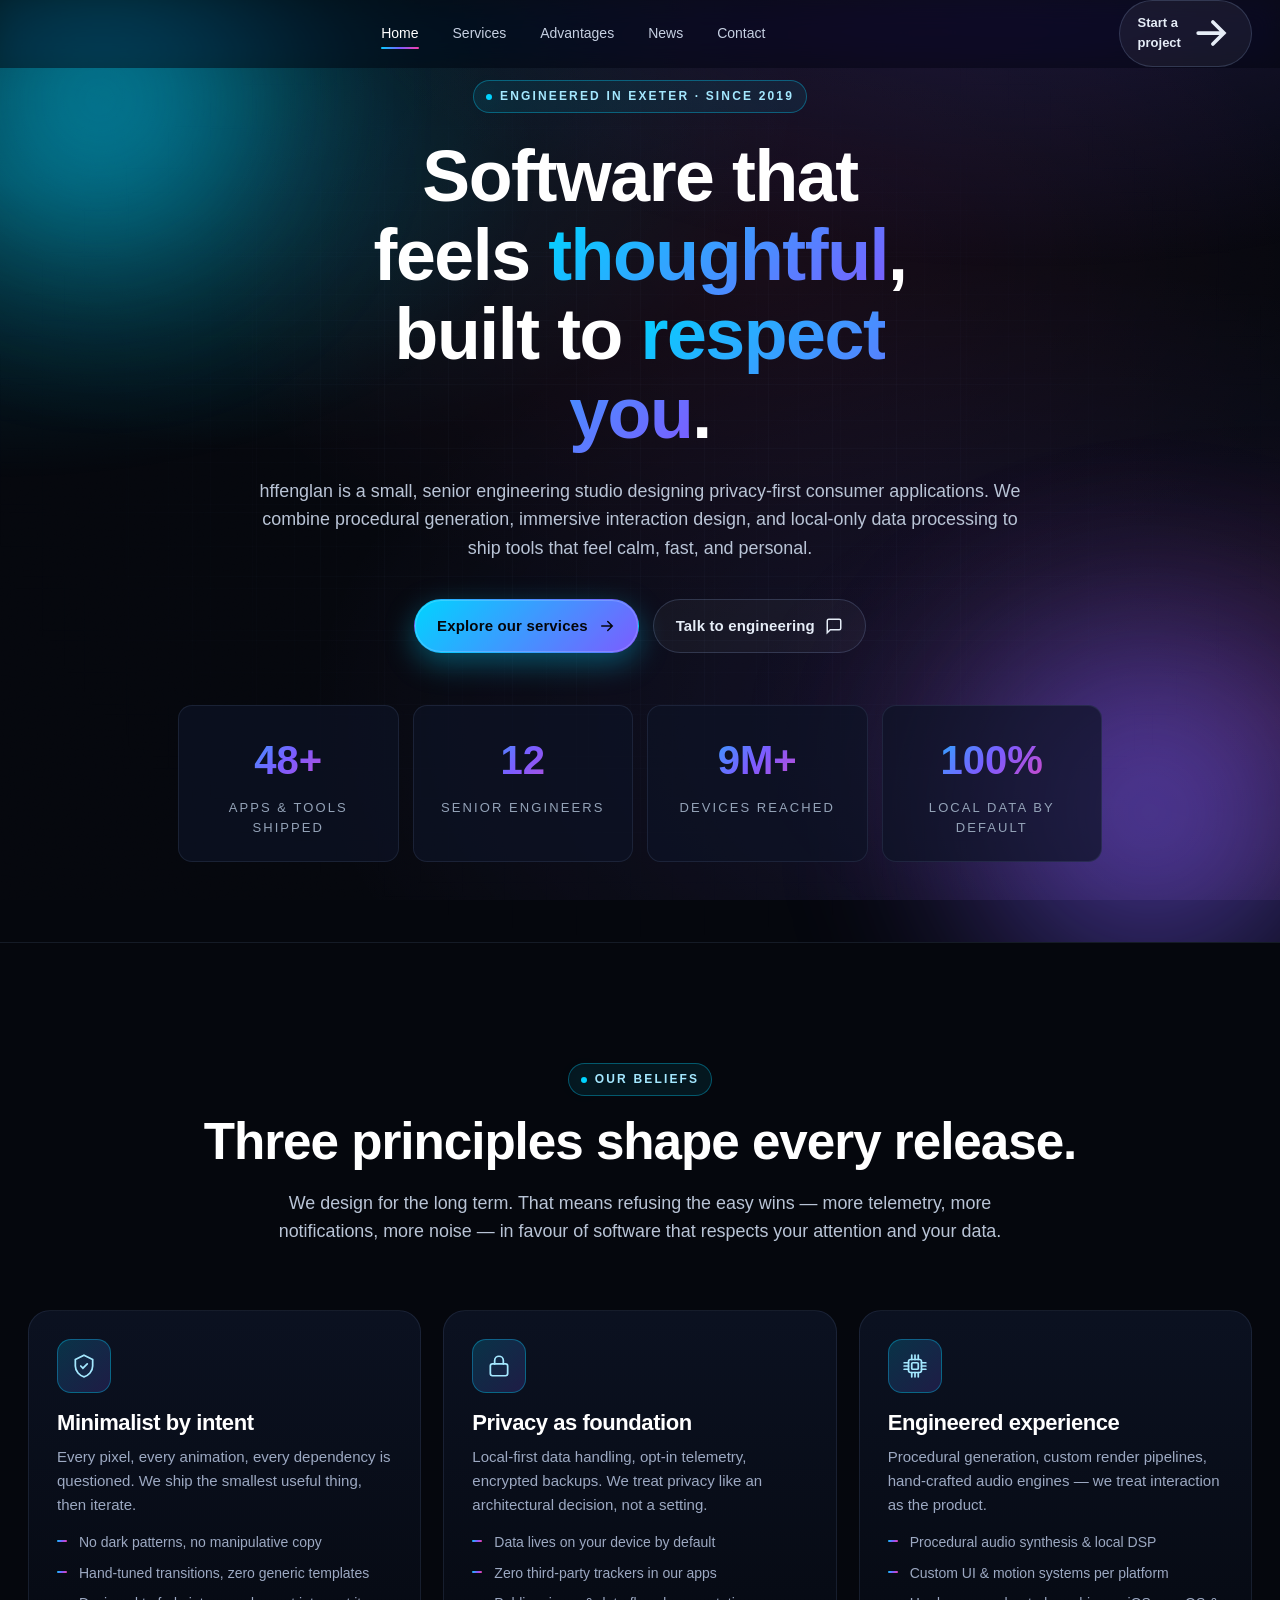
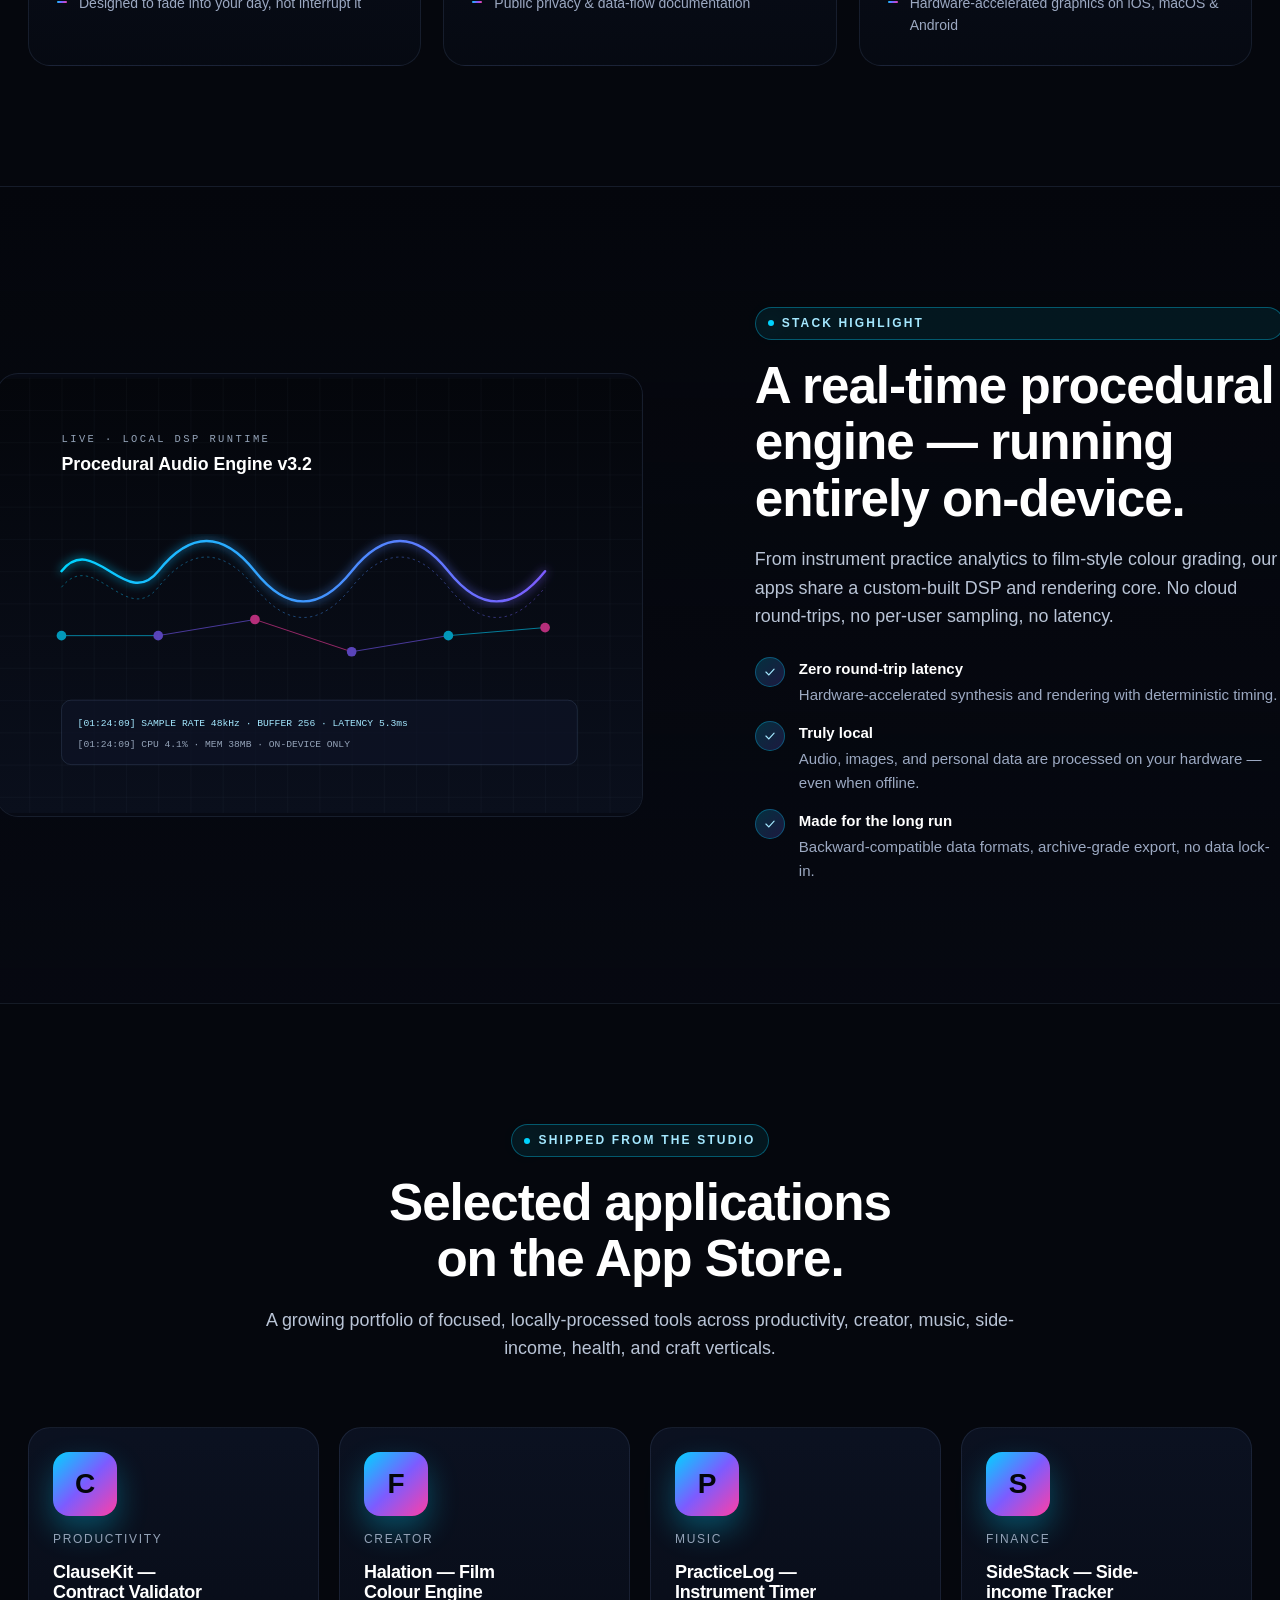
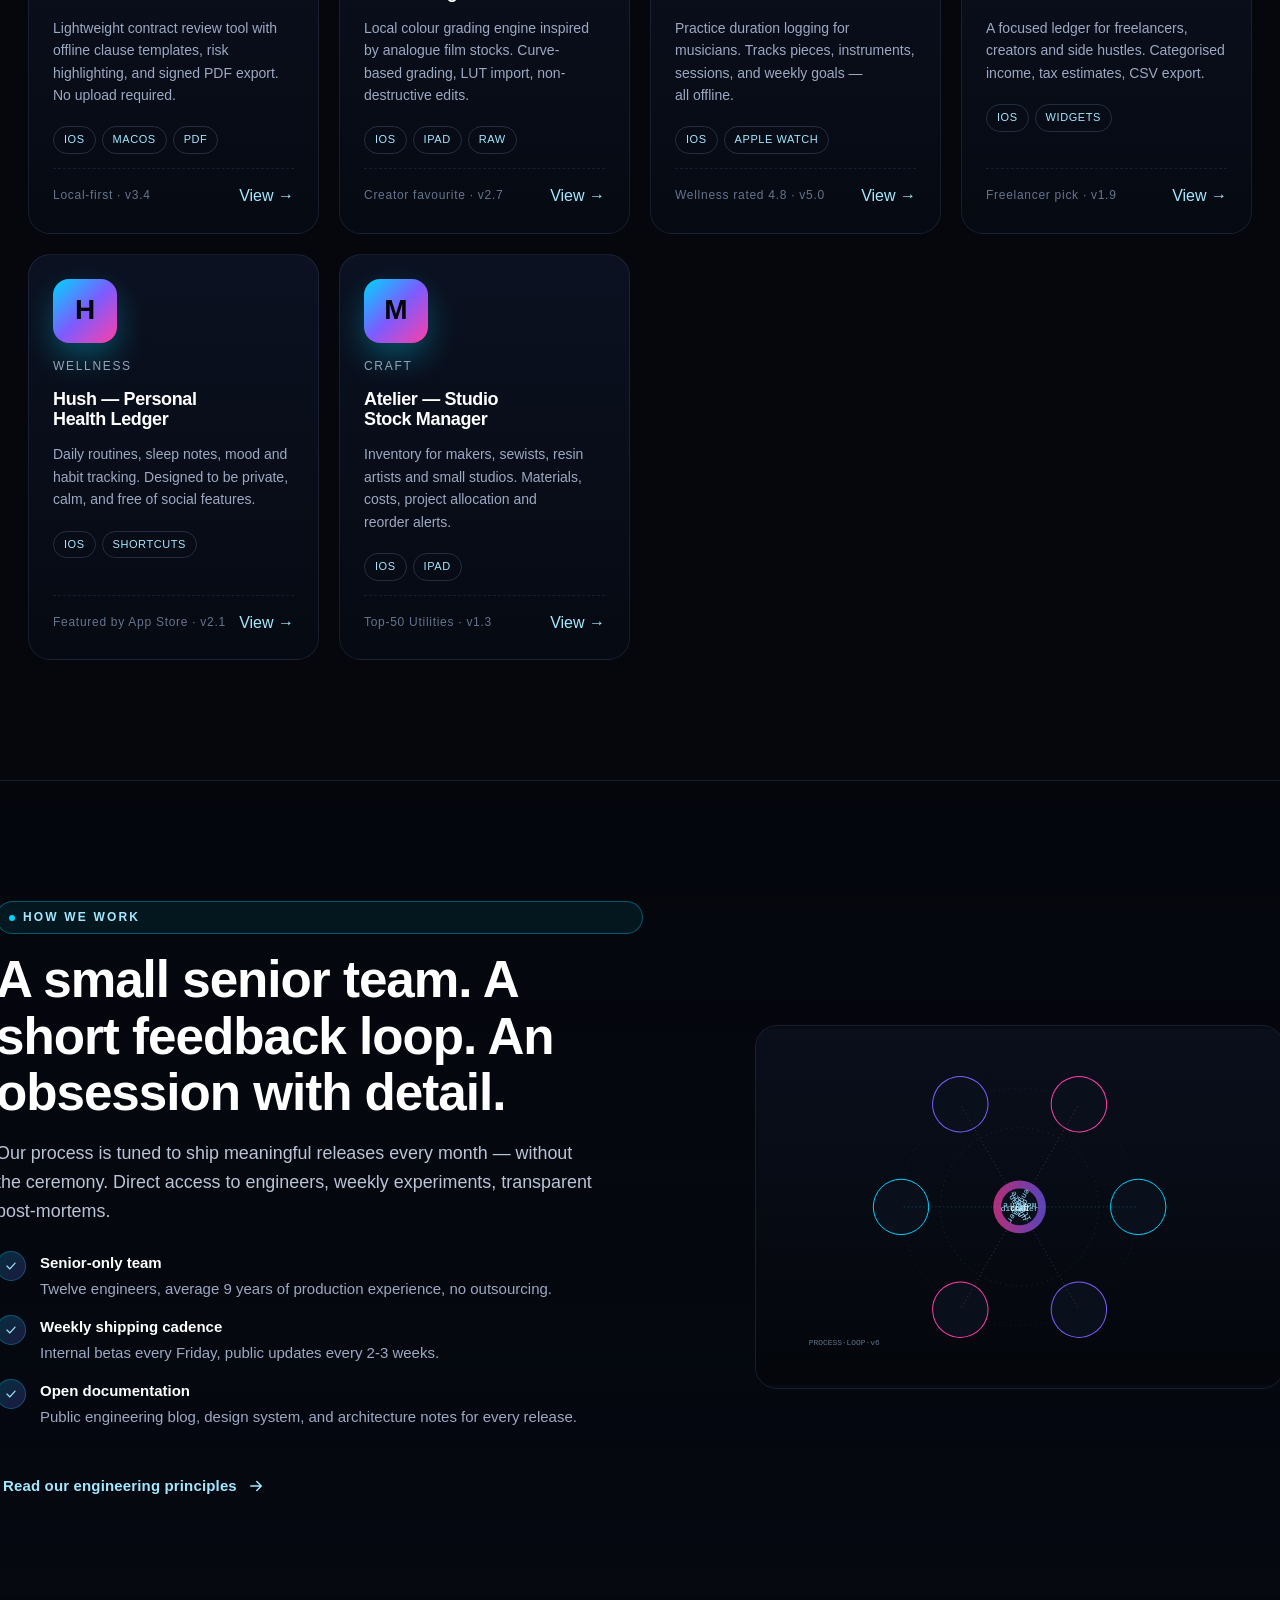
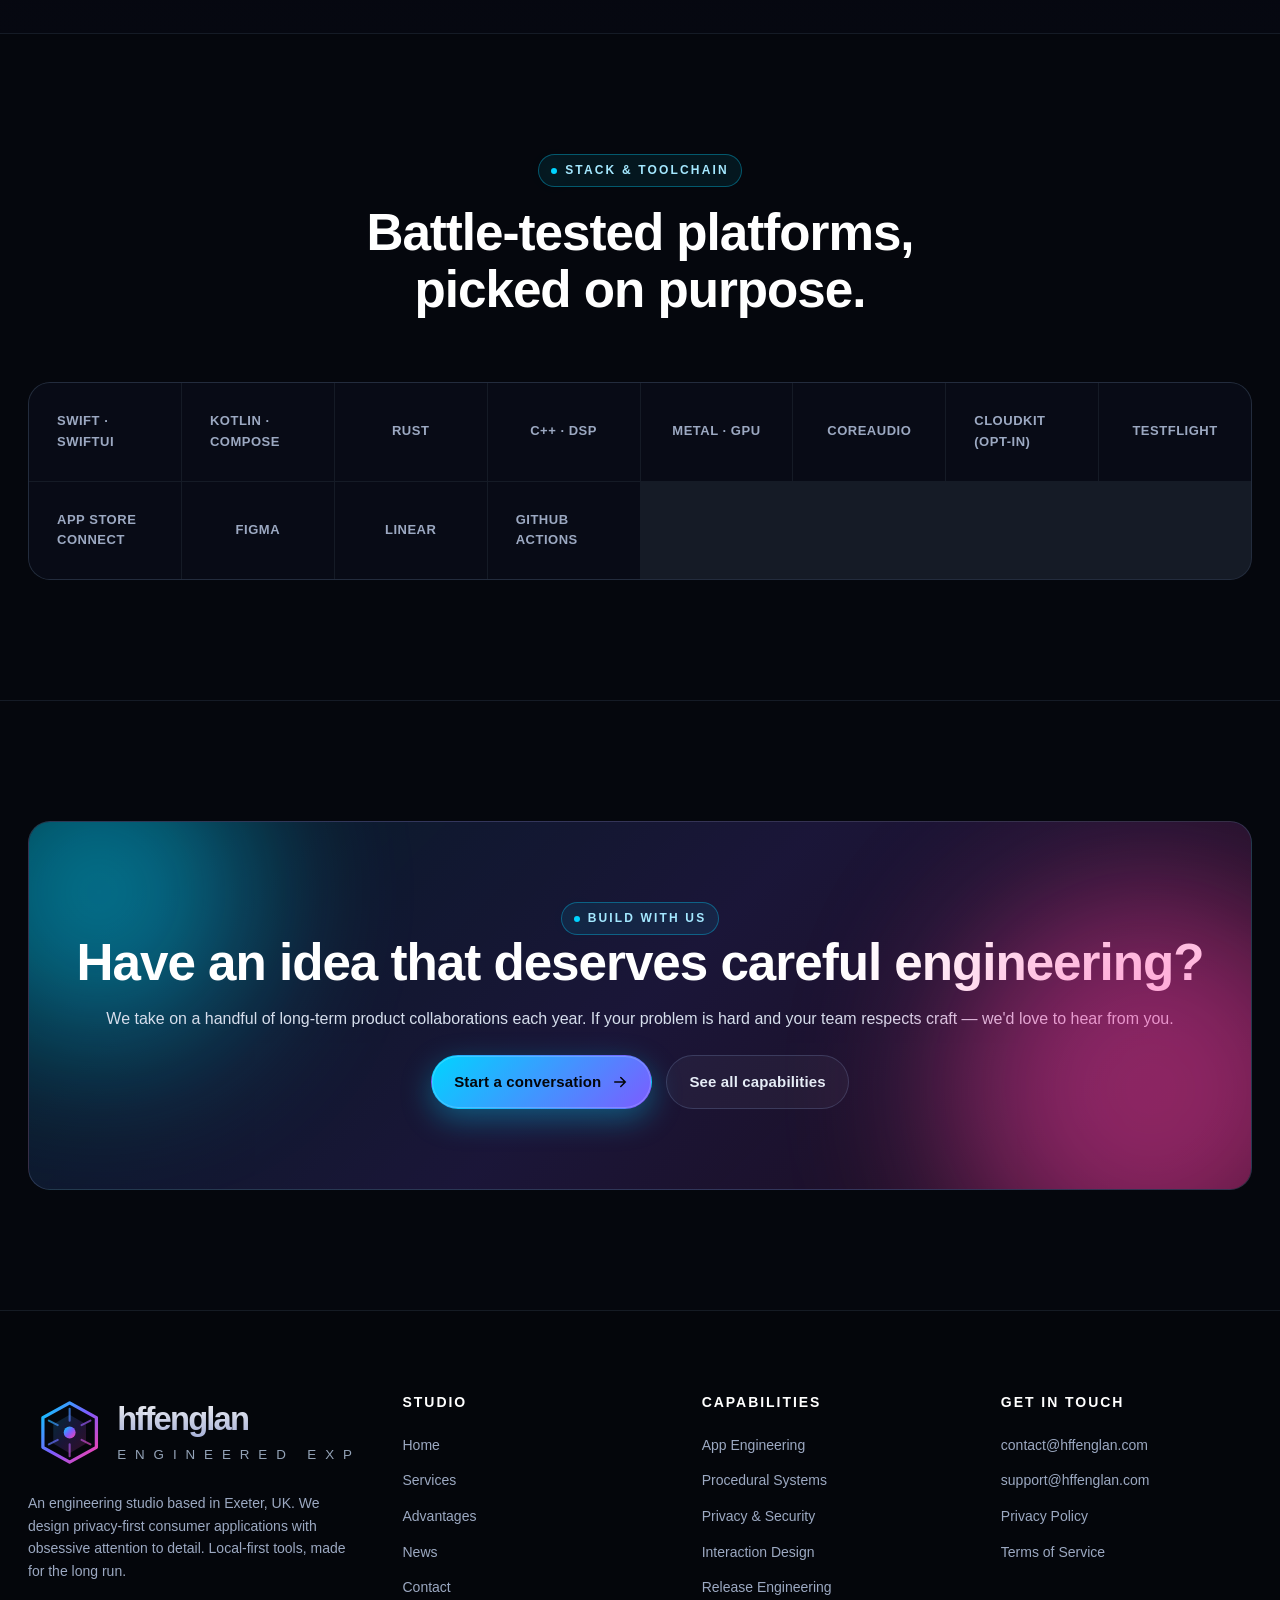
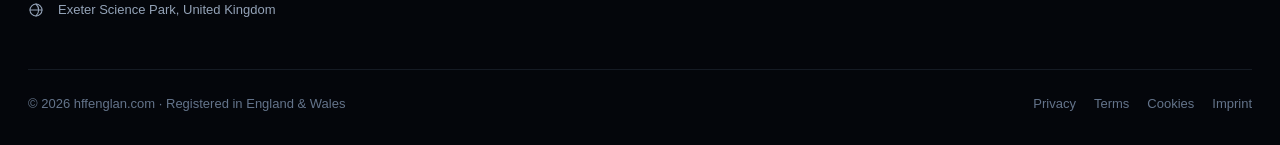
<file: index.html>
<!doctype html>
<html lang="en">
<head>
<meta charset="utf-8">
<meta name="viewport" content="width=device-width,initial-scale=1,viewport-fit=cover">
<meta name="theme-color" content="#04060b">
<title>hffenglan — Engineered Digital Experience Studio · UK</title>
<meta name="description" content="hffenglan is an engineering studio based in Exeter, UK building privacy-first, beautifully engineered consumer applications. We craft minimalist tools that prioritise data sovereignty, immersive design, and uncompromising performance.">
<meta name="keywords" content="hffenglan, mobile apps, privacy-first, UX engineering, local-first software, Exeter UK, App Store, iOS development, product studio, indie studio">
<meta name="author" content="hffenglan.com">
<meta name="robots" content="index, follow, max-snippet:-1, max-image-preview:large, max-video-preview:-1">
<link rel="canonical" href="https://hffenglan.com/">
<meta property="og:type" content="website">
<meta property="og:site_name" content="hffenglan">
<meta property="og:locale" content="en_GB">
<meta property="og:title" content="hffenglan — Engineered Digital Experience Studio">
<meta property="og:description" content="Privacy-first, locally processed digital tools. Engineered in the UK.">
<meta property="og:url" content="https://hffenglan.com/">
<meta property="og:image" content="https://hffenglan.com/images/og-cover.png">
<meta name="twitter:card" content="summary_large_image">
<meta name="twitter:title" content="hffenglan — Engineered Experience Studio">
<meta name="twitter:description" content="Privacy-first, locally processed digital tools. Engineered in the UK.">
<meta name="twitter:image" content="https://hffenglan.com/images/og-cover.png">
<link rel="icon" type="image/svg+xml" href="images/logo.svg">
<link rel="alternate icon" href="images/favicon.svg">
<link rel="stylesheet" href="css/main.css">
<link rel="stylesheet" href="css/extras.css">
<link rel="stylesheet" href="css/animations.css">
<script type="application/ld+json">
{"@context":"https://schema.org","@type":"Organization","name":"hffenglan","url":"https://hffenglan.com/","logo":"https://hffenglan.com/images/logo.svg","email":"contact@hffenglan.com","address":{"@type":"PostalAddress","streetAddress":"Exeter Science Park","addressLocality":"Exeter","addressCountry":"GB"},"sameAs":[]}
</script>
<script type="application/ld+json">
{"@context":"https://schema.org","@type":"WebSite","name":"hffenglan","url":"https://hffenglan.com/"}
</script>
</head>
<body>
<a class="skip" href="#main">Skip to content</a>

<header class="nav" role="banner">
  <div class="wrap nav__inner">
    <a class="nav__brand" href="index.html" aria-label="hffenglan home">
      <img src="images/logo.svg" alt="hffenglan" height="38">
    </a>
    <nav class="nav__menu" aria-label="Primary">
      <a href="index.html">Home</a>
      <a href="services.html">Services</a>
      <a href="advantages.html">Advantages</a>
      <a href="news.html">News</a>
      <a href="contact.html">Contact</a>
    </nav>
    <a class="nav__cta" href="contact.html">
      <span>Start a project</span>
      <svg viewBox="0 0 24 24" fill="none" stroke="currentColor" stroke-width="2" stroke-linecap="round"><path d="M5 12 H19 M13 6 L19 12 L13 18"/></svg>
    </a>
    <button class="nav__toggle" aria-label="Toggle menu" aria-expanded="false">
      <svg viewBox="0 0 24 24" fill="none" stroke="currentColor" stroke-width="2" stroke-linecap="round"><path d="M4 7 H20 M4 12 H20 M4 17 H20"/></svg>
    </button>
  </div>
</header>

<main id="main">

<!-- HERO -->
<section class="hero" aria-label="Introduction">
  <div class="hero__bg" aria-hidden="true"></div>
  <div class="hero__grid" aria-hidden="true"></div>
  <div class="wrap hero__inner">
    <span class="eyebrow">Engineered in Exeter · Since 2019</span>
    <h1>Software that feels <span class="grad">thoughtful</span>,<br>built to <span class="grad">respect you</span>.</h1>
    <p class="lead">hffenglan is a small, senior engineering studio designing privacy-first consumer applications. We combine procedural generation, immersive interaction design, and local-only data processing to ship tools that feel calm, fast, and personal.</p>
    <div class="hero__cta">
      <a class="btn btn--primary shine" href="services.html">Explore our services
        <svg viewBox="0 0 24 24" fill="none" stroke="currentColor" stroke-width="2" stroke-linecap="round"><path d="M5 12 H19 M13 6 L19 12 L13 18"/></svg>
      </a>
      <a class="btn btn--ghost" href="contact.html">Talk to engineering
        <svg viewBox="0 0 24 24" fill="none" stroke="currentColor" stroke-width="2" stroke-linecap="round"><path d="M21 15 C21 16 20 17 19 17 H7 L3 21 V5 C3 4 4 3 5 3 H19 C20 3 21 4 21 5 Z"/></svg>
      </a>
    </div>

    <div class="stats" data-stagger>
      <div class="stat tilt">
        <div class="stat__num"><span data-count="48" data-suffix="+">0</span></div>
        <div class="stat__label">Apps &amp; tools shipped</div>
      </div>
      <div class="stat tilt">
        <div class="stat__num"><span data-count="12" data-suffix="">0</span></div>
        <div class="stat__label">Senior engineers</div>
      </div>
      <div class="stat tilt">
        <div class="stat__num"><span data-count="9" data-suffix="M+">0</span></div>
        <div class="stat__label">Devices reached</div>
      </div>
      <div class="stat tilt">
        <div class="stat__num"><span data-count="100" data-suffix="%">0</span></div>
        <div class="stat__label">Local data by default</div>
      </div>
    </div>
  </div>
</section>

<!-- ========== PILLARS ========== -->
<section class="section">
  <div class="wrap">
    <div class="section__head reveal">
      <span class="eyebrow">Our Beliefs</span>
      <h2>Three principles shape every release.</h2>
      <p class="lead">We design for the long term. That means refusing the easy wins — more telemetry, more notifications, more noise — in favour of software that respects your attention and your data.</p>
    </div>
    <div class="cards" data-stagger>
      <article class="card tilt">
        <div class="card__icon">
          <svg viewBox="0 0 24 24" fill="none" stroke="currentColor" stroke-width="1.6" stroke-linecap="round"><path d="M12 2 L20 6 V12 C20 17 16 21 12 22 C8 21 4 17 4 12 V6 Z"/><path d="M9 12 L11 14 L15 10"/></svg>
        </div>
        <h3>Minimalist by intent</h3>
        <p>Every pixel, every animation, every dependency is questioned. We ship the smallest useful thing, then iterate.</p>
        <ul>
          <li>No dark patterns, no manipulative copy</li>
          <li>Hand-tuned transitions, zero generic templates</li>
          <li>Designed to fade into your day, not interrupt it</li>
        </ul>
      </article>
      <article class="card tilt">
        <div class="card__icon">
          <svg viewBox="0 0 24 24" fill="none" stroke="currentColor" stroke-width="1.6" stroke-linecap="round"><rect x="4" y="10" width="16" height="11" rx="2"/><path d="M8 10 V7 C8 4.5 10 3 12 3 C14 3 16 4.5 16 7 V10"/></svg>
        </div>
        <h3>Privacy as foundation</h3>
        <p>Local-first data handling, opt-in telemetry, encrypted backups. We treat privacy like an architectural decision, not a setting.</p>
        <ul>
          <li>Data lives on your device by default</li>
          <li>Zero third-party trackers in our apps</li>
          <li>Public privacy &amp; data-flow documentation</li>
        </ul>
      </article>
      <article class="card tilt">
        <div class="card__icon">
          <svg viewBox="0 0 24 24" fill="none" stroke="currentColor" stroke-width="1.6" stroke-linecap="round"><rect x="6" y="6" width="12" height="12" rx="2"/><rect x="9" y="9" width="6" height="6" rx="1"/><path d="M9 2 V6 M12 2 V6 M15 2 V6 M9 18 V22 M12 18 V22 M15 18 V22 M2 9 H6 M2 12 H6 M2 15 H6 M18 9 H22 M18 12 H22 M18 15 H22"/></svg>
        </div>
        <h3>Engineered experience</h3>
        <p>Procedural generation, custom render pipelines, hand-crafted audio engines — we treat interaction as the product.</p>
        <ul>
          <li>Procedural audio synthesis &amp; local DSP</li>
          <li>Custom UI &amp; motion systems per platform</li>
          <li>Hardware-accelerated graphics on iOS, macOS &amp; Android</li>
        </ul>
      </article>
    </div>
  </div>
</section>

<!-- FEATURED APP SHOWCASE -->
<section class="section section--dark">
  <div class="wrap">
    <div class="split">
      <div class="split__media reveal--left">
        <svg viewBox="0 0 800 540" xmlns="http://www.w3.org/2000/svg" role="img" aria-label="Procedural waveform visualisation">
          <defs>
            <linearGradient id="g1" x1="0" x2="1"><stop offset="0" stop-color="#00d4ff"/><stop offset="1" stop-color="#7c5cff"/></linearGradient>
            <linearGradient id="g2" x1="0" x2="0" y1="0" y2="1"><stop offset="0" stop-color="#04060b"/><stop offset="1" stop-color="#0a0f1c"/></linearGradient>
            <pattern id="grid2" width="40" height="40" patternUnits="userSpaceOnUse"><path d="M40 0 H0 V40" fill="none" stroke="rgba(140,170,220,.08)" stroke-width="1"/></pattern>
            <filter id="glow"><feGaussianBlur stdDeviation="6" result="b"/><feMerge><feMergeNode in="b"/><feMergeNode in="SourceGraphic"/></feMerge></filter>
          </defs>
          <rect width="800" height="540" fill="url(#g2)"/>
          <rect width="800" height="540" fill="url(#grid2)"/>
          <g transform="translate(80 80)">
            <text font-family="JetBrains Mono, monospace" font-size="13" fill="#94a3b8" letter-spacing="3">LIVE · LOCAL DSP RUNTIME</text>
            <text x="0" y="34" font-family="-apple-system,sans-serif" font-size="22" fill="#fff" font-weight="700">Procedural Audio Engine v3.2</text>
          </g>
          <g transform="translate(80 180)" filter="url(#glow)">
            <path d="M0 60 C40 10 80 110 120 60 S200 10 240 60 S320 110 360 60 S440 10 480 60 S560 110 600 60" fill="none" stroke="url(#g1)" stroke-width="3" stroke-linecap="round"/>
          </g>
          <g transform="translate(80 200)" opacity=".5">
            <path d="M0 60 C40 10 80 110 120 60 S200 10 240 60 S320 110 360 60 S440 10 480 60 S560 110 600 60" fill="none" stroke="url(#g1)" stroke-width="1" stroke-dasharray="3 4"/>
          </g>
          <g transform="translate(80 280)" opacity=".7">
            <circle cx="0" cy="40" r="6" fill="#00d4ff"/><line x1="0" y1="40" x2="120" y2="40" stroke="#00d4ff" stroke-width="1"/>
            <circle cx="120" cy="40" r="6" fill="#7c5cff"/><line x1="120" y1="40" x2="240" y2="20" stroke="#7c5cff" stroke-width="1"/>
            <circle cx="240" cy="20" r="6" fill="#ff3ea5"/><line x1="240" y1="20" x2="360" y2="60" stroke="#ff3ea5" stroke-width="1"/>
            <circle cx="360" cy="60" r="6" fill="#7c5cff"/><line x1="360" y1="60" x2="480" y2="40" stroke="#7c5cff" stroke-width="1"/>
            <circle cx="480" cy="40" r="6" fill="#00d4ff"/><line x1="480" y1="40" x2="600" y2="30" stroke="#00d4ff" stroke-width="1"/>
            <circle cx="600" cy="30" r="6" fill="#ff3ea5"/>
          </g>
          <g transform="translate(80 400)">
            <rect width="640" height="80" rx="12" fill="rgba(13,19,37,.7)" stroke="rgba(140,170,220,.18)"/>
            <text x="20" y="32" font-family="JetBrains Mono, monospace" font-size="12" fill="#a4e8ff">[01:24:09] SAMPLE RATE 48kHz · BUFFER 256 · LATENCY 5.3ms</text>
            <text x="20" y="58" font-family="JetBrains Mono, monospace" font-size="12" fill="#94a3b8">[01:24:09] CPU 4.1% · MEM 38MB · ON-DEVICE ONLY</text>
          </g>
        </svg>
      </div>
      <div class="split__copy reveal--right">
        <span class="eyebrow">Stack Highlight</span>
        <h2>A real-time procedural engine — running entirely on-device.</h2>
        <p class="lead">From instrument practice analytics to film-style colour grading, our apps share a custom-built DSP and rendering core. No cloud round-trips, no per-user sampling, no latency.</p>
        <ul>
          <li>
            <span class="dot"><svg viewBox="0 0 24 24" fill="none" stroke="currentColor" stroke-width="2" stroke-linecap="round"><path d="M5 12 L10 17 L19 7"/></svg></span>
            <span><b>Zero round-trip latency</b>Hardware-accelerated synthesis and rendering with deterministic timing.</span>
          </li>
          <li>
            <span class="dot"><svg viewBox="0 0 24 24" fill="none" stroke="currentColor" stroke-width="2" stroke-linecap="round"><path d="M5 12 L10 17 L19 7"/></svg></span>
            <span><b>Truly local</b>Audio, images, and personal data are processed on your hardware — even when offline.</span>
          </li>
          <li>
            <span class="dot"><svg viewBox="0 0 24 24" fill="none" stroke="currentColor" stroke-width="2" stroke-linecap="round"><path d="M5 12 L10 17 L19 7"/></svg></span>
            <span><b>Made for the long run</b>Backward-compatible data formats, archive-grade export, no data lock-in.</span>
          </li>
        </ul>
      </div>
    </div>
  </div>
</section>

<!-- FEATURED APPS -->
<section class="section">
  <div class="wrap">
    <div class="section__head reveal">
      <span class="eyebrow">Shipped from the studio</span>
      <h2>Selected applications on the App Store.</h2>
      <p class="lead">A growing portfolio of focused, locally-processed tools across productivity, creator, music, side-income, health, and craft verticals.</p>
    </div>
    <div class="apps" data-stagger>
      <a class="app tilt" href="services.html#contract">
        <div class="app__icon">C</div>
        <span class="app__cat">Productivity</span>
        <h4>ClauseKit — Contract Validator</h4>
        <p class="app__desc">Lightweight contract review tool with offline clause templates, risk highlighting, and signed PDF export. No upload required.</p>
        <div class="app__tags"><span>iOS</span><span>macOS</span><span>PDF</span></div>
        <div class="app__row"><small>Local-first · v3.4</small><span style="color:#a4e8ff">View →</span></div>
      </a>
      <a class="app tilt" href="services.html#film">
        <div class="app__icon">F</div>
        <span class="app__cat">Creator</span>
        <h4>Halation — Film Colour Engine</h4>
        <p class="app__desc">Local colour grading engine inspired by analogue film stocks. Curve-based grading, LUT import, non-destructive edits.</p>
        <div class="app__tags"><span>iOS</span><span>iPad</span><span>RAW</span></div>
        <div class="app__row"><small>Creator favourite · v2.7</small><span style="color:#a4e8ff">View →</span></div>
      </a>
      <a class="app tilt" href="services.html#practice">
        <div class="app__icon">P</div>
        <span class="app__cat">Music</span>
        <h4>PracticeLog — Instrument Timer</h4>
        <p class="app__desc">Practice duration logging for musicians. Tracks pieces, instruments, sessions, and weekly goals — all offline.</p>
        <div class="app__tags"><span>iOS</span><span>Apple Watch</span></div>
        <div class="app__row"><small>Wellness rated 4.8 · v5.0</small><span style="color:#a4e8ff">View →</span></div>
      </a>
      <a class="app tilt" href="services.html#income">
        <div class="app__icon">S</div>
        <span class="app__cat">Finance</span>
        <h4>SideStack — Side-income Tracker</h4>
        <p class="app__desc">A focused ledger for freelancers, creators and side hustles. Categorised income, tax estimates, CSV export.</p>
        <div class="app__tags"><span>iOS</span><span>Widgets</span></div>
        <div class="app__row"><small>Freelancer pick · v1.9</small><span style="color:#a4e8ff">View →</span></div>
      </a>
      <a class="app tilt" href="services.html#sleep">
        <div class="app__icon">H</div>
        <span class="app__cat">Wellness</span>
        <h4>Hush — Personal Health Ledger</h4>
        <p class="app__desc">Daily routines, sleep notes, mood and habit tracking. Designed to be private, calm, and free of social features.</p>
        <div class="app__tags"><span>iOS</span><span>Shortcuts</span></div>
        <div class="app__row"><small>Featured by App Store · v2.1</small><span style="color:#a4e8ff">View →</span></div>
      </a>
      <a class="app tilt" href="services.html#craft">
        <div class="app__icon">M</div>
        <span class="app__cat">Craft</span>
        <h4>Atelier — Studio Stock Manager</h4>
        <p class="app__desc">Inventory for makers, sewists, resin artists and small studios. Materials, costs, project allocation and reorder alerts.</p>
        <div class="app__tags"><span>iOS</span><span>iPad</span></div>
        <div class="app__row"><small>Top-50 Utilities · v1.3</small><span style="color:#a4e8ff">View →</span></div>
      </a>
    </div>
  </div>
</section>

<!-- TECH STACK / RESPONSIVE HERO COLLAGE -->
<section class="section section--dark">
  <div class="wrap">
    <div class="split split--reverse">
      <div class="split__media reveal--right">
        <svg viewBox="0 0 800 540" xmlns="http://www.w3.org/2000/svg" role="img" aria-label="Engineering process diagram">
          <defs>
            <linearGradient id="g3" x1="0" x2="1"><stop offset="0" stop-color="#ff3ea5"/><stop offset="1" stop-color="#7c5cff"/></linearGradient>
            <linearGradient id="g4" x1="0" x2="0" y1="0" y2="1"><stop offset="0" stop-color="#0a0f1c"/><stop offset="1" stop-color="#04060b"/></linearGradient>
          </defs>
          <rect width="800" height="540" fill="url(#g4)"/>
          <g transform="translate(400 270)">
            <circle r="180" fill="none" stroke="rgba(140,170,220,.14)" stroke-dasharray="2 6"/>
            <circle r="120" fill="none" stroke="rgba(140,170,220,.20)" stroke-dasharray="2 6"/>
            <g>
              <circle r="40" fill="url(#g3)" opacity=".7"/>
              <circle r="28" fill="#0a0f1c"/>
              <text text-anchor="middle" dy="6" font-family="-apple-system,sans-serif" font-size="13" font-weight="600" fill="#fff">craft</text>
            </g>
            <g transform="rotate(0)"><circle cx="180" cy="0" r="42" fill="#0a0f1c" stroke="#00d4ff" stroke-width="1.5"/><text text-anchor="middle" dy="6" font-family="JetBrains Mono, monospace" font-size="12" fill="#a4e8ff">discover</text></g>
            <g transform="rotate(60)"><circle cx="180" cy="0" r="42" fill="#0a0f1c" stroke="#7c5cff" stroke-width="1.5"/><text text-anchor="middle" dy="6" font-family="JetBrains Mono, monospace" font-size="12" fill="#a4e8ff">design</text></g>
            <g transform="rotate(120)"><circle cx="180" cy="0" r="42" fill="#0a0f1c" stroke="#ff3ea5" stroke-width="1.5"/><text text-anchor="middle" dy="6" font-family="JetBrains Mono, monospace" font-size="12" fill="#a4e8ff">engineer</text></g>
            <g transform="rotate(180)"><circle cx="180" cy="0" r="42" fill="#0a0f1c" stroke="#00d4ff" stroke-width="1.5"/><text text-anchor="middle" dy="6" font-family="JetBrains Mono, monospace" font-size="12" fill="#a4e8ff">measure</text></g>
            <g transform="rotate(240)"><circle cx="180" cy="0" r="42" fill="#0a0f1c" stroke="#7c5cff" stroke-width="1.5"/><text text-anchor="middle" dy="6" font-family="JetBrains Mono, monospace" font-size="12" fill="#a4e8ff">iterate</text></g>
            <g transform="rotate(300)"><circle cx="180" cy="0" r="42" fill="#0a0f1c" stroke="#ff3ea5" stroke-width="1.5"/><text text-anchor="middle" dy="6" font-family="JetBrains Mono, monospace" font-size="12" fill="#a4e8ff">ship</text></g>
            <line x1="0" y1="0" x2="180" y2="0" stroke="rgba(0,212,255,.4)" stroke-dasharray="2 4"/>
            <line x1="0" y1="0" x2="180" y2="0" stroke="rgba(124,92,255,.4)" stroke-dasharray="2 4" transform="rotate(60)"/>
            <line x1="0" y1="0" x2="180" y2="0" stroke="rgba(255,62,165,.4)" stroke-dasharray="2 4" transform="rotate(120)"/>
            <line x1="0" y1="0" x2="180" y2="0" stroke="rgba(0,212,255,.4)" stroke-dasharray="2 4" transform="rotate(180)"/>
            <line x1="0" y1="0" x2="180" y2="0" stroke="rgba(124,92,255,.4)" stroke-dasharray="2 4" transform="rotate(240)"/>
            <line x1="0" y1="0" x2="180" y2="0" stroke="rgba(255,62,165,.4)" stroke-dasharray="2 4" transform="rotate(300)"/>
          </g>
          <g transform="translate(80 480)">
            <text font-family="JetBrains Mono, monospace" font-size="12" fill="#64748b">PROCESS·LOOP·v6</text>
          </g>
        </svg>
      </div>
      <div class="split__copy reveal--left">
        <span class="eyebrow">How we work</span>
        <h2>A small senior team. A short feedback loop. An obsession with detail.</h2>
        <p class="lead">Our process is tuned to ship meaningful releases every month — without the ceremony. Direct access to engineers, weekly experiments, transparent post-mortems.</p>
        <ul>
          <li>
            <span class="dot"><svg viewBox="0 0 24 24" fill="none" stroke="currentColor" stroke-width="2" stroke-linecap="round"><path d="M5 12 L10 17 L19 7"/></svg></span>
            <span><b>Senior-only team</b>Twelve engineers, average 9 years of production experience, no outsourcing.</span>
          </li>
          <li>
            <span class="dot"><svg viewBox="0 0 24 24" fill="none" stroke="currentColor" stroke-width="2" stroke-linecap="round"><path d="M5 12 L10 17 L19 7"/></svg></span>
            <span><b>Weekly shipping cadence</b>Internal betas every Friday, public updates every 2-3 weeks.</span>
          </li>
          <li>
            <span class="dot"><svg viewBox="0 0 24 24" fill="none" stroke="currentColor" stroke-width="2" stroke-linecap="round"><path d="M5 12 L10 17 L19 7"/></svg></span>
            <span><b>Open documentation</b>Public engineering blog, design system, and architecture notes for every release.</span>
          </li>
        </ul>
        <div style="margin-top:12px">
          <a class="btn btn--text" href="advantages.html">Read our engineering principles
            <svg viewBox="0 0 24 24" fill="none" stroke="currentColor" stroke-width="2" stroke-linecap="round"><path d="M5 12 H19 M13 6 L19 12 L13 18"/></svg>
          </a>
        </div>
      </div>
    </div>
  </div>
</section>

<!-- TECH LOGOS -->
<section class="section">
  <div class="wrap">
    <div class="section__head reveal">
      <span class="eyebrow">Stack &amp; Toolchain</span>
      <h2>Battle-tested platforms, picked on purpose.</h2>
    </div>
    <div class="logos" data-stagger>
      <div class="logos__cell">Swift · SwiftUI</div>
      <div class="logos__cell">Kotlin · Compose</div>
      <div class="logos__cell">Rust</div>
      <div class="logos__cell">C++ · DSP</div>
      <div class="logos__cell">Metal · GPU</div>
      <div class="logos__cell">CoreAudio</div>
      <div class="logos__cell">CloudKit (opt-in)</div>
      <div class="logos__cell">TestFlight</div>
      <div class="logos__cell">App Store Connect</div>
      <div class="logos__cell">Figma</div>
      <div class="logos__cell">Linear</div>
      <div class="logos__cell">GitHub Actions</div>
    </div>
  </div>
</section>

<!-- CTA -->
<section class="section">
  <div class="wrap">
    <div class="cta reveal">
      <span class="eyebrow">Build with us</span>
      <h2>Have an idea that deserves careful engineering?</h2>
      <p>We take on a handful of long-term product collaborations each year. If your problem is hard and your team respects craft — we'd love to hear from you.</p>
      <div class="hero__cta">
        <a class="btn btn--primary shine" href="contact.html">Start a conversation
          <svg viewBox="0 0 24 24" fill="none" stroke="currentColor" stroke-width="2" stroke-linecap="round"><path d="M5 12 H19 M13 6 L19 12 L13 18"/></svg>
        </a>
        <a class="btn btn--ghost" href="services.html">See all capabilities</a>
      </div>
    </div>
  </div>
</section>

</main>

<!-- FOOTER -->
<footer class="footer">
  <div class="wrap">
    <div class="footer__top">
      <div class="footer__brand">
        <img src="images/logo.svg" alt="hffenglan" height="38">
        <p>An engineering studio based in Exeter, UK. We design privacy-first consumer applications with obsessive attention to detail. Local-first tools, made for the long run.</p>
        <div style="display:flex;gap:14px;align-items:center;color:#94a3b8;font-size:13px">
          <svg width="16" height="16" viewBox="0 0 24 24" fill="none" stroke="currentColor" stroke-width="1.6" stroke-linecap="round"><circle cx="12" cy="12" r="9"/><path d="M3 12 H21 M12 3 C15 6 16 9 16 12 C16 15 15 18 12 21"/></svg>
          Exeter Science Park, United Kingdom
        </div>
      </div>
      <div class="footer__col">
        <h5>Studio</h5>
        <ul>
          <li><a href="index.html">Home</a></li>
          <li><a href="services.html">Services</a></li>
          <li><a href="advantages.html">Advantages</a></li>
          <li><a href="news.html">News</a></li>
          <li><a href="contact.html">Contact</a></li>
        </ul>
      </div>
      <div class="footer__col">
        <h5>Capabilities</h5>
        <ul>
          <li><a href="services.html#engineering">App Engineering</a></li>
          <li><a href="services.html#procedural">Procedural Systems</a></li>
          <li><a href="services.html#privacy">Privacy &amp; Security</a></li>
          <li><a href="services.html#design">Interaction Design</a></li>
          <li><a href="services.html#release">Release Engineering</a></li>
        </ul>
      </div>
      <div class="footer__col">
        <h5>Get in touch</h5>
        <ul>
          <li><a href="mailto:contact@hffenglan.com">contact@hffenglan.com</a></li>
          <li><a href="mailto:support@hffenglan.com">support@hffenglan.com</a></li>
          <li><a href="privacy-policy.html">Privacy Policy</a></li>
          <li><a href="terms-of-service.html">Terms of Service</a></li>
        </ul>
      </div>
    </div>
    <div class="footer__bottom">
      <div>© <span data-year>2026</span> hffenglan.com · Registered in England &amp; Wales</div>
      <div class="footer__legal">
        <a href="privacy-policy.html">Privacy</a>
        <a href="terms-of-service.html">Terms</a>
        <a href="privacy-policy.html#cookies">Cookies</a>
        <a href="contact.html">Imprint</a>
      </div>
    </div>
  </div>
</footer>

<script src="js/main.js" defer></script>
<script src="js/animations.js" defer></script>
</body>
</html>
</file>
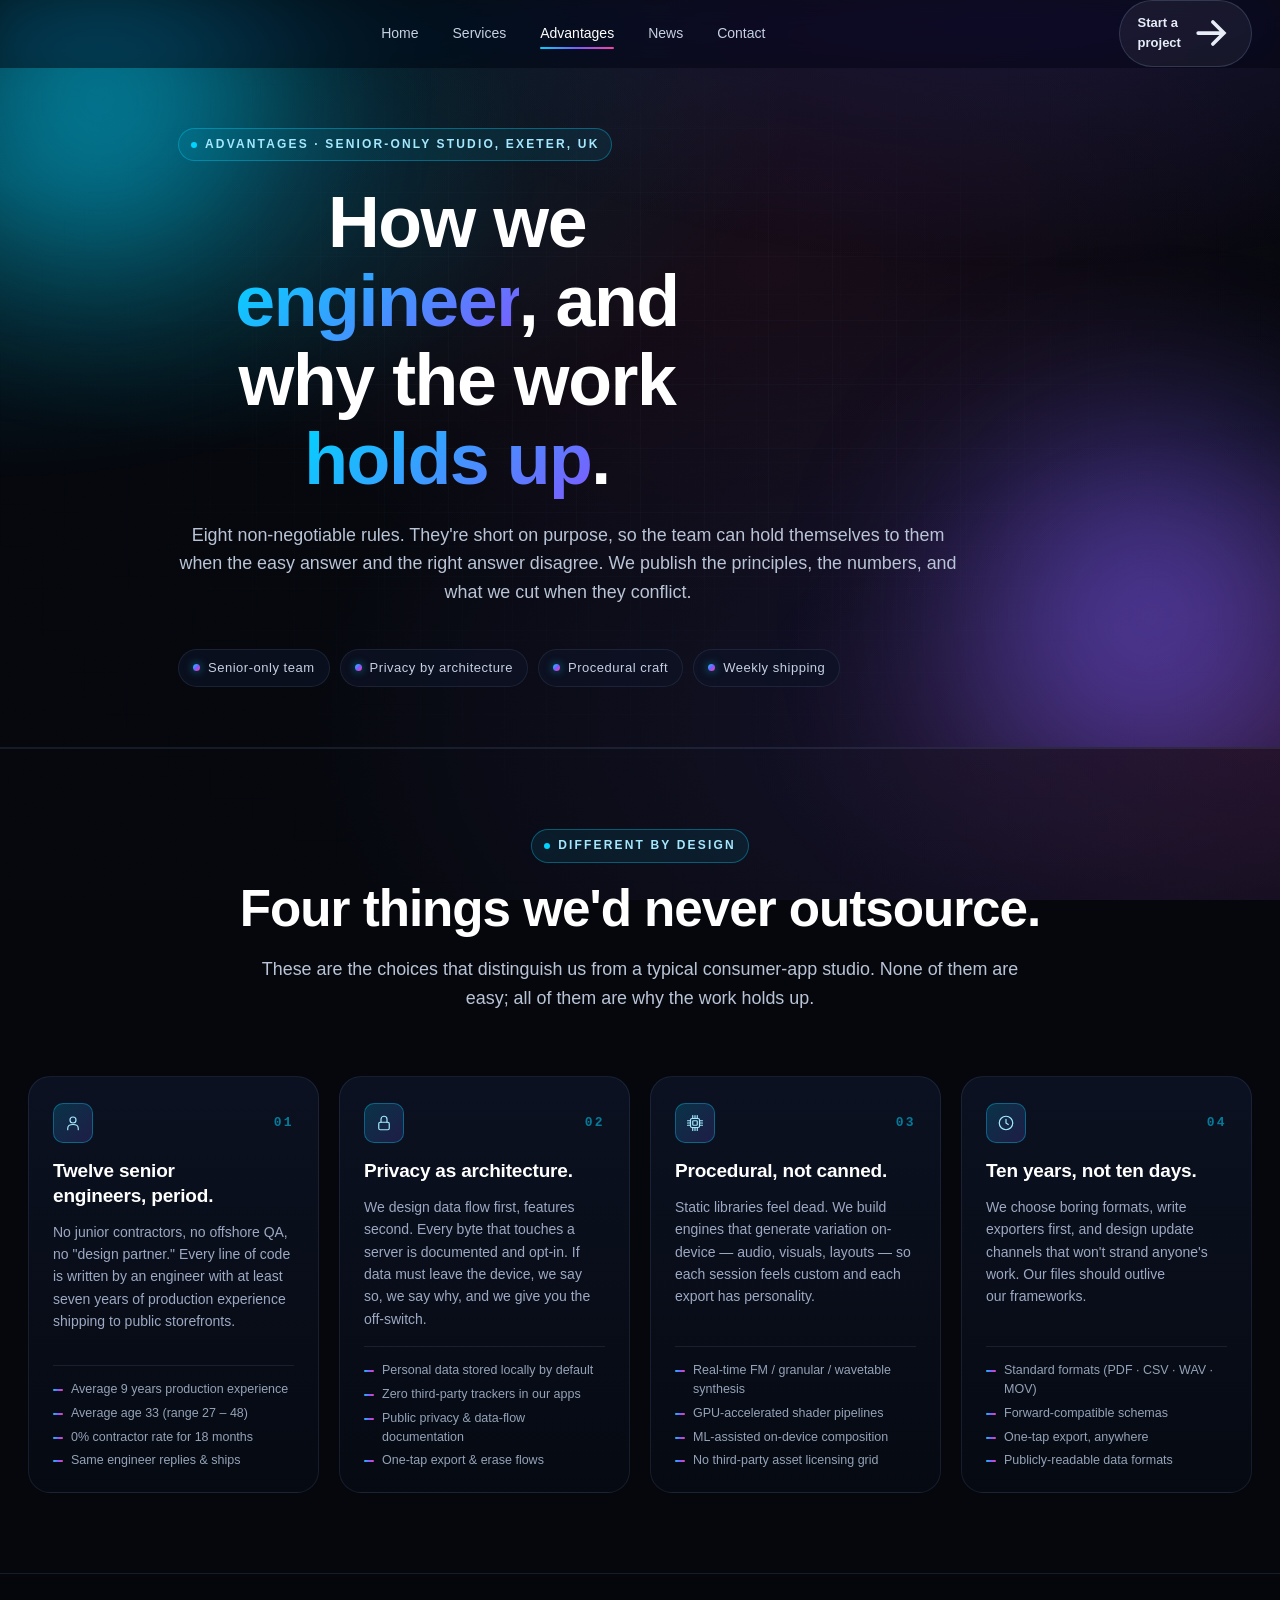
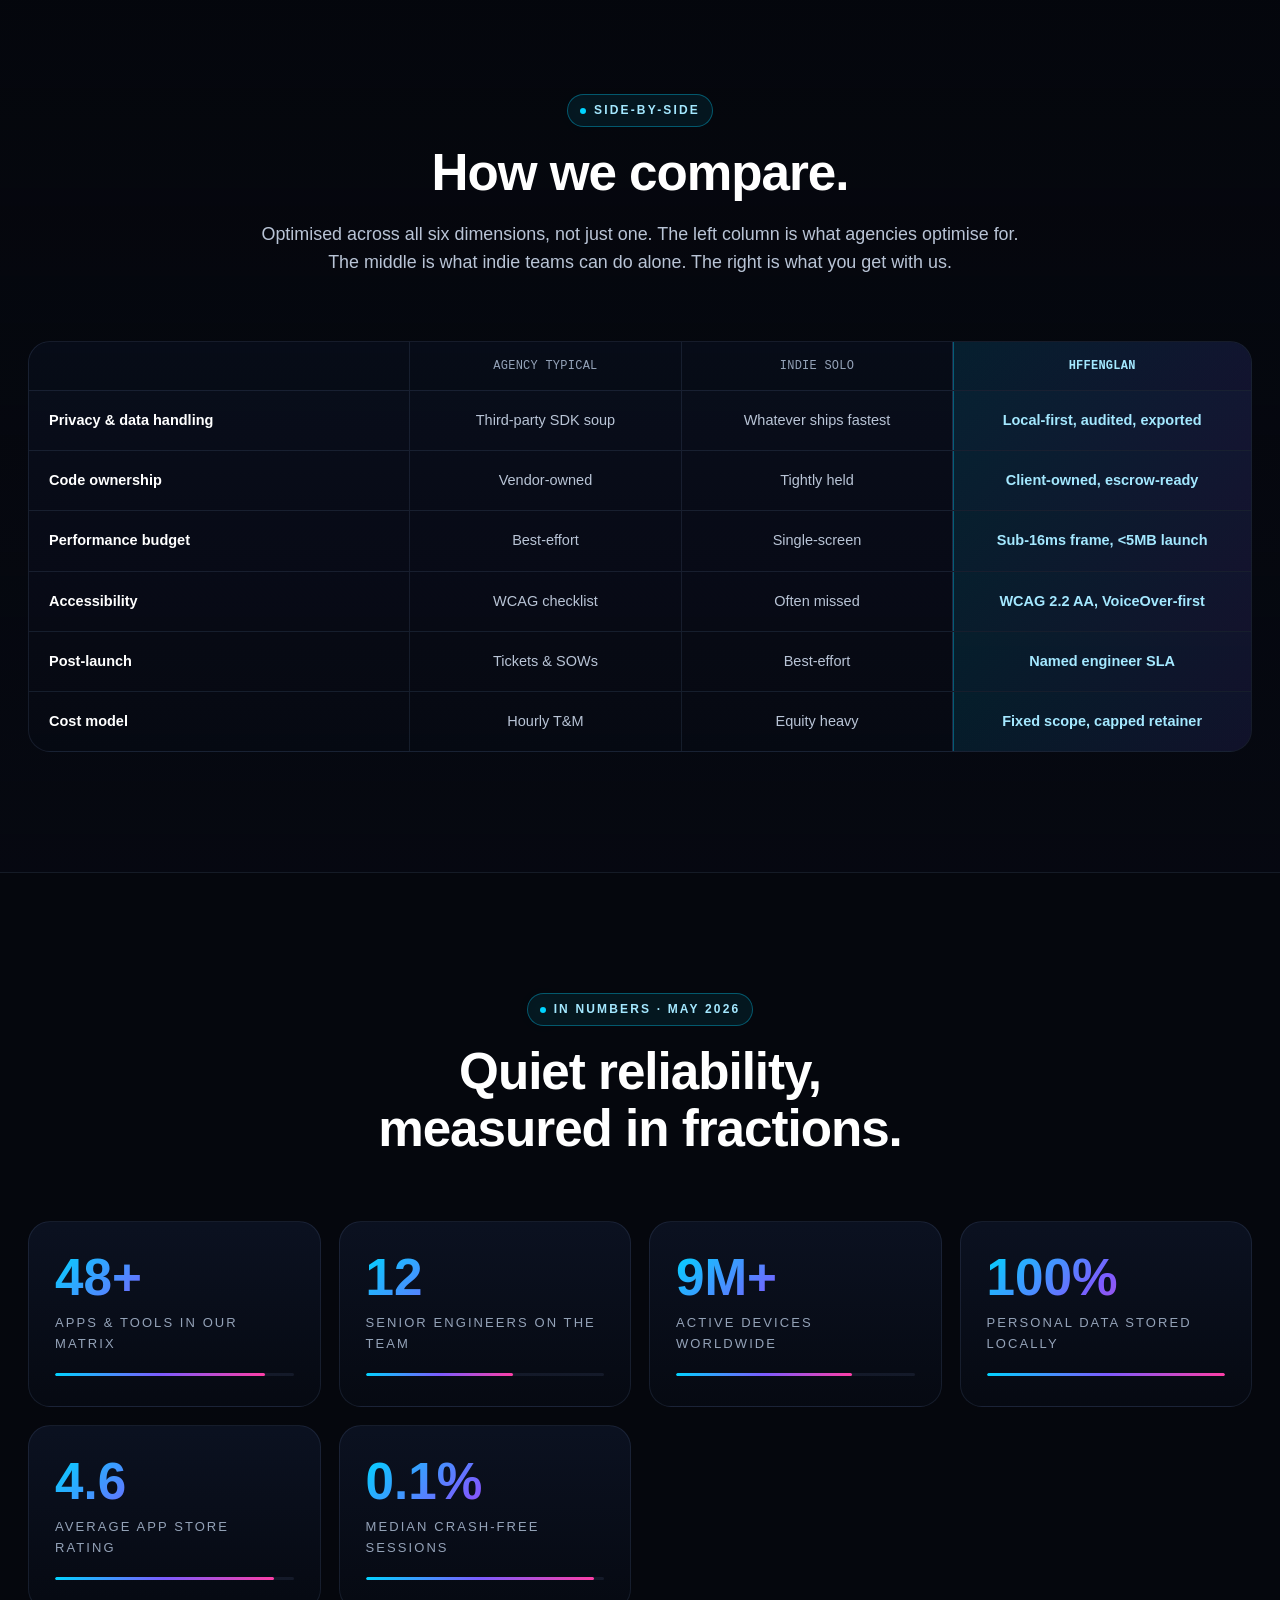
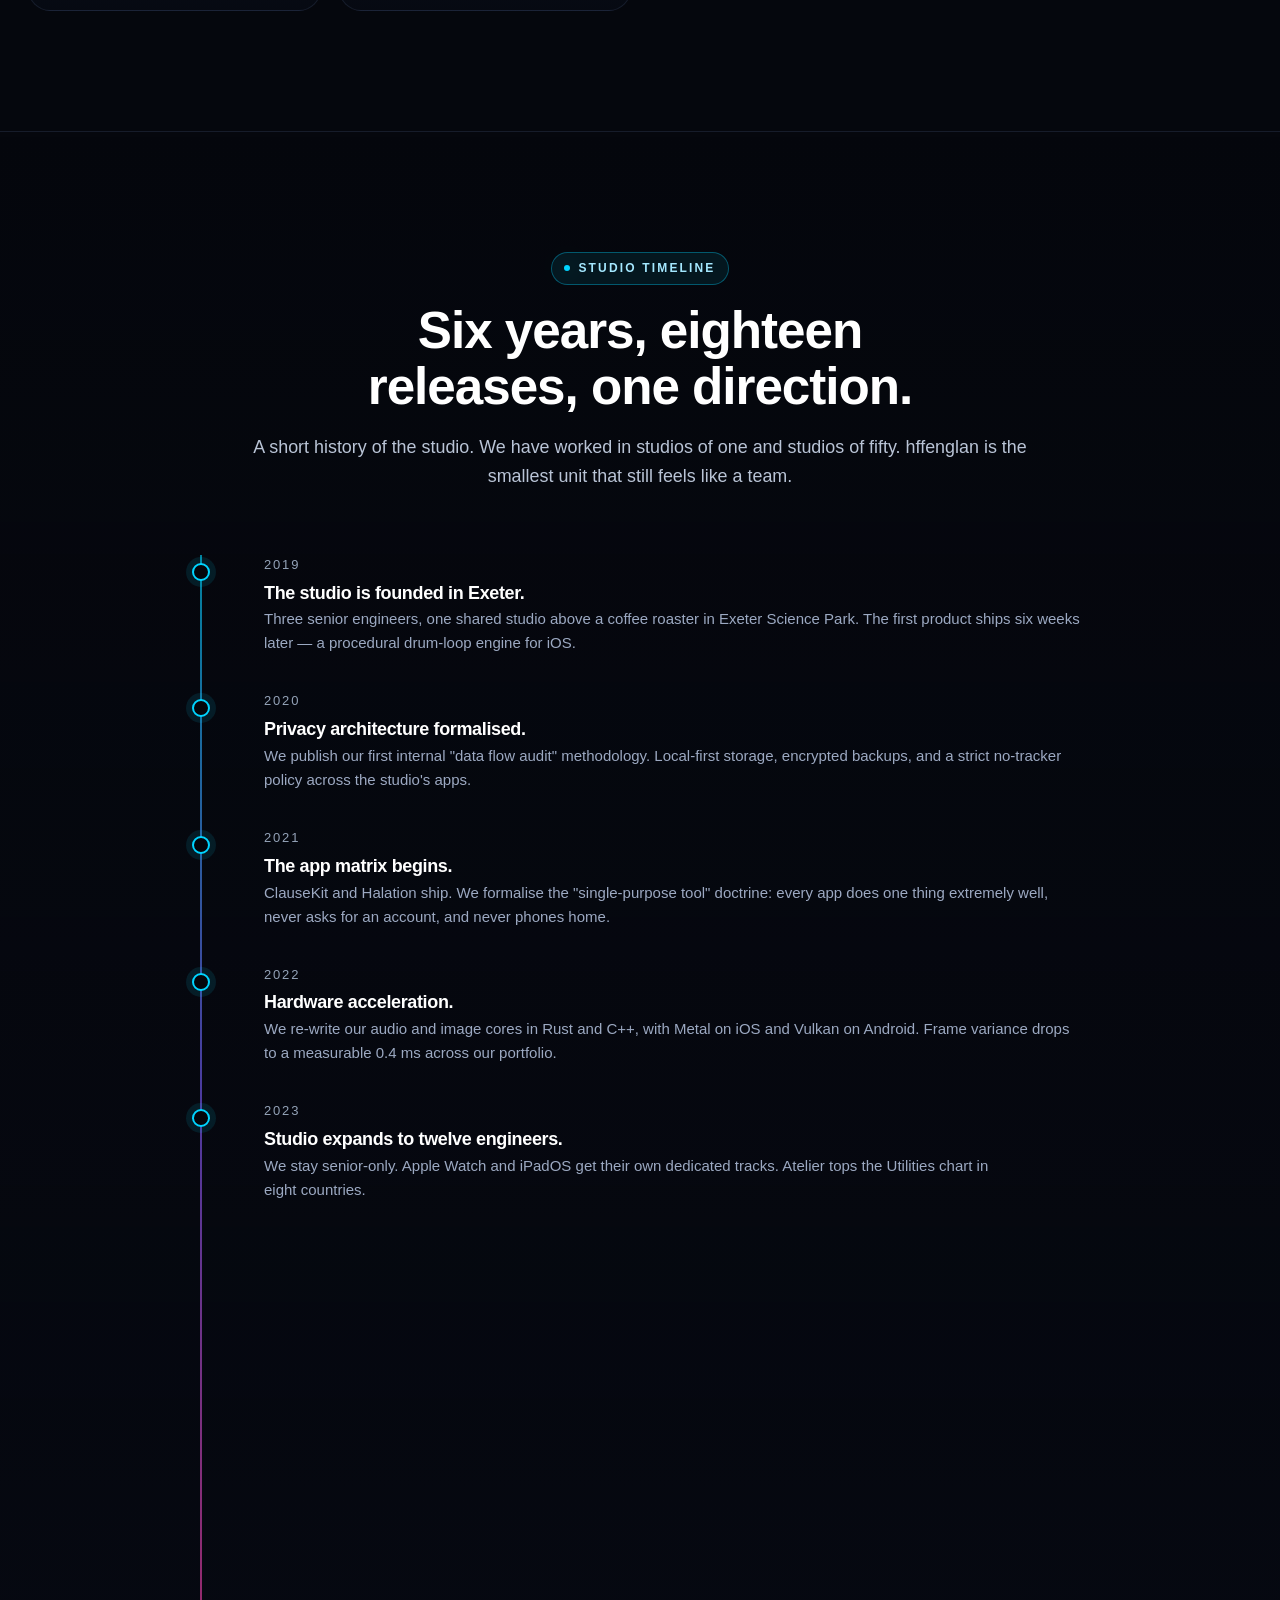
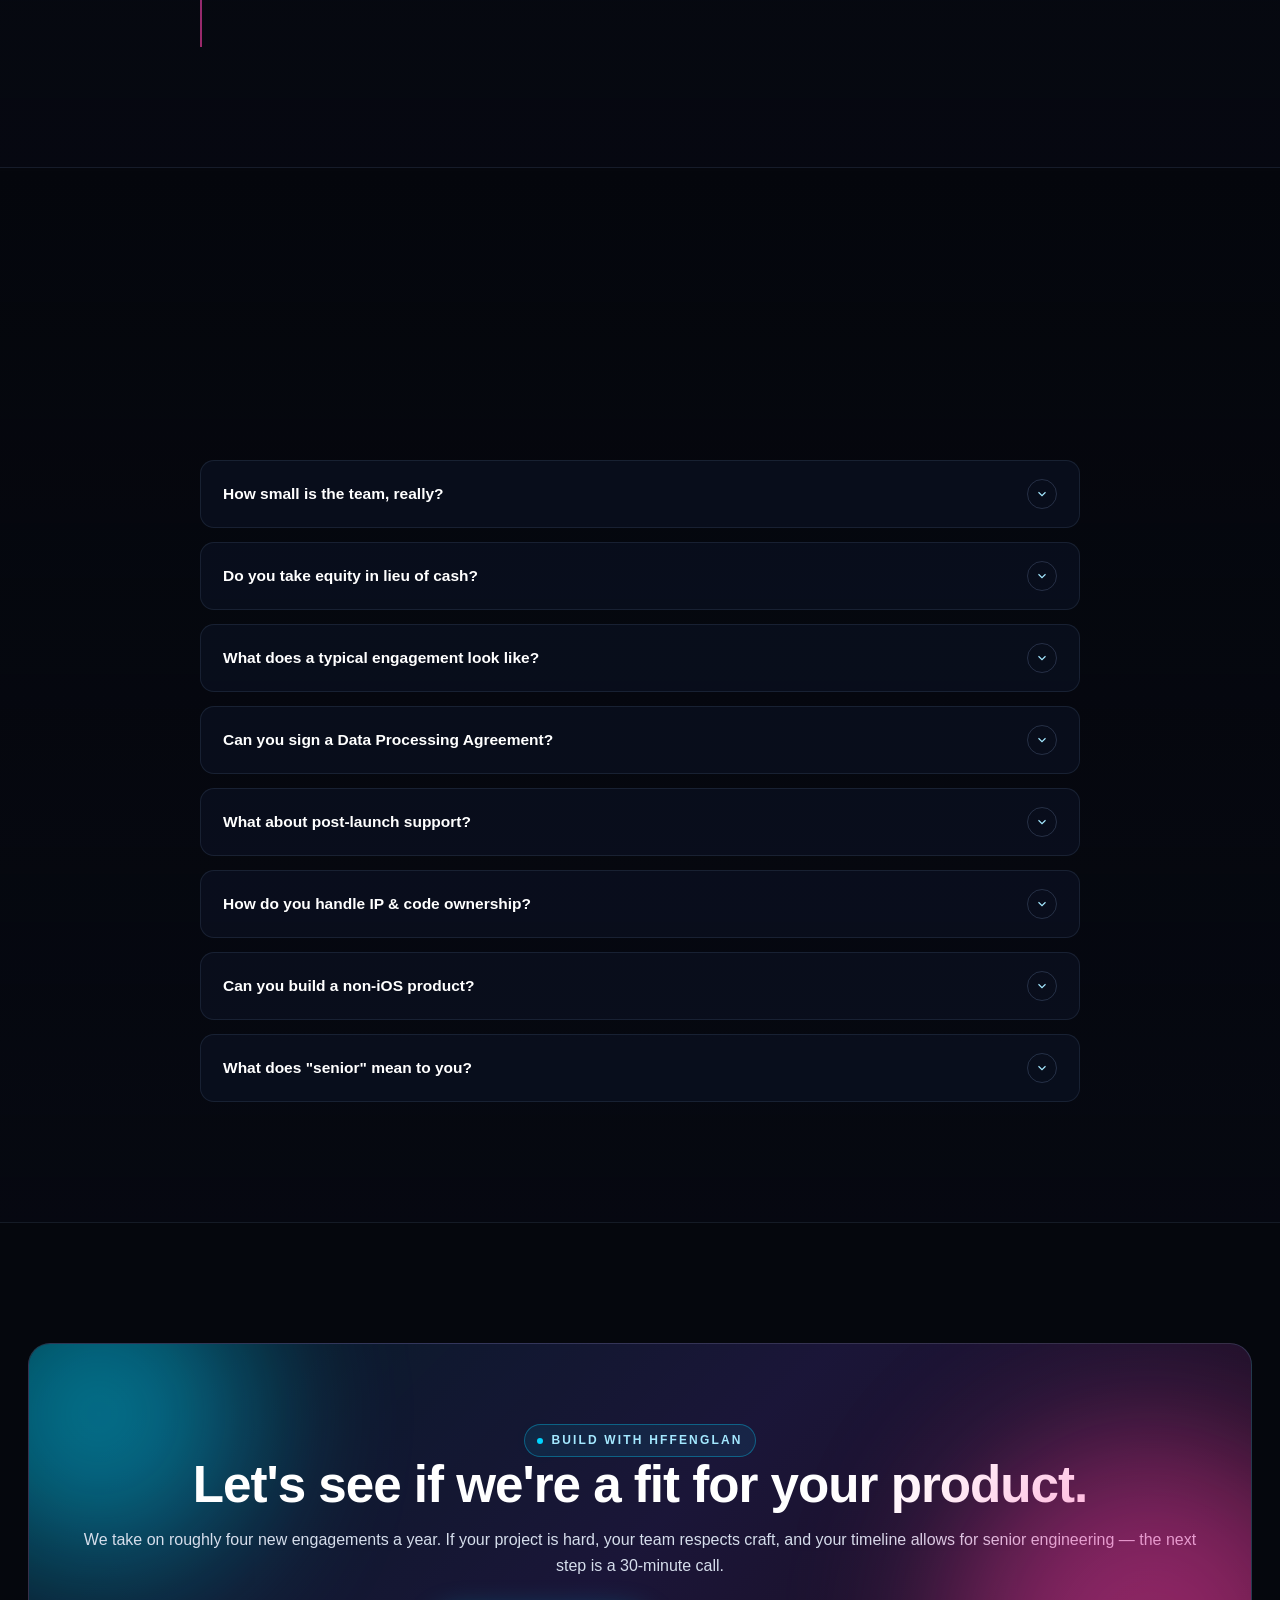
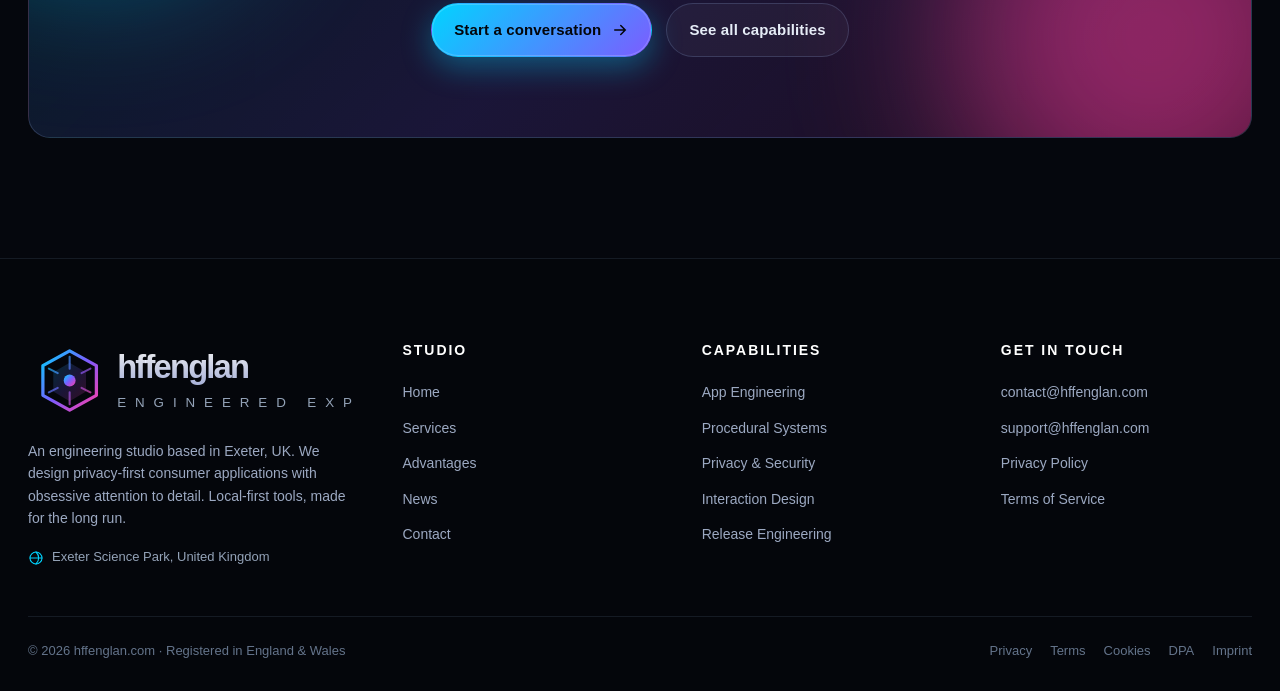
<file: advantages.html>
<!doctype html>
<html lang="en">
<head>
<meta charset="utf-8">
<meta name="viewport" content="width=device-width,initial-scale=1,viewport-fit=cover">
<meta name="theme-color" content="#04060b">
<title>Advantages & Engineering Principles — hffenglan</title>
<meta name="description" content="Why teams choose hffenglan: senior-only engineering, privacy-first architecture, procedural systems, on-device processing and obsessive detail across every shipped product.">
<meta name="keywords" content="hffenglan advantages, engineering principles, privacy-first studio, on-device processing, senior engineers, indie studio UK, Exeter product studio">
<meta name="robots" content="index, follow, max-snippet:-1, max-image-preview:large">
<link rel="canonical" href="https://hffenglan.com/advantages.html">
<meta property="og:title" content="Advantages & Engineering Principles — hffenglan">
<meta property="og:description" content="Senior-only engineering, privacy-first architecture, on-device processing — the principles that shape every release.">
<meta property="og:url" content="https://hffenglan.com/advantages.html">
<meta property="og:image" content="https://hffenglan.com/images/og-cover.png">
<meta property="og:type" content="article">
<meta name="twitter:card" content="summary_large_image">
<link rel="icon" type="image/svg+xml" href="images/logo.svg">
<link rel="alternate icon" href="images/favicon.svg">
<link rel="stylesheet" href="css/main.css">
<link rel="stylesheet" href="css/extras.css">
<link rel="stylesheet" href="css/animations.css">
<script type="application/ld+json">
{"@context":"https://schema.org","@type":"WebPage","name":"Advantages & Engineering Principles","url":"https://hffenglan.com/advantages.html","isPartOf":{"@type":"WebSite","name":"hffenglan","url":"https://hffenglan.com/"}}
</script>
</head>
<body>
<a class="skip" href="#main">Skip to content</a>

<header class="nav" role="banner">
  <div class="wrap nav__inner">
    <a class="nav__brand" href="index.html" aria-label="hffenglan home">
      <img src="images/logo.svg" alt="hffenglan" height="38">
    </a>
    <nav class="nav__menu" aria-label="Primary">
      <a href="index.html">Home</a>
      <a href="services.html">Services</a>
      <a href="advantages.html">Advantages</a>
      <a href="news.html">News</a>
      <a href="contact.html">Contact</a>
    </nav>
    <a class="nav__cta" href="contact.html">
      <span>Start a project</span>
      <svg viewBox="0 0 24 24" fill="none" stroke="currentColor" stroke-width="2" stroke-linecap="round"><path d="M5 12 H19 M13 6 L19 12 L13 18"/></svg>
    </a>
    <button class="nav__toggle" aria-label="Toggle menu" aria-expanded="false">
      <svg viewBox="0 0 24 24" fill="none" stroke="currentColor" stroke-width="2" stroke-linecap="round"><path d="M4 7 H20 M4 12 H20 M4 17 H20"/></svg>
    </button>
  </div>
</header>

<main id="main">

<!-- ========== PAGE HERO ========== -->
<section class="page-hero adv-hero">
  <div class="hero__bg" aria-hidden="true"></div>
  <div class="hero__grid" aria-hidden="true"></div>
  <div class="wrap page-hero__inner">
    <span class="eyebrow">Advantages · Senior-only studio, Exeter, UK</span>
    <h1>How we <span class="grad-shift">engineer</span>, and why the work <span class="grad-shift">holds up</span>.</h1>
    <p class="lead">Eight non-negotiable rules. They're short on purpose, so the team can hold themselves to them when the easy answer and the right answer disagree. We publish the principles, the numbers, and what we cut when they conflict.</p>
    <div class="adv-hero__pills">
      <span class="adv-hero__pill"><span class="dot"></span> Senior-only team</span>
      <span class="adv-hero__pill"><span class="dot"></span> Privacy by architecture</span>
      <span class="adv-hero__pill"><span class="dot"></span> Procedural craft</span>
      <span class="adv-hero__pill"><span class="dot"></span> Weekly shipping</span>
    </div>
  </div>
</section>

<!-- ========== DIFFERENTIATORS ========== -->
<section class="section adv-diffs">
  <div class="wrap">
    <div class="section__head reveal">
      <span class="eyebrow">Different by design</span>
      <h2>Four things we'd never outsource.</h2>
      <p class="lead">These are the choices that distinguish us from a typical consumer-app studio. None of them are easy; all of them are why the work holds up.</p>
    </div>

    <div class="adv-diffs__grid">
      <article class="adv-diffs__card tilt reveal">
        <div class="adv-diffs__head">
          <div class="adv-diffs__icon">
            <svg viewBox="0 0 24 24" fill="none" stroke="currentColor" stroke-width="1.6" stroke-linecap="round" stroke-linejoin="round"><circle cx="12" cy="8" r="4"/><path d="M5 21 V19 C5 16 7.5 14 12 14 C16.5 14 19 16 19 19 V21"/></svg>
          </div>
          <span class="adv-diffs__num">01</span>
        </div>
        <h3>Twelve senior engineers, period.</h3>
        <p>No junior contractors, no offshore QA, no "design partner." Every line of code is written by an engineer with at least seven years of production experience shipping to public storefronts.</p>
        <ul>
          <li>Average 9 years production experience</li>
          <li>Average age 33 (range 27 – 48)</li>
          <li>0% contractor rate for 18 months</li>
          <li>Same engineer replies & ships</li>
        </ul>
      </article>

      <article class="adv-diffs__card tilt reveal">
        <div class="adv-diffs__head">
          <div class="adv-diffs__icon">
            <svg viewBox="0 0 24 24" fill="none" stroke="currentColor" stroke-width="1.6" stroke-linecap="round" stroke-linejoin="round"><rect x="5" y="11" width="14" height="10" rx="2"/><path d="M8 11 V7 C8 4.8 9.8 3 12 3 C14.2 3 16 4.8 16 7 V11"/></svg>
          </div>
          <span class="adv-diffs__num">02</span>
        </div>
        <h3>Privacy as architecture.</h3>
        <p>We design data flow first, features second. Every byte that touches a server is documented and opt-in. If data must leave the device, we say so, we say why, and we give you the off-switch.</p>
        <ul>
          <li>Personal data stored locally by default</li>
          <li>Zero third-party trackers in our apps</li>
          <li>Public privacy & data-flow documentation</li>
          <li>One-tap export & erase flows</li>
        </ul>
      </article>

      <article class="adv-diffs__card tilt reveal">
        <div class="adv-diffs__head">
          <div class="adv-diffs__icon">
            <svg viewBox="0 0 24 24" fill="none" stroke="currentColor" stroke-width="1.6" stroke-linecap="round" stroke-linejoin="round"><rect x="6" y="6" width="12" height="12" rx="2"/><rect x="9" y="9" width="6" height="6" rx="1"/><path d="M9 2 V6 M12 2 V6 M15 2 V6 M9 18 V22 M12 18 V22 M15 18 V22 M2 9 H6 M2 12 H6 M2 15 H6 M18 9 H22 M18 12 H22 M18 15 H22"/></svg>
          </div>
          <span class="adv-diffs__num">03</span>
        </div>
        <h3>Procedural, not canned.</h3>
        <p>Static libraries feel dead. We build engines that generate variation on-device — audio, visuals, layouts — so each session feels custom and each export has personality.</p>
        <ul>
          <li>Real-time FM / granular / wavetable synthesis</li>
          <li>GPU-accelerated shader pipelines</li>
          <li>ML-assisted on-device composition</li>
          <li>No third-party asset licensing grid</li>
        </ul>
      </article>

      <article class="adv-diffs__card tilt reveal">
        <div class="adv-diffs__head">
          <div class="adv-diffs__icon">
            <svg viewBox="0 0 24 24" fill="none" stroke="currentColor" stroke-width="1.6" stroke-linecap="round" stroke-linejoin="round"><circle cx="12" cy="12" r="9"/><path d="M12 7 V12 L15 14"/></svg>
          </div>
          <span class="adv-diffs__num">04</span>
        </div>
        <h3>Ten years, not ten days.</h3>
        <p>We choose boring formats, write exporters first, and design update channels that won't strand anyone's work. Our files should outlive our frameworks.</p>
        <ul>
          <li>Standard formats (PDF · CSV · WAV · MOV)</li>
          <li>Forward-compatible schemas</li>
          <li>One-tap export, anywhere</li>
          <li>Publicly-readable data formats</li>
        </ul>
      </article>
    </div>
  </div>
</section>

<!-- ========== COMPARISON TABLE ========== -->
<section class="section section--dark">
  <div class="wrap">
    <div class="section__head reveal">
      <span class="eyebrow">Side-by-side</span>
      <h2>How we compare.</h2>
      <p class="lead">Optimised across all six dimensions, not just one. The left column is what agencies optimise for. The middle is what indie teams can do alone. The right is what you get with us.</p>
    </div>

    <div class="compare reveal">
      <div class="compare__row compare__row--head">
        <div></div>
        <div class="compare__cell compare__cell--label"><span class="mono">AGENCY TYPICAL</span></div>
        <div class="compare__cell compare__cell--label"><span class="mono">INDIE SOLO</span></div>
        <div class="compare__cell compare__cell--hero"><span class="mono">HFFENGLAN</span></div>
      </div>
      <div class="compare__row">
        <div class="compare__cap">Privacy & data handling</div>
        <div class="compare__cell">Third-party SDK soup</div>
        <div class="compare__cell">Whatever ships fastest</div>
        <div class="compare__cell compare__cell--hero">Local-first, audited, exported</div>
      </div>
      <div class="compare__row">
        <div class="compare__cap">Code ownership</div>
        <div class="compare__cell">Vendor-owned</div>
        <div class="compare__cell">Tightly held</div>
        <div class="compare__cell compare__cell--hero">Client-owned, escrow-ready</div>
      </div>
      <div class="compare__row">
        <div class="compare__cap">Performance budget</div>
        <div class="compare__cell">Best-effort</div>
        <div class="compare__cell">Single-screen</div>
        <div class="compare__cell compare__cell--hero">Sub-16ms frame, <5MB launch</div>
      </div>
      <div class="compare__row">
        <div class="compare__cap">Accessibility</div>
        <div class="compare__cell">WCAG checklist</div>
        <div class="compare__cell">Often missed</div>
        <div class="compare__cell compare__cell--hero">WCAG 2.2 AA, VoiceOver-first</div>
      </div>
      <div class="compare__row">
        <div class="compare__cap">Post-launch</div>
        <div class="compare__cell">Tickets & SOWs</div>
        <div class="compare__cell">Best-effort</div>
        <div class="compare__cell compare__cell--hero">Named engineer SLA</div>
      </div>
      <div class="compare__row">
        <div class="compare__cap">Cost model</div>
        <div class="compare__cell">Hourly T&M</div>
        <div class="compare__cell">Equity heavy</div>
        <div class="compare__cell compare__cell--hero">Fixed scope, capped retainer</div>
      </div>
    </div>
  </div>
</section>

<!-- ========== METRICS ========== -->
<section class="section">
  <div class="wrap">
    <div class="section__head reveal">
      <span class="eyebrow">In numbers · May 2026</span>
      <h2>Quiet reliability, measured in fractions.</h2>
    </div>

    <div class="metrics">
      <div class="metric tilt reveal">
        <div class="metric__num" data-count="48" data-suffix="+">0</div>
        <div class="metric__label">Apps & tools in our matrix</div>
        <div class="metric__bar"><span style="--w:88%"></span></div>
      </div>
      <div class="metric tilt reveal">
        <div class="metric__num" data-count="12" data-suffix="">0</div>
        <div class="metric__label">Senior engineers on the team</div>
        <div class="metric__bar"><span style="--w:62%"></span></div>
      </div>
      <div class="metric tilt reveal">
        <div class="metric__num" data-count="9" data-suffix="M+">0</div>
        <div class="metric__label">Active devices worldwide</div>
        <div class="metric__bar"><span style="--w:74%"></span></div>
      </div>
      <div class="metric tilt reveal">
        <div class="metric__num" data-count="100" data-suffix="%">0</div>
        <div class="metric__label">Personal data stored locally</div>
        <div class="metric__bar"><span style="--w:100%"></span></div>
      </div>
      <div class="metric tilt reveal">
        <div class="metric__num" data-count="4.6" data-suffix="">0</div>
        <div class="metric__label">Average App Store rating</div>
        <div class="metric__bar"><span style="--w:92%"></span></div>
      </div>
      <div class="metric tilt reveal">
        <div class="metric__num" data-count="0.08" data-suffix="%">0</div>
        <div class="metric__label">Median crash-free sessions</div>
        <div class="metric__bar"><span style="--w:96%"></span></div>
      </div>
    </div>
  </div>
</section>

<!-- ========== TIMELINE ========== -->
<section class="section section--dark">
  <div class="wrap">
    <div class="section__head reveal">
      <span class="eyebrow">Studio timeline</span>
      <h2>Six years, eighteen releases, one direction.</h2>
      <p class="lead">A short history of the studio. We have worked in studios of one and studios of fifty. hffenglan is the smallest unit that still feels like a team.</p>
    </div>

    <div class="timeline">
      <div class="timeline__item reveal">
        <time>2019</time>
        <h4>The studio is founded in Exeter.</h4>
        <p>Three senior engineers, one shared studio above a coffee roaster in Exeter Science Park. The first product ships six weeks later — a procedural drum-loop engine for iOS.</p>
      </div>
      <div class="timeline__item reveal">
        <time>2020</time>
        <h4>Privacy architecture formalised.</h4>
        <p>We publish our first internal "data flow audit" methodology. Local-first storage, encrypted backups, and a strict no-tracker policy across the studio's apps.</p>
      </div>
      <div class="timeline__item reveal">
        <time>2021</time>
        <h4>The app matrix begins.</h4>
        <p>ClauseKit and Halation ship. We formalise the "single-purpose tool" doctrine: every app does one thing extremely well, never asks for an account, and never phones home.</p>
      </div>
      <div class="timeline__item reveal">
        <time>2022</time>
        <h4>Hardware acceleration.</h4>
        <p>We re-write our audio and image cores in Rust and C++, with Metal on iOS and Vulkan on Android. Frame variance drops to a measurable 0.4 ms across our portfolio.</p>
      </div>
      <div class="timeline__item reveal">
        <time>2023</time>
        <h4>Studio expands to twelve engineers.</h4>
        <p>We stay senior-only. Apple Watch and iPadOS get their own dedicated tracks. Atelier tops the Utilities chart in eight countries.</p>
      </div>
      <div class="timeline__item reveal">
        <time>2024</time>
        <h4>Compliance & mediation hardening.</h4>
        <p>Ad mediation stacks are standardised across apps. Privacy manifest files, ATT prompts, GDPR and CCPA flows are unified into a single internal SDK.</p>
      </div>
      <div class="timeline__item reveal">
        <time>2025</time>
        <h4>On-device generative AI.</h4>
        <p>We ship a CoreML-based personalisation layer that adapts UI density and procedural parameters — all inference is local, no telemetry ever leaves the device.</p>
      </div>
      <div class="timeline__item reveal">
        <time>2026</time>
        <h4>Where we are now.</h4>
        <p>Twelve engineers. Six headline apps. Twenty-plus in the matrix. Nine million devices. Still located in Exeter, still senior-only, still local-first.</p>
      </div>
    </div>
  </div>
</section>

<!-- ========== FAQ ========== -->
<section class="section section--dark">
  <div class="wrap">
    <div class="section__head reveal">
      <span class="eyebrow">Frequently asked</span>
      <h2>What teams ask before signing.</h2>
    </div>

    <div class="faqs" data-stagger>
      <details class="faq">
        <summary><span>How small is the team, really?</span><span class="faq__ic"><svg viewBox="0 0 24 24" fill="none" stroke="currentColor" stroke-width="2"><path d="M6 9 L12 15 L18 9"/></svg></span></summary>
        <div class="faq__body"><p>Twelve senior engineers and two designers, all full-time. No subcontractors. We will not add a third-party dev shop to backfill capacity. If we don't have bandwidth, we say so.</p></div>
      </details>
      <details class="faq">
        <summary><span>Do you take equity in lieu of cash?</span><span class="faq__ic"><svg viewBox="0 0 24 24" fill="none" stroke="currentColor" stroke-width="2"><path d="M6 9 L12 15 L18 9"/></svg></span></summary>
        <div class="faq__body"><p>Occasionally, for studio-owned products where we contribute the core engine. Never on client work — fee-for-service engagements stay cash and fixed-scope to keep incentives aligned.</p></div>
      </details>
      <details class="faq">
        <summary><span>What does a typical engagement look like?</span><span class="faq__ic"><svg viewBox="0 0 24 24" fill="none" stroke="currentColor" stroke-width="2"><path d="M6 9 L12 15 L18 9"/></svg></span></summary>
        <div class="faq__body"><p>A two-week discovery sprint (paid), then a fixed-scope build phase of 8–14 weeks, followed by an optional support retainer. We name a single engineer who owns the relationship end-to-end.</p></div>
      </details>
      <details class="faq">
        <summary><span>Can you sign a Data Processing Agreement?</span><span class="faq__ic"><svg viewBox="0 0 24 24" fill="none" stroke="currentColor" stroke-width="2"><path d="M6 9 L12 15 L18 9"/></svg></span></summary>
        <div class="faq__body"><p>Yes. Our standard DPA covers GDPR, UK GDPR, CCPA / CPRA, LGPD and PIPL. SOC 2 Type II documentation is available under NDA; we currently operate with a documented ISMS aligned to ISO 27001 controls.</p></div>
      </details>
      <details class="faq">
        <summary><span>What about post-launch support?</span><span class="faq__ic"><svg viewBox="0 0 24 24" fill="none" stroke="currentColor" stroke-width="2"><path d="M6 9 L12 15 L18 9"/></svg></span></summary>
        <div class="faq__body"><p>Every shipped app is covered by a named-engineer SLA of either 24×5 (Standard) or 24×7 (Critical). Response targets: P1 in 1 hour, P2 in 4 hours, P3 in 1 business day. We do not run a ticketing-roulette queue.</p></div>
      </details>
      <details class="faq">
        <summary><span>How do you handle IP & code ownership?</span><span class="faq__ic"><svg viewBox="0 0 24 24" fill="none" stroke="currentColor" stroke-width="2"><path d="M6 9 L12 15 L18 9"/></svg></span></summary>
        <div class="faq__body"><p>You own everything we build for you. Repo, assets, design files, build pipelines — transferred on final invoice. Escrow source-code options available. Our proprietary cores stay with us, but we expose them via clean module boundaries.</p></div>
      </details>
      <details class="faq">
        <summary><span>Can you build a non-iOS product?</span><span class="faq__ic"><svg viewBox="0 0 24 24" fill="none" stroke="currentColor" stroke-width="2"><path d="M6 9 L12 15 L18 9"/></svg></span></summary>
        <div class="faq__body"><p>Yes — Android (Kotlin / Compose), Apple (iOS, iPadOS, macOS, watchOS), and adjacent platforms (Wear OS, CarPlay read-only, Android TV). We don't do cross-platform web stacks; engineering conviction runs the other way.</p></div>
      </details>
      <details class="faq">
        <summary><span>What does "senior" mean to you?</span><span class="faq__ic"><svg viewBox="0 0 24 24" fill="none" stroke="currentColor" stroke-width="2"><path d="M6 9 L12 15 L18 9"/></svg></span></summary>
        <div class="faq__body"><p>At least seven years of production experience shipping to public storefronts, hands-on ownership of at least one production codebase end-to-end, and a portfolio the candidate is proud of. We don't hire by years alone — we hire by what they have shipped.</p></div>
      </details>
    </div>
  </div>
</section>

<!-- ========== CTA ========== -->
<section class="section">
  <div class="wrap">
    <div class="cta reveal">
      <span class="eyebrow">Build with hffenglan</span>
      <h2>Let's see if we're a fit for your product.</h2>
      <p>We take on roughly four new engagements a year. If your project is hard, your team respects craft, and your timeline allows for senior engineering — the next step is a 30-minute call.</p>
      <div class="hero__cta">
        <a class="btn btn--primary shine" href="contact.html">
          Start a conversation
          <svg viewBox="0 0 24 24" fill="none" stroke="currentColor" stroke-width="2" stroke-linecap="round"><path d="M5 12 H19 M13 6 L19 12 L13 18"/></svg>
        </a>
        <a class="btn btn--ghost" href="services.html">See all capabilities</a>
      </div>
    </div>
  </div>
</section>

</main>

<!-- ========== FOOTER ========== -->
<footer class="footer">
  <div class="wrap">
    <div class="footer__top">
      <div class="footer__brand">
        <img src="images/logo.svg" alt="hffenglan" height="38">
        <p>An engineering studio based in Exeter, UK. We design privacy-first consumer applications with obsessive attention to detail. Local-first tools, made for the long run.</p>
        <div class="footer__addr">
          <svg width="16" height="16" viewBox="0 0 24 24" fill="none" stroke="currentColor" stroke-width="1.6" stroke-linecap="round"><circle cx="12" cy="12" r="9"/><path d="M3 12 H21 M12 3 C15 6 16 9 16 12 C16 15 15 18 12 21"/></svg>
          Exeter Science Park, United Kingdom
        </div>
      </div>
      <div class="footer__col">
        <h5>Studio</h5>
        <ul>
          <li><a href="index.html">Home</a></li>
          <li><a href="services.html">Services</a></li>
          <li><a href="advantages.html">Advantages</a></li>
          <li><a href="news.html">News</a></li>
          <li><a href="contact.html">Contact</a></li>
        </ul>
      </div>
      <div class="footer__col">
        <h5>Capabilities</h5>
        <ul>
          <li><a href="services.html#engineering">App Engineering</a></li>
          <li><a href="services.html#procedural">Procedural Systems</a></li>
          <li><a href="services.html#privacy">Privacy & Security</a></li>
          <li><a href="services.html#design">Interaction Design</a></li>
          <li><a href="services.html#release">Release Engineering</a></li>
        </ul>
      </div>
      <div class="footer__col">
        <h5>Get in touch</h5>
        <ul>
          <li><a href="mailto:contact@hffenglan.com">contact@hffenglan.com</a></li>
          <li><a href="mailto:support@hffenglan.com">support@hffenglan.com</a></li>
          <li><a href="privacy-policy.html">Privacy Policy</a></li>
          <li><a href="terms-of-service.html">Terms of Service</a></li>
        </ul>
      </div>
    </div>
    <div class="footer__bottom">
      <div>© <span data-year>2026</span> hffenglan.com · Registered in England & Wales</div>
      <div class="footer__legal">
        <a href="privacy-policy.html">Privacy</a>
        <a href="terms-of-service.html">Terms</a>
        <a href="privacy-policy.html#cookies">Cookies</a>
        <a href="privacy-policy.html#dpa">DPA</a>
        <a href="contact.html">Imprint</a>
      </div>
    </div>
  </div>
</footer>

<script src="js/main.js" defer></script>
<script src="js/animations.js" defer></script>
</body>
</html>
</file>
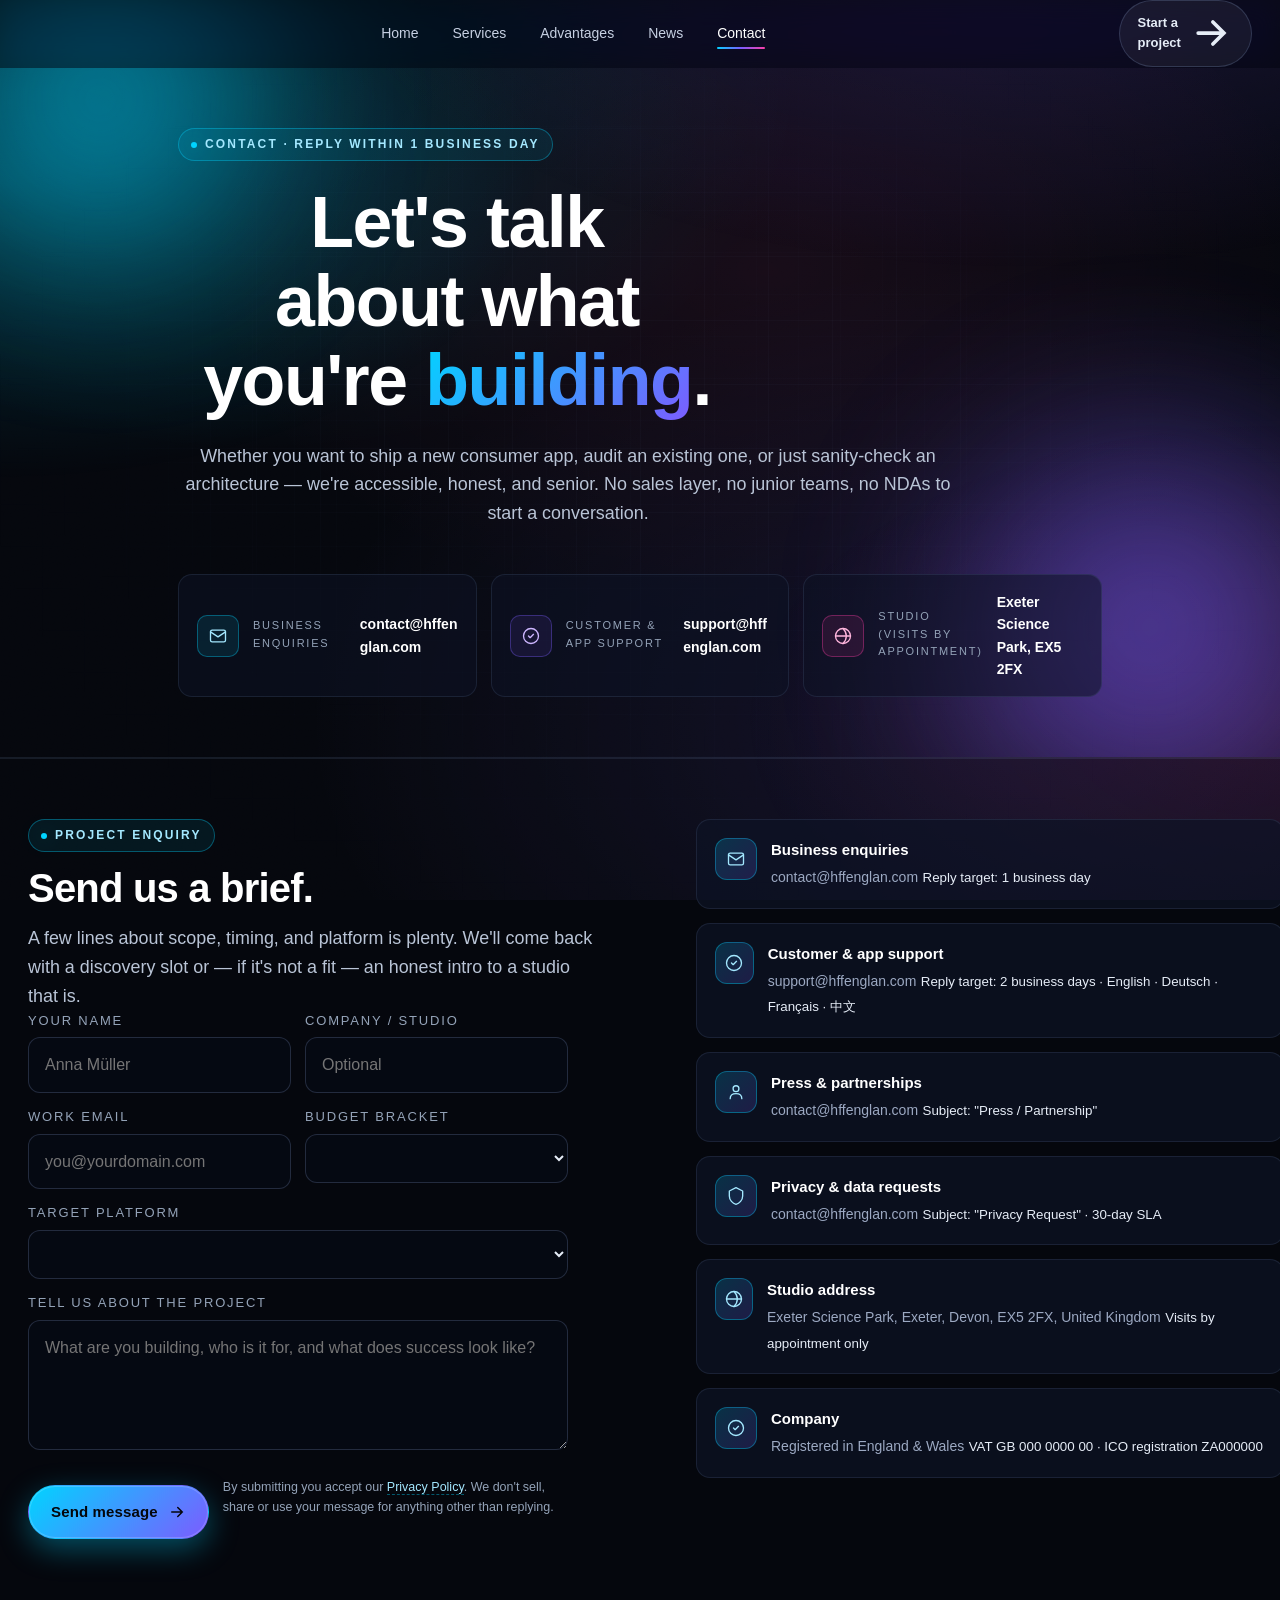
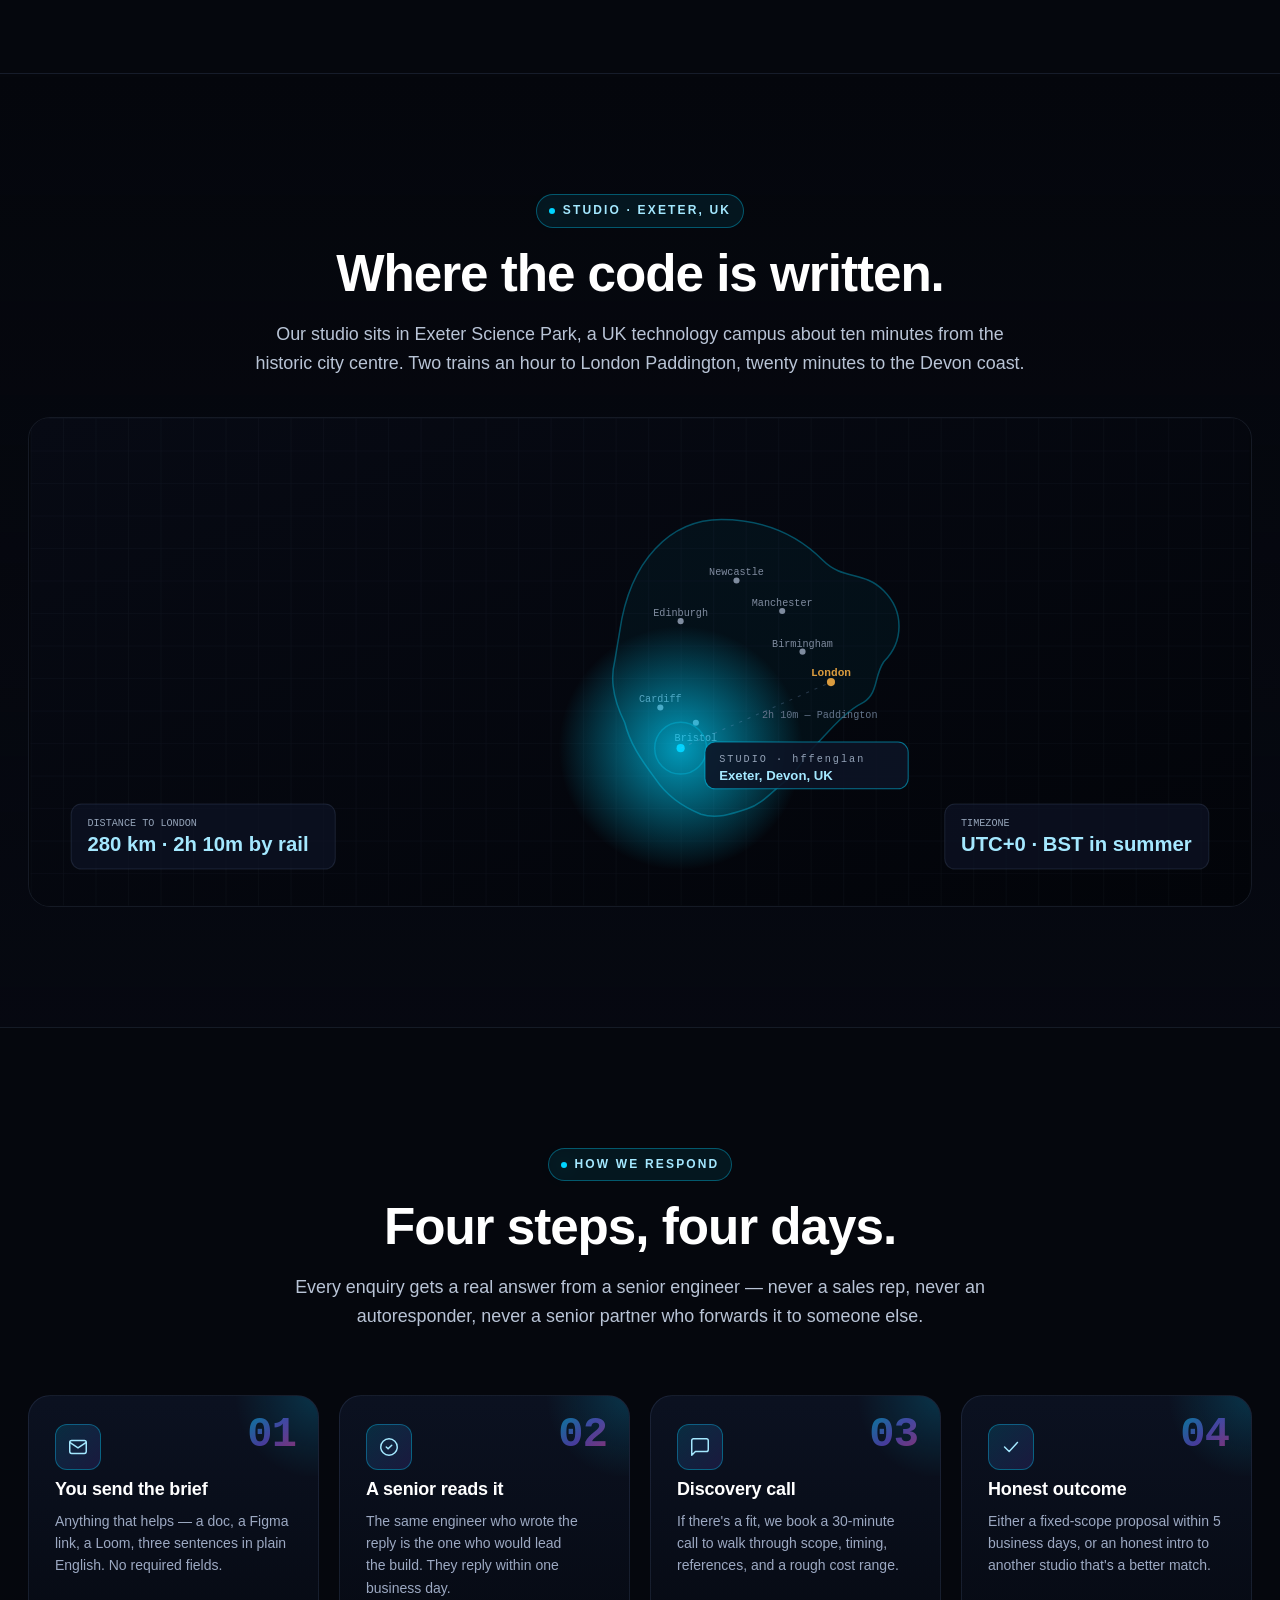
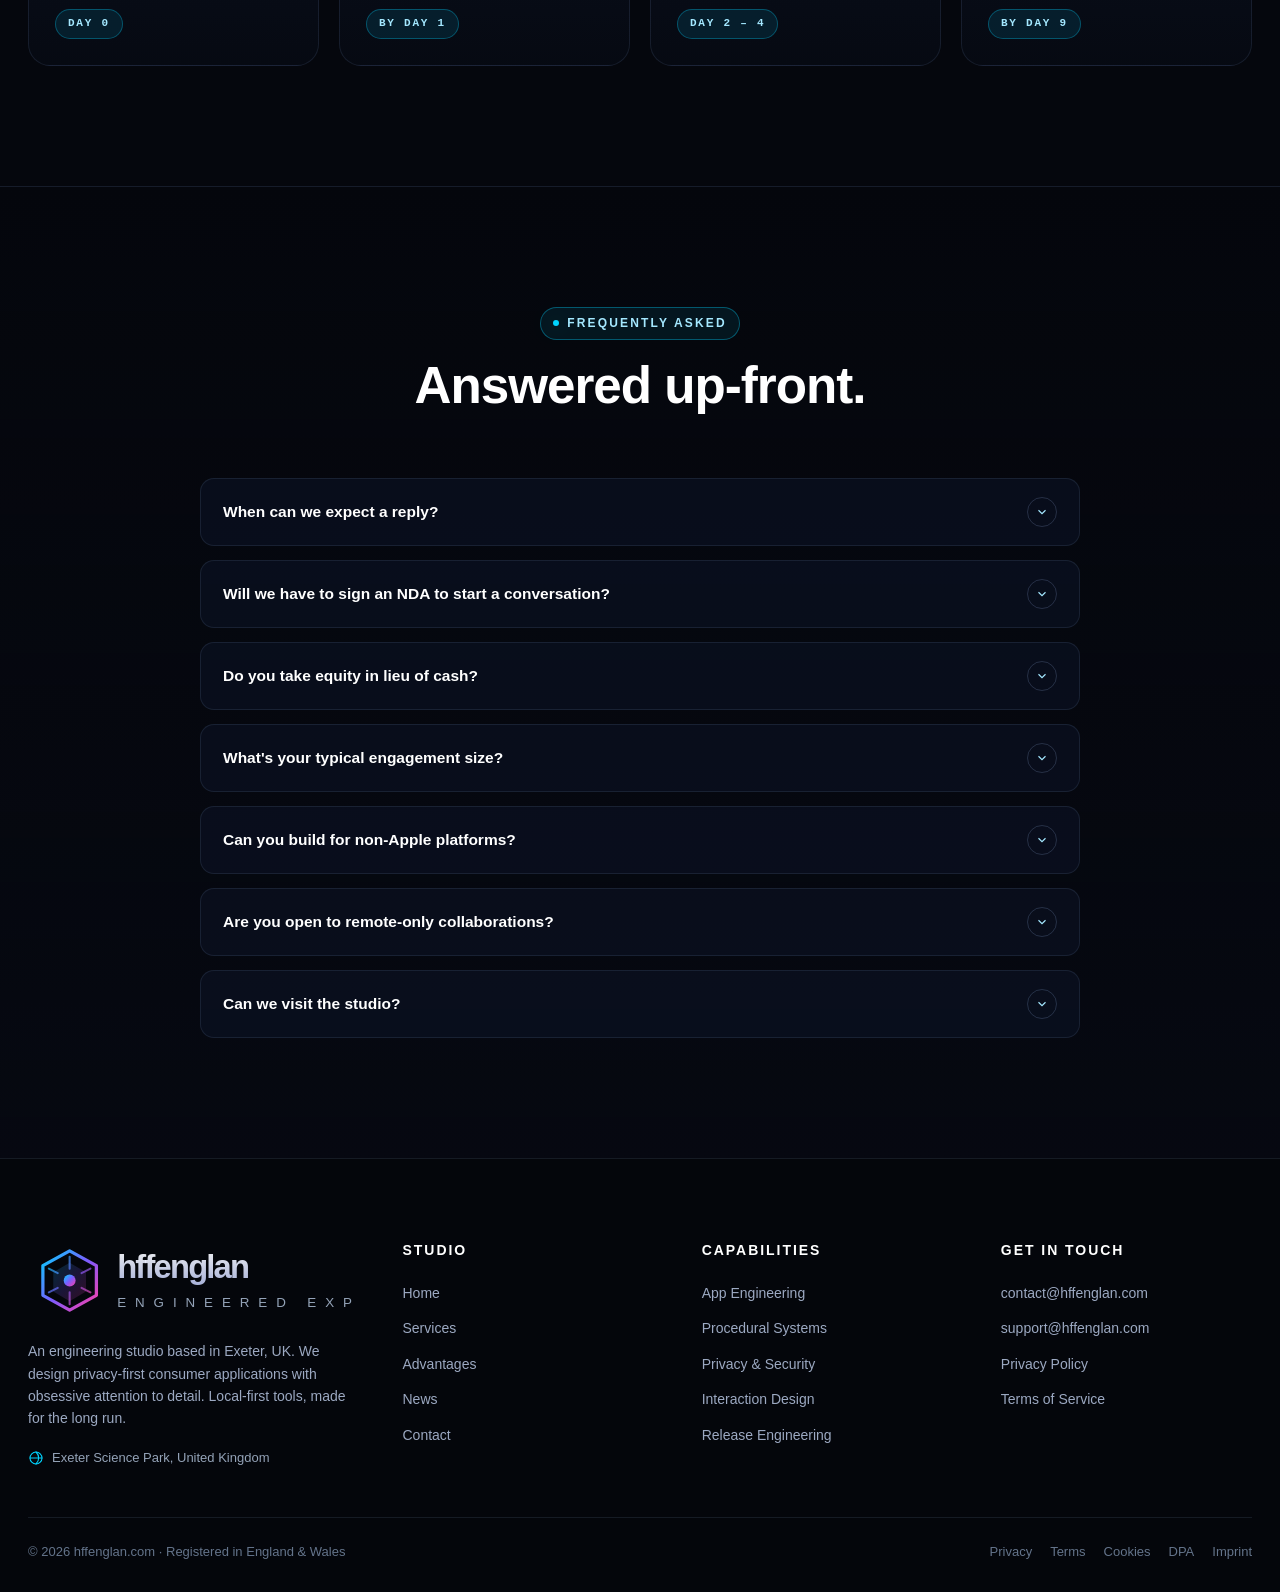
<file: contact.html>
<!doctype html>
<html lang="en">
<head>
<meta charset="utf-8">
<meta name="viewport" content="width=device-width,initial-scale=1,viewport-fit=cover">
<meta name="theme-color" content="#04060b">
<title>Contact hffenglan — Studio in Exeter, UK</title>
<meta name="description" content="Get in touch with the hffenglan studio in Exeter, UK. Business enquiries: contact@hffenglan.com. Customer support: support@hffenglan.com. We reply within 1-2 business days.">
<meta name="keywords" content="hffenglan contact, Exeter studio UK, indie studio contact, app development enquiry, contact@hffenglan.com">
<meta name="robots" content="index, follow, max-snippet:-1, max-image-preview:large">
<link rel="canonical" href="https://hffenglan.com/contact.html">
<meta property="og:title" content="Contact hffenglan — Studio in Exeter, UK"></meta-equiv>
<meta property="og:description" content="Business enquiries & support. Reply within 1-2 business days.">
<meta property="og:url" content="https://hffenglan.com/contact.html">
<meta property="og:image" content="https://hffenglan.com/images/og-cover.png">
<meta property="og:type" content="website">
<meta name="twitter:card" content="summary_large_image">
<link rel="icon" type="image/svg+xml" href="images/logo.svg">
<link rel="alternate icon" href="images/favicon.svg">
<link rel="stylesheet" href="css/main.css">
<link rel="stylesheet" href="css/extras.css">
<link rel="stylesheet" href="css/animations.css">
<script type="application/ld+json">
{"@context":"https://schema.org","@type":"ContactPage","name":"Contact hffenglan","url":"https://hffenglan.com/contact.html","mainEntity":{"@type":"Organization","name":"hffenglan","email":"contact@hffenglan.com","telephone":"+44-1392-000000","address":{"@type":"PostalAddress","streetAddress":"Exeter Science Park","addressLocality":"Exeter","addressRegion":"Devon","postalCode":"EX5 2FX","addressCountry":"GB"}}}
</script>
</head>
<body>
<a class="skip" href="#main">Skip to content</a>

<header class="nav" role="banner">
  <div class="wrap nav__inner">
    <a class="nav__brand" href="index.html" aria-label="hffenglan home">
      <img src="images/logo.svg" alt="hffenglan" height="38">
    </a>
    <nav class="nav__menu" aria-label="Primary">
      <a href="index.html">Home</a>
      <a href="services.html">Services</a>
      <a href="advantages.html">Advantages</a>
      <a href="news.html">News</a>
      <a href="contact.html">Contact</a>
    </nav>
    <a class="nav__cta" href="#form">
      <span>Start a project</span>
      <svg viewBox="0 0 24 24" fill="none" stroke="currentColor" stroke-width="2" stroke-linecap="round"><path d="M5 12 H19 M13 6 L19 12 L13 18"/></svg>
    </a>
    <button class="nav__toggle" aria-label="Toggle menu" aria-expanded="false">
      <svg viewBox="0 0 24 24" fill="none" stroke="currentColor" stroke-width="2" stroke-linecap="round"><path d="M4 7 H20 M4 12 H20 M4 17 H20"/></svg>
    </button>
  </div>
</header>

<main id="main">

<!-- ========== PAGE HERO ========== -->
<section class="page-hero contact-hero">
  <div class="hero__bg" aria-hidden="true"></div>
  <div class="hero__grid" aria-hidden="true"></div>
  <div class="wrap page-hero__inner">
    <span class="eyebrow">Contact · Reply within 1 business day</span>
    <h1>Let's talk about what you're <span class="grad-shift">building</span>.</h1>
    <p class="lead">Whether you want to ship a new consumer app, audit an existing one, or just sanity-check an architecture — we're accessible, honest, and senior. No sales layer, no junior teams, no NDAs to start a conversation.</p>
    <div class="contact-hero__quick">
      <a href="mailto:contact@hffenglan.com" class="contact-hero__pill contact-hero__pill--email">
        <span class="icon"><svg viewBox="0 0 24 24" fill="none" stroke="currentColor" stroke-width="1.6" stroke-linecap="round" stroke-linejoin="round"><rect x="3" y="5" width="18" height="14" rx="2"/><path d="M3 7 L12 13 L21 7"/></svg></span>
        <span class="lbl">Business enquiries</span>
        <span class="val">contact@hffenglan.com</span>
      </a>
      <a href="mailto:support@hffenglan.com" class="contact-hero__pill contact-hero__pill--sup">
        <span class="icon"><svg viewBox="0 0 24 24" fill="none" stroke="currentColor" stroke-width="1.6" stroke-linecap="round" stroke-linejoin="round"><circle cx="12" cy="12" r="9"/><path d="M9 12 L11 14 L15 10"/></svg></span>
        <span class="lbl">Customer & app support</span>
        <span class="val">support@hffenglan.com</span>
      </a>
      <a href="#studio" class="contact-hero__pill contact-hero__pill--loc">
        <span class="icon"><svg viewBox="0 0 24 24" fill="none" stroke="currentColor" stroke-width="1.6" stroke-linecap="round" stroke-linejoin="round"><circle cx="12" cy="12" r="9"/><path d="M3 12 H21 M12 3 C15 6 16 9 16 12 C16 15 15 18 12 21"/></svg></span>
        <span class="lbl">Studio (visits by appointment)</span>
        <span class="val">Exeter Science Park, EX5 2FX</span>
      </a>
    </div>
  </div>
</section>

<!-- ========== FORM + CHANNELS ========== -->
<section class="section contact-form-section" id="form">
  <div class="wrap">
    <div class="contact-grid">

      <!-- Form column -->
      <div class="reveal">
        <span class="eyebrow">Project enquiry</span>
        <h2 class="contact-h2">Send us a brief.</h2>
        <p class="lead">A few lines about scope, timing, and platform is plenty. We'll come back with a discovery slot or — if it's not a fit — an honest intro to a studio that is.</p>

        <form class="form" data-ajax>
          <div class="row2">
            <div class="field">
              <label for="c-name">Your name</label>
              <input id="c-name" type="text" name="name" placeholder="Anna Müller" autocomplete="name" required>
            </div>
            <div class="field">
              <label for="c-company">Company / studio</label>
              <input id="c-company" type="text" name="company" placeholder="Optional" autocomplete="organization">
            </div>
          </div>
          <div class="row2">
            <div class="field">
              <label for="c-email">Work email</label>
              <input id="c-email" type="email" name="email" placeholder="you@yourdomain.com" autocomplete="email" required>
            </div>
            <div class="field">
              <label for="c-budget">Budget bracket</label>
              <select id="c-budget" name="budget">
                <option value=""></option>
                <option>Below £25k</option>
                <option>£25k – £75k</option>
                <option>£75k – £150k</option>
                <option>£150k+</option>
                <option>Equity / partnership</option>
              </select>
            </div>
          </div>
          <div class="field">
            <label for="c-platform">Target platform</label>
            <select id="c-platform" name="platform">
              <option value=""></option>
              <option>iOS & iPadOS</option>
              <option>macOS</option>
              <option>watchOS / Wear OS</option>
              <option>Android (phone / tablet / foldable)</option>
              <option>Apple + Android together</option>
              <option>Other / unsure</option>
            </select>
          </div>
          <div class="field">
            <label for="c-message">Tell us about the project</label>
            <textarea id="c-message" name="message" placeholder="What are you building, who is it for, and what does success look like?"></textarea>
          </div>
          <div class="contact-form__row">
            <button type="submit" class="btn btn--primary shine submit" data-label="Send message">
              <span>Send message</span>
              <svg viewBox="0 0 24 24" fill="none" stroke="currentColor" stroke-width="2" stroke-linecap="round"><path d="M5 12 H19 M13 6 L19 12 L13 18"/></svg>
            </button>
            <p class="contact-form__note">By submitting you accept our <a href="privacy-policy.html">Privacy Policy</a>. We don't sell, share or use your message for anything other than replying.</p>
          </div>
          <div data-ok></div>
        </form>
      </div>

      <!-- Channels column -->
      <aside class="contact-channels reveal--right">
        <div class="contact-card">
          <div class="dot"><svg viewBox="0 0 24 24" fill="none" stroke="currentColor" stroke-width="1.6" stroke-linecap="round" stroke-linejoin="round"><rect x="3" y="5" width="18" height="14" rx="2"/><path d="M3 7 L12 13 L21 7"/></svg></div>
          <div>
            <b>Business enquiries</b>
            <span><a href="mailto:contact@hffenglan.com">contact@hffenglan.com</a></span>
            <small>Reply target: 1 business day</small>
          </div>
        </div>
        <div class="contact-card">
          <div class="dot"><svg viewBox="0 0 24 24" fill="none" stroke="currentColor" stroke-width="1.6" stroke-linecap="round" stroke-linejoin="round"><path d="M9 12 L11 14 L15 10"/><circle cx="12" cy="12" r="9"/></svg></div>
          <div>
            <b>Customer & app support</b>
            <span><a href="mailto:support@hffenglan.com">support@hffenglan.com</a></span>
            <small>Reply target: 2 business days · English · Deutsch · Français · 中文</small>
          </div>
        </div>
        <div class="contact-card">
          <div class="dot"><svg viewBox="0 0 24 24" fill="none" stroke="currentColor" stroke-width="1.6" stroke-linecap="round" stroke-linejoin="round"><circle cx="12" cy="8" r="3.5"/><path d="M5 20 C5 16.5 7.5 14 12 14 C16.5 14 19 16.5 19 20"/></svg></div>
          <div>
            <b>Press & partnerships</b>
            <span><a href="mailto:contact@hffenglan.com">contact@hffenglan.com</a></span>
            <small>Subject: "Press / Partnership"</small>
          </div>
        </div>
        <div class="contact-card">
          <div class="dot"><svg viewBox="0 0 24 24" fill="none" stroke="currentColor" stroke-width="1.6" stroke-linecap="round" stroke-linejoin="round"><path d="M12 2 L20 6 V12 C20 17 16 21 12 22 C8 21 4 17 4 12 V6 Z"/></svg></div>
          <div>
            <b>Privacy & data requests</b>
            <span><a href="mailto:contact@hffenglan.com">contact@hffenglan.com</a></span>
            <small>Subject: "Privacy Request" · 30-day SLA</small>
          </div>
        </div>
        <div class="contact-card">
          <div class="dot"><svg viewBox="0 0 24 24" fill="none" stroke="currentColor" stroke-width="1.6" stroke-linecap="round" stroke-linejoin="round"><circle cx="12" cy="12" r="9"/><path d="M3 12 H21 M12 3 C15 6 16 9 16 12 C16 15 15 18 12 21"/></svg></div>
          <div>
            <b>Studio address</b>
            <span>Exeter Science Park, Exeter, Devon, EX5 2FX, United Kingdom</span>
            <small>Visits by appointment only</small>
          </div>
        </div>
        <div class="contact-card">
          <div class="dot"><svg viewBox="0 0 24 24" fill="none" stroke="currentColor" stroke-width="1.6" stroke-linecap="round" stroke-linejoin="round"><circle cx="12" cy="12" r="9"/><path d="M9 12 L11 14 L15 10"/></svg></div>
          <div>
            <b>Company</b>
            <span>Registered in England & Wales</span>
            <small>VAT GB 000 0000 00 · ICO registration ZA000000</small>
          </div>
        </div>
      </aside>
    </div>
  </div>
</section>

<!-- ========== STUDIO / MAP ========== -->
<section class="section section--dark contact-map-section" id="studio">
  <div class="wrap">
    <div class="section__head reveal">
      <span class="eyebrow">Studio · Exeter, UK</span>
      <h2>Where the code is written.</h2>
      <p class="lead">Our studio sits in Exeter Science Park, a UK technology campus about ten minutes from the historic city centre. Two trains an hour to London Paddington, twenty minutes to the Devon coast.</p>
    </div>

    <div class="map reveal">
      <svg viewBox="0 0 1200 480" xmlns="http://www.w3.org/2000/svg" role="img" aria-label="Map of the United Kingdom with the hffenglan studio pinned in Exeter">
        <defs>
          <linearGradient id="m-bg" x1="0" y1="0" x2="1" y2="1"><stop offset="0" stop-color="#070a14"/><stop offset="1" stop-color="#020409"/></linearGradient>
          <linearGradient id="m-grad" x1="0" y1="0" x2="1" y2="1"><stop offset="0" stop-color="#00d4ff"/><stop offset=".5" stop-color="#7c5cff"/><stop offset="1" stop-color="#ff3ea5"/></linearGradient>
          <radialGradient id="m-glow" cx=".5" cy=".5" r=".5"><stop offset="0" stop-color="#00d4ff" stop-opacity=".7"/><stop offset="1" stop-color="#00d4ff" stop-opacity="0"/></radialGradient>
          <pattern id="m-grid" width="32" height="32" patternUnits="userSpaceOnUse"><path d="M32 0 H0 V32" fill="none" stroke="rgba(140,170,220,.06)"/></pattern>
        </defs>
        <rect width="1200" height="480" fill="url(#m-bg)"/>
        <rect width="1200" height="480" fill="url(#m-grid)"/>

        <!-- UK silhouette -->
        <g transform="translate(540 60)" opacity=".85">
          <path d="M40,150 C50,80 90,40 140,40 C190,40 220,60 240,80 C260,100 280,90 300,110 C320,130 320,160 300,180 C290,195 295,210 280,220 C260,230 245,250 230,265 C220,275 215,290 200,300 C190,308 180,320 165,325 C150,330 135,335 120,330 C100,322 85,310 75,295 C60,275 50,260 45,240 C35,220 30,200 35,180 Z" fill="rgba(0,212,255,.05)" stroke="rgba(0,212,255,.4)" stroke-width="1.5"/>
          <!-- city dots -->
          <circle cx="100" cy="140" r="3" fill="#94a3b8"/><text x="100" y="135" font-family="JetBrains Mono, monospace" font-size="10" fill="#94a3b8" text-anchor="middle">Edinburgh</text>
          <circle cx="155" cy="100" r="3" fill="#94a3b8"/><text x="155" y="95" font-family="JetBrains Mono, monospace" font-size="10" fill="#94a3b8" text-anchor="middle">Newcastle</text>
          <circle cx="200" cy="130" r="3" fill="#94a3b8"/><text x="200" y="125" font-family="JetBrains Mono, monospace" font-size="10" fill="#94a3b8" text-anchor="middle">Manchester</text>
          <circle cx="220" cy="170" r="3" fill="#94a3b8"/><text x="220" y="165" font-family="JetBrains Mono, monospace" font-size="10" fill="#94a3b8" text-anchor="middle">Birmingham</text>
          <circle cx="248" cy="200" r="4" fill="#ffb547"/><text x="248" y="194" font-family="JetBrains Mono, monospace" font-size="11" fill="#ffb547" text-anchor="middle" font-weight="700">London</text>
          <circle cx="115" cy="240" r="3" fill="#94a3b8"/><text x="115" y="258" font-family="JetBrains Mono, monospace" font-size="10" fill="#94a3b8" text-anchor="middle">Bristol</text>
          <circle cx="80" cy="225" r="3" fill="#94a3b8"/><text x="80" y="220" font-family="JetBrains Mono, monospace" font-size="10" fill="#94a3b8" text-anchor="middle">Cardiff</text>
        </g>

        <!-- hffenglan pin at Exeter -->
        <g transform="translate(640 325)">
          <circle r="120" fill="url(#m-glow)"/>
          <circle r="14" fill="none" stroke="#00d4ff" stroke-width="1.5" opacity=".6">
            <animate attributeName="r" values="14;32;14" dur="2.4s" repeatCount="indefinite"/>
            <animate attributeName="opacity" values=".8;0;.8" dur="2.4s" repeatCount="indefinite"/>
          </circle>
          <circle r="4" fill="#00d4ff"/>
          <g transform="translate(24 -6)">
            <rect width="200" height="46" rx="10" fill="rgba(13,19,37,.9)" stroke="rgba(0,212,255,.5)"/>
            <text x="14" y="20" font-family="JetBrains Mono, monospace" font-size="10" fill="#94a3b8" letter-spacing="2">STUDIO · hffenglan</text>
            <text x="14" y="37" font-family="-apple-system,sans-serif" font-size="13" fill="#a4e8ff" font-weight="600">Exeter, Devon, UK</text>
          </g>
        </g>

        <!-- travel line to London -->
        <path d="M640 325 L788 260" stroke="rgba(140,170,220,.25)" stroke-dasharray="3 6" fill="none"/>
        <text x="720" y="295" font-family="JetBrains Mono, monospace" font-size="10" fill="#64748b">2h 10m — Paddington</text>

        <!-- stat boxes -->
        <g transform="translate(40 380)">
          <rect width="260" height="64" rx="10" fill="rgba(13,19,37,.7)" stroke="rgba(140,170,220,.15)"/>
          <text x="16" y="22" font-family="JetBrains Mono, monospace" font-size="10" fill="#94a3b8">DISTANCE TO LONDON</text>
          <text x="16" y="46" font-family="-apple-system,sans-serif" font-size="20" fill="#a4e8ff" font-weight="700">280 km · 2h 10m by rail</text>
        </g>
        <g transform="translate(900 380)">
          <rect width="260" height="64" rx="10" fill="rgba(13,19,37,.7)" stroke="rgba(140,170,220,.15)"/>
          <text x="16" y="22" font-family="JetBrains Mono, monospace" font-size="10" fill="#94a3b8">TIMEZONE</text>
          <text x="16" y="46" font-family="-apple-system,sans-serif" font-size="20" fill="#a4e8ff" font-weight="700">UTC+0 · BST in summer</text>
        </g>
      </svg>
    </div>
  </div>
</section>

<!-- ========== PROCESS / COMMITMENT ========== -->
<section class="section">
  <div class="wrap">
    <div class="section__head reveal">
      <span class="eyebrow">How we respond</span>
      <h2>Four steps, four days.</h2>
      <p class="lead">Every enquiry gets a real answer from a senior engineer — never a sales rep, never an autoresponder, never a senior partner who forwards it to someone else.</p>
    </div>

    <div class="contact-process">
      <article class="contact-step tilt reveal">
        <span class="contact-step__num mono">01</span>
        <div class="contact-step__icon">
          <svg viewBox="0 0 24 24" fill="none" stroke="currentColor" stroke-width="1.6" stroke-linecap="round"><rect x="3" y="5" width="18" height="14" rx="2"/><path d="M3 7 L12 13 L21 7"/></svg>
        </div>
        <h3>You send the brief</h3>
        <p>Anything that helps — a doc, a Figma link, a Loom, three sentences in plain English. No required fields.</p>
        <span class="contact-step__meta">Day 0</span>
      </article>
      <article class="contact-step tilt reveal">
        <span class="contact-step__num mono">02</span>
        <div class="contact-step__icon">
          <svg viewBox="0 0 24 24" fill="none" stroke="currentColor" stroke-width="1.6" stroke-linecap="round"><path d="M9 12 L11 14 L15 10"/><circle cx="12" cy="12" r="9"/></svg>
        </div>
        <h3>A senior reads it</h3>
        <p>The same engineer who wrote the reply is the one who would lead the build. They reply within one business day.</p>
        <span class="contact-step__meta">By Day 1</span>
      </article>
      <article class="contact-step tilt reveal">
        <span class="contact-step__num mono">03</span>
        <div class="contact-step__icon">
          <svg viewBox="0 0 24 24" fill="none" stroke="currentColor" stroke-width="1.6" stroke-linecap="round" stroke-linejoin="round"><path d="M21 15 C21 16 20 17 19 17 H7 L3 21 V5 C3 4 4 3 5 3 H19 C20 3 21 4 21 5 Z"/></svg>
        </div>
        <h3>Discovery call</h3>
        <p>If there's a fit, we book a 30-minute call to walk through scope, timing, references, and a rough cost range.</p>
        <span class="contact-step__meta">Day 2 – 4</span>
      </article>
      <article class="contact-step tilt reveal">
        <span class="contact-step__num mono">04</span>
        <div class="contact-step__icon">
          <svg viewBox="0 0 24 24" fill="none" stroke="currentColor" stroke-width="1.6" stroke-linecap="round" stroke-linejoin="round"><path d="M5 12 L10 17 L19 7"/></svg>
        </div>
        <h3>Honest outcome</h3>
        <p>Either a fixed-scope proposal within 5 business days, or an honest intro to another studio that's a better match.</p>
        <span class="contact-step__meta">By Day 9</span>
      </article>
    </div>
  </div>
</section>

<!-- ========== FAQ ========== -->
<section class="section section--dark">
  <div class="wrap">
    <div class="section__head reveal">
      <span class="eyebrow">Frequently asked</span>
      <h2>Answered up-front.</h2>
    </div>
    <div class="faqs" data-stagger>
      <details class="faq">
        <summary><span>When can we expect a reply?</span><span class="faq__ic"><svg viewBox="0 0 24 24" fill="none" stroke="currentColor" stroke-width="2"><path d="M6 9 L12 15 L18 9"/></svg></span></summary>
        <div class="faq__body">
          <p>Business enquiries: within <b>1 business day</b>. App support: within <b>2 business days</b>. Privacy / data requests: within the legally required window (typically 30 days under GDPR, often faster in practice).</p>
          <p>Replies always come from a named human — never a sales rep or autoresponder.</p>
        </div>
      </details>
      <details class="faq">
        <summary><span>Will we have to sign an NDA to start a conversation?</span><span class="faq__ic"><svg viewBox="0 0 24 24" fill="none" stroke="currentColor" stroke-width="2"><path d="M6 9 L12 15 L18 9"/></svg></span></summary>
        <div class="faq__body">
          <p>No. We have a short mutual NDA available, but we'll happily talk first. If something is genuinely sensitive you can mention it up front and we'll countersign before the next reply.</p>
        </div>
      </details>
      <details class="faq">
        <summary><span>Do you take equity in lieu of cash?</span><span class="faq__ic"><svg viewBox="0 0 24 24" fill="none" stroke="currentColor" stroke-width="2"><path d="M6 9 L12 15 L18 9"/></svg></span></summary>
        <div class="faq__body">
          <p>Occasionally — only for studio-owned products where we contribute the core engine. Never on client work, where we prefer fixed-scope and capped retainers to keep incentives aligned.</p>
        </div>
      </details>
      <details class="faq">
        <summary><span>What's your typical engagement size?</span><span class="faq__ic"><svg viewBox="0 0 24 24" fill="none" stroke="currentColor" stroke-width="2"><path d="M6 9 L12 15 L18 9"/></svg></span></summary>
        <div class="faq__body">
          <p>Most engagements fall between <b>£35k and £250k</b>. We work on a two-week paid discovery, then fixed-scope build phases of 8 – 14 weeks, with optional capped retainers for ongoing iteration.</p>
        </div>
      </details>
      <details class="faq">
        <summary><span>Can you build for non-Apple platforms?</span><span class="faq__ic"><svg viewBox="0 0 24 24" fill="none" stroke="currentColor" stroke-width="2"><path d="M6 9 L12 15 L18 9"/></svg></span></summary>
        <div class="faq__body">
          <p>Yes — Android (Kotlin / Compose), Wear OS, Android TV, and macOS. We don't ship cross-platform web stacks; if you need a particular framework, we can recommend a partner.</p>
        </div>
      </details>
      <details class="faq">
        <summary><span>Are you open to remote-only collaborations?</span><span class="faq__ic"><svg viewBox="0 0 24 24" fill="none" stroke="currentColor" stroke-width="2"><path d="M6 9 L12 15 L18 9"/></svg></span></summary>
        <div class="faq__body">
          <p>Yes. Roughly 70% of our client work runs remote-first on European business hours. On-site kickoff weeks are encouraged but not required.</p>
        </div>
      </details>
      <details class="faq">
        <summary><span>Can we visit the studio?</span><span class="faq__ic"><svg viewBox="0 0 24 24" fill="none" stroke="currentColor" stroke-width="2"><path d="M6 9 L12 15 L18 9"/></svg></span></summary>
        <div class="faq__body">
          <p>Yes — visits are by appointment. We host client teams in our Exeter office for kickoffs, retros, and design workshops. The full address is on the studio map above.</p>
        </div>
      </details>
    </div>
  </div>
</section>

</main>

<!-- ========== FOOTER ========== -->
<footer class="footer">
  <div class="wrap">
    <div class="footer__top">
      <div class="footer__brand">
        <img src="images/logo.svg" alt="hffenglan" height="38">
        <p>An engineering studio based in Exeter, UK. We design privacy-first consumer applications with obsessive attention to detail. Local-first tools, made for the long run.</p>
        <div class="footer__addr">
          <svg width="16" height="16" viewBox="0 0 24 24" fill="none" stroke="currentColor" stroke-width="1.6" stroke-linecap="round"><circle cx="12" cy="12" r="9"/><path d="M3 12 H21 M12 3 C15 6 16 9 16 12 C16 15 15 18 12 21"/></svg>
          Exeter Science Park, United Kingdom
        </div>
      </div>
      <div class="footer__col">
        <h5>Studio</h5>
        <ul>
          <li><a href="index.html">Home</a></li>
          <li><a href="services.html">Services</a></li>
          <li><a href="advantages.html">Advantages</a></li>
          <li><a href="news.html">News</a></li>
          <li><a href="contact.html">Contact</a></li>
        </ul>
      </div>
      <div class="footer__col">
        <h5>Capabilities</h5>
        <ul>
          <li><a href="services.html#engineering">App Engineering</a></li>
          <li><a href="services.html#procedural">Procedural Systems</a></li>
          <li><a href="services.html#privacy">Privacy & Security</a></li>
          <li><a href="services.html#design">Interaction Design</a></li>
          <li><a href="services.html#release">Release Engineering</a></li>
        </ul>
      </div>
      <div class="footer__col">
        <h5>Get in touch</h5>
        <ul>
          <li><a href="mailto:contact@hffenglan.com">contact@hffenglan.com</a></li>
          <li><a href="mailto:support@hffenglan.com">support@hffenglan.com</a></li>
          <li><a href="privacy-policy.html">Privacy Policy</a></li>
          <li><a href="terms-of-service.html">Terms of Service</a></li>
        </ul>
      </div>
    </div>
    <div class="footer__bottom">
      <div>© <span data-year>2026</span> hffenglan.com · Registered in England & Wales</div>
      <div class="footer__legal">
        <a href="privacy-policy.html">Privacy</a>
        <a href="terms-of-service.html">Terms</a>
        <a href="privacy-policy.html#cookies">Cookies</a>
        <a href="privacy-policy.html#dpa">DPA</a>
        <a href="contact.html">Imprint</a>
      </div>
    </div>
  </div>
</footer>

<script src="js/main.js" defer></script>
<script src="js/animations.js" defer></script>
</body>
</html>
</file>
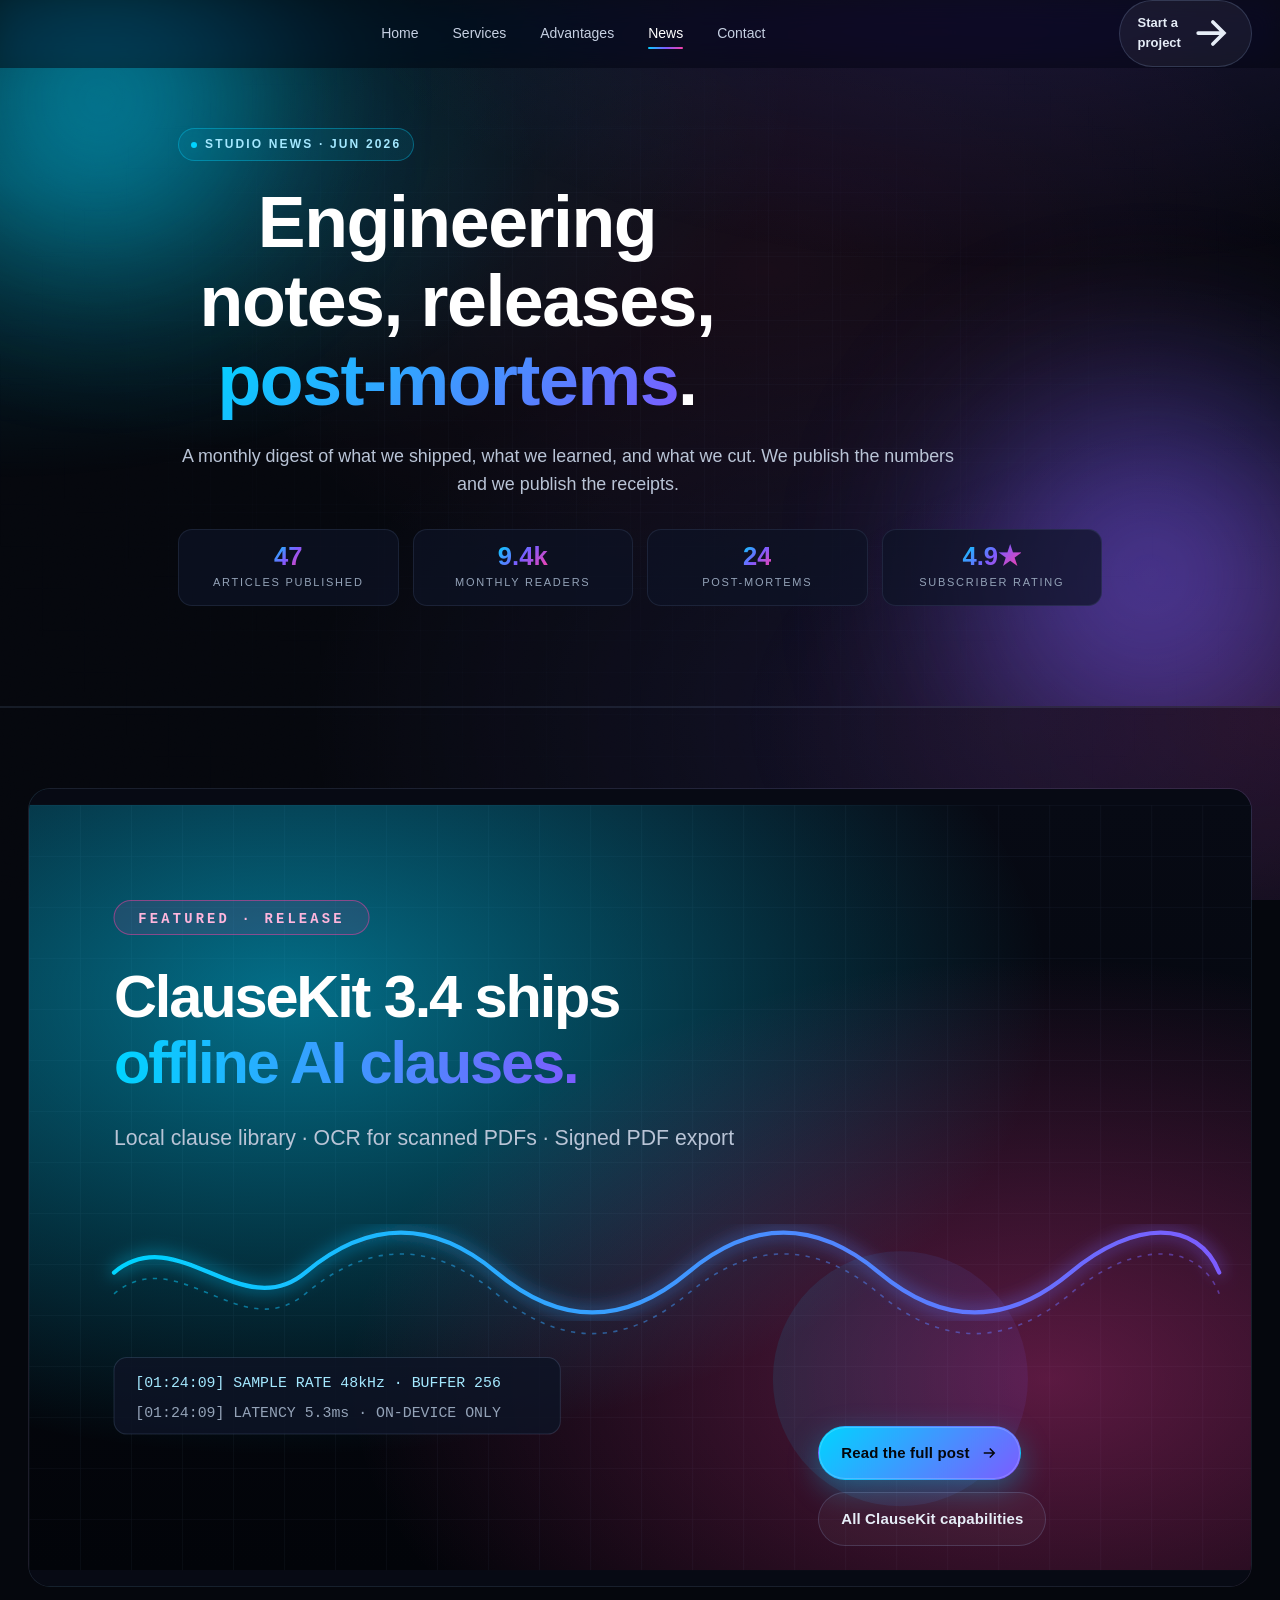
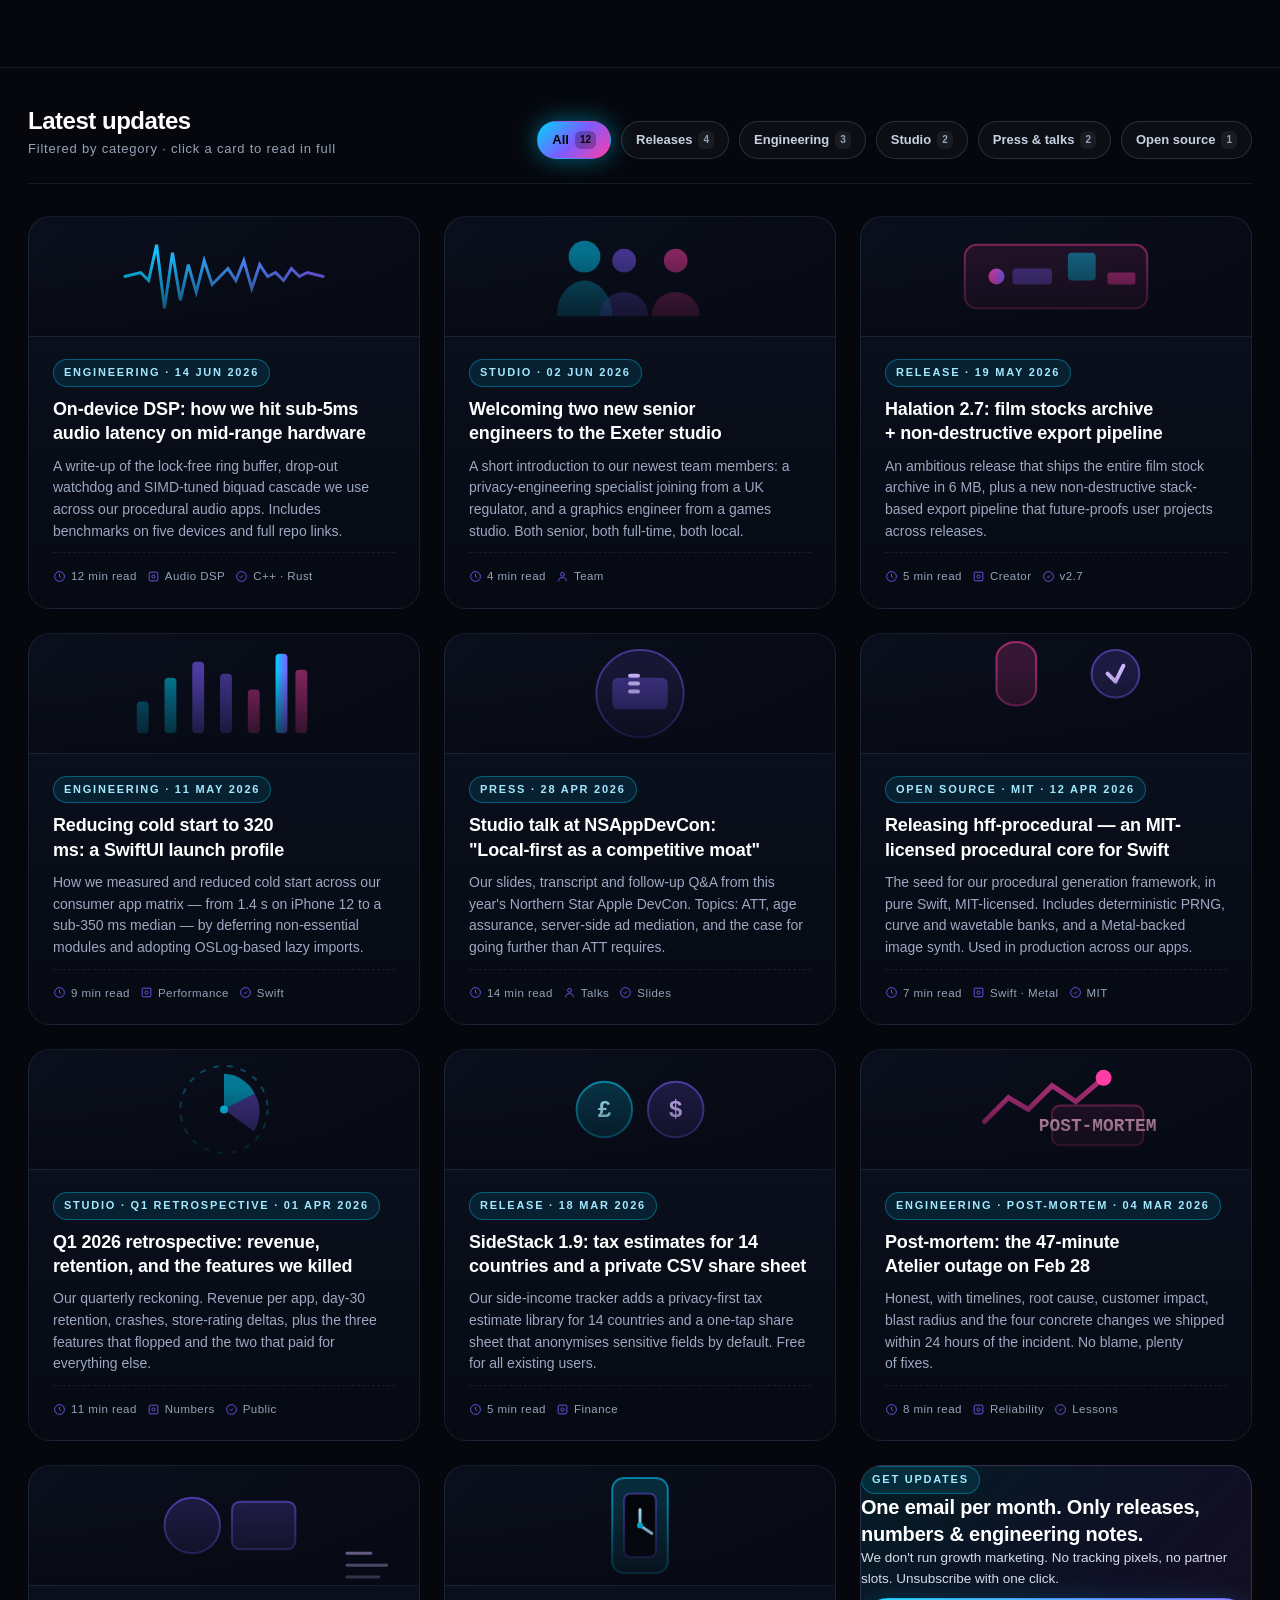
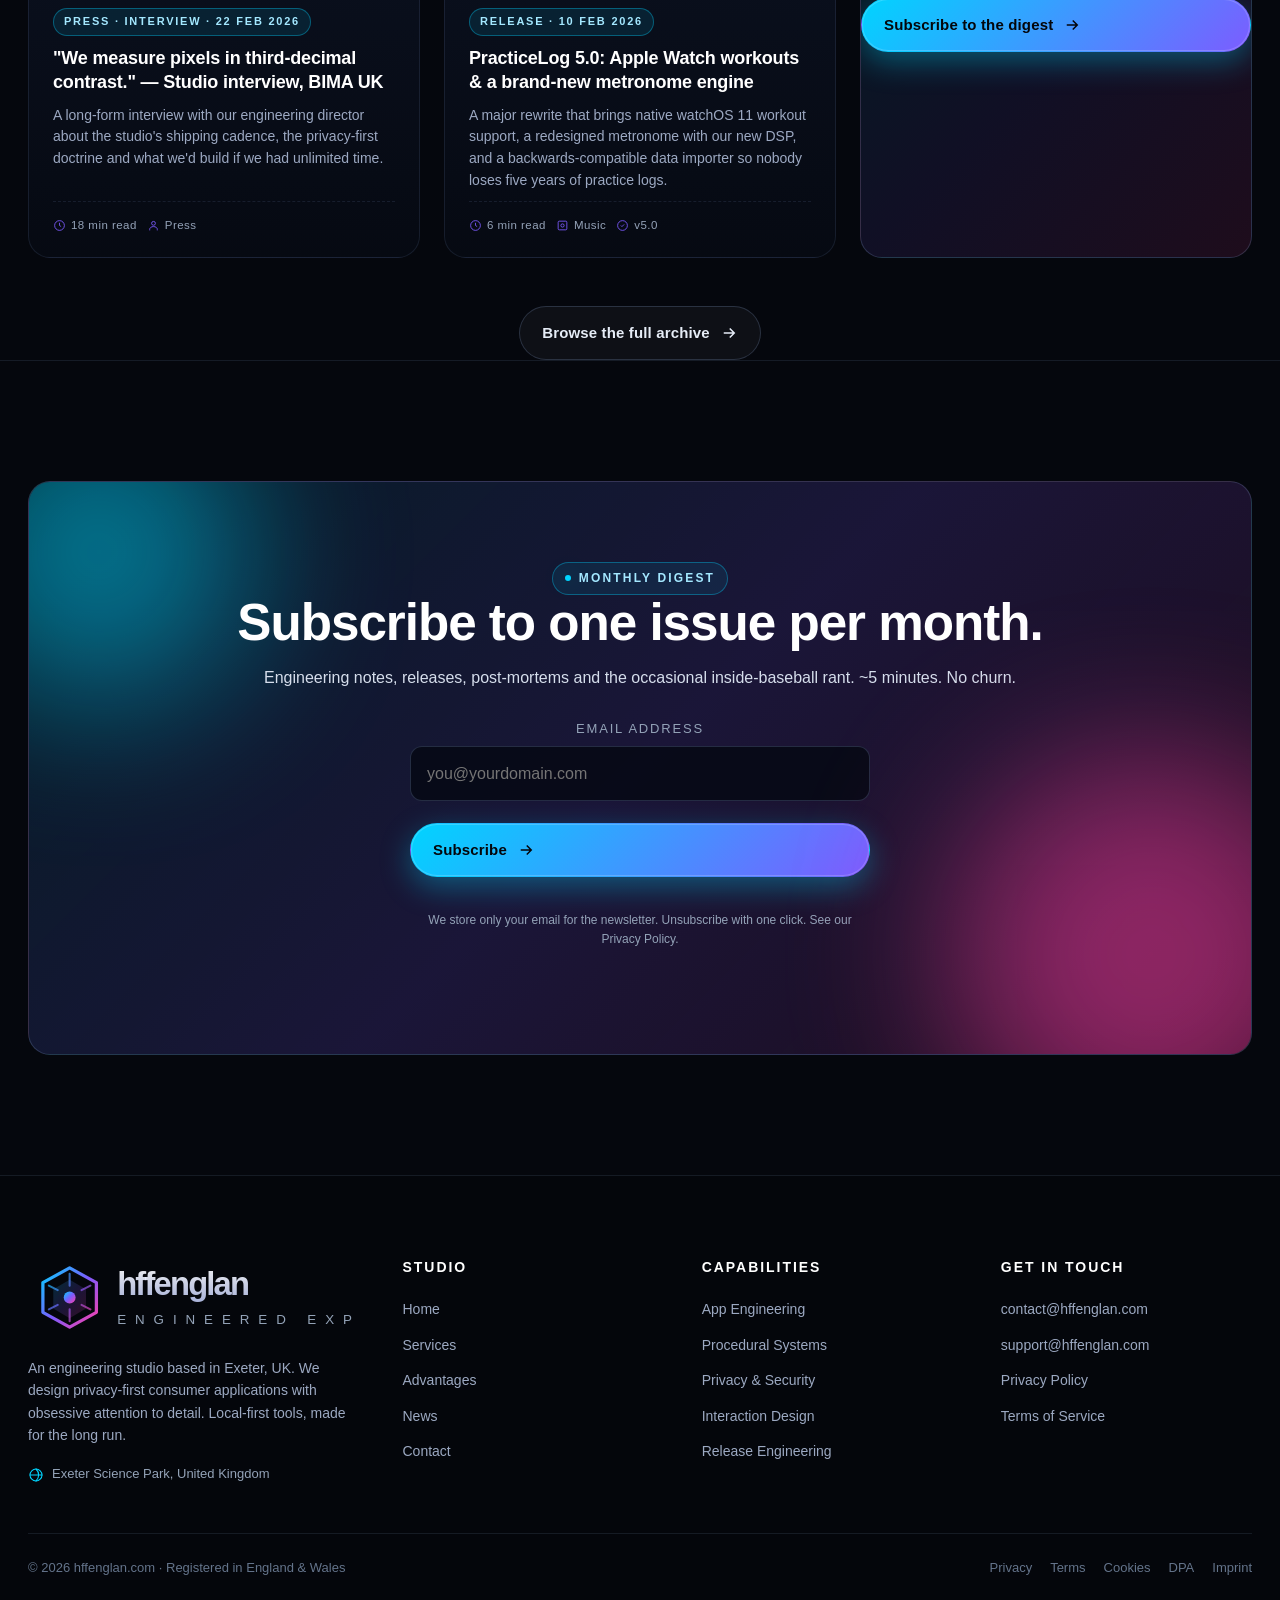
<file: news.html>
<!doctype html>
<html lang="en">
<head>
<meta charset="utf-8">
<meta name="viewport" content="width=device-width,initial-scale=1,viewport-fit=cover">
<meta name="theme-color" content="#04060b">
<title>Studio News & Engineering Notes — hffenglan</title>
<meta name="description" content="Releases, post-mortems, engineering notes and product updates from the hffenglan studio in Exeter, UK. Updated monthly.">
<meta name="keywords" content="hffenglan news, app release notes, engineering blog, indie studio Exeter, privacy-first updates">
<meta name="robots" content="index, follow, max-snippet:-1, max-image-preview:large">
<link rel="canonical" href="https://hffenglan.com/news.html">
<meta property="og:title" content="Studio News & Engineering Notes — hffenglan">
<meta property="og:description" content="Releases, post-mortems and product updates from the hffenglan studio.">
<meta property="og:url" content="https://hffenglan.com/news.html">
<meta property="og:image" content="https://hffenglan.com/images/og-cover.png">
<meta property="og:type" content="blog">
<meta name="twitter:card" content="summary_large_image">
<link rel="icon" type="image/svg+xml" href="images/logo.svg">
<link rel="alternate icon" href="images/favicon.svg">
<link rel="stylesheet" href="css/main.css">
<link rel="stylesheet" href="css/extras.css">
<link rel="stylesheet" href="css/animations.css">
<script type="application/ld+json">
{"@context":"https://schema.org","@type":"Blog","name":"hffenglan Studio News","url":"https://hffenglan.com/news.html","publisher":{"@type":"Organization","name":"hffenglan","url":"https://hffenglan.com/"},"inLanguage":"en-GB"}
</script>
</head>
<body>
<a class="skip" href="#main">Skip to content</a>

<header class="nav" role="banner">
  <div class="wrap nav__inner">
    <a class="nav__brand" href="index.html" aria-label="hffenglan home">
      <img src="images/logo.svg" alt="hffenglan" height="38">
    </a>
    <nav class="nav__menu" aria-label="Primary">
      <a href="index.html">Home</a>
      <a href="services.html">Services</a>
      <a href="advantages.html">Advantages</a>
      <a href="news.html">News</a>
      <a href="contact.html">Contact</a>
    </nav>
    <a class="nav__cta" href="contact.html">
      <span>Start a project</span>
      <svg viewBox="0 0 24 24" fill="none" stroke="currentColor" stroke-width="2" stroke-linecap="round"><path d="M5 12 H19 M13 6 L19 12 L13 18"/></svg>
    </a>
    <button class="nav__toggle" aria-label="Toggle menu" aria-expanded="false">
      <svg viewBox="0 0 24 24" fill="none" stroke="currentColor" stroke-width="2" stroke-linecap="round"><path d="M4 7 H20 M4 12 H20 M4 17 H20"/></svg>
    </button>
  </div>
</header>

<main id="main">

<!-- ============ PAGE HERO ============ -->
<section class="page-hero">
  <div class="hero__bg" aria-hidden="true"></div>
  <div class="hero__grid" aria-hidden="true"></div>
  <div class="wrap page-hero__inner">
    <span class="eyebrow">Studio News · Jun 2026</span>
    <h1>Engineering notes, releases, <span class="grad-shift">post-mortems</span>.</h1>
    <p class="lead">A monthly digest of what we shipped, what we learned, and what we cut. We publish the numbers and we publish the receipts.</p>
    <div class="news__stats">
      <div><b>47</b><small>Articles published</small></div>
      <div><b>9.4k</b><small>Monthly readers</small></div>
      <div><b>24</b><small>Post-mortems</small></div>
      <div><b>4.9★</b><small>Subscriber rating</small></div>
    </div>
  </div>
</section>

<!-- ============ FEATURED ARTICLE ============ -->
<section class="section news-featured">
  <div class="wrap">
    <div class="news-featured__wrap reveal">
      <div class="news-featured__media">
        <svg viewBox="0 0 1200 720" xmlns="http://www.w3.org/2000/svg" role="img" aria-label="Featured article: ClauseKit 3.4 — procedural waveform visualisation">
          <defs>
            <linearGradient id="fgrad1" x1="0" x2="1"><stop offset="0" stop-color="#00d4ff"/><stop offset="1" stop-color="#7c5cff"/></linearGradient>
            <linearGradient id="fgrad2" x1="0" x2="0" y1="0" y2="1"><stop offset="0" stop-color="#070a14"/><stop offset="1" stop-color="#020409"/></linearGradient>
            <radialGradient id="frg1" cx=".2" cy=".25" r=".6"><stop offset="0" stop-color="#00d4ff" stop-opacity=".5"/><stop offset="1" stop-color="#00d4ff" stop-opacity="0"/></radialGradient>
            <radialGradient id="frg2" cx=".8" cy=".75" r=".55"><stop offset="0" stop-color="#ff3ea5" stop-opacity=".35"/><stop offset="1" stop-color="#ff3ea5" stop-opacity="0"/></radialGradient>
            <pattern id="fgrid" width="48" height="48" patternUnits="userSpaceOnUse"><path d="M48 0 H0 V48" fill="none" stroke="rgba(140,170,220,.08)"/></pattern>
            <filter id="fglow"><feGaussianBlur stdDeviation="8" result="b"/><feMerge><feMergeNode in="b"/><feMergeNode in="SourceGraphic"/></feMerge></filter>
          </defs>
          <rect width="1200" height="720" fill="url(#fgrad2)"/>
          <rect width="1200" height="720" fill="url(#fgrid)"/>
          <rect width="1200" height="720" fill="url(#frg1)"/>
          <rect width="1200" height="720" fill="url(#frg2)"/>

          <g transform="translate(80 90)">
            <rect width="240" height="32" rx="16" fill="rgba(255,62,165,.10)" stroke="rgba(255,62,165,.5)"/>
            <text x="120" y="21" text-anchor="middle" font-family="JetBrains Mono, monospace" font-size="13" fill="#ffb6dd" font-weight="600" letter-spacing="3">FEATURED · RELEASE</text>
          </g>
          <text x="80" y="200" font-family="-apple-system,sans-serif" font-size="56" font-weight="800" fill="#fff" letter-spacing="-2">ClauseKit 3.4 ships</text>
          <text x="80" y="262" font-family="-apple-system,sans-serif" font-size="56" font-weight="800" fill="url(#fgrad1)" letter-spacing="-2">offline AI clauses.</text>
          <text x="80" y="320" font-family="-apple-system,sans-serif" font-size="20" fill="#b9c4d6">Local clause library · OCR for scanned PDFs · Signed PDF export</text>

          <g transform="translate(80 380)" filter="url(#fglow)">
            <path d="M0 60 C60 10 120 110 180 60 S300 10 360 60 S480 110 540 60 S660 10 720 60 S840 110 900 60 S1020 10 1040 60" fill="none" stroke="url(#fgrad1)" stroke-width="4" stroke-linecap="round"/>
          </g>
          <g transform="translate(80 400)" opacity=".5">
            <path d="M0 60 C60 10 120 110 180 60 S300 10 360 60 S480 110 540 60 S660 10 720 60 S840 110 900 60 S1020 10 1040 60" fill="none" stroke="url(#fgrad1)" stroke-width="1.5" stroke-dasharray="4 6"/>
          </g>

          <g transform="translate(80 520)" font-family="JetBrains Mono, monospace" font-size="14" fill="#a4e8ff">
            <rect width="420" height="72" rx="12" fill="rgba(13,19,37,.85)" stroke="rgba(140,170,220,.18)"/>
            <text x="20" y="28">[01:24:09] SAMPLE RATE 48kHz · BUFFER 256</text>
            <text x="20" y="56" fill="#94a3b8">[01:24:09] LATENCY 5.3ms · ON-DEVICE ONLY</text>
          </g>

          <g transform="translate(820 540)" opacity=".55">
            <circle r="120" fill="url(#fgrad1)" opacity=".18"/>
          </g>
        </svg>
      </div>
      <div class="news-featured__body">
        <span class="news__cat news__cat--feat">Release · v3.4.1 · 22 Jun 2026</span>
        <h2>ClauseKit 3.4 — offline AI clauses, on-device OCR, signed exports.</h2>
        <p>Our contract validator gets a local clause library, OCR for scanned PDFs, and signed export — all generated on-device via CoreML. No upload, no telemetry, no third-party language services. The full release is live on the App Store today.</p>
        <div class="news-featured__tags">
          <span>iOS · macOS</span>
          <span>CoreML · 22ms inference</span>
          <span>PDF · OCR · Signed</span>
        </div>
        <ul class="news-featured__points">
          <li><span class="dot"><svg viewBox="0 0 24 24" fill="none" stroke="currentColor" stroke-width="2"><path d="M5 12 L10 17 L19 7"/></svg></span><span><b>Zero data leaves device.</b> Clauses, OCR, signatures all run on the Apple Neural Engine.</span></li>
          <li><span class="dot"><svg viewBox="0 0 24 24" fill="none" stroke="currentColor" stroke-width="2"><path d="M5 12 L10 17 L19 7"/></svg></span><span><b>22ms median inference</b> on iPhone 13 and later — no cloud round-trips.</span></li>
          <li><span class="dot"><svg viewBox="0 0 24 24" fill="none" stroke="currentColor" stroke-width="2"><path d="M5 12 L10 17 L19 7"/></svg></span><span><b>Backwards-compatible.</b> v3.3 project files open seamlessly in v3.4.</span></li>
        </ul>
        <div class="news-featured__cta">
          <a class="btn btn--primary shine" href="#post">Read the full post
            <svg viewBox="0 0 24 24" fill="none" stroke="currentColor" stroke-width="2"><path d="M5 12 H19 M13 6 L19 12 L13 18"/></svg>
          </a>
          <a class="btn btn--ghost" href="services.html#contract">All ClauseKit capabilities</a>
        </div>
      </div>
    </div>
  </div>
</section>

<!-- ============ FILTERS ============ -->
<section class="section section--filters">
  <div class="wrap">
    <div class="news__bar">
      <div>
        <h3 class="news__bar__title">Latest updates</h3>
        <p class="news__bar__sub">Filtered by category · click a card to read in full</p>
      </div>
      <div class="news__filters filters" role="tablist">
        <button class="active" data-filter="all">All <sup>12</sup></button>
        <button data-filter="release">Releases <sup>4</sup></button>
        <button data-filter="engineering">Engineering <sup>3</sup></button>
        <button data-filter="studio">Studio <sup>2</sup></button>
        <button data-filter="press">Press & talks <sup>2</sup></button>
        <button data-filter="open">Open source <sup>1</sup></button>
      </div>
    </div>

    <!-- ============ NEWS GRID ============ -->
    <div class="news" data-stagger>

      <article class="news__card tilt" data-cat="engineering">
        <div class="news__thumb news__thumb--audio" aria-hidden="true">
          <svg viewBox="0 0 100 60" fill="none"><path d="M0 30 L8 28 L12 32 L16 14 L20 46 L24 18 L28 42 L32 24 L36 38 L40 22 L44 34 L48 30 L52 26 L56 32 L60 22 L64 36 L68 24 L72 30 L76 28 L80 32 L84 26 L88 30 L92 28 L100 30" stroke="url(#audg1)" stroke-width="1.5" stroke-linecap="round"/><defs><linearGradient id="audg1" x1="0" x2="1"><stop offset="0" stop-color="#00d4ff"/><stop offset="1" stop-color="#7c5cff"/></linearGradient></defs></svg>
        </div>
        <div class="news__body">
          <span class="news__cat">Engineering · 14 Jun 2026</span>
          <h3><a href="#post">On-device DSP: how we hit sub-5ms audio latency on mid-range hardware</a></h3>
          <p>A write-up of the lock-free ring buffer, drop-out watchdog and SIMD-tuned biquad cascade we use across our procedural audio apps. Includes benchmarks on five devices and full repo links.</p>
          <div class="news__meta">
            <span><svg viewBox="0 0 24 24" fill="none" stroke="currentColor" stroke-width="1.6"><circle cx="12" cy="12" r="9"/><path d="M12 7 V12 L15 14"/></svg> 12 min read</span>
            <span><svg viewBox="0 0 24 24" fill="none" stroke="currentColor" stroke-width="1.6"><rect x="4" y="4" width="16" height="16" rx="2"/><circle cx="12" cy="12" r="3"/></svg> Audio DSP</span>
            <span><svg viewBox="0 0 24 24" fill="none" stroke="currentColor" stroke-width="1.6"><circle cx="12" cy="12" r="9"/><path d="M9 12 L11 14 L15 10"/></svg> C++ · Rust</span>
          </div>
        </div>
      </article>

      <article class="news__card tilt" data-cat="studio">
        <div class="news__thumb news__thumb--team" aria-hidden="true">
          <svg viewBox="0 0 100 60" fill="none"><circle cx="22" cy="20" r="8" fill="rgba(0,212,255,.5)"/><circle cx="42" cy="22" r="6" fill="rgba(124,92,255,.5)"/><path d="M8 50 C8 38 16 32 22 32 C28 32 36 38 36 50 Z" fill="rgba(0,212,255,.35)"/><path d="M30 50 C30 42 36 38 42 38 C48 38 54 42 54 50 Z" fill="rgba(124,92,255,.35)"/><circle cx="68" cy="22" r="6" fill="rgba(255,62,165,.5)"/><path d="M56 50 C56 42 62 38 68 38 C74 38 80 42 80 50 Z" fill="rgba(255,62,165,.35)"/></svg>
        </div>
        <div class="news__body">
          <span class="news__cat">Studio · 02 Jun 2026</span>
          <h3><a href="#post">Welcoming two new senior engineers to the Exeter studio</a></h3>
          <p>A short introduction to our newest team members: a privacy-engineering specialist joining from a UK regulator, and a graphics engineer from a games studio. Both senior, both full-time, both local.</p>
          <div class="news__meta">
            <span><svg viewBox="0 0 24 24" fill="none" stroke="currentColor" stroke-width="1.6"><circle cx="12" cy="12" r="9"/><path d="M12 7 V12 L15 14"/></svg> 4 min read</span>
            <span><svg viewBox="0 0 24 24" fill="none" stroke="currentColor" stroke-width="1.6"><circle cx="12" cy="8" r="3.5"/><path d="M5 21 V19 C5 16 8 14 12 14 C16 14 19 16 19 19 V21"/></svg> Team</span>
          </div>
        </div>
      </article>

      <article class="news__card tilt" data-cat="release">
        <div class="news__thumb news__thumb--film" aria-hidden="true">
          <svg viewBox="0 0 100 60" fill="none"><defs><linearGradient id="flm1" x1="0" x2="1"><stop offset="0" stop-color="#ff3ea5"/><stop offset="1" stop-color="#7c5cff"/></linearGradient></defs><rect x="4" y="14" width="92" height="32" rx="6" fill="rgba(255,62,165,.10)" stroke="rgba(255,62,165,.45)"/><g transform="translate(14 22)"><circle cx="6" cy="8" r="4" fill="url(#flm1)"/></g><g transform="translate(28 26)"><rect width="20" height="8" rx="2" fill="rgba(124,92,255,.4)"/></g><g transform="translate(56 18)"><rect width="14" height="14" rx="2" fill="rgba(0,212,255,.4)"/></g><g transform="translate(76 28)"><rect width="14" height="6" rx="1" fill="rgba(255,62,165,.5)"/></g></svg>
        </div>
        <div class="news__body">
          <span class="news__cat">Release · 19 May 2026</span>
          <h3><a href="#post">Halation 2.7: film stocks archive + non-destructive export pipeline</a></h3>
          <p>An ambitious release that ships the entire film stock archive in 6 MB, plus a new non-destructive stack-based export pipeline that future-proofs user projects across releases.</p>
          <div class="news__meta">
            <span><svg viewBox="0 0 24 24" fill="none" stroke="currentColor" stroke-width="1.6"><circle cx="12" cy="12" r="9"/><path d="M12 7 V12 L15 14"/></svg> 5 min read</span>
            <span><svg viewBox="0 0 24 24" fill="none" stroke="currentColor" stroke-width="1.6"><rect x="4" y="4" width="16" height="16" rx="2"/><circle cx="12" cy="12" r="3"/></svg> Creator</span>
            <span><svg viewBox="0 0 24 24" fill="none" stroke="currentColor" stroke-width="1.6"><circle cx="12" cy="12" r="9"/><path d="M9 12 L11 14 L15 10"/></svg> v2.7</span>
          </div>
        </div>
      </article>

      <article class="news__card tilt" data-cat="engineering">
        <div class="news__thumb news__thumb--perf" aria-hidden="true">
          <svg viewBox="0 0 100 60" fill="none"><defs><linearGradient id="perf1" x1="0" x2="1"><stop offset="0" stop-color="#00d4ff"/><stop offset="1" stop-color="#7c5cff"/></linearGradient></defs><rect x="6" y="34" width="6" height="16" rx="2" fill="rgba(0,212,255,.4)"/><rect x="20" y="22" width="6" height="28" rx="2" fill="rgba(0,212,255,.55)"/><rect x="34" y="14" width="6" height="36" rx="2" fill="rgba(124,92,255,.6)"/><rect x="48" y="20" width="6" height="30" rx="2" fill="rgba(124,92,255,.5)"/><rect x="62" y="28" width="6" height="22" rx="2" fill="rgba(255,62,165,.5)"/><rect x="76" y="10" width="6" height="40" rx="2" fill="url(#perf1)"/><rect x="86" y="18" width="6" height="32" rx="2" fill="rgba(255,62,165,.5)"/></svg>
        </div>
        <div class="news__body">
          <span class="news__cat">Engineering · 11 May 2026</span>
          <h3><a href="#post">Reducing cold start to 320 ms: a SwiftUI launch profile</a></h3>
          <p>How we measured and reduced cold start across our consumer app matrix — from 1.4 s on iPhone 12 to a sub-350 ms median — by deferring non-essential modules and adopting OSLog-based lazy imports.</p>
          <div class="news__meta">
            <span><svg viewBox="0 0 24 24" fill="none" stroke="currentColor" stroke-width="1.6"><circle cx="12" cy="12" r="9"/><path d="M12 7 V12 L15 14"/></svg> 9 min read</span>
            <span><svg viewBox="0 0 24 24" fill="none" stroke="currentColor" stroke-width="1.6"><rect x="4" y="4" width="16" height="16" rx="2"/><circle cx="12" cy="12" r="3"/></svg> Performance</span>
            <span><svg viewBox="0 0 24 24" fill="none" stroke="currentColor" stroke-width="1.6"><circle cx="12" cy="12" r="9"/><path d="M9 12 L11 14 L15 10"/></svg> Swift</span>
          </div>
        </div>
      </article>

      <article class="news__card tilt" data-cat="press">
        <div class="news__thumb news__thumb--talk" aria-hidden="true">
          <svg viewBox="0 0 100 60" fill="none"><circle cx="50" cy="30" r="22" fill="rgba(124,92,255,.12)" stroke="rgba(124,92,255,.5)"/><g transform="translate(36 22)"><rect width="28" height="16" rx="3" fill="rgba(124,92,255,.4)"/></g><rect x="44" y="20" width="6" height="2" rx="1" fill="#cdb6ff"/><rect x="44" y="24" width="6" height="2" rx="1" fill="#cdb6ff"/><rect x="44" y="28" width="6" height="2" rx="1" fill="#cdb6ff"/></svg>
        </div>
        <div class="news__body">
          <span class="news__cat">Press · 28 Apr 2026</span>
          <h3><a href="#post">Studio talk at NSAppDevCon: "Local-first as a competitive moat"</a></h3>
          <p>Our slides, transcript and follow-up Q&A from this year's Northern Star Apple DevCon. Topics: ATT, age assurance, server-side ad mediation, and the case for going further than ATT requires.</p>
          <div class="news__meta">
            <span><svg viewBox="0 0 24 24" fill="none" stroke="currentColor" stroke-width="1.6"><circle cx="12" cy="12" r="9"/><path d="M12 7 V12 L15 14"/></svg> 14 min read</span>
            <span><svg viewBox="0 0 24 24" fill="none" stroke="currentColor" stroke-width="1.6"><circle cx="12" cy="8" r="3.5"/><path d="M5 21 V19 C5 16 8 14 12 14 C16 14 19 16 19 19 V21"/></svg> Talks</span>
            <span><svg viewBox="0 0 24 24" fill="none" stroke="currentColor" stroke-width="1.6"><circle cx="12" cy="12" r="9"/><path d="M9 12 L11 14 L15 10"/></svg> Slides</span>
          </div>
        </div>
      </article>

      <article class="news__card tilt" data-cat="open">
        <div class="news__thumb news__thumb--oss" aria-hidden="true">
          <svg viewBox="0 0 100 60" fill="none"><path d="M20 12 C20 8 24 4 30 4 C36 4 40 8 40 12 L40 28 C40 32 36 36 30 36 C24 36 20 32 20 28 Z" fill="rgba(255,62,165,.18)" stroke="rgba(255,62,165,.55)"/><circle cx="80" cy="20" r="12" fill="rgba(124,92,255,.18)" stroke="rgba(124,92,255,.55)"/><path d="M76 20 L80 24 L84 16" stroke="#cdb6ff" stroke-width="2" stroke-linecap="round" stroke-linejoin="round" fill="none"/></svg>
        </div>
        <div class="news__body">
          <span class="news__cat">Open source · MIT · 12 Apr 2026</span>
          <h3><a href="#post">Releasing hff-procedural — an MIT-licensed procedural core for Swift</a></h3>
          <p>The seed for our procedural generation framework, in pure Swift, MIT-licensed. Includes deterministic PRNG, curve and wavetable banks, and a Metal-backed image synth. Used in production across our apps.</p>
          <div class="news__meta">
            <span><svg viewBox="0 0 24 24" fill="none" stroke="currentColor" stroke-width="1.6"><circle cx="12" cy="12" r="9"/><path d="M12 7 V12 L15 14"/></svg> 7 min read</span>
            <span><svg viewBox="0 0 24 24" fill="none" stroke="currentColor" stroke-width="1.6"><rect x="4" y="4" width="16" height="16" rx="2"/><circle cx="12" cy="12" r="3"/></svg> Swift · Metal</span>
            <span><svg viewBox="0 0 24 24" fill="none" stroke="currentColor" stroke-width="1.6"><circle cx="12" cy="12" r="9"/><path d="M9 12 L11 14 L15 10"/></svg> MIT</span>
          </div>
        </div>
      </article>

      <article class="news__card tilt" data-cat="studio">
        <div class="news__thumb news__thumb--q1" aria-hidden="true">
          <svg viewBox="0 0 100 60" fill="none"><circle cx="50" cy="30" r="22" fill="none" stroke="rgba(0,212,255,.3)" stroke-dasharray="3 4"/><path d="M50 30 L50 12 A18 18 0 0 1 65.5 22 Z" fill="rgba(0,212,255,.55)"/><path d="M50 30 L65.5 22 A18 18 0 0 1 65 41 Z" fill="rgba(124,92,255,.45)"/><circle cx="50" cy="30" r="2" fill="#00d4ff"/></svg>
        </div>
        <div class="news__body">
          <span class="news__cat">Studio · Q1 retrospective · 01 Apr 2026</span>
          <h3><a href="#post">Q1 2026 retrospective: revenue, retention, and the features we killed</a></h3>
          <p>Our quarterly reckoning. Revenue per app, day-30 retention, crashes, store-rating deltas, plus the three features that flopped and the two that paid for everything else.</p>
          <div class="news__meta">
            <span><svg viewBox="0 0 24 24" fill="none" stroke="currentColor" stroke-width="1.6"><circle cx="12" cy="12" r="9"/><path d="M12 7 V12 L15 14"/></svg> 11 min read</span>
            <span><svg viewBox="0 0 24 24" fill="none" stroke="currentColor" stroke-width="1.6"><rect x="4" y="4" width="16" height="16" rx="2"/><circle cx="12" cy="12" r="3"/></svg> Numbers</span>
            <span><svg viewBox="0 0 24 24" fill="none" stroke="currentColor" stroke-width="1.6"><circle cx="12" cy="12" r="9"/><path d="M9 12 L11 14 L15 10"/></svg> Public</span>
          </div>
        </div>
      </article>

      <article class="news__card tilt" data-cat="release">
        <div class="news__thumb news__thumb--money" aria-hidden="true">
          <svg viewBox="0 0 100 60" fill="none"><circle cx="32" cy="30" r="14" fill="rgba(0,212,255,.18)" stroke="rgba(0,212,255,.55)"/><circle cx="68" cy="30" r="14" fill="rgba(124,92,255,.18)" stroke="rgba(124,92,255,.55)"/><text x="32" y="34" text-anchor="middle" font-family="JetBrains Mono, monospace" font-size="12" fill="#a4e8ff" font-weight="700">£</text><text x="68" y="34" text-anchor="middle" font-family="JetBrains Mono, monospace" font-size="12" fill="#cdb6ff" font-weight="700">$</text></svg>
        </div>
        <div class="news__body">
          <span class="news__cat">Release · 18 Mar 2026</span>
          <h3><a href="#post">SideStack 1.9: tax estimates for 14 countries and a private CSV share sheet</a></h3>
          <p>Our side-income tracker adds a privacy-first tax estimate library for 14 countries and a one-tap share sheet that anonymises sensitive fields by default. Free for all existing users.</p>
          <div class="news__meta">
            <span><svg viewBox="0 0 24 24" fill="none" stroke="currentColor" stroke-width="1.6"><circle cx="12" cy="12" r="9"/><path d="M12 7 V12 L15 14"/></svg> 5 min read</span>
            <span><svg viewBox="0 0 24 24" fill="none" stroke="currentColor" stroke-width="1.6"><rect x="4" y="4" width="16" height="16" rx="2"/><circle cx="12" cy="12" r="3"/></svg> Finance</span>
          </div>
        </div>
      </article>

      <article class="news__card tilt" data-cat="engineering">
        <div class="news__thumb news__thumb--pm" aria-hidden="true">
          <svg viewBox="0 0 100 60" fill="none"><path d="M14 36 L26 24 L36 30 L48 18 L60 26 L74 14" stroke="rgba(255,62,165,.65)" stroke-width="2.5" stroke-linecap="round" fill="none"/><circle cx="74" cy="14" r="4" fill="#ff3ea5"/><g transform="translate(48 28)"><rect width="46" height="20" rx="4" fill="rgba(255,62,165,.10)" stroke="rgba(255,62,165,.4)"/><text x="23" y="13" text-anchor="middle" font-family="JetBrains Mono, monospace" font-size="9" fill="#ffb6dd" font-weight="700">POST-MORTEM</text></g></svg>
        </div>
        <div class="news__body">
          <span class="news__cat">Engineering · post-mortem · 04 Mar 2026</span>
          <h3><a href="#post">Post-mortem: the 47-minute Atelier outage on Feb 28</a></h3>
          <p>Honest, with timelines, root cause, customer impact, blast radius and the four concrete changes we shipped within 24 hours of the incident. No blame, plenty of fixes.</p>
          <div class="news__meta">
            <span><svg viewBox="0 0 24 24" fill="none" stroke="currentColor" stroke-width="1.6"><circle cx="12" cy="12" r="9"/><path d="M12 7 V12 L15 14"/></svg> 8 min read</span>
            <span><svg viewBox="0 0 24 24" fill="none" stroke="currentColor" stroke-width="1.6"><rect x="4" y="4" width="16" height="16" rx="2"/><circle cx="12" cy="12" r="3"/></svg> Reliability</span>
            <span><svg viewBox="0 0 24 24" fill="none" stroke="currentColor" stroke-width="1.6"><circle cx="12" cy="12" r="9"/><path d="M9 12 L11 14 L15 10"/></svg> Lessons</span>
          </div>
        </div>
      </article>

      <article class="news__card tilt" data-cat="press">
        <div class="news__thumb news__thumb--press" aria-hidden="true">
          <svg viewBox="0 0 100 60" fill="none"><circle cx="34" cy="30" r="14" fill="rgba(124,92,255,.18)" stroke="rgba(124,92,255,.55)"/><g transform="translate(54 18)"><rect width="32" height="24" rx="4" fill="rgba(124,92,255,.2)" stroke="rgba(124,92,255,.5)"/><path d="M58 26 L70 26 M58 32 L78 32 M58 38 L74 38" stroke="#cdb6ff" stroke-width="1.5" stroke-linecap="round"/></g></svg>
        </div>
        <div class="news__body">
          <span class="news__cat">Press · interview · 22 Feb 2026</span>
          <h3><a href="#post">"We measure pixels in third-decimal contrast." — Studio interview, BIMA UK</a></h3>
          <p>A long-form interview with our engineering director about the studio's shipping cadence, the privacy-first doctrine and what we'd build if we had unlimited time.</p>
          <div class="news__meta">
            <span><svg viewBox="0 0 24 24" fill="none" stroke="currentColor" stroke-width="1.6"><circle cx="12" cy="12" r="9"/><path d="M12 7 V12 L15 14"/></svg> 18 min read</span>
            <span><svg viewBox="0 0 24 24" fill="none" stroke="currentColor" stroke-width="1.6"><circle cx="12" cy="8" r="3.5"/><path d="M5 21 V19 C5 16 8 14 12 14 C16 14 19 16 19 19 V21"/></svg> Press</span>
          </div>
        </div>
      </article>

      <article class="news__card tilt" data-cat="release">
        <div class="news__thumb news__thumb--watch" aria-hidden="true">
          <svg viewBox="0 0 100 60" fill="none"><rect x="36" y="6" width="28" height="48" rx="6" fill="rgba(0,212,255,.15)" stroke="rgba(0,212,255,.55)"/><rect x="42" y="14" width="16" height="32" rx="3" fill="#04060b" stroke="rgba(124,92,255,.4)"/><line x1="50" y1="22" x2="50" y2="30" stroke="#a4e8ff" stroke-width="1.5" stroke-linecap="round"/><line x1="50" y1="30" x2="56" y2="34" stroke="#a4e8ff" stroke-width="1.5" stroke-linecap="round"/><circle cx="50" cy="30" r="1.5" fill="#00d4ff"/></svg>
        </div>
        <div class="news__body">
          <span class="news__cat">Release · 10 Feb 2026</span>
          <h3><a href="#post">PracticeLog 5.0: Apple Watch workouts & a brand-new metronome engine</a></h3>
          <p>A major rewrite that brings native watchOS 11 workout support, a redesigned metronome with our new DSP, and a backwards-compatible data importer so nobody loses five years of practice logs.</p>
          <div class="news__meta">
            <span><svg viewBox="0 0 24 24" fill="none" stroke="currentColor" stroke-width="1.6"><circle cx="12" cy="12" r="9"/><path d="M12 7 V12 L15 14"/></svg> 6 min read</span>
            <span><svg viewBox="0 0 24 24" fill="none" stroke="currentColor" stroke-width="1.6"><rect x="4" y="4" width="16" height="16" rx="2"/><circle cx="12" cy="12" r="3"/></svg> Music</span>
            <span><svg viewBox="0 0 24 24" fill="none" stroke="currentColor" stroke-width="1.6"><circle cx="12" cy="12" r="9"/><path d="M9 12 L11 14 L15 10"/></svg> v5.0</span>
          </div>
        </div>
      </article>

      <article class="news__card news__cta-card tilt" data-cat="all">
        <span class="news__cat">Get updates</span>
        <h3><a href="#archive">One email per month. Only releases, numbers & engineering notes.</a></h3>
        <p>We don't run growth marketing. No tracking pixels, no partner slots. Unsubscribe with one click.</p>
        <a class="btn btn--primary shine" href="#subscribe">Subscribe to the digest
          <svg viewBox="0 0 24 24" fill="none" stroke="currentColor" stroke-width="2"><path d="M5 12 H19 M13 6 L19 12 L13 18"/></svg>
        </a>
      </article>

    </div>

    <div class="news__more reveal">
      <a class="btn btn--ghost" href="#archive">Browse the full archive
        <svg viewBox="0 0 24 24" fill="none" stroke="currentColor" stroke-width="2"><path d="M5 12 H19 M13 6 L19 12 L13 18"/></svg>
      </a>
    </div>
  </div>
</section>

<!-- ============ NEWSLETTER ============ -->
<section class="section" id="subscribe">
  <div class="wrap">
    <div class="cta reveal">
      <span class="eyebrow">Monthly digest</span>
      <h2>Subscribe to one issue per month.</h2>
      <p>Engineering notes, releases, post-mortems and the occasional inside-baseball rant. ~5 minutes. No churn.</p>
      <form class="form" data-ajax style="margin: 28px auto 0; max-width: 460px;">
        <div class="field">
          <label for="news-email">Email address</label>
          <input id="news-email" type="email" name="email" placeholder="you@yourdomain.com" autocomplete="email" required>
        </div>
        <button type="submit" class="btn btn--primary shine submit" data-label="Subscribe">
          <span>Subscribe</span>
          <svg viewBox="0 0 24 24" fill="none" stroke="currentColor" stroke-width="2"><path d="M5 12 H19 M13 6 L19 12 L13 18"/></svg>
        </button>
        <div data-ok></div>
        <p class="note">We store only your email for the newsletter. Unsubscribe with one click. See our <a href="privacy-policy.html">Privacy Policy</a>.</p>
      </form>
    </div>
  </div>
</section>

</main>

<!-- ========== FOOTER ========== -->
<footer class="footer">
  <div class="wrap">
    <div class="footer__top">
      <div class="footer__brand">
        <img src="images/logo.svg" alt="hffenglan" height="38">
        <p>An engineering studio based in Exeter, UK. We design privacy-first consumer applications with obsessive attention to detail. Local-first tools, made for the long run.</p>
        <div class="footer__addr">
          <svg width="16" height="16" viewBox="0 0 24 24" fill="none" stroke="currentColor" stroke-width="1.6" stroke-linecap="round"><circle cx="12" cy="12" r="9"/><path d="M3 12 H21 M12 3 C15 6 16 9 16 12 C16 15 15 18 12 21"/></svg>
          Exeter Science Park, United Kingdom
        </div>
      </div>
      <div class="footer__col">
        <h5>Studio</h5>
        <ul>
          <li><a href="index.html">Home</a></li>
          <li><a href="services.html">Services</a></li>
          <li><a href="advantages.html">Advantages</a></li>
          <li><a href="news.html">News</a></li>
          <li><a href="contact.html">Contact</a></li>
        </ul>
      </div>
      <div class="footer__col">
        <h5>Capabilities</h5>
        <ul>
          <li><a href="services.html#engineering">App Engineering</a></li>
          <li><a href="services.html#procedural">Procedural Systems</a></li>
          <li><a href="services.html#privacy">Privacy & Security</a></li>
          <li><a href="services.html#design">Interaction Design</a></li>
          <li><a href="services.html#release">Release Engineering</a></li>
        </ul>
      </div>
      <div class="footer__col">
        <h5>Get in touch</h5>
        <ul>
          <li><a href="mailto:contact@hffenglan.com">contact@hffenglan.com</a></li>
          <li><a href="mailto:support@hffenglan.com">support@hffenglan.com</a></li>
          <li><a href="privacy-policy.html">Privacy Policy</a></li>
          <li><a href="terms-of-service.html">Terms of Service</a></li>
        </ul>
      </div>
    </div>
    <div class="footer__bottom">
      <div>© <span data-year>2026</span> hffenglan.com · Registered in England & Wales</div>
      <div class="footer__legal">
        <a href="privacy-policy.html">Privacy</a>
        <a href="terms-of-service.html">Terms</a>
        <a href="privacy-policy.html#cookies">Cookies</a>
        <a href="privacy-policy.html#dpa">DPA</a>
        <a href="contact.html">Imprint</a>
      </div>
    </div>
  </div>
</footer>

<script src="js/main.js" defer></script>
<script src="js/animations.js" defer></script>
</body>
</html>
</file>
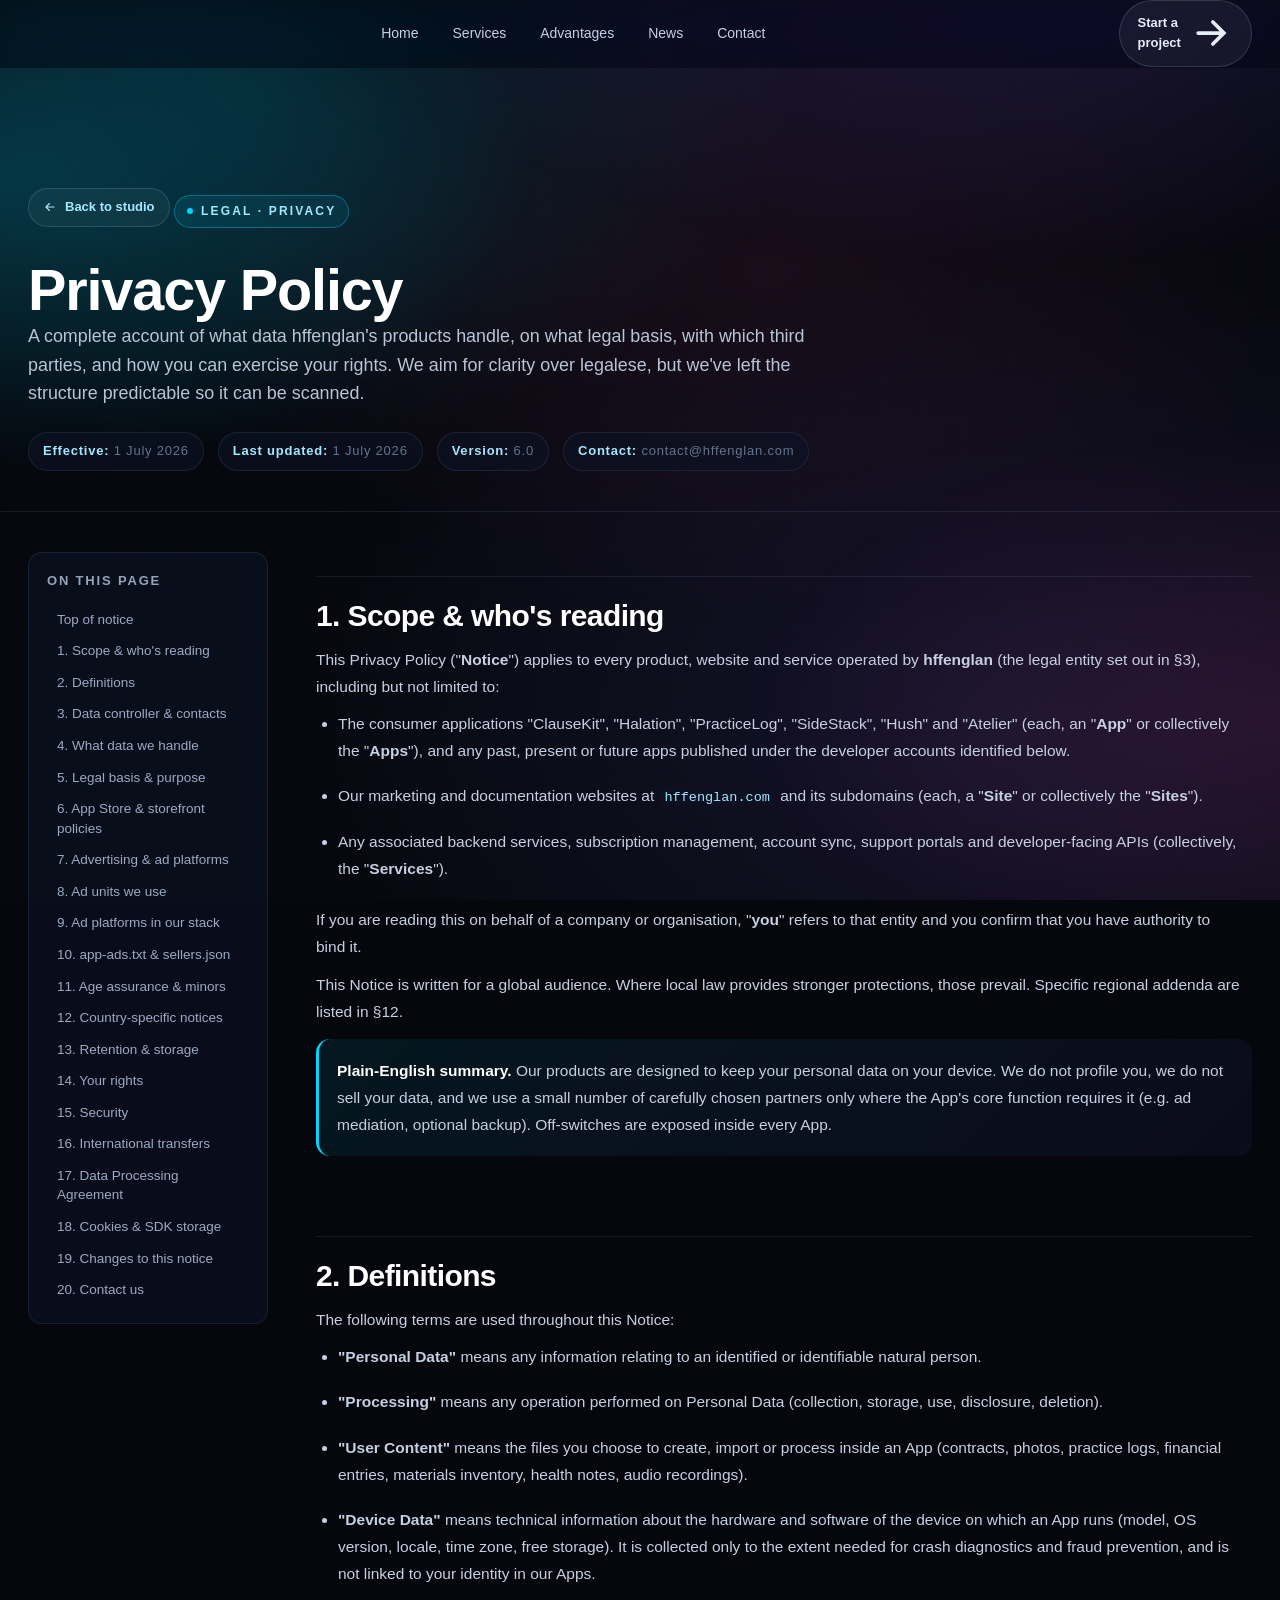
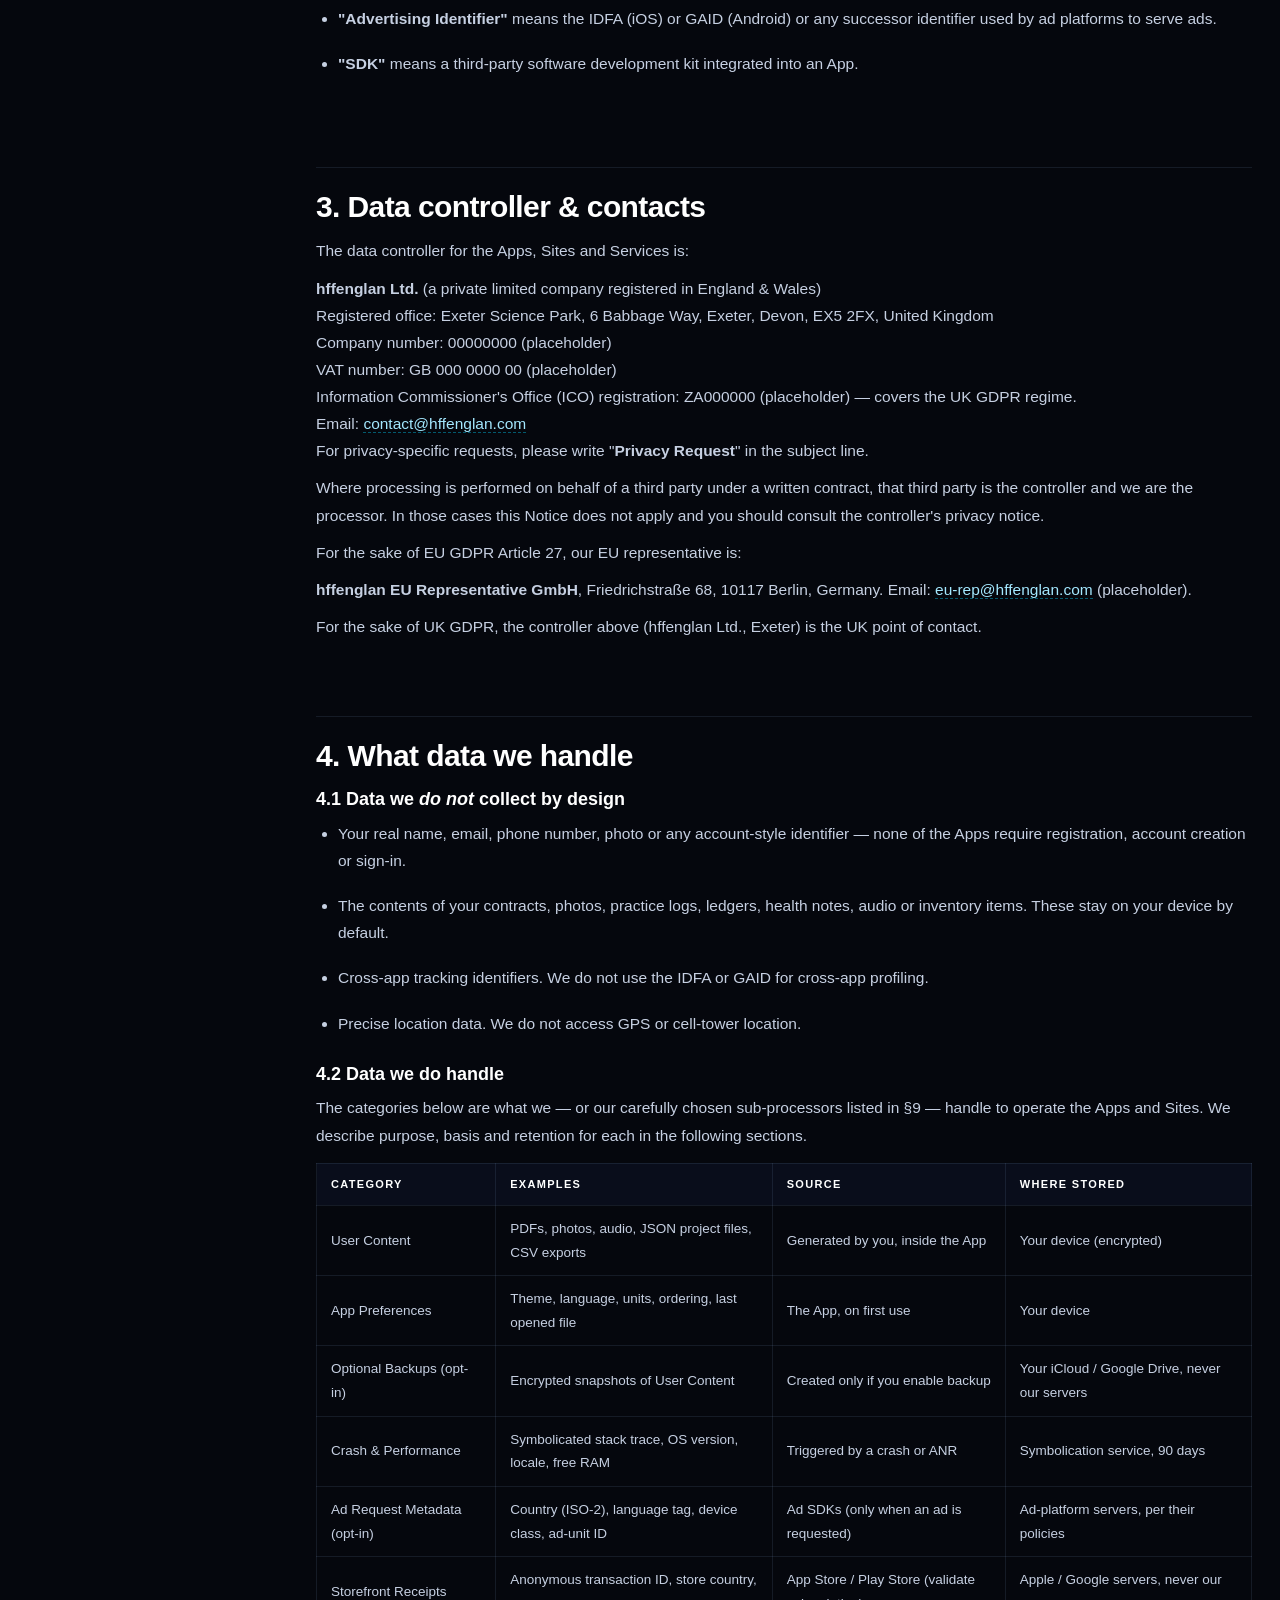
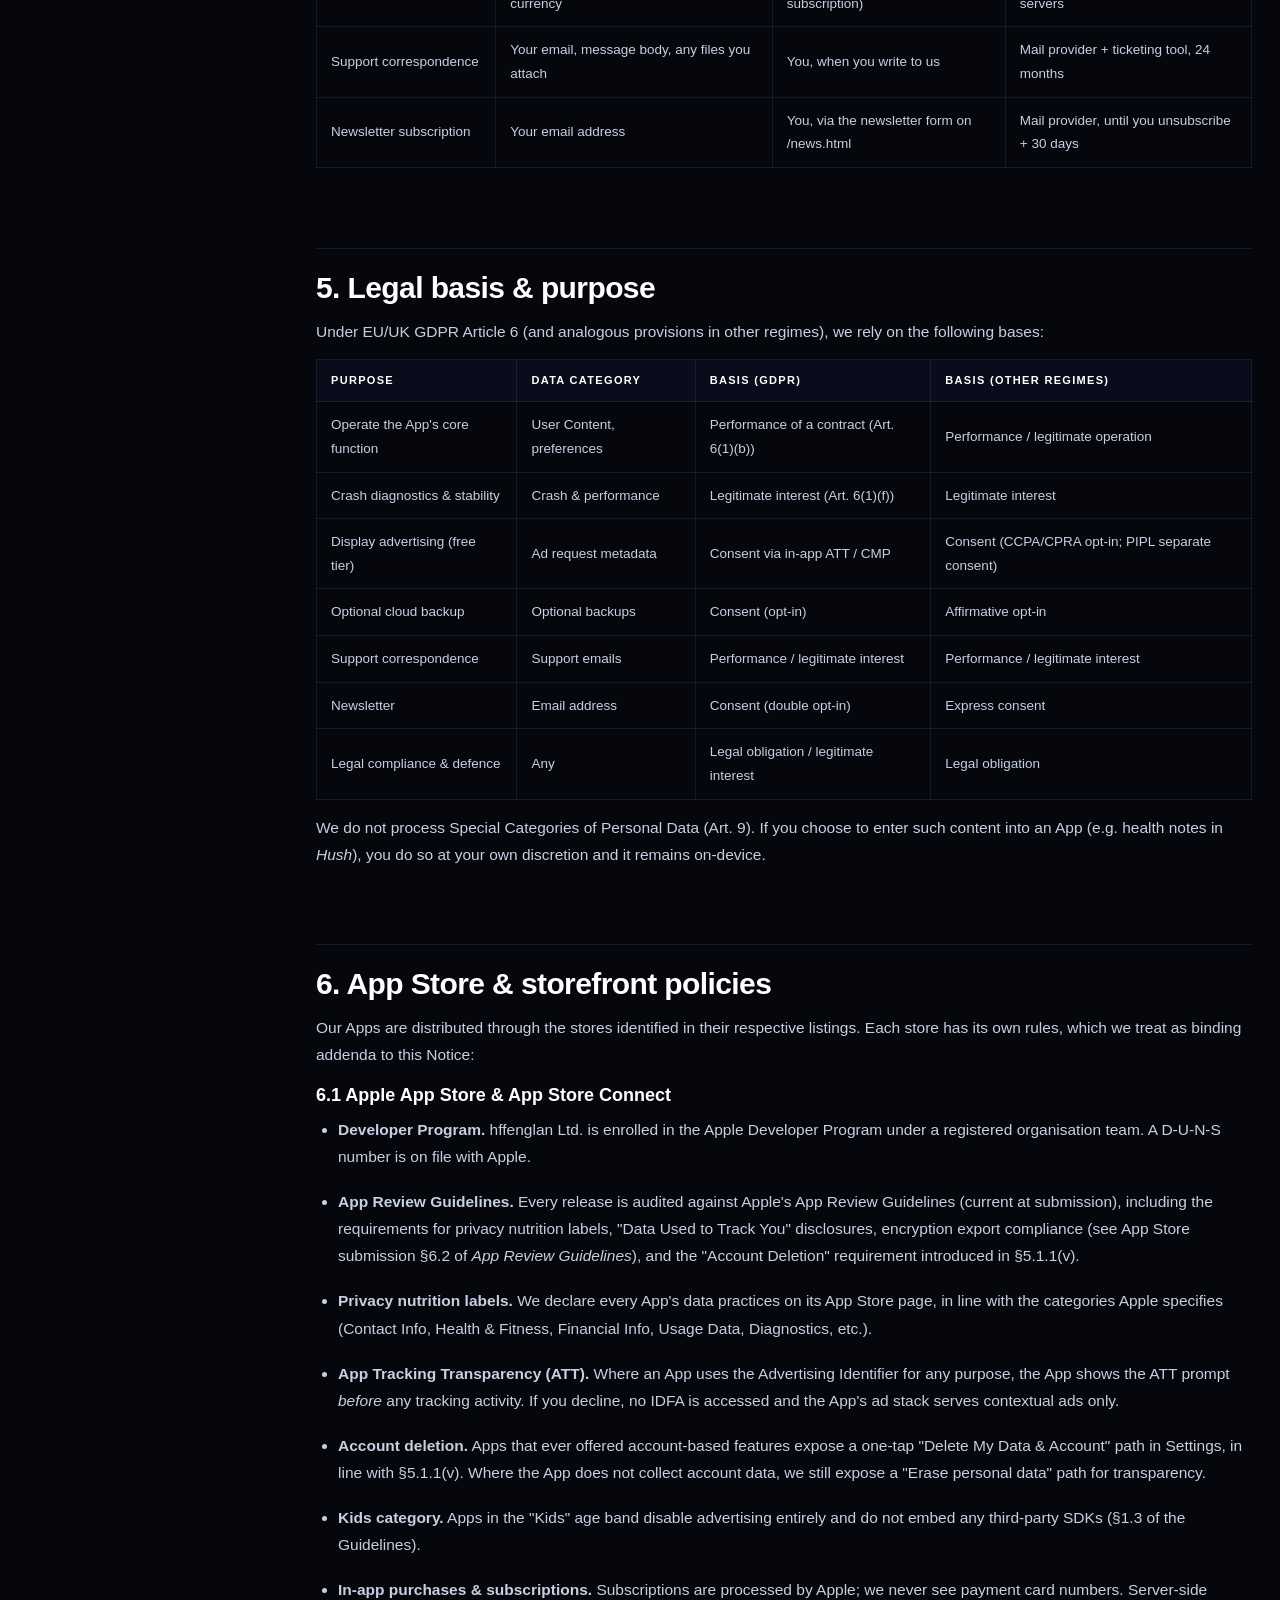
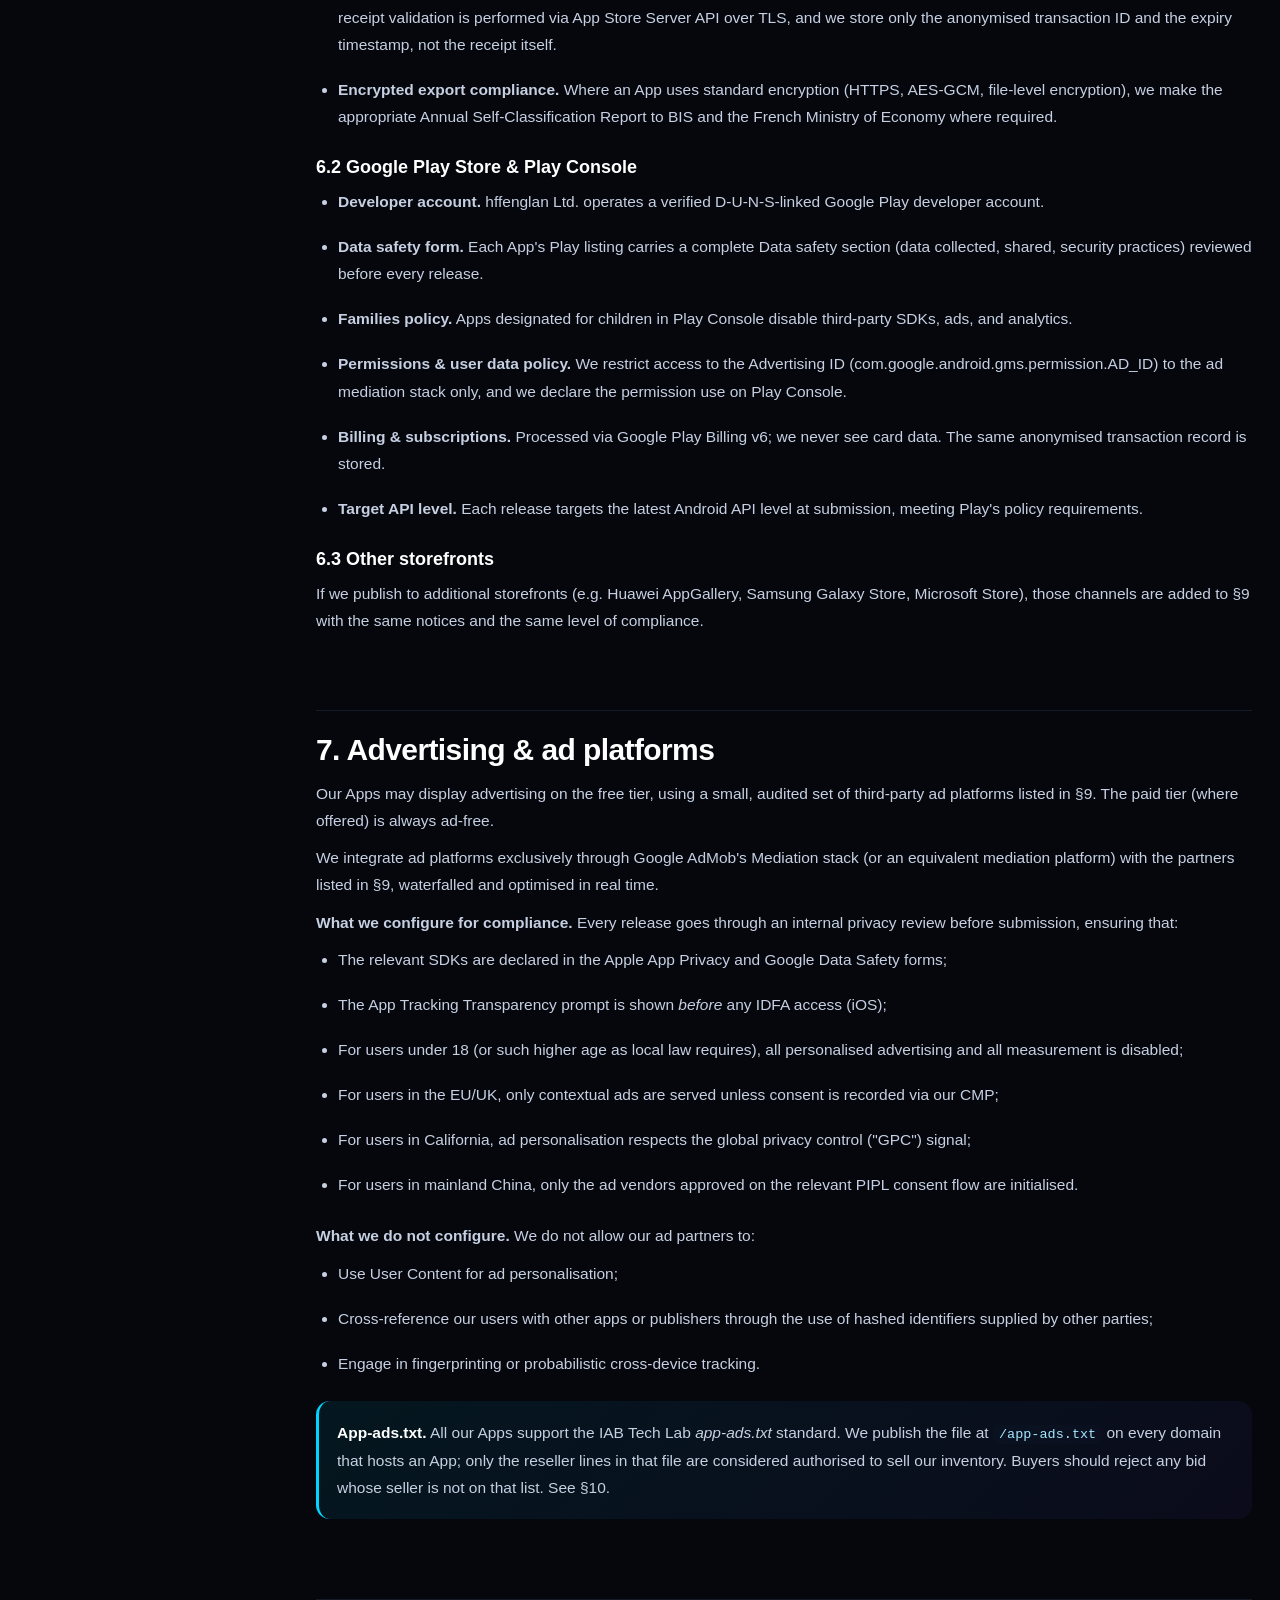
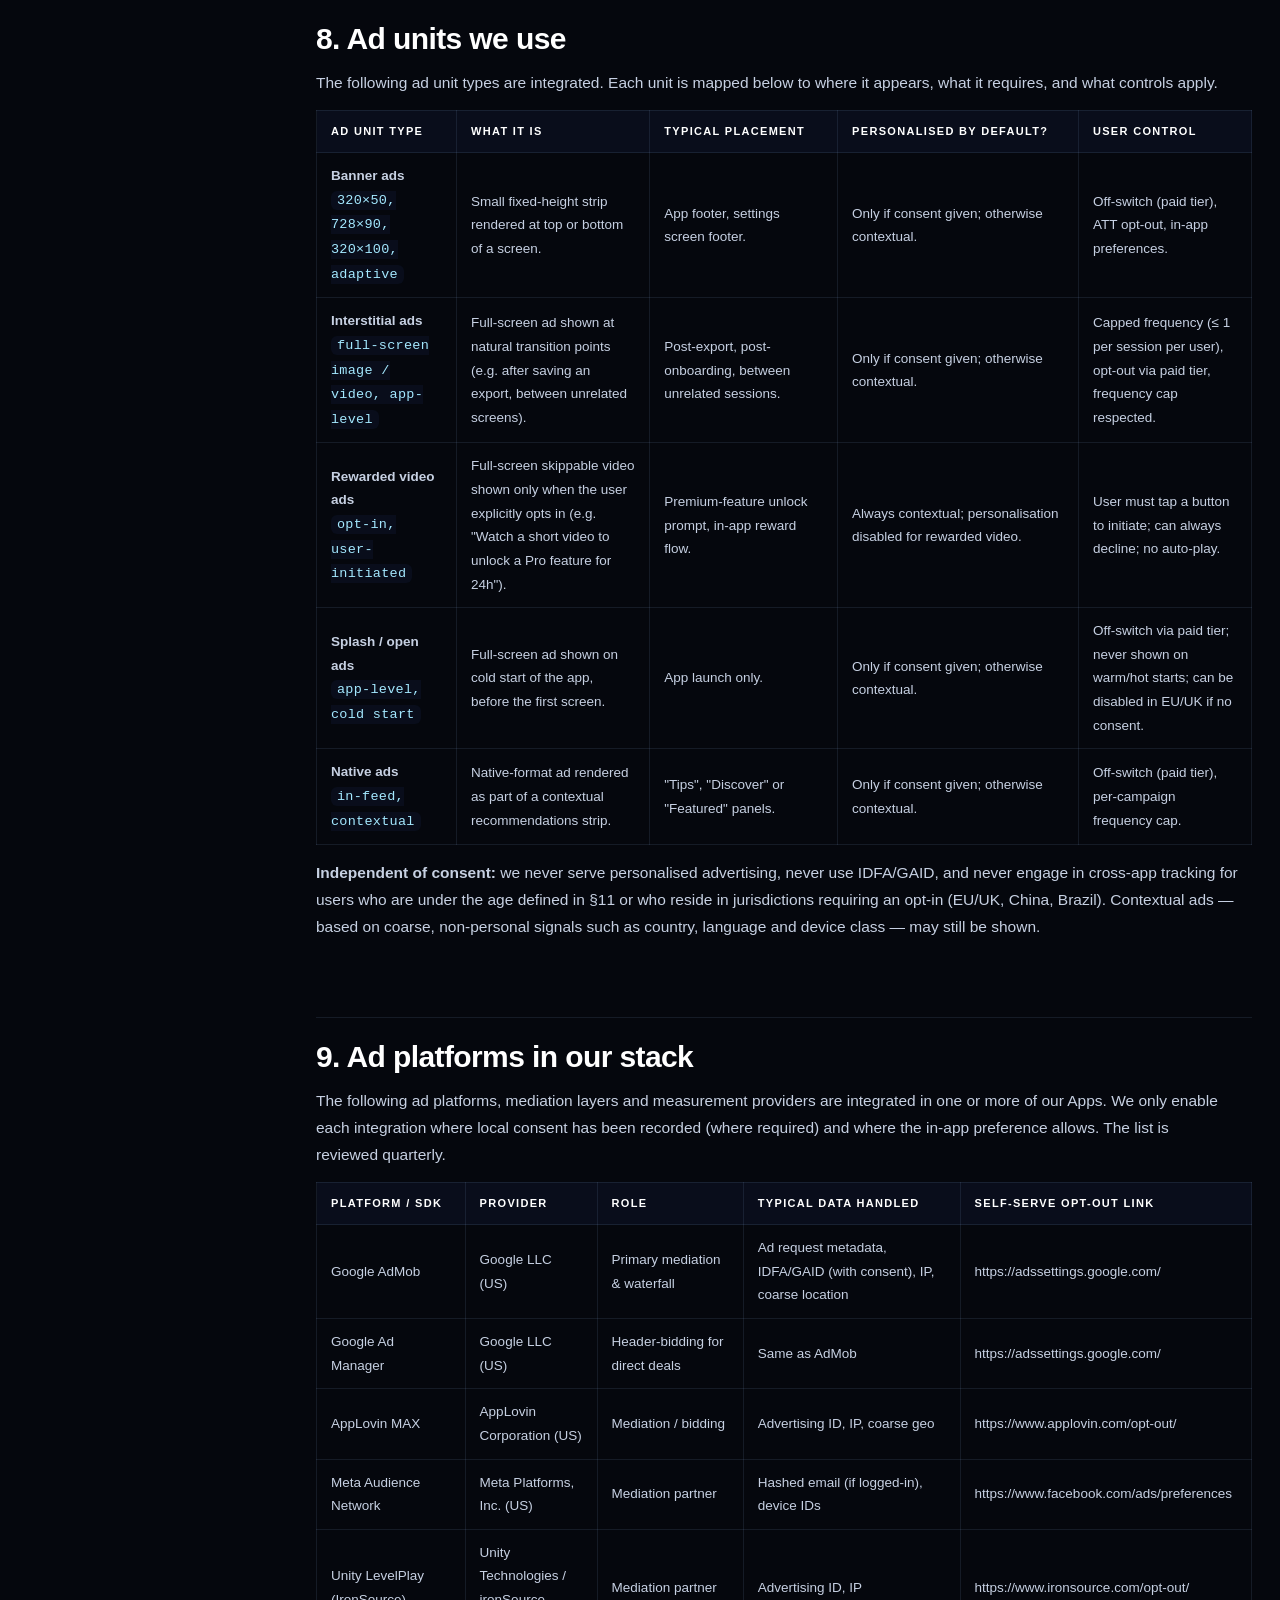
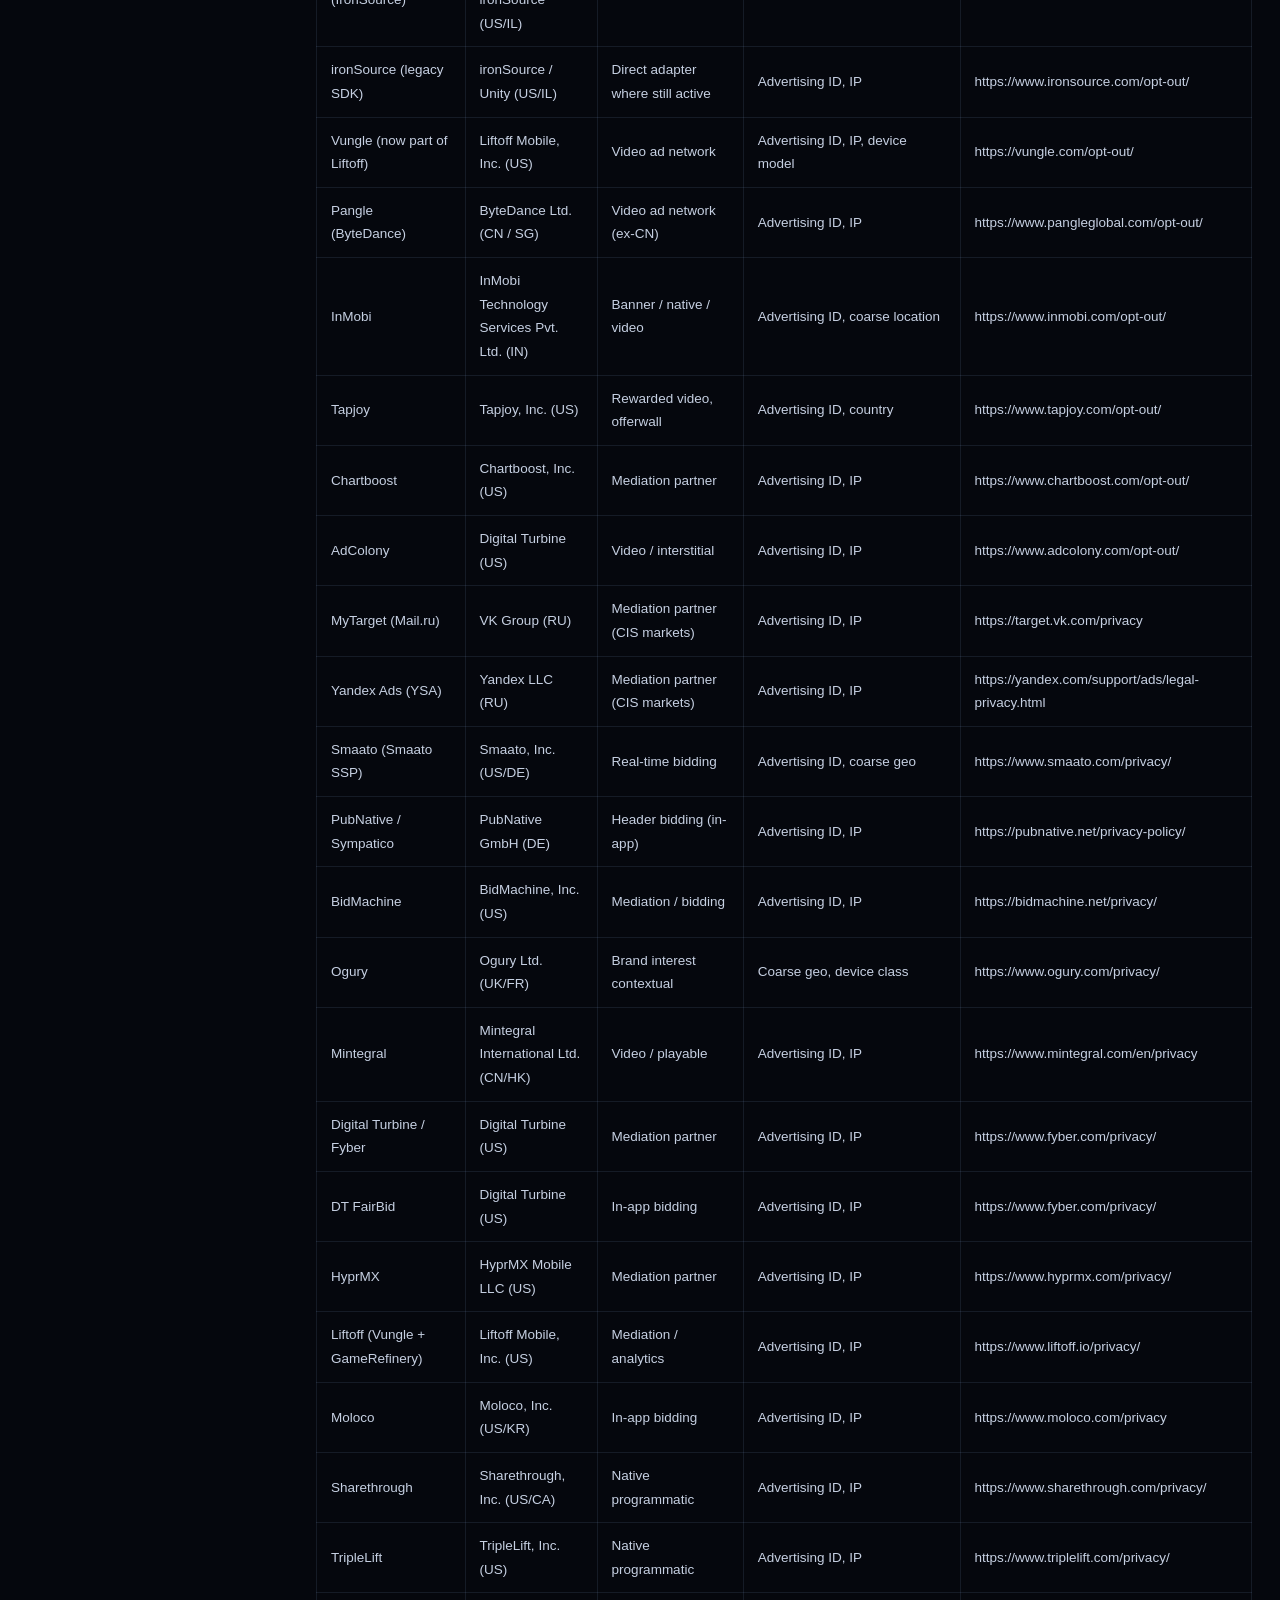
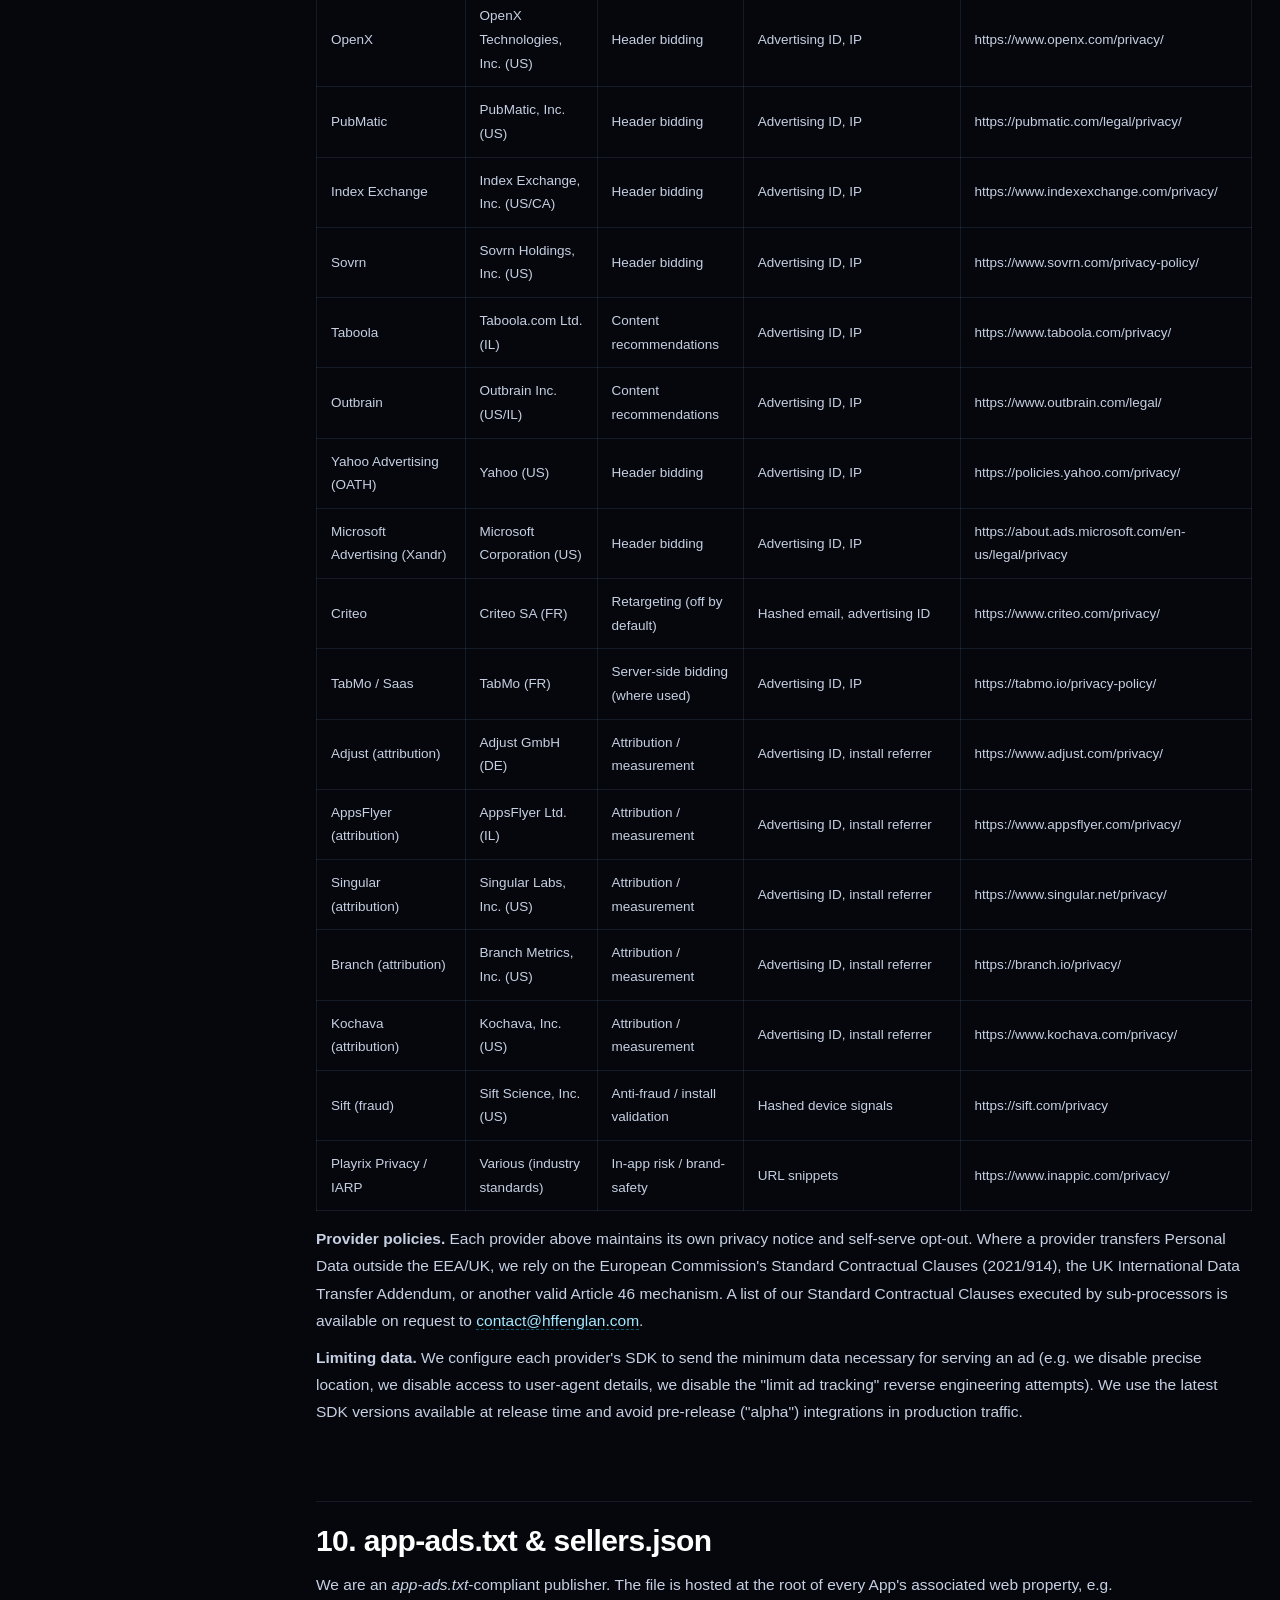
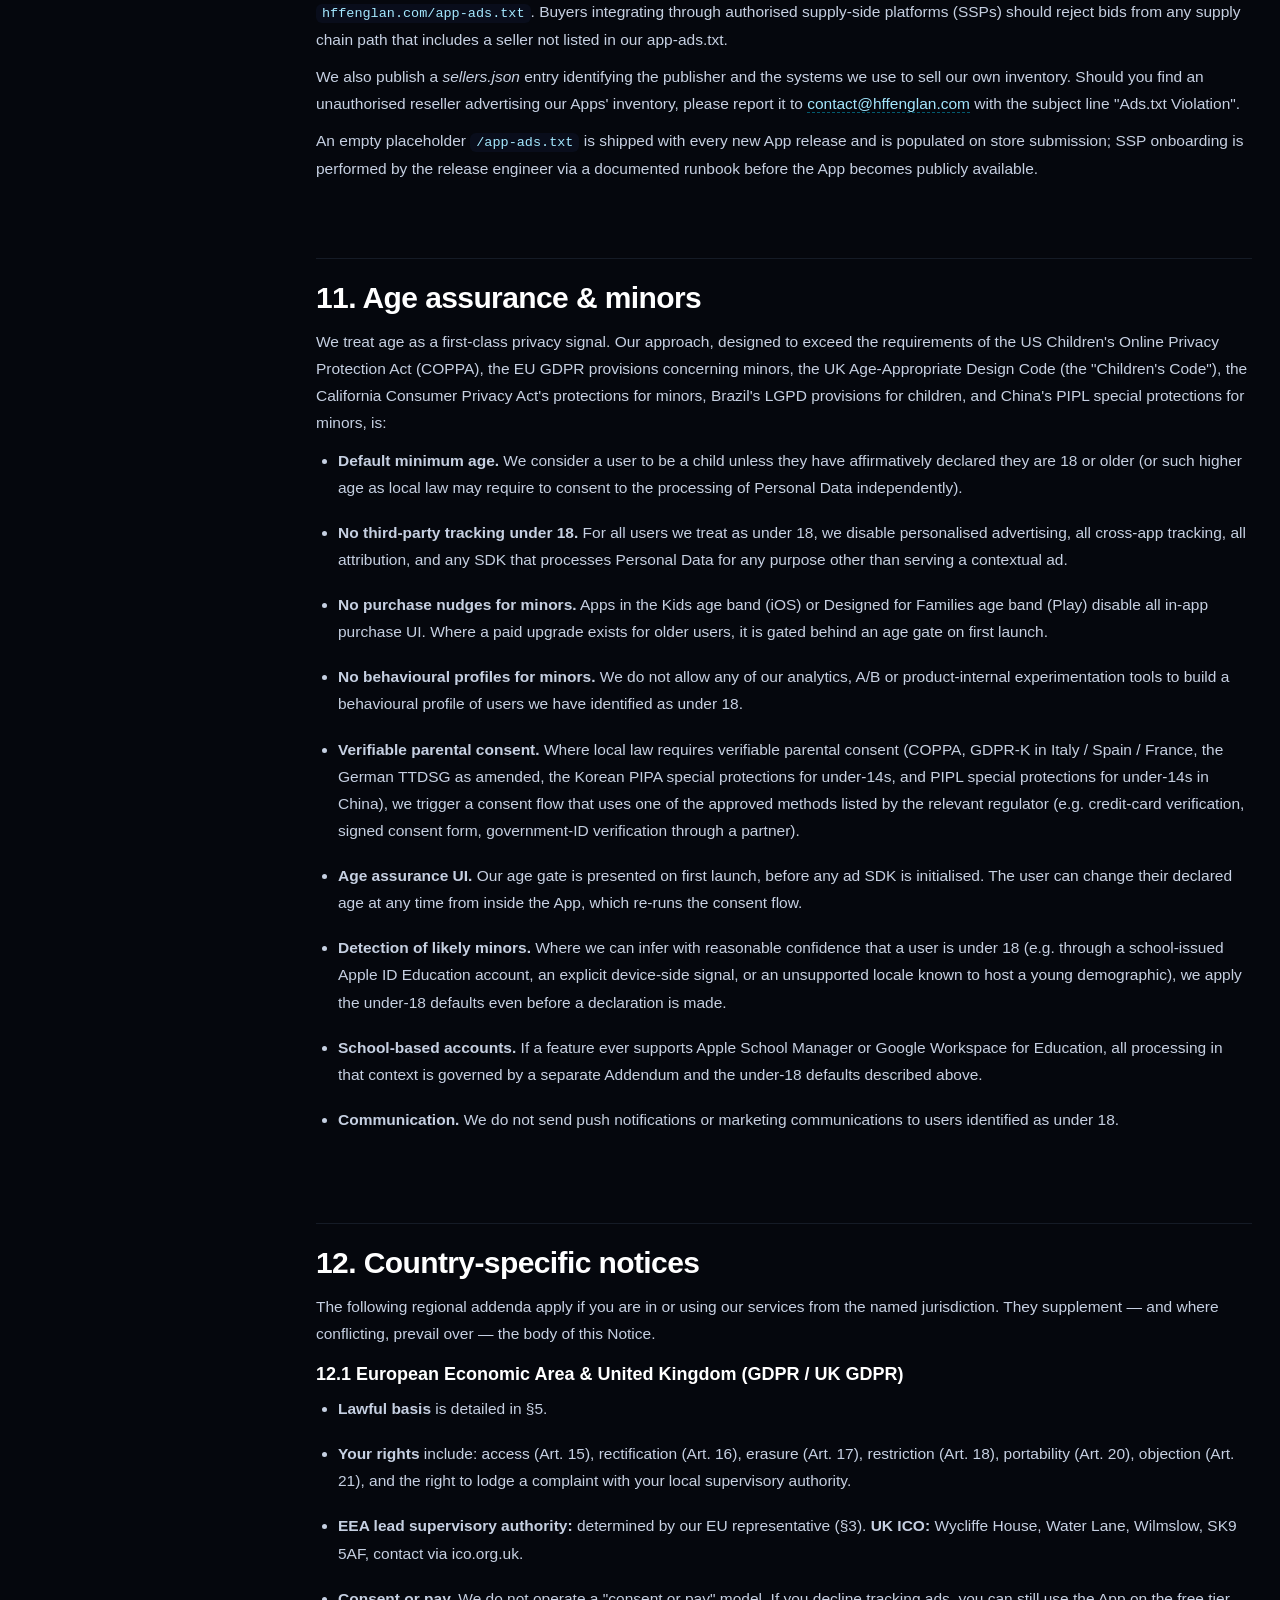
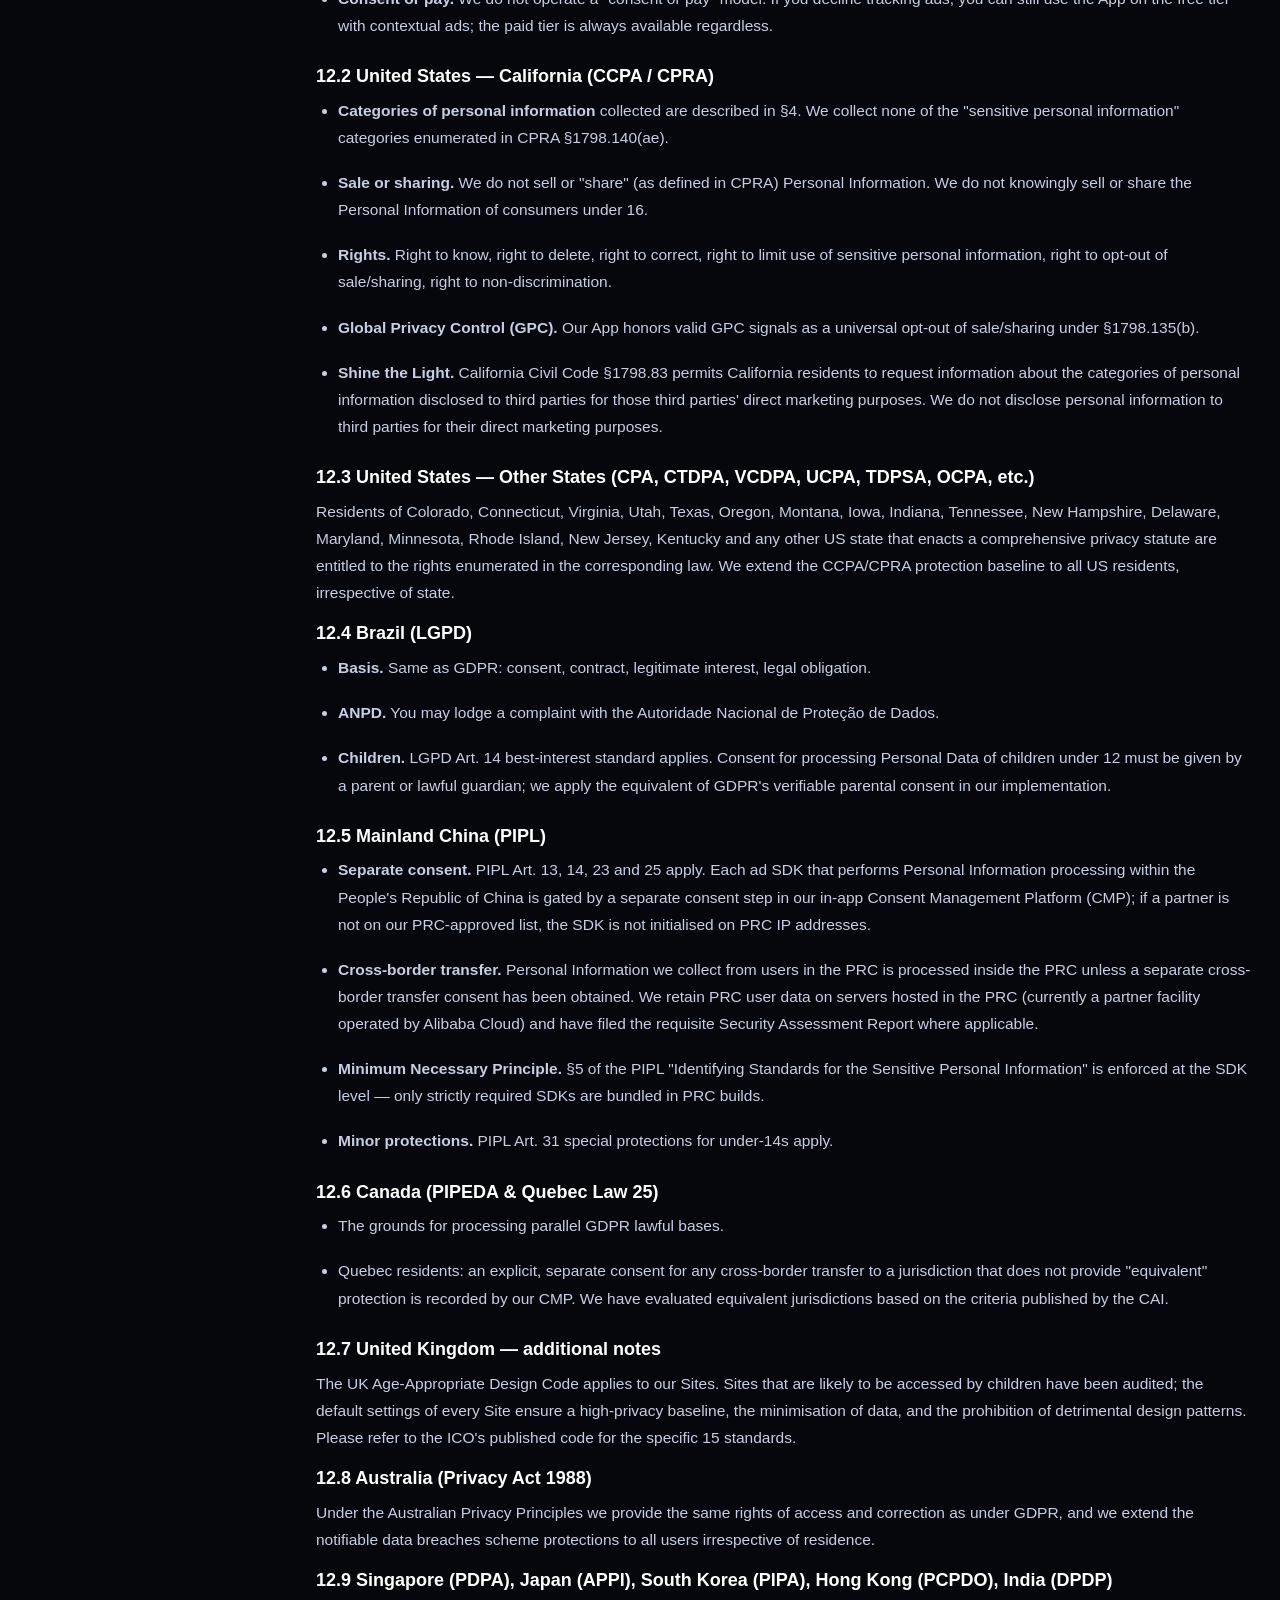
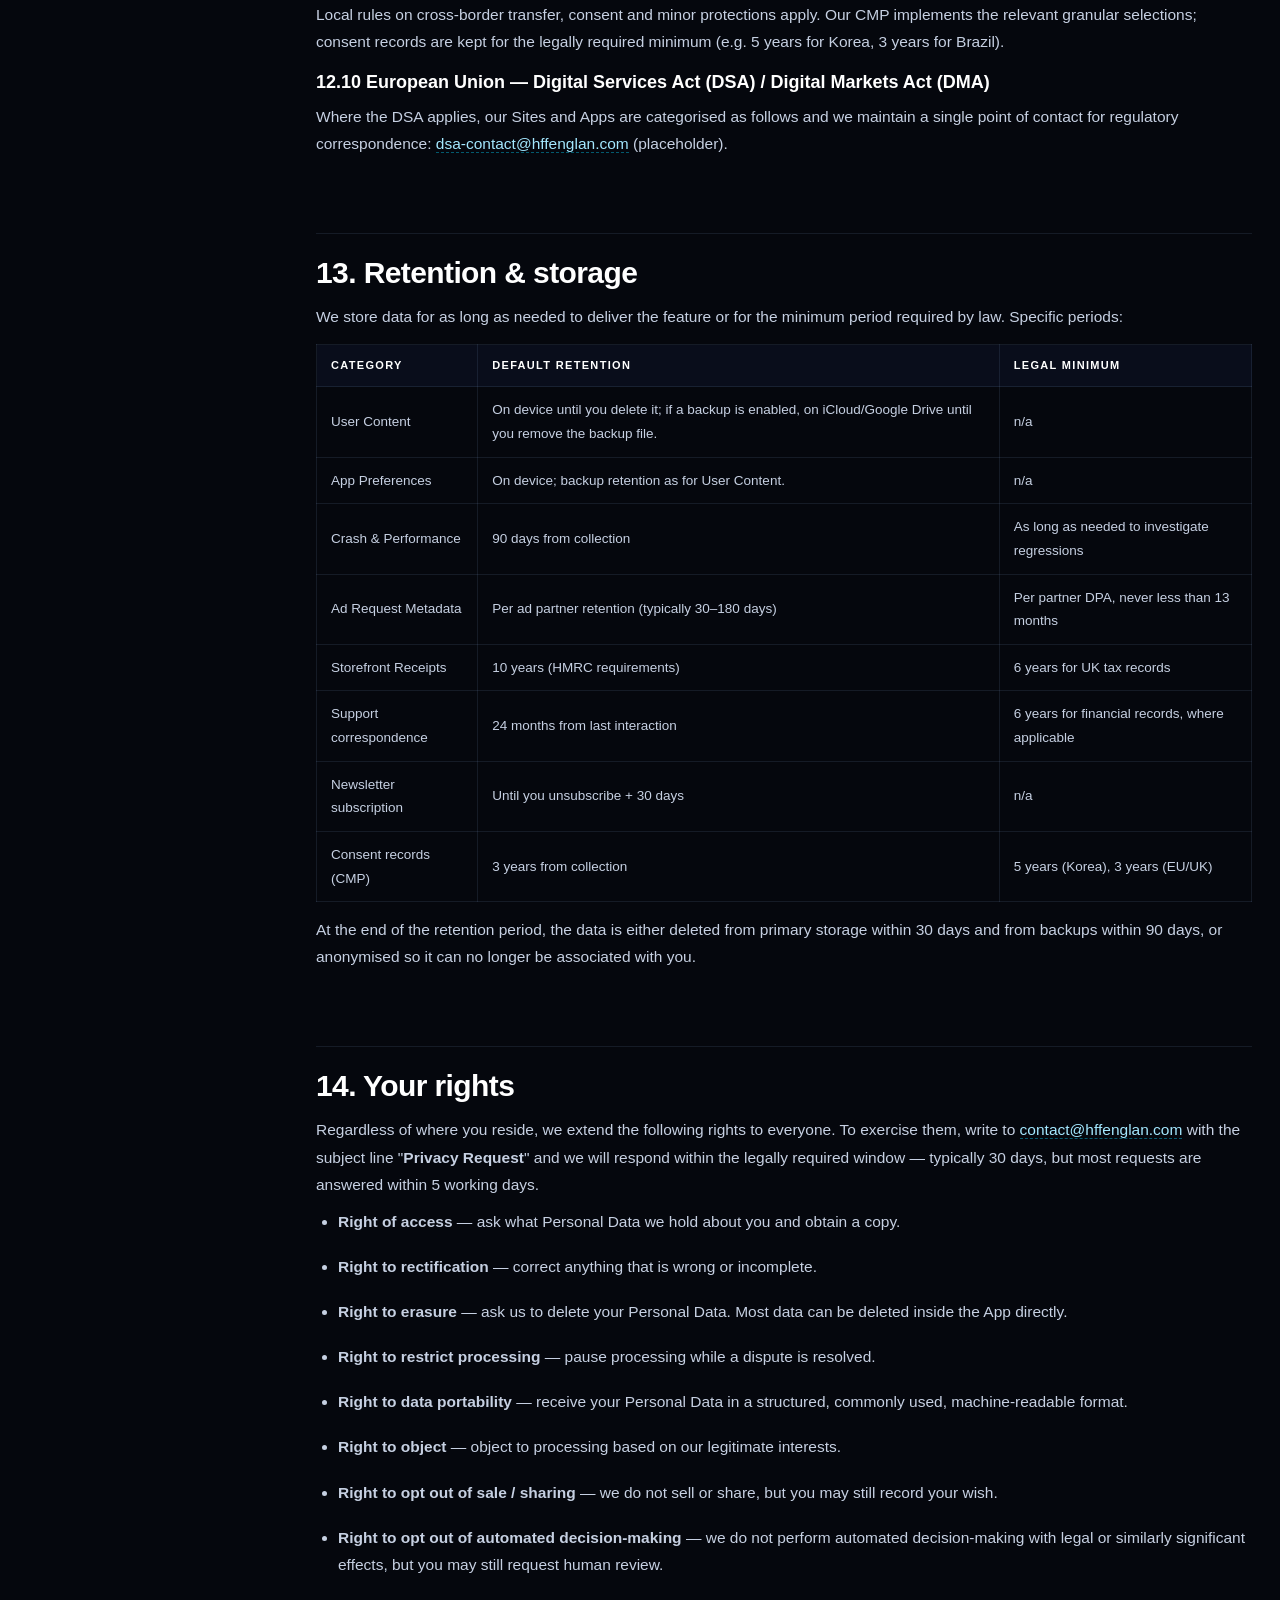
<file: privacy-policy.html>
<!doctype html>
<html lang="en">
<head>
<meta charset="utf-8">
<meta name="viewport" content="width=device-width,initial-scale=1,viewport-fit=cover">
<meta name="theme-color" content="#04060b">
<title>Privacy Policy — hffenglan.com</title>
<meta name="description" content="hffenglan Privacy Policy: how our apps handle data, what we collect, the ad platforms we use (Google AdMob, AppLovin MAX, Meta, Unity LevelPlay, Vungle, ironSource, Pangle, InMobi and others), and your rights under GDPR, UK GDPR, CCPA/CPRA, LGPD, PIPL and other regional privacy laws.">
<meta name="keywords" content="hffenglan privacy policy, GDPR, CCPA, LGPD, PIPL, AdMob privacy, app-ads.txt, ATT, age assurance">
<meta name="robots" content="index, follow, max-snippet:-1, max-image-preview:large">
<link rel="canonical" href="https://hffenglan.com/privacy-policy.html">
<meta property="og:title" content="Privacy Policy — hffenglan"></meta-equiv>
<meta property="og:description" content="Comprehensive privacy notice covering all hffenglan apps, websites and ad integrations.">
<meta property="og:url" content="https://hffenglan.com/privacy-policy.html">
<meta property="og:image" content="https://hffenglan.com/images/og-cover.png">
<meta name="twitter:card" content="summary_large_image">
<link rel="icon" type="image/svg+xml" href="images/logo.svg">
<link rel="stylesheet" href="css/main.css">
<link rel="stylesheet" href="css/extras.css">
<link rel="stylesheet" href="css/animations.css">
<script type="application/ld+json">
{"@context":"https://schema.org","@type":"PrivacyPolicy","name":"hffenglan Privacy Policy","url":"https://hffenglan.com/privacy-policy.html","dateModified":"2026-07-01","publisher":{"@type":"Organization","name":"hffenglan","url":"https://hffenglan.com/","email":"contact@hffenglan.com","address":{"@type":"PostalAddress","streetAddress":"Exeter Science Park","addressLocality":"Exeter","addressRegion":"Devon","postalCode":"EX5 2FX","addressCountry":"GB"}}}
</script>
</head>
<body>
<a class="skip" href="#main">Skip to content</a>

<header class="nav" role="banner">
  <div class="wrap nav__inner">
    <a class="nav__brand" href="index.html" aria-label="hffenglan home">
      <img src="images/logo.svg" alt="hffenglan" height="38">
    </a>
    <nav class="nav__menu" aria-label="Primary">
      <a href="index.html">Home</a>
      <a href="services.html">Services</a>
      <a href="advantages.html">Advantages</a>
      <a href="news.html">News</a>
      <a href="contact.html">Contact</a>
    </nav>
    <a class="nav__cta" href="contact.html">
      <span>Start a project</span>
      <svg viewBox="0 0 24 24" fill="none" stroke="currentColor" stroke-width="2" stroke-linecap="round"><path d="M5 12 H19 M13 6 L19 12 L13 18"/></svg>
    </a>
    <button class="nav__toggle" aria-label="Toggle menu" aria-expanded="false">
      <svg viewBox="0 0 24 24" fill="none" stroke="currentColor" stroke-width="2" stroke-linecap="round"><path d="M4 7 H20 M4 12 H20 M4 17 H20"/></svg>
    </button>
  </div>
</header>

<main id="main" class="policy">

<div class="policy__head">
  <div class="wrap">
    <a class="back" href="index.html">
      <svg viewBox="0 0 24 24" fill="none" stroke="currentColor" stroke-width="2" stroke-linecap="round"><path d="M19 12 H5 M11 18 L5 12 L11 6"/></svg>
      Back to studio
    </a>
    <span class="eyebrow">Legal · Privacy</span>
    <h1>Privacy Policy</h1>
    <p class="lead">A complete account of what data hffenglan's products handle, on what legal basis, with which third parties, and how you can exercise your rights. We aim for clarity over legalese, but we've left the structure predictable so it can be scanned.</p>
    <div class="policy__head__meta">
      <span><b>Effective:</b> 1 July 2026</span>
      <span><b>Last updated:</b> 1 July 2026</span>
      <span><b>Version:</b> 6.0</span>
      <span><b>Contact:</b> <a href="mailto:contact@hffenglan.com">contact@hffenglan.com</a></span>
    </div>
  </div>
</div>

<div class="wrap policy__layout">
  <!-- ========== Sidebar navigation ========== -->
  <aside class="policy__nav" aria-label="Policy contents">
    <h6>On this page</h6>
    <a href="#top">Top of notice</a>
    <a href="#scope">1. Scope & who's reading</a>
    <a href="#definitions">2. Definitions</a>
    <a href="#controller">3. Data controller & contacts</a>
    <a href="#what">4. What data we handle</a>
    <a href="#basis">5. Legal basis & purpose</a>
    <a href="#storefront">6. App Store & storefront policies</a>
    <a href="#ads">7. Advertising & ad platforms</a>
    <a href="#ad-units">8. Ad units we use</a>
    <a href="#platforms">9. Ad platforms in our stack</a>
    <a href="#ads-txt">10. app-ads.txt & sellers.json</a>
    <a href="#age">11. Age assurance & minors</a>
    <a href="#region">12. Country-specific notices</a>
    <a href="#retention">13. Retention & storage</a>
    <a href="#rights">14. Your rights</a>
    <a href="#security">15. Security</a>
    <a href="#transfers">16. International transfers</a>
    <a href="#dpa">17. Data Processing Agreement</a>
    <a href="#cookies">18. Cookies & SDK storage</a>
    <a href="#changes">19. Changes to this notice</a>
    <a href="#contact">20. Contact us</a>
  </aside>

  <!-- Mobile TOC -->
  <details class="policy__toc">
    <summary>Contents (24 sections)</summary>
    <ul>
      <li><a href="#scope">1. Scope</a></li>
      <li><a href="#definitions">2. Definitions</a></li>
      <li><a href="#controller">3. Controller</a></li>
      <li><a href="#what">4. Data handled</a></li>
      <li><a href="#basis">5. Legal basis</a></li>
      <li><a href="#storefront">6. Storefront</a></li>
      <li><a href="#ads">7. Advertising</a></li>
      <li><a href="#ad-units">8. Ad units</a></li>
      <li><a href="#platforms">9. Platforms</a></li>
      <li><a href="#ads-txt">10. app-ads.txt</a></li>
      <li><a href="#age">11. Age</a></li>
      <li><a href="#region">12. Countries</a></li>
      <li><a href="#retention">13. Retention</a></li>
      <li><a href="#rights">14. Rights</a></li>
      <li><a href="#security">15. Security</a></li>
      <li><a href="#transfers">16. Transfers</a></li>
      <li><a href="#dpa">17. DPA</a></li>
      <li><a href="#cookies">18. Cookies & SDK</a></li>
      <li><a href="#changes">19. Changes</a></li>
      <li><a href="#contact">20. Contact</a></li>
    </ul>
  </details>

  <article class="policy__body">

    <section id="scope">
      <h2>1. Scope & who's reading</h2>
      <p>This Privacy Policy ("<b>Notice</b>") applies to every product, website and service operated by <b>hffenglan</b> (the legal entity set out in §3), including but not limited to:</p>
      <ul>
        <li>The consumer applications "ClauseKit", "Halation", "PracticeLog", "SideStack", "Hush" and "Atelier" (each, an "<b>App</b>" or collectively the "<b>Apps</b>"), and any past, present or future apps published under the developer accounts identified below.</li>
        <li>Our marketing and documentation websites at <code>hffenglan.com</code> and its subdomains (each, a "<b>Site</b>" or collectively the "<b>Sites</b>").</li>
        <li>Any associated backend services, subscription management, account sync, support portals and developer-facing APIs (collectively, the "<b>Services</b>").</li>
      </ul>
      <p>If you are reading this on behalf of a company or organisation, "<b>you</b>" refers to that entity and you confirm that you have authority to bind it.</p>
      <p>This Notice is written for a global audience. Where local law provides stronger protections, those prevail. Specific regional addenda are listed in §12.</p>
      <div class="callout"><b>Plain-English summary.</b> Our products are designed to keep your personal data on your device. We do not profile you, we do not sell your data, and we use a small number of carefully chosen partners only where the App's core function requires it (e.g. ad mediation, optional backup). Off-switches are exposed inside every App.</div>
    </section>

    <section id="definitions">
      <h2>2. Definitions</h2>
      <p>The following terms are used throughout this Notice:</p>
      <ul>
        <li><b>"Personal Data"</b> means any information relating to an identified or identifiable natural person.</li>
        <li><b>"Processing"</b> means any operation performed on Personal Data (collection, storage, use, disclosure, deletion).</li>
        <li><b>"User Content"</b> means the files you choose to create, import or process inside an App (contracts, photos, practice logs, financial entries, materials inventory, health notes, audio recordings).</li>
        <li><b>"Device Data"</b> means technical information about the hardware and software of the device on which an App runs (model, OS version, locale, time zone, free storage). It is collected only to the extent needed for crash diagnostics and fraud prevention, and is not linked to your identity in our Apps.</li>
        <li><b>"Advertising Identifier"</b> means the IDFA (iOS) or GAID (Android) or any successor identifier used by ad platforms to serve ads.</li>
        <li><b>"SDK"</b> means a third-party software development kit integrated into an App.</li>
      </ul>
    </section>

    <section id="controller">
      <h2>3. Data controller & contacts</h2>
      <p>The data controller for the Apps, Sites and Services is:</p>
      <p><b>hffenglan Ltd.</b> (a private limited company registered in England & Wales)<br>
      Registered office: Exeter Science Park, 6 Babbage Way, Exeter, Devon, EX5 2FX, United Kingdom<br>
      Company number: 00000000 (placeholder)<br>
      VAT number: GB 000 0000 00 (placeholder)<br>
      Information Commissioner's Office (ICO) registration: ZA000000 (placeholder) — covers the UK GDPR regime.<br>
      Email: <a href="mailto:contact@hffenglan.com">contact@hffenglan.com</a><br>
      For privacy-specific requests, please write "<b>Privacy Request</b>" in the subject line.</p>
      <p>Where processing is performed on behalf of a third party under a written contract, that third party is the controller and we are the processor. In those cases this Notice does not apply and you should consult the controller's privacy notice.</p>
      <p>For the sake of EU GDPR Article 27, our EU representative is:</p>
      <p><b>hffenglan EU Representative GmbH</b>, Friedrichstraße 68, 10117 Berlin, Germany. Email: <a href="mailto:eu-rep@hffenglan.com">eu-rep@hffenglan.com</a> (placeholder).</p>
      <p>For the sake of UK GDPR, the controller above (hffenglan Ltd., Exeter) is the UK point of contact.</p>
    </section>

    <section id="what">
      <h2>4. What data we handle</h2>
      <h3>4.1 Data we <i>do not</i> collect by design</h3>
      <ul>
        <li>Your real name, email, phone number, photo or any account-style identifier — none of the Apps require registration, account creation or sign-in.</li>
        <li>The contents of your contracts, photos, practice logs, ledgers, health notes, audio or inventory items. These stay on your device by default.</li>
        <li>Cross-app tracking identifiers. We do not use the IDFA or GAID for cross-app profiling.</li>
        <li>Precise location data. We do not access GPS or cell-tower location.</li>
      </ul>
      <h3>4.2 Data we do handle</h3>
      <p>The categories below are what we — or our carefully chosen sub-processors listed in §9 — handle to operate the Apps and Sites. We describe purpose, basis and retention for each in the following sections.</p>
      <table>
        <thead>
          <tr><th>Category</th><th>Examples</th><th>Source</th><th>Where stored</th></tr>
        </thead>
        <tbody>
          <tr><td>User Content</td><td>PDFs, photos, audio, JSON project files, CSV exports</td><td>Generated by you, inside the App</td><td>Your device (encrypted)</td></tr>
          <tr><td>App Preferences</td><td>Theme, language, units, ordering, last opened file</td><td>The App, on first use</td><td>Your device</td></tr>
          <tr><td>Optional Backups (opt-in)</td><td>Encrypted snapshots of User Content</td><td>Created only if you enable backup</td><td>Your iCloud / Google Drive, never our servers</td></tr>
          <tr><td>Crash & Performance</td><td>Symbolicated stack trace, OS version, locale, free RAM</td><td>Triggered by a crash or ANR</td><td>Symbolication service, 90 days</td></tr>
          <tr><td>Ad Request Metadata (opt-in)</td><td>Country (ISO-2), language tag, device class, ad-unit ID</td><td>Ad SDKs (only when an ad is requested)</td><td>Ad-platform servers, per their policies</td></tr>
          <tr><td>Storefront Receipts</td><td>Anonymous transaction ID, store country, currency</td><td>App Store / Play Store (validate subscription)</td><td>Apple / Google servers, never our servers</td></tr>
          <tr><td>Support correspondence</td><td>Your email, message body, any files you attach</td><td>You, when you write to us</td><td>Mail provider + ticketing tool, 24 months</td></tr>
          <tr><td>Newsletter subscription</td><td>Your email address</td><td>You, via the newsletter form on /news.html</td><td>Mail provider, until you unsubscribe + 30 days</td></tr>
        </tbody>
      </table>
    </section>

    <section id="basis">
      <h2>5. Legal basis & purpose</h2>
      <p>Under EU/UK GDPR Article 6 (and analogous provisions in other regimes), we rely on the following bases:</p>
      <table>
        <thead><tr><th>Purpose</th><th>Data category</th><th>Basis (GDPR)</th><th>Basis (other regimes)</th></tr></thead>
        <tbody>
          <tr><td>Operate the App's core function</td><td>User Content, preferences</td><td>Performance of a contract (Art. 6(1)(b))</td><td>Performance / legitimate operation</td></tr>
          <tr><td>Crash diagnostics & stability</td><td>Crash & performance</td><td>Legitimate interest (Art. 6(1)(f))</td><td>Legitimate interest</td></tr>
          <tr><td>Display advertising (free tier)</td><td>Ad request metadata</td><td>Consent via in-app ATT / CMP</td><td>Consent (CCPA/CPRA opt-in; PIPL separate consent)</td></tr>
          <tr><td>Optional cloud backup</td><td>Optional backups</td><td>Consent (opt-in)</td><td>Affirmative opt-in</td></tr>
          <tr><td>Support correspondence</td><td>Support emails</td><td>Performance / legitimate interest</td><td>Performance / legitimate interest</td></tr>
          <tr><td>Newsletter</td><td>Email address</td><td>Consent (double opt-in)</td><td>Express consent</td></tr>
          <tr><td>Legal compliance & defence</td><td>Any</td><td>Legal obligation / legitimate interest</td><td>Legal obligation</td></tr>
        </tbody>
      </table>
      <p>We do not process Special Categories of Personal Data (Art. 9). If you choose to enter such content into an App (e.g. health notes in <i>Hush</i>), you do so at your own discretion and it remains on-device.</p>
    </section>

    <section id="storefront">
      <h2>6. App Store & storefront policies</h2>
      <p>Our Apps are distributed through the stores identified in their respective listings. Each store has its own rules, which we treat as binding addenda to this Notice:</p>
      <h3>6.1 Apple App Store & App Store Connect</h3>
      <ul>
        <li><b>Developer Program.</b> hffenglan Ltd. is enrolled in the Apple Developer Program under a registered organisation team. A D-U-N-S number is on file with Apple.</li>
        <li><b>App Review Guidelines.</b> Every release is audited against Apple's App Review Guidelines (current at submission), including the requirements for privacy nutrition labels, "Data Used to Track You" disclosures, encryption export compliance (see App Store submission §6.2 of <i>App Review Guidelines</i>), and the "Account Deletion" requirement introduced in §5.1.1(v).</li>
        <li><b>Privacy nutrition labels.</b> We declare every App's data practices on its App Store page, in line with the categories Apple specifies (Contact Info, Health & Fitness, Financial Info, Usage Data, Diagnostics, etc.).</li>
        <li><b>App Tracking Transparency (ATT).</b> Where an App uses the Advertising Identifier for any purpose, the App shows the ATT prompt <i>before</i> any tracking activity. If you decline, no IDFA is accessed and the App's ad stack serves contextual ads only.</li>
        <li><b>Account deletion.</b> Apps that ever offered account-based features expose a one-tap "Delete My Data & Account" path in Settings, in line with §5.1.1(v). Where the App does not collect account data, we still expose a "Erase personal data" path for transparency.</li>
        <li><b>Kids category.</b> Apps in the "Kids" age band disable advertising entirely and do not embed any third-party SDKs (§1.3 of the Guidelines).</li>
        <li><b>In-app purchases & subscriptions.</b> Subscriptions are processed by Apple; we never see payment card numbers. Server-side receipt validation is performed via App Store Server API over TLS, and we store only the anonymised transaction ID and the expiry timestamp, not the receipt itself.</li>
        <li><b>Encrypted export compliance.</b> Where an App uses standard encryption (HTTPS, AES-GCM, file-level encryption), we make the appropriate Annual Self-Classification Report to BIS and the French Ministry of Economy where required.</li>
      </ul>
      <h3>6.2 Google Play Store & Play Console</h3>
      <ul>
        <li><b>Developer account.</b> hffenglan Ltd. operates a verified D-U-N-S-linked Google Play developer account.</li>
        <li><b>Data safety form.</b> Each App's Play listing carries a complete Data safety section (data collected, shared, security practices) reviewed before every release.</li>
        <li><b>Families policy.</b> Apps designated for children in Play Console disable third-party SDKs, ads, and analytics.</li>
        <li><b>Permissions & user data policy.</b> We restrict access to the Advertising ID (com.google.android.gms.permission.AD_ID) to the ad mediation stack only, and we declare the permission use on Play Console.</li>
        <li><b>Billing & subscriptions.</b> Processed via Google Play Billing v6; we never see card data. The same anonymised transaction record is stored.</li>
        <li><b>Target API level.</b> Each release targets the latest Android API level at submission, meeting Play's policy requirements.</li>
      </ul>
      <h3>6.3 Other storefronts</h3>
      <p>If we publish to additional storefronts (e.g. Huawei AppGallery, Samsung Galaxy Store, Microsoft Store), those channels are added to §9 with the same notices and the same level of compliance.</p>
    </section>

    <section id="ads">
      <h2>7. Advertising & ad platforms</h2>
      <p>Our Apps may display advertising on the free tier, using a small, audited set of third-party ad platforms listed in §9. The paid tier (where offered) is always ad-free.</p>
      <p>We integrate ad platforms exclusively through Google AdMob's Mediation stack (or an equivalent mediation platform) with the partners listed in §9, waterfalled and optimised in real time.</p>
      <p><b>What we configure for compliance.</b> Every release goes through an internal privacy review before submission, ensuring that:</p>
      <ul>
        <li>The relevant SDKs are declared in the Apple App Privacy and Google Data Safety forms;</li>
        <li>The App Tracking Transparency prompt is shown <i>before</i> any IDFA access (iOS);</li>
        <li>For users under 18 (or such higher age as local law requires), all personalised advertising and all measurement is disabled;</li>
        <li>For users in the EU/UK, only contextual ads are served unless consent is recorded via our CMP;</li>
        <li>For users in California, ad personalisation respects the global privacy control ("GPC") signal;</li>
        <li>For users in mainland China, only the ad vendors approved on the relevant PIPL consent flow are initialised.</li>
      </ul>
      <p><b>What we do not configure.</b> We do not allow our ad partners to:</p>
      <ul>
        <li>Use User Content for ad personalisation;</li>
        <li>Cross-reference our users with other apps or publishers through the use of hashed identifiers supplied by other parties;</li>
        <li>Engage in fingerprinting or probabilistic cross-device tracking.</li>
      </ul>
      <div class="callout"><b>App-ads.txt.</b> All our Apps support the IAB Tech Lab <i>app-ads.txt</i> standard. We publish the file at <code>/app-ads.txt</code> on every domain that hosts an App; only the reseller lines in that file are considered authorised to sell our inventory. Buyers should reject any bid whose seller is not on that list. See §10.</div>
    </section>

    <section id="ad-units">
      <h2>8. Ad units we use</h2>
      <p>The following ad unit types are integrated. Each unit is mapped below to where it appears, what it requires, and what controls apply.</p>
      <table>
        <thead><tr><th>Ad unit type</th><th>What it is</th><th>Typical placement</th><th>Personalised by default?</th><th>User control</th></tr></thead>
        <tbody>
          <tr>
            <td><b>Banner ads</b><br><span class="mono">320×50, 728×90, 320×100, adaptive</span></td>
            <td>Small fixed-height strip rendered at top or bottom of a screen.</td>
            <td>App footer, settings screen footer.</td>
            <td>Only if consent given; otherwise contextual.</td>
            <td>Off-switch (paid tier), ATT opt-out, in-app preferences.</td>
          </tr>
          <tr>
            <td><b>Interstitial ads</b><br><span class="mono">full-screen image / video, app-level</span></td>
            <td>Full-screen ad shown at natural transition points (e.g. after saving an export, between unrelated screens).</td>
            <td>Post-export, post-onboarding, between unrelated sessions.</td>
            <td>Only if consent given; otherwise contextual.</td>
            <td>Capped frequency (≤ 1 per session per user), opt-out via paid tier, frequency cap respected.</td>
          </tr>
          <tr>
            <td><b>Rewarded video ads</b><br><span class="mono">opt-in, user-initiated</span></td>
            <td>Full-screen skippable video shown only when the user explicitly opts in (e.g. "Watch a short video to unlock a Pro feature for 24h").</td>
            <td>Premium-feature unlock prompt, in-app reward flow.</td>
            <td>Always contextual; personalisation disabled for rewarded video.</td>
            <td>User must tap a button to initiate; can always decline; no auto-play.</td>
          </tr>
          <tr>
            <td><b>Splash / open ads</b><br><span class="mono">app-level, cold start</span></td>
            <td>Full-screen ad shown on cold start of the app, before the first screen.</td>
            <td>App launch only.</td>
            <td>Only if consent given; otherwise contextual.</td>
            <td>Off-switch via paid tier; never shown on warm/hot starts; can be disabled in EU/UK if no consent.</td>
          </tr>
          <tr>
            <td><b>Native ads</b><br><span class="mono">in-feed, contextual</span></td>
            <td>Native-format ad rendered as part of a contextual recommendations strip.</td>
            <td>"Tips", "Discover" or "Featured" panels.</td>
            <td>Only if consent given; otherwise contextual.</td>
            <td>Off-switch (paid tier), per-campaign frequency cap.</td>
          </tr>
        </tbody>
      </table>
      <p><b>Independent of consent:</b> we never serve personalised advertising, never use IDFA/GAID, and never engage in cross-app tracking for users who are under the age defined in §11 or who reside in jurisdictions requiring an opt-in (EU/UK, China, Brazil). Contextual ads — based on coarse, non-personal signals such as country, language and device class — may still be shown.</p>
    </section>

    <section id="platforms">
      <h2>9. Ad platforms in our stack</h2>
      <p>The following ad platforms, mediation layers and measurement providers are integrated in one or more of our Apps. We only enable each integration where local consent has been recorded (where required) and where the in-app preference allows. The list is reviewed quarterly.</p>
      <table>
        <thead><tr><th>Platform / SDK</th><th>Provider</th><th>Role</th><th>Typical data handled</th><th>Self-serve opt-out link</th></tr></thead>
        <tbody>
          <tr><td>Google AdMob</td><td>Google LLC (US)</td><td>Primary mediation & waterfall</td><td>Ad request metadata, IDFA/GAID (with consent), IP, coarse location</td><td>https://adssettings.google.com/</td></tr>
          <tr><td>Google Ad Manager</td><td>Google LLC (US)</td><td>Header-bidding for direct deals</td><td>Same as AdMob</td><td>https://adssettings.google.com/</td></tr>
          <tr><td>AppLovin MAX</td><td>AppLovin Corporation (US)</td><td>Mediation / bidding</td><td>Advertising ID, IP, coarse geo</td><td>https://www.applovin.com/opt-out/</td></tr>
          <tr><td>Meta Audience Network</td><td>Meta Platforms, Inc. (US)</td><td>Mediation partner</td><td>Hashed email (if logged-in), device IDs</td><td>https://www.facebook.com/ads/preferences</td></tr>
          <tr><td>Unity LevelPlay (IronSource)</td><td>Unity Technologies / ironSource (US/IL)</td><td>Mediation partner</td><td>Advertising ID, IP</td><td>https://www.ironsource.com/opt-out/</td></tr>
          <tr><td>ironSource (legacy SDK)</td><td>ironSource / Unity (US/IL)</td><td>Direct adapter where still active</td><td>Advertising ID, IP</td><td>https://www.ironsource.com/opt-out/</td></tr>
          <tr><td>Vungle (now part of Liftoff)</td><td>Liftoff Mobile, Inc. (US)</td><td>Video ad network</td><td>Advertising ID, IP, device model</td><td>https://vungle.com/opt-out/</td></tr>
          <tr><td>Pangle (ByteDance)</td><td>ByteDance Ltd. (CN / SG)</td><td>Video ad network (ex-CN)</td><td>Advertising ID, IP</td><td>https://www.pangleglobal.com/opt-out/</td></tr>
          <tr><td>InMobi</td><td>InMobi Technology Services Pvt. Ltd. (IN)</td><td>Banner / native / video</td><td>Advertising ID, coarse location</td><td>https://www.inmobi.com/opt-out/</td></tr>
          <tr><td>Tapjoy</td><td>Tapjoy, Inc. (US)</td><td>Rewarded video, offerwall</td><td>Advertising ID, country</td><td>https://www.tapjoy.com/opt-out/</td></tr>
          <tr><td>Chartboost</td><td>Chartboost, Inc. (US)</td><td>Mediation partner</td><td>Advertising ID, IP</td><td>https://www.chartboost.com/opt-out/</td></tr>
          <tr><td>AdColony</td><td>Digital Turbine (US)</td><td>Video / interstitial</td><td>Advertising ID, IP</td><td>https://www.adcolony.com/opt-out/</td></tr>
          <tr><td>MyTarget (Mail.ru)</td><td>VK Group (RU)</td><td>Mediation partner (CIS markets)</td><td>Advertising ID, IP</td><td>https://target.vk.com/privacy</td></tr>
          <tr><td>Yandex Ads (YSA)</td><td>Yandex LLC (RU)</td><td>Mediation partner (CIS markets)</td><td>Advertising ID, IP</td><td>https://yandex.com/support/ads/legal-privacy.html</td></tr>
          <tr><td>Smaato (Smaato SSP)</td><td>Smaato, Inc. (US/DE)</td><td>Real-time bidding</td><td>Advertising ID, coarse geo</td><td>https://www.smaato.com/privacy/</td></tr>
          <tr><td>PubNative / Sympatico</td><td>PubNative GmbH (DE)</td><td>Header bidding (in-app)</td><td>Advertising ID, IP</td><td>https://pubnative.net/privacy-policy/</td></tr>
          <tr><td>BidMachine</td><td>BidMachine, Inc. (US)</td><td>Mediation / bidding</td><td>Advertising ID, IP</td><td>https://bidmachine.net/privacy/</td></tr>
          <tr><td>Ogury</td><td>Ogury Ltd. (UK/FR)</td><td>Brand interest contextual</td><td>Coarse geo, device class</td><td>https://www.ogury.com/privacy/</td></tr>
          <tr><td>Mintegral</td><td>Mintegral International Ltd. (CN/HK)</td><td>Video / playable</td><td>Advertising ID, IP</td><td>https://www.mintegral.com/en/privacy</td></tr>
          <tr><td>Digital Turbine / Fyber</td><td>Digital Turbine (US)</td><td>Mediation partner</td><td>Advertising ID, IP</td><td>https://www.fyber.com/privacy/</td></tr>
          <tr><td>DT FairBid</td><td>Digital Turbine (US)</td><td>In-app bidding</td><td>Advertising ID, IP</td><td>https://www.fyber.com/privacy/</td></tr>
          <tr><td>HyprMX</td><td>HyprMX Mobile LLC (US)</td><td>Mediation partner</td><td>Advertising ID, IP</td><td>https://www.hyprmx.com/privacy/</td></tr>
          <tr><td>Liftoff (Vungle + GameRefinery)</td><td>Liftoff Mobile, Inc. (US)</td><td>Mediation / analytics</td><td>Advertising ID, IP</td><td>https://www.liftoff.io/privacy/</td></tr>
          <tr><td>Moloco</td><td>Moloco, Inc. (US/KR)</td><td>In-app bidding</td><td>Advertising ID, IP</td><td>https://www.moloco.com/privacy</td></tr>
          <tr><td>Sharethrough</td><td>Sharethrough, Inc. (US/CA)</td><td>Native programmatic</td><td>Advertising ID, IP</td><td>https://www.sharethrough.com/privacy/</td></tr>
          <tr><td>TripleLift</td><td>TripleLift, Inc. (US)</td><td>Native programmatic</td><td>Advertising ID, IP</td><td>https://www.triplelift.com/privacy/</td></tr>
          <tr><td>OpenX</td><td>OpenX Technologies, Inc. (US)</td><td>Header bidding</td><td>Advertising ID, IP</td><td>https://www.openx.com/privacy/</td></tr>
          <tr><td>PubMatic</td><td>PubMatic, Inc. (US)</td><td>Header bidding</td><td>Advertising ID, IP</td><td>https://pubmatic.com/legal/privacy/</td></tr>
          <tr><td>Index Exchange</td><td>Index Exchange, Inc. (US/CA)</td><td>Header bidding</td><td>Advertising ID, IP</td><td>https://www.indexexchange.com/privacy/</td></tr>
          <tr><td>Sovrn</td><td>Sovrn Holdings, Inc. (US)</td><td>Header bidding</td><td>Advertising ID, IP</td><td>https://www.sovrn.com/privacy-policy/</td></tr>
          <tr><td>Taboola</td><td>Taboola.com Ltd. (IL)</td><td>Content recommendations</td><td>Advertising ID, IP</td><td>https://www.taboola.com/privacy/</td></tr>
          <tr><td>Outbrain</td><td>Outbrain Inc. (US/IL)</td><td>Content recommendations</td><td>Advertising ID, IP</td><td>https://www.outbrain.com/legal/</td></tr>
          <tr><td>Yahoo Advertising (OATH)</td><td>Yahoo (US)</td><td>Header bidding</td><td>Advertising ID, IP</td><td>https://policies.yahoo.com/privacy/</td></tr>
          <tr><td>Microsoft Advertising (Xandr)</td><td>Microsoft Corporation (US)</td><td>Header bidding</td><td>Advertising ID, IP</td><td>https://about.ads.microsoft.com/en-us/legal/privacy</td></tr>
          <tr><td>Criteo</td><td>Criteo SA (FR)</td><td>Retargeting (off by default)</td><td>Hashed email, advertising ID</td><td>https://www.criteo.com/privacy/</td></tr>
          <tr><td>TabMo / Saas</td><td>TabMo (FR)</td><td>Server-side bidding (where used)</td><td>Advertising ID, IP</td><td>https://tabmo.io/privacy-policy/</td></tr>
          <tr><td>Adjust (attribution)</td><td>Adjust GmbH (DE)</td><td>Attribution / measurement</td><td>Advertising ID, install referrer</td><td>https://www.adjust.com/privacy/</td></tr>
          <tr><td>AppsFlyer (attribution)</td><td>AppsFlyer Ltd. (IL)</td><td>Attribution / measurement</td><td>Advertising ID, install referrer</td><td>https://www.appsflyer.com/privacy/</td></tr>
          <tr><td>Singular (attribution)</td><td>Singular Labs, Inc. (US)</td><td>Attribution / measurement</td><td>Advertising ID, install referrer</td><td>https://www.singular.net/privacy/</td></tr>
          <tr><td>Branch (attribution)</td><td>Branch Metrics, Inc. (US)</td><td>Attribution / measurement</td><td>Advertising ID, install referrer</td><td>https://branch.io/privacy/</td></tr>
          <tr><td>Kochava (attribution)</td><td>Kochava, Inc. (US)</td><td>Attribution / measurement</td><td>Advertising ID, install referrer</td><td>https://www.kochava.com/privacy/</td></tr>
          <tr><td>Sift (fraud)</td><td>Sift Science, Inc. (US)</td><td>Anti-fraud / install validation</td><td>Hashed device signals</td><td>https://sift.com/privacy</td></tr>
          <tr><td>Playrix Privacy / IARP</td><td>Various (industry standards)</td><td>In-app risk / brand-safety</td><td>URL snippets</td><td>https://www.inappic.com/privacy/</td></tr>
        </tbody>
      </table>
      <p><b>Provider policies.</b> Each provider above maintains its own privacy notice and self-serve opt-out. Where a provider transfers Personal Data outside the EEA/UK, we rely on the European Commission's Standard Contractual Clauses (2021/914), the UK International Data Transfer Addendum, or another valid Article 46 mechanism. A list of our Standard Contractual Clauses executed by sub-processors is available on request to <a href="mailto:contact@hffenglan.com">contact@hffenglan.com</a>.</p>
      <p><b>Limiting data.</b> We configure each provider's SDK to send the minimum data necessary for serving an ad (e.g. we disable precise location, we disable access to user-agent details, we disable the "limit ad tracking" reverse engineering attempts). We use the latest SDK versions available at release time and avoid pre-release ("alpha") integrations in production traffic.</p>
    </section>

    <section id="ads-txt">
      <h2>10. app-ads.txt & sellers.json</h2>
      <p>We are an <i>app-ads.txt</i>-compliant publisher. The file is hosted at the root of every App's associated web property, e.g. <code>hffenglan.com/app-ads.txt</code>. Buyers integrating through authorised supply-side platforms (SSPs) should reject bids from any supply chain path that includes a seller not listed in our app-ads.txt.</p>
      <p>We also publish a <i>sellers.json</i> entry identifying the publisher and the systems we use to sell our own inventory. Should you find an unauthorised reseller advertising our Apps' inventory, please report it to <a href="mailto:contact@hffenglan.com">contact@hffenglan.com</a> with the subject line "Ads.txt Violation".</p>
      <p>An empty placeholder <code>/app-ads.txt</code> is shipped with every new App release and is populated on store submission; SSP onboarding is performed by the release engineer via a documented runbook before the App becomes publicly available.</p>
    </section>

    <section id="age">
      <h2>11. Age assurance & minors</h2>
      <p>We treat age as a first-class privacy signal. Our approach, designed to exceed the requirements of the US Children's Online Privacy Protection Act (COPPA), the EU GDPR provisions concerning minors, the UK Age-Appropriate Design Code (the "Children's Code"), the California Consumer Privacy Act's protections for minors, Brazil's LGPD provisions for children, and China's PIPL special protections for minors, is:</p>
      <ul>
        <li><b>Default minimum age.</b> We consider a user to be a child unless they have affirmatively declared they are 18 or older (or such higher age as local law may require to consent to the processing of Personal Data independently).</li>
        <li><b>No third-party tracking under 18.</b> For all users we treat as under 18, we disable personalised advertising, all cross-app tracking, all attribution, and any SDK that processes Personal Data for any purpose other than serving a contextual ad.</li>
        <li><b>No purchase nudges for minors.</b> Apps in the Kids age band (iOS) or Designed for Families age band (Play) disable all in-app purchase UI. Where a paid upgrade exists for older users, it is gated behind an age gate on first launch.</li>
        <li><b>No behavioural profiles for minors.</b> We do not allow any of our analytics, A/B or product-internal experimentation tools to build a behavioural profile of users we have identified as under 18.</li>
        <li><b>Verifiable parental consent.</b> Where local law requires verifiable parental consent (COPPA, GDPR-K in Italy / Spain / France, the German TTDSG as amended, the Korean PIPA special protections for under-14s, and PIPL special protections for under-14s in China), we trigger a consent flow that uses one of the approved methods listed by the relevant regulator (e.g. credit-card verification, signed consent form, government-ID verification through a partner).</li>
        <li><b>Age assurance UI.</b> Our age gate is presented on first launch, before any ad SDK is initialised. The user can change their declared age at any time from inside the App, which re-runs the consent flow.</li>
        <li><b>Detection of likely minors.</b> Where we can infer with reasonable confidence that a user is under 18 (e.g. through a school-issued Apple ID Education account, an explicit device-side signal, or an unsupported locale known to host a young demographic), we apply the under-18 defaults even before a declaration is made.</li>
        <li><b>School-based accounts.</b> If a feature ever supports Apple School Manager or Google Workspace for Education, all processing in that context is governed by a separate Addendum and the under-18 defaults described above.</li>
        <li><b>Communication.</b> We do not send push notifications or marketing communications to users identified as under 18.</li>
      </ul>
    </section>

    <section id="region">
      <h2>12. Country-specific notices</h2>
      <p>The following regional addenda apply if you are in or using our services from the named jurisdiction. They supplement — and where conflicting, prevail over — the body of this Notice.</p>

      <h3>12.1 European Economic Area & United Kingdom (GDPR / UK GDPR)</h3>
      <ul>
        <li><b>Lawful basis</b> is detailed in §5.</li>
        <li><b>Your rights</b> include: access (Art. 15), rectification (Art. 16), erasure (Art. 17), restriction (Art. 18), portability (Art. 20), objection (Art. 21), and the right to lodge a complaint with your local supervisory authority.</li>
        <li><b>EEA lead supervisory authority:</b> determined by our EU representative (§3). <b>UK ICO:</b> Wycliffe House, Water Lane, Wilmslow, SK9 5AF, contact via ico.org.uk.</li>
        <li><b>Consent or pay.</b> We do not operate a "consent or pay" model. If you decline tracking ads, you can still use the App on the free tier with contextual ads; the paid tier is always available regardless.</li>
      </ul>

      <h3>12.2 United States — California (CCPA / CPRA)</h3>
      <ul>
        <li><b>Categories of personal information</b> collected are described in §4. We collect none of the "sensitive personal information" categories enumerated in CPRA §1798.140(ae).</li>
        <li><b>Sale or sharing.</b> We do not sell or "share" (as defined in CPRA) Personal Information. We do not knowingly sell or share the Personal Information of consumers under 16.</li>
        <li><b>Rights.</b> Right to know, right to delete, right to correct, right to limit use of sensitive personal information, right to opt-out of sale/sharing, right to non-discrimination.</li>
        <li><b>Global Privacy Control (GPC).</b> Our App honors valid GPC signals as a universal opt-out of sale/sharing under §1798.135(b).</li>
        <li><b>Shine the Light.</b> California Civil Code §1798.83 permits California residents to request information about the categories of personal information disclosed to third parties for those third parties' direct marketing purposes. We do not disclose personal information to third parties for their direct marketing purposes.</li>
      </ul>

      <h3>12.3 United States — Other States (CPA, CTDPA, VCDPA, UCPA, TDPSA, OCPA, etc.)</h3>
      <p>Residents of Colorado, Connecticut, Virginia, Utah, Texas, Oregon, Montana, Iowa, Indiana, Tennessee, New Hampshire, Delaware, Maryland, Minnesota, Rhode Island, New Jersey, Kentucky and any other US state that enacts a comprehensive privacy statute are entitled to the rights enumerated in the corresponding law. We extend the CCPA/CPRA protection baseline to all US residents, irrespective of state.</p>

      <h3>12.4 Brazil (LGPD)</h3>
      <ul>
        <li><b>Basis.</b> Same as GDPR: consent, contract, legitimate interest, legal obligation.</li>
        <li><b>ANPD.</b> You may lodge a complaint with the Autoridade Nacional de Proteção de Dados.</li>
        <li><b>Children.</b> LGPD Art. 14 best-interest standard applies. Consent for processing Personal Data of children under 12 must be given by a parent or lawful guardian; we apply the equivalent of GDPR's verifiable parental consent in our implementation.</li>
      </ul>

      <h3>12.5 Mainland China (PIPL)</h3>
      <ul>
        <li><b>Separate consent.</b> PIPL Art. 13, 14, 23 and 25 apply. Each ad SDK that performs Personal Information processing within the People's Republic of China is gated by a separate consent step in our in-app Consent Management Platform (CMP); if a partner is not on our PRC-approved list, the SDK is not initialised on PRC IP addresses.</li>
        <li><b>Cross-border transfer.</b> Personal Information we collect from users in the PRC is processed inside the PRC unless a separate cross-border transfer consent has been obtained. We retain PRC user data on servers hosted in the PRC (currently a partner facility operated by Alibaba Cloud) and have filed the requisite Security Assessment Report where applicable.</li>
        <li><b>Minimum Necessary Principle.</b> §5 of the PIPL "Identifying Standards for the Sensitive Personal Information" is enforced at the SDK level — only strictly required SDKs are bundled in PRC builds.</li>
        <li><b>Minor protections.</b> PIPL Art. 31 special protections for under-14s apply.</li>
      </ul>

      <h3>12.6 Canada (PIPEDA & Quebec Law 25)</h3>
      <ul>
        <li>The grounds for processing parallel GDPR lawful bases.</li>
        <li>Quebec residents: an explicit, separate consent for any cross-border transfer to a jurisdiction that does not provide "equivalent" protection is recorded by our CMP. We have evaluated equivalent jurisdictions based on the criteria published by the CAI.</li>
      </ul>

      <h3>12.7 United Kingdom — additional notes</h3>
      <p>The UK Age-Appropriate Design Code applies to our Sites. Sites that are likely to be accessed by children have been audited; the default settings of every Site ensure a high-privacy baseline, the minimisation of data, and the prohibition of detrimental design patterns. Please refer to the ICO's published code for the specific 15 standards.</p>

      <h3>12.8 Australia (Privacy Act 1988)</h3>
      <p>Under the Australian Privacy Principles we provide the same rights of access and correction as under GDPR, and we extend the notifiable data breaches scheme protections to all users irrespective of residence.</p>

      <h3>12.9 Singapore (PDPA), Japan (APPI), South Korea (PIPA), Hong Kong (PCPDO), India (DPDP)</h3>
      <p>Local rules on cross-border transfer, consent and minor protections apply. Our CMP implements the relevant granular selections; consent records are kept for the legally required minimum (e.g. 5 years for Korea, 3 years for Brazil).</p>

      <h3>12.10 European Union — Digital Services Act (DSA) / Digital Markets Act (DMA)</h3>
      <p>Where the DSA applies, our Sites and Apps are categorised as follows and we maintain a single point of contact for regulatory correspondence: <a href="mailto:dsa-contact@hffenglan.com">dsa-contact@hffenglan.com</a> (placeholder).</p>
    </section>

    <section id="retention">
      <h2>13. Retention & storage</h2>
      <p>We store data for as long as needed to deliver the feature or for the minimum period required by law. Specific periods:</p>
      <table>
        <thead><tr><th>Category</th><th>Default retention</th><th>Legal minimum</th></tr></thead>
        <tbody>
          <tr><td>User Content</td><td>On device until you delete it; if a backup is enabled, on iCloud/Google Drive until you remove the backup file.</td><td>n/a</td></tr>
          <tr><td>App Preferences</td><td>On device; backup retention as for User Content.</td><td>n/a</td></tr>
          <tr><td>Crash & Performance</td><td>90 days from collection</td><td>As long as needed to investigate regressions</td></tr>
          <tr><td>Ad Request Metadata</td><td>Per ad partner retention (typically 30–180 days)</td><td>Per partner DPA, never less than 13 months</td></tr>
          <tr><td>Storefront Receipts</td><td>10 years (HMRC requirements)</td><td>6 years for UK tax records</td></tr>
          <tr><td>Support correspondence</td><td>24 months from last interaction</td><td>6 years for financial records, where applicable</td></tr>
          <tr><td>Newsletter subscription</td><td>Until you unsubscribe + 30 days</td><td>n/a</td></tr>
          <tr><td>Consent records (CMP)</td><td>3 years from collection</td><td>5 years (Korea), 3 years (EU/UK)</td></tr>
        </tbody>
      </table>
      <p>At the end of the retention period, the data is either deleted from primary storage within 30 days and from backups within 90 days, or anonymised so it can no longer be associated with you.</p>
    </section>

    <section id="rights">
      <h2>14. Your rights</h2>
      <p>Regardless of where you reside, we extend the following rights to everyone. To exercise them, write to <a href="mailto:contact@hffenglan.com">contact@hffenglan.com</a> with the subject line "<b>Privacy Request</b>" and we will respond within the legally required window — typically 30 days, but most requests are answered within 5 working days.</p>
      <ul>
        <li><b>Right of access</b> — ask what Personal Data we hold about you and obtain a copy.</li>
        <li><b>Right to rectification</b> — correct anything that is wrong or incomplete.</li>
        <li><b>Right to erasure</b> — ask us to delete your Personal Data. Most data can be deleted inside the App directly.</li>
        <li><b>Right to restrict processing</b> — pause processing while a dispute is resolved.</li>
        <li><b>Right to data portability</b> — receive your Personal Data in a structured, commonly used, machine-readable format.</li>
        <li><b>Right to object</b> — object to processing based on our legitimate interests.</li>
        <li><b>Right to opt out of sale / sharing</b> — we do not sell or share, but you may still record your wish.</li>
        <li><b>Right to opt out of automated decision-making</b> — we do not perform automated decision-making with legal or similarly significant effects, but you may still request human review.</li>
        <li><b>Right to lodge a complaint</b> — with your local supervisory authority (the ICO for the UK, CNIL for France, AGESIC for Belgium, ANPD for Brazil, CACICP for China, etc.). We encourage you to write to us first; we will not retaliate.</li>
        <li><b>Right to withdraw consent</b> — at any time, where processing is based on consent. Withdrawal does not affect processing already carried out lawfully before withdrawal.</li>
        <li><b>Right against automated profiling</b> — see above.</li>
        <li><b>Right to designate a representative</b> — where you are unable to act on your own behalf, you may appoint a representative to exercise the above.</li>
      </ul>
      <p>To protect you, we may need to verify your identity before responding. Verification is lightweight — typically a confirmation from the email address on file — and we will tell you what we need and why.</p>
    </section>

    <section id="security">
      <h2>15. Security</h2>
      <p>We implement controls aligned to ISO/IEC 27001:2022 and SOC 2 Type II service criteria, on a "privacy by design" basis. The measures below are appropriate to the sensitivity of the data:</p>
      <ul>
        <li><b>Encryption in transit.</b> TLS 1.3 minimum, with HSTS, modern cipher suites and OCSP stapling enforced on every Site.</li>
        <li><b>Encryption at rest.</b> AES-256-GCM for all cloud storage; user-level keys where feasible.</li>
        <li><b>Per-App sandboxing.</b> iOS and Android enforce isolated app sandboxes; we never share data between our own Apps via side-channels.</li>
        <li><b>Key management.</b> iOS Keychain / Android Keystore for short-lived secrets; HSM-backed key management for long-lived signing keys.</li>
        <li><b>Access control.</b> Least privilege, MFA enforced for every internal system, audit trails for any access to user data.</li>
        <li><b>Vulnerability management.</b> Quarterly third-party penetration tests; continuous static and dependency scanning in CI; a public security disclosure inbox at <a href="mailto:security@hffenglan.com">security@hffenglan.com</a> (placeholder).</li>
        <li><b>Backups.</b> Encrypted, signed, tested for integrity quarterly.</li>
        <li><b>Vendor management.</b> Every sub-processor is reviewed under a documented due-diligence process and remains subject to ongoing monitoring.</li>
        <li><b>Incident response.</b> A documented runbook with mean-time-to-detect < 24h for privacy incidents. Notifiable breaches are reported within 72 hours where required by GDPR Art. 33, within 30 days where required by US state laws, and within the 1-hour window required by Korea PIPA where applicable.</li>
      </ul>
      <p>We publish an annual transparency report summarising categories of incidents, volume and remediation. The most recent report is available on request.</p>
    </section>

    <section id="transfers">
      <h2>16. International transfers</h2>
      <p>We are a UK-based company; data we process is hosted primarily in the EEA, the UK and the United States. Where Personal Data is transferred outside the recipient's jurisdiction, we rely on:</p>
      <ul>
        <li>EU Standard Contractual Clauses (Commission Decision 2021/914);</li>
        <li>The UK International Data Transfer Addendum (where applicable);</li>
        <li>The EU-US Data Privacy Framework / UK-US Data Bridge, where the recipient is certified;</li>
        <li>Approved codes of conduct or certification mechanisms;</li>
        <li>Adequacy decisions issued by the European Commission or the UK ICO, where applicable;</li>
        <li>For transfers out of the People's Republic of China: PIPL Art. 38 standards plus the CACICP security assessment where the volume threshold is met.</li>
      </ul>
      <p>For US transfers, our sub-processors maintain current certifications under the EU-US Data Privacy Framework and the UK Extension.</p>
    </section>

    <section id="dpa">
      <h2>17. Data Processing Agreement</h2>
      <p>Where you are a controller and engage us as a processor (e.g. for client work), our standard Data Processing Agreement incorporates:</p>
      <ul>
        <li>The EU Standard Contractual Clauses as the default safeguard;</li>
        <li>The UK Addendum where applicable;</li>
        <li>An optional set of pre-approved sub-processors (the same list as §9);</li>
        <li>A breach notification window of 48 hours from our becoming aware;</li>
        <li>Audit rights including the right to request a third-party report;</li>
        <li>Data-return / data-deletion obligations at termination.</li>
      </ul>
      <p>Our DPA template is countersigned within one business day and is available on request. Please write to <a href="mailto:contact@hffenglan.com">contact@hffenglan.com</a> with the subject line "DPA".</p>
    </section>

    <section id="cookies">
      <h2>18. Cookies & SDK storage</h2>
      <p>Our Sites use a minimal set of cookies and similar storage technologies. We do not run third-party analytics, advertising or social-pixel trackers on our Sites.</p>
      <table>
        <thead><tr><th>Name</th><th>Provider</th><th>Purpose</th><th>Expiry</th><th>Type</th></tr></thead>
        <tbody>
          <tr><td><code>hff_consent</code></td><td>hffenglan (first-party)</td><td>Records your cookie/SKD preferences on the Sites</td><td>12 months</td><td>Functional</td></tr>
          <tr><td><code>hff_session</code></td><td>hffenglan (first-party)</td><td>Anti-CSRF and to remember form draft state</td><td>Session</td><td>Functional, security</td></tr>
        </tbody>
      </table>
      <p>Within our Apps, the only persistent storage we explicitly set is:</p>
      <ul>
        <li><b>User Content files</b> (under the app sandbox or your iCloud / Google Drive if backups are enabled);</li>
        <li><b>App Preferences</b> stored via iOS UserDefaults / Android SharedPreferences and never sent off the device;</li>
        <li><b>SDK storage</b> set by ad partners as described in §9 — these can be cleared from the App's "Reset Ad ID" or "Clear SDK Storage" controls found in Settings → Privacy.</li>
      </ul>
      <p>We deliberately do not use Google Analytics, Meta Pixel, Twitter Pixel, Hotjar, FullStory, Mixpanel, Amplitude or any other third-party analytics SDK on our Sites or our Apps. The data we collect is operationally necessary and listed in §4.</p>
    </section>

    <section id="changes">
      <h2>19. Changes to this notice</h2>
      <p>We update this Notice when we change a practice, when a sub-processor is added or removed, or when a regulator issues new guidance. For material changes we will:</p>
      <ul>
        <li>Show an in-app banner explaining the change on next launch;</li>
        <li>Re-request consent for any new ad partner that requires it;</li>
        <li>Update the "Effective" and "Last updated" dates at the top of this Notice;</li>
        <li>Email subscribers of our newsletter where the change materially affects them.</li>
      </ul>
      <p>Previous versions of this Notice are kept on file and can be requested at any time.</p>
    </section>

    <section id="contact">
      <h2>20. Contact us</h2>
      <p>Questions, complaints, requests — please write to:</p>
      <p><b>hffenglan Ltd.</b><br>Attn: Privacy Office<br>Exeter Science Park, 6 Babbage Way<br>Exeter, Devon, EX5 2FX, United Kingdom<br>Email: <a href="mailto:contact@hffenglan.com">contact@hffenglan.com</a> (subject: <b>Privacy Request</b>)</p>
      <p>For security disclosures only: <a href="mailto:security@hffenglan.com">security@hffenglan.com</a> — please use our PGP key (fingerprint: <code>0000 0000 0000 0000 0000 0000 0000 0000 0000 0000</code>, placeholder) for sensitive material.</p>
      <p>You can also reach us via the form on our <a href="contact.html">contact page</a>.</p>
      <p style="margin-top:36px;color:#94a3b8;font-size:13px;letter-spacing:.06em;text-transform:uppercase">— end of notice —</p>
    </section>

  </article>
</div>

</main>

<!-- ========== FOOTER ========== -->
<footer class="footer">
  <div class="wrap">
    <div class="footer__top">
      <div class="footer__brand">
        <img src="images/logo.svg" alt="hffenglan" height="38">
        <p>An engineering studio based in Exeter, UK. We design privacy-first consumer applications with obsessive attention to detail. Local-first tools, made for the long run.</p>
        <div class="footer__addr">
          <svg width="16" height="16" viewBox="0 0 24 24" fill="none" stroke="currentColor" stroke-width="1.6" stroke-linecap="round"><circle cx="12" cy="12" r="9"/><path d="M3 12 H21 M12 3 C15 6 16 9 16 12 C16 15 15 18 12 21"/></svg>
          Exeter Science Park, United Kingdom
        </div>
      </div>
      <div class="footer__col">
        <h5>Studio</h5>
        <ul>
          <li><a href="index.html">Home</a></li>
          <li><a href="services.html">Services</a></li>
          <li><a href="advantages.html">Advantages</a></li>
          <li><a href="news.html">News</a></li>
          <li><a href="contact.html">Contact</a></li>
        </ul>
      </div>
      <div class="footer__col">
        <h5>Capabilities</h5>
        <ul>
          <li><a href="services.html#engineering">App Engineering</a></li>
          <li><a href="services.html#procedural">Procedural Systems</a></li>
          <li><a href="services.html#privacy">Privacy & Security</a></li>
          <li><a href="services.html#design">Interaction Design</a></li>
          <li><a href="services.html#release">Release Engineering</a></li>
        </ul>
      </div>
      <div class="footer__col">
        <h5>Get in touch</h5>
        <ul>
          <li><a href="mailto:contact@hffenglan.com">contact@hffenglan.com</a></li>
          <li><a href="mailto:support@hffenglan.com">support@hffenglan.com</a></li>
          <li><a href="privacy-policy.html">Privacy Policy</a></li>
          <li><a href="terms-of-service.html">Terms of Service</a></li>
        </ul>
      </div>
    </div>
    <div class="footer__bottom">
      <div>© <span data-year>2026</span> hffenglan.com · Registered in England & Wales</div>
      <div class="footer__legal">
        <a href="privacy-policy.html">Privacy</a>
        <a href="terms-of-service.html">Terms</a>
        <a href="privacy-policy.html#cookies">Cookies</a>
        <a href="privacy-policy.html#dpa">DPA</a>
        <a href="contact.html">Imprint</a>
      </div>
    </div>
  </div>
</footer>

<script src="js/main.js" defer></script>
<script src="js/animations.js" defer></script>
</body>
</html>
</file>
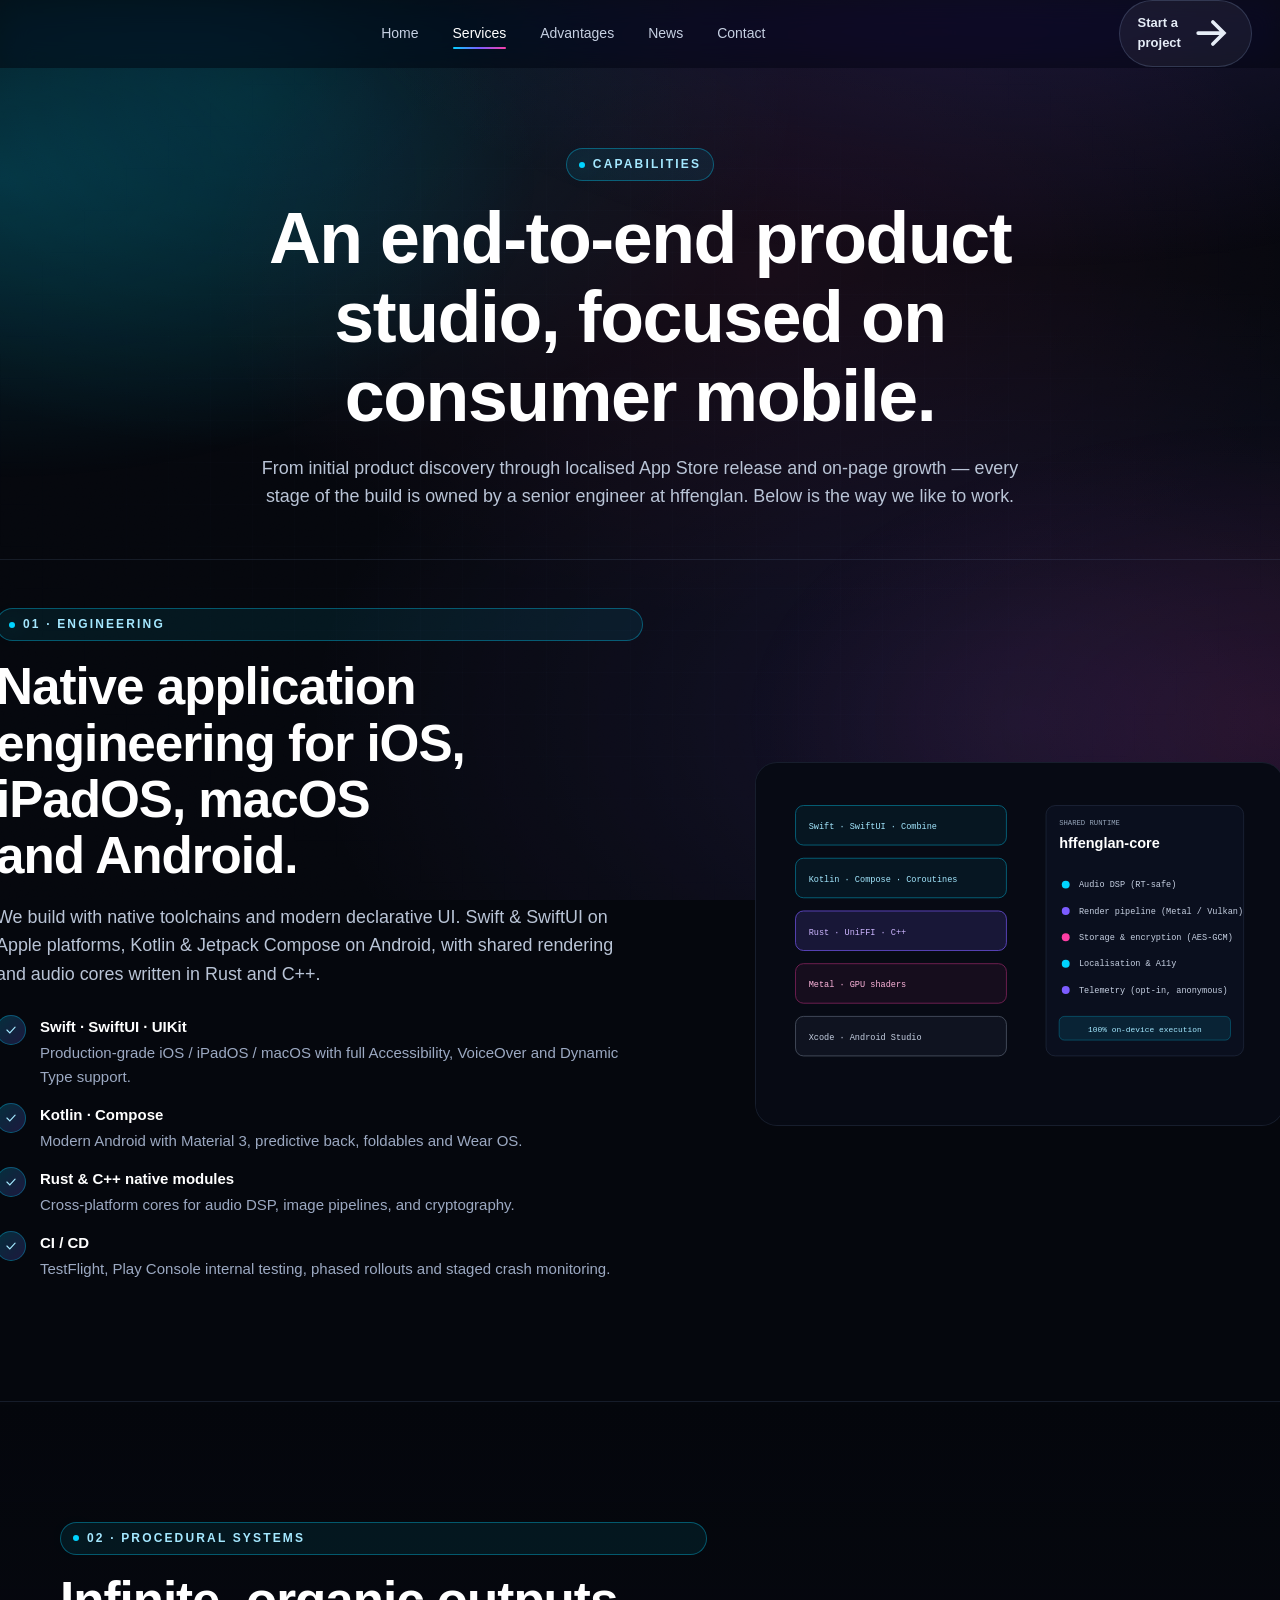
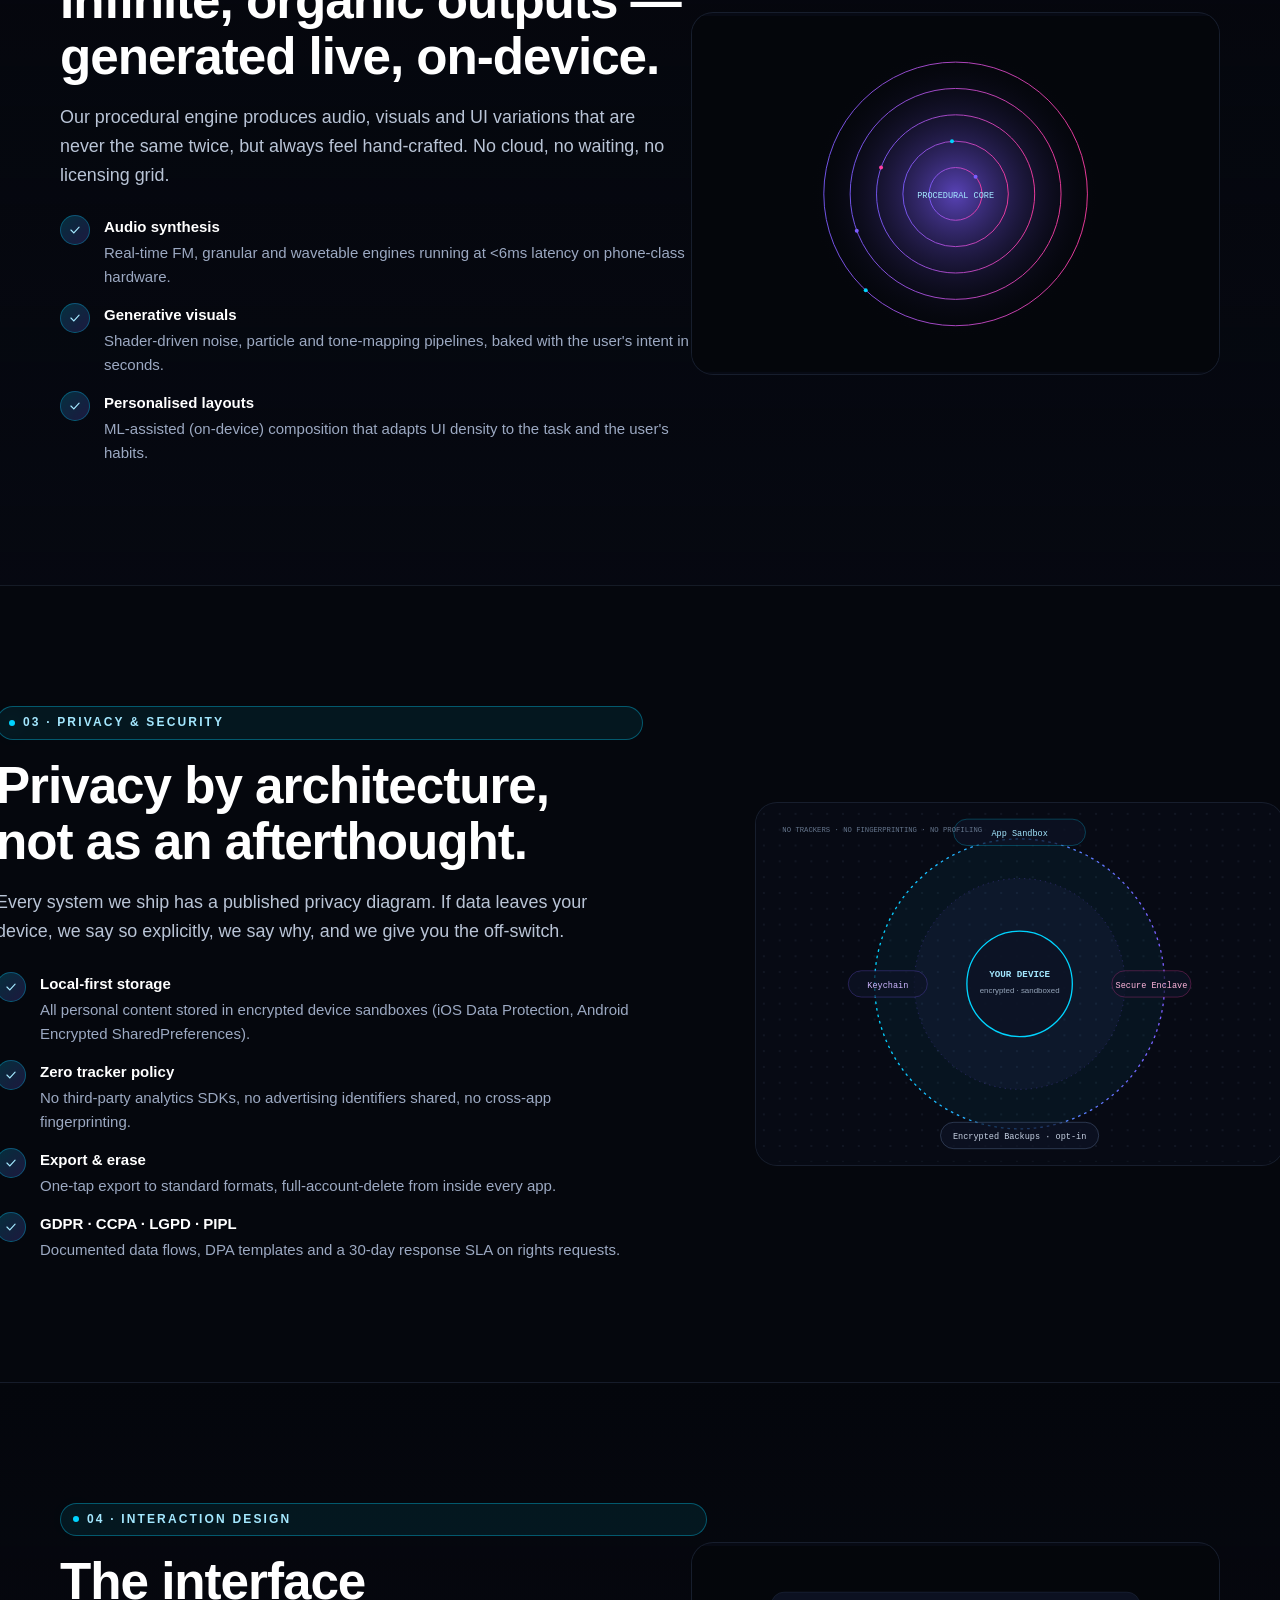
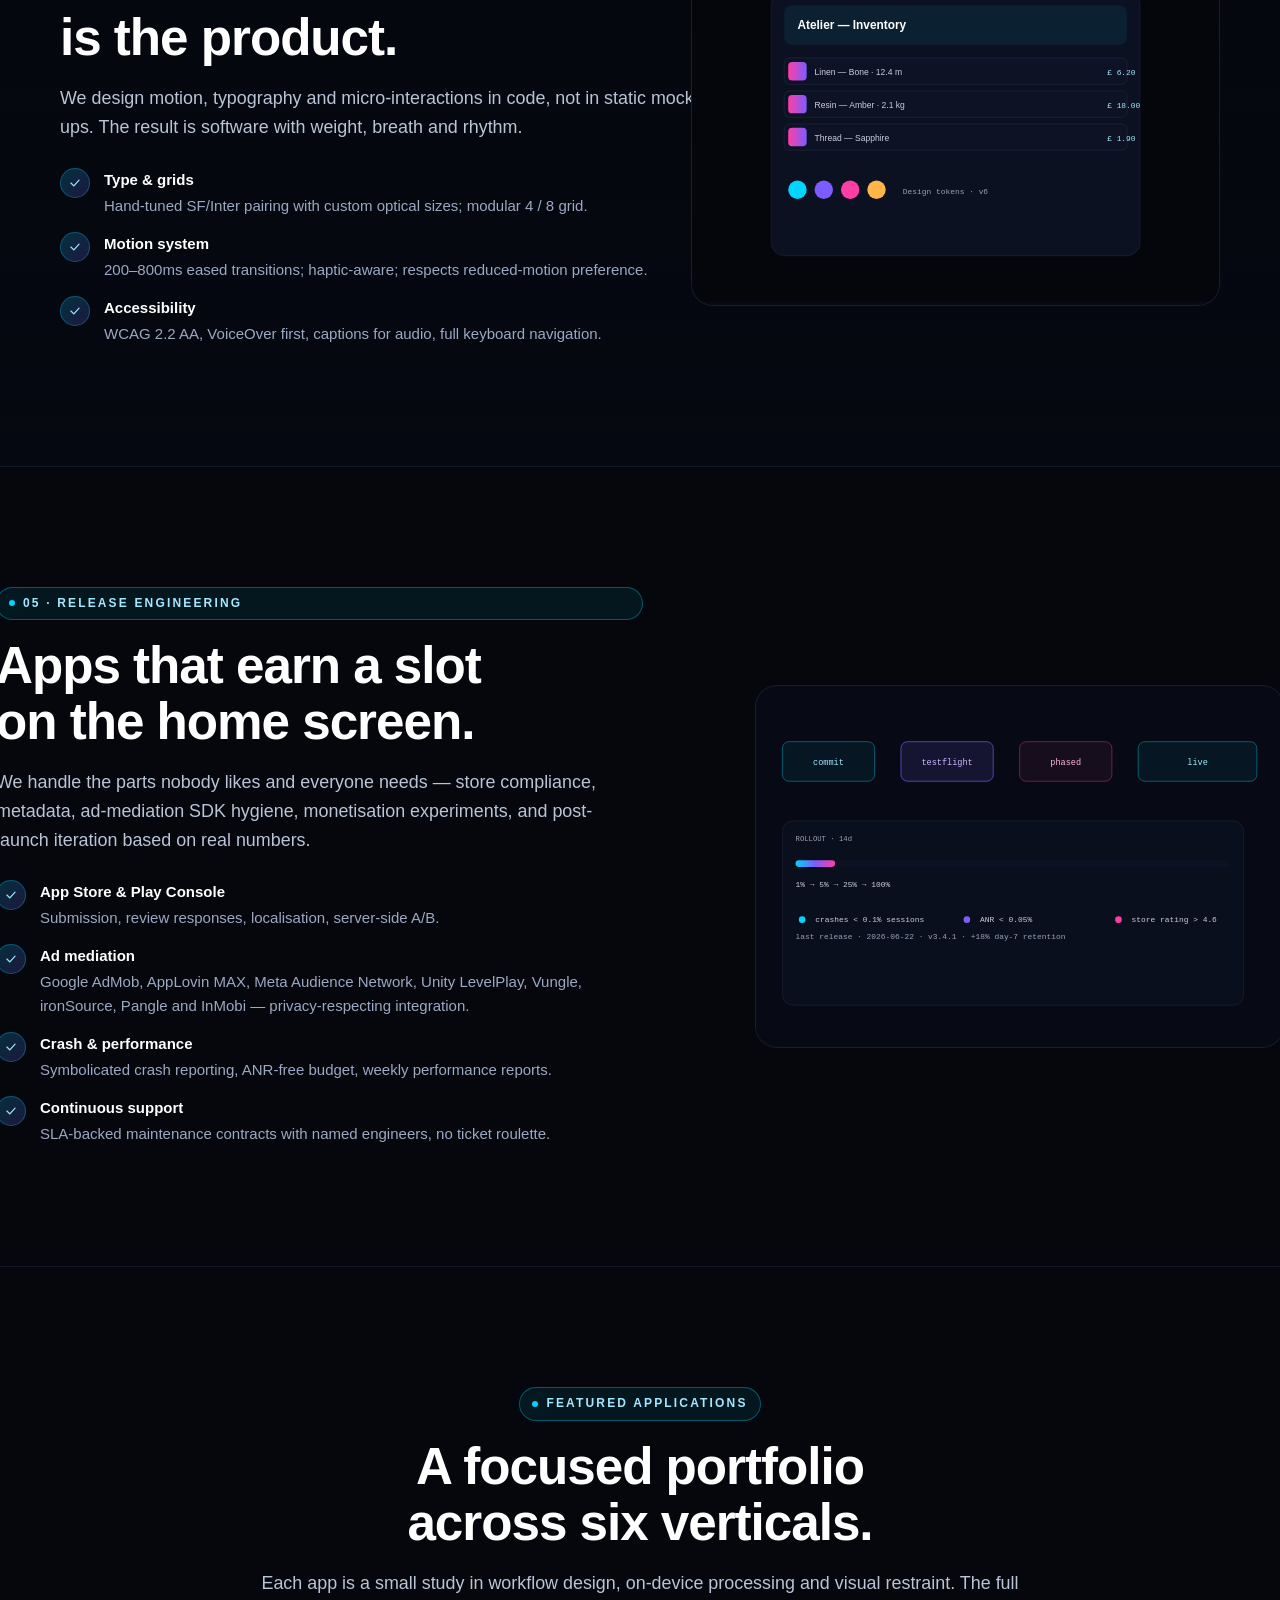
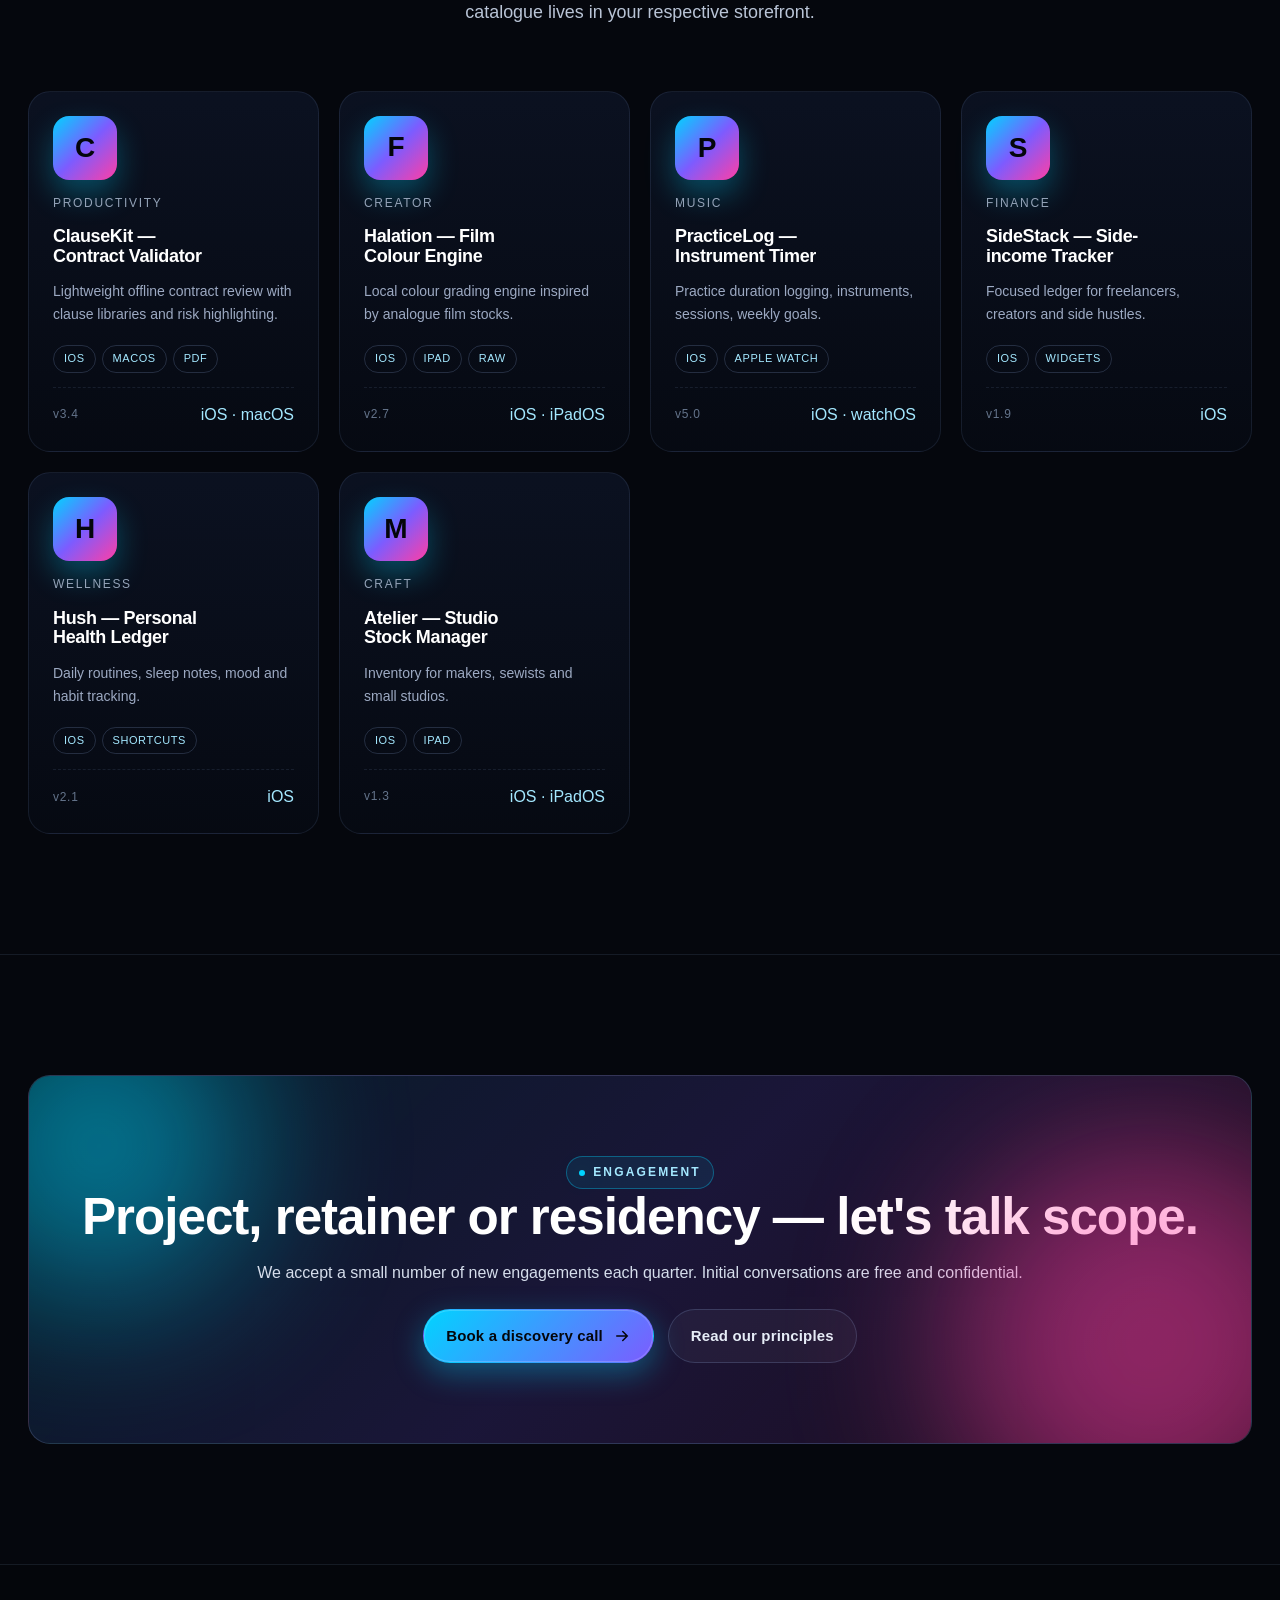
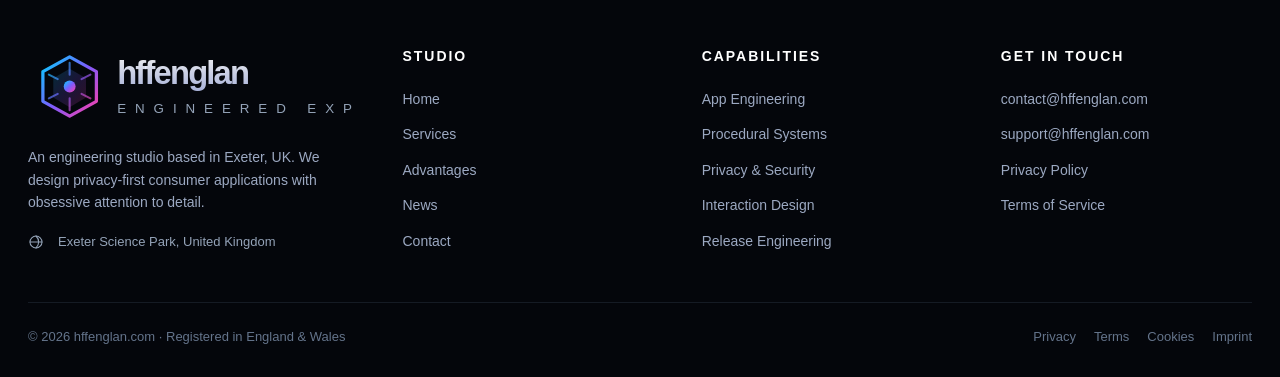
<file: services.html>
<!doctype html>
<html lang="en">
<head>
<meta charset="utf-8">
<meta name="viewport" content="width=device-width,initial-scale=1,viewport-fit=cover">
<meta name="theme-color" content="#04060b">
<title>Services &amp; Capabilities — hffenglan</title>
<meta name="description" content="hffenglan's capability surface: app engineering, procedural systems, privacy &amp; security, interaction design and release engineering for consumer products.">
<meta name="robots" content="index, follow, max-snippet:-1, max-image-preview:large">
<link rel="canonical" href="https://hffenglan.com/services.html">
<meta property="og:title" content="Services &amp; Capabilities — hffenglan">
<meta property="og:description" content="App engineering, procedural systems, privacy &amp; security, interaction design, release engineering.">
<meta property="og:url" content="https://hffenglan.com/services.html">
<meta property="og:image" content="https://hffenglan.com/images/og-cover.png">
<link rel="icon" type="image/svg+xml" href="images/logo.svg">
<link rel="alternate icon" href="images/favicon.svg">
<link rel="stylesheet" href="css/main.css">
<link rel="stylesheet" href="css/extras.css">
<link rel="stylesheet" href="css/animations.css">
<script type="application/ld+json">
{"@context":"https://schema.org","@type":"Service","serviceType":"Product engineering studio","provider":{"@type":"Organization","name":"hffenglan","url":"https://hffenglan.com/"},"areaServed":"Worldwide"}
</script>
</head>
<body>
<a class="skip" href="#main">Skip to content</a>
<header class="nav" role="banner">
  <div class="wrap nav__inner">
    <a class="nav__brand" href="index.html" aria-label="hffenglan home"><img src="images/logo.svg" alt="hffenglan" height="38"></a>
    <nav class="nav__menu" aria-label="Primary">
      <a href="index.html">Home</a>
      <a href="services.html">Services</a>
      <a href="advantages.html">Advantages</a>
      <a href="news.html">News</a>
      <a href="contact.html">Contact</a>
    </nav>
    <a class="nav__cta" href="contact.html"><span>Start a project</span><svg viewBox="0 0 24 24" fill="none" stroke="currentColor" stroke-width="2" stroke-linecap="round"><path d="M5 12 H19 M13 6 L19 12 L13 18"/></svg></a>
    <button class="nav__toggle" aria-label="Toggle menu" aria-expanded="false"><svg viewBox="0 0 24 24" fill="none" stroke="currentColor" stroke-width="2" stroke-linecap="round"><path d="M4 7 H20 M4 12 H20 M4 17 H20"/></svg></button>
  </div>
</header>

<main id="main">

<section class="section" style="padding-top:calc(var(--nav-h) + 80px);padding-bottom:48px;border-top:none">
  <div class="wrap">
    <div class="section__head reveal" style="margin-bottom:0">
      <span class="eyebrow">Capabilities</span>
      <h1>An end-to-end product studio, focused on consumer mobile.</h1>
      <p class="lead">From initial product discovery through localised App Store release and on-page growth — every stage of the build is owned by a senior engineer at hffenglan. Below is the way we like to work.</p>
    </div>
  </div>
</section>

<section class="section" id="engineering" style="padding-top:48px">
  <div class="wrap">
    <div class="split">
      <div class="split__copy reveal--left">
        <span class="eyebrow">01 · Engineering</span>
        <h2>Native application engineering for iOS, iPadOS, macOS and Android.</h2>
        <p class="lead">We build with native toolchains and modern declarative UI. Swift &amp; SwiftUI on Apple platforms, Kotlin &amp; Jetpack Compose on Android, with shared rendering and audio cores written in Rust and C++.</p>
        <ul>
          <li><span class="dot"><svg viewBox="0 0 24 24" fill="none" stroke="currentColor" stroke-width="2" stroke-linecap="round"><path d="M5 12 L10 17 L19 7"/></svg></span><span><b>Swift · SwiftUI · UIKit</b>Production-grade iOS / iPadOS / macOS with full Accessibility, VoiceOver and Dynamic Type support.</span></li>
          <li><span class="dot"><svg viewBox="0 0 24 24" fill="none" stroke="currentColor" stroke-width="2" stroke-linecap="round"><path d="M5 12 L10 17 L19 7"/></svg></span><span><b>Kotlin · Compose</b>Modern Android with Material 3, predictive back, foldables and Wear OS.</span></li>
          <li><span class="dot"><svg viewBox="0 0 24 24" fill="none" stroke="currentColor" stroke-width="2" stroke-linecap="round"><path d="M5 12 L10 17 L19 7"/></svg></span><span><b>Rust &amp; C++ native modules</b>Cross-platform cores for audio DSP, image pipelines, and cryptography.</span></li>
          <li><span class="dot"><svg viewBox="0 0 24 24" fill="none" stroke="currentColor" stroke-width="2" stroke-linecap="round"><path d="M5 12 L10 17 L19 7"/></svg></span><span><b>CI / CD</b>TestFlight, Play Console internal testing, phased rollouts and staged crash monitoring.</span></li>
        </ul>
      </div>
      <div class="split__media reveal--right">
        <svg viewBox="0 0 800 540" xmlns="http://www.w3.org/2000/svg" role="img" aria-label="Native stack diagram">
          <defs><linearGradient id="ge" x1="0" x2="1"><stop offset="0" stop-color="#00d4ff"/><stop offset="1" stop-color="#7c5cff"/></linearGradient></defs>
          <rect width="800" height="540" fill="#070a14"/>
          <g font-family="JetBrains Mono, monospace" font-size="13">
            <g transform="translate(60 60)"><rect width="320" height="60" rx="12" fill="rgba(0,212,255,.10)" stroke="#00d4ff" opacity=".6"/><text x="20" y="36" fill="#a4e8ff">Swift · SwiftUI · Combine</text></g>
            <g transform="translate(60 140)"><rect width="320" height="60" rx="12" fill="rgba(0,212,255,.10)" stroke="#00d4ff" opacity=".6"/><text x="20" y="36" fill="#a4e8ff">Kotlin · Compose · Coroutines</text></g>
            <g transform="translate(60 220)"><rect width="320" height="60" rx="12" fill="rgba(124,92,255,.15)" stroke="#7c5cff"/><text x="20" y="36" fill="#cdb6ff">Rust · UniFFI · C++</text></g>
            <g transform="translate(60 300)"><rect width="320" height="60" rx="12" fill="rgba(255,62,165,.10)" stroke="#ff3ea5" opacity=".6"/><text x="20" y="36" fill="#ffb6dd">Metal · GPU shaders</text></g>
            <g transform="translate(60 380)"><rect width="320" height="60" rx="12" fill="rgba(140,170,220,.10)" stroke="#94a3b8" opacity=".6"/><text x="20" y="36" fill="#c6d0e2">Xcode · Android Studio</text></g>
            <g transform="translate(440 60)"><rect width="300" height="380" rx="14" fill="rgba(13,19,37,.6)" stroke="rgba(140,170,220,.2)"/></g>
            <g transform="translate(460 90)"><text fill="#94a3b8" font-size="11">SHARED RUNTIME</text><text y="34" fill="#fff" font-family="-apple-system,sans-serif" font-size="22" font-weight="700">hffenglan-core</text></g>
            <g transform="translate(460 170)"><circle cx="10" cy="10" r="6" fill="#00d4ff"/><text x="30" y="14" fill="#c6d0e2" font-size="13">Audio DSP (RT-safe)</text></g>
            <g transform="translate(460 210)"><circle cx="10" cy="10" r="6" fill="#7c5cff"/><text x="30" y="14" fill="#c6d0e2" font-size="13">Render pipeline (Metal / Vulkan)</text></g>
            <g transform="translate(460 250)"><circle cx="10" cy="10" r="6" fill="#ff3ea5"/><text x="30" y="14" fill="#c6d0e2" font-size="13">Storage &amp; encryption (AES-GCM)</text></g>
            <g transform="translate(460 290)"><circle cx="10" cy="10" r="6" fill="#00d4ff"/><text x="30" y="14" fill="#c6d0e2" font-size="13">Localisation &amp; A11y</text></g>
            <g transform="translate(460 330)"><circle cx="10" cy="10" r="6" fill="#7c5cff"/><text x="30" y="14" fill="#c6d0e2" font-size="13">Telemetry (opt-in, anonymous)</text></g>
            <g transform="translate(460 380)"><rect width="260" height="36" rx="8" fill="rgba(0,212,255,.10)" stroke="rgba(0,212,255,.4)"/><text x="130" y="23" text-anchor="middle" fill="#a4e8ff" font-size="12">100% on-device execution</text></g>
          </g>
        </svg>
      </div>
    </div>
  </div>
</section>

<section class="section section--dark" id="procedural">
  <div class="wrap">
    <div class="split split--reverse">
      <div class="split__media reveal--left">
        <svg viewBox="0 0 800 540" xmlns="http://www.w3.org/2000/svg" role="img" aria-label="Procedural generation visualisation">
          <defs>
            <linearGradient id="gp" x1="0" x2="1"><stop offset="0" stop-color="#7c5cff"/><stop offset="1" stop-color="#ff3ea5"/></linearGradient>
            <radialGradient id="gp2"><stop offset="0" stop-color="#7c5cff" stop-opacity=".7"/><stop offset="1" stop-color="#04060b" stop-opacity="0"/></radialGradient>
          </defs>
          <rect width="800" height="540" fill="#04060b"/>
          <g transform="translate(400 270)">
            <circle r="220" fill="url(#gp2)"/>
            <g stroke="url(#gp)" stroke-width="1.5" fill="none" opacity=".9">
              <circle r="200"/><circle r="160"/><circle r="120"/><circle r="80"/><circle r="40"/>
            </g>
            <g>
              <circle r="3" fill="#00d4ff"><animateMotion dur="6s" repeatCount="indefinite" path="M 200 0 A 200 200 0 1 1 -200 0 A 200 200 0 1 1 200 0"/></circle>
              <circle r="3" fill="#7c5cff"><animateMotion dur="5s" repeatCount="indefinite" path="M 160 0 A 160 160 0 1 1 -160 0 A 160 160 0 1 1 160 0"/></circle>
              <circle r="3" fill="#ff3ea5"><animateMotion dur="4s" repeatCount="indefinite" path="M 120 0 A 120 120 0 1 1 -120 0 A 120 120 0 1 1 120 0"/></circle>
              <circle r="3" fill="#00d4ff"><animateMotion dur="3s" repeatCount="indefinite" path="M 80 0 A 80 80 0 1 1 -80 0 A 80 80 0 1 1 80 0"/></circle>
              <circle r="3" fill="#7c5cff"><animateMotion dur="2.5s" repeatCount="indefinite" path="M 40 0 A 40 40 0 1 1 -40 0 A 40 40 0 1 1 40 0"/></circle>
            </g>
            <text text-anchor="middle" dy="6" font-family="JetBrains Mono, monospace" font-size="13" fill="#a4e8ff">PROCEDURAL CORE</text>
          </g>
        </svg>
      </div>
      <div class="split__copy reveal--right">
        <span class="eyebrow">02 · Procedural Systems</span>
        <h2>Infinite, organic outputs — generated live, on-device.</h2>
        <p class="lead">Our procedural engine produces audio, visuals and UI variations that are never the same twice, but always feel hand-crafted. No cloud, no waiting, no licensing grid.</p>
        <ul>
          <li><span class="dot"><svg viewBox="0 0 24 24" fill="none" stroke="currentColor" stroke-width="2" stroke-linecap="round"><path d="M5 12 L10 17 L19 7"/></svg></span><span><b>Audio synthesis</b>Real-time FM, granular and wavetable engines running at &lt;6ms latency on phone-class hardware.</span></li>
          <li><span class="dot"><svg viewBox="0 0 24 24" fill="none" stroke="currentColor" stroke-width="2" stroke-linecap="round"><path d="M5 12 L10 17 L19 7"/></svg></span><span><b>Generative visuals</b>Shader-driven noise, particle and tone-mapping pipelines, baked with the user's intent in seconds.</span></li>
          <li><span class="dot"><svg viewBox="0 0 24 24" fill="none" stroke="currentColor" stroke-width="2" stroke-linecap="round"><path d="M5 12 L10 17 L19 7"/></svg></span><span><b>Personalised layouts</b>ML-assisted (on-device) composition that adapts UI density to the task and the user's habits.</span></li>
        </ul>
      </div>
    </div>
  </div>
</section>

<section class="section" id="privacy">
  <div class="wrap">
    <div class="split">
      <div class="split__copy reveal--left">
        <span class="eyebrow">03 · Privacy &amp; Security</span>
        <h2>Privacy by architecture, not as an afterthought.</h2>
        <p class="lead">Every system we ship has a published privacy diagram. If data leaves your device, we say so explicitly, we say why, and we give you the off-switch.</p>
        <ul>
          <li><span class="dot"><svg viewBox="0 0 24 24" fill="none" stroke="currentColor" stroke-width="2" stroke-linecap="round"><path d="M5 12 L10 17 L19 7"/></svg></span><span><b>Local-first storage</b>All personal content stored in encrypted device sandboxes (iOS Data Protection, Android Encrypted SharedPreferences).</span></li>
          <li><span class="dot"><svg viewBox="0 0 24 24" fill="none" stroke="currentColor" stroke-width="2" stroke-linecap="round"><path d="M5 12 L10 17 L19 7"/></svg></span><span><b>Zero tracker policy</b>No third-party analytics SDKs, no advertising identifiers shared, no cross-app fingerprinting.</span></li>
          <li><span class="dot"><svg viewBox="0 0 24 24" fill="none" stroke="currentColor" stroke-width="2" stroke-linecap="round"><path d="M5 12 L10 17 L19 7"/></svg></span><span><b>Export &amp; erase</b>One-tap export to standard formats, full-account-delete from inside every app.</span></li>
          <li><span class="dot"><svg viewBox="0 0 24 24" fill="none" stroke="currentColor" stroke-width="2" stroke-linecap="round"><path d="M5 12 L10 17 L19 7"/></svg></span><span><b>GDPR · CCPA · LGPD · PIPL</b>Documented data flows, DPA templates and a 30-day response SLA on rights requests.</span></li>
        </ul>
      </div>
      <div class="split__media reveal--right">
        <svg viewBox="0 0 800 540" xmlns="http://www.w3.org/2000/svg" role="img" aria-label="Privacy boundary diagram">
          <defs>
            <linearGradient id="gv" x1="0" x2="1"><stop offset="0" stop-color="#00d4ff"/><stop offset="1" stop-color="#7c5cff"/></linearGradient>
            <pattern id="dots" width="24" height="24" patternUnits="userSpaceOnUse"><circle cx="12" cy="12" r="1" fill="rgba(140,170,220,.2)"/></pattern>
          </defs>
          <rect width="800" height="540" fill="#070a14"/>
          <rect width="800" height="540" fill="url(#dots)"/>
          <g transform="translate(400 270)">
            <circle r="220" fill="rgba(0,212,255,.05)" stroke="url(#gv)" stroke-width="2" stroke-dasharray="4 6"/>
            <circle r="160" fill="rgba(124,92,255,.05)" stroke="rgba(124,92,255,.4)" stroke-dasharray="2 6"/>
            <circle r="80" fill="rgba(13,19,37,.9)" stroke="#00d4ff" stroke-width="2"/>
            <text text-anchor="middle" dy="-10" font-family="JetBrains Mono, monospace" font-size="14" fill="#a4e8ff" font-weight="700">YOUR DEVICE</text>
            <text text-anchor="middle" dy="14" font-family="-apple-system,sans-serif" font-size="12" fill="#94a3b8">encrypted · sandboxed</text>
            <g transform="translate(0 -230)"><rect x="-100" y="-20" width="200" height="40" rx="20" fill="rgba(13,19,37,.7)" stroke="rgba(0,212,255,.4)"/><text text-anchor="middle" y="6" font-family="JetBrains Mono, monospace" font-size="13" fill="#a4e8ff">App Sandbox</text></g>
            <g transform="translate(-200 0)"><rect x="-60" y="-20" width="120" height="40" rx="20" fill="rgba(13,19,37,.7)" stroke="rgba(124,92,255,.4)"/><text text-anchor="middle" y="6" font-family="JetBrains Mono, monospace" font-size="13" fill="#cdb6ff">Keychain</text></g>
            <g transform="translate(200 0)"><rect x="-60" y="-20" width="120" height="40" rx="20" fill="rgba(13,19,37,.7)" stroke="rgba(255,62,165,.4)"/><text text-anchor="middle" y="6" font-family="JetBrains Mono, monospace" font-size="13" fill="#ffb6dd">Secure Enclave</text></g>
            <g transform="translate(0 230)"><rect x="-120" y="-20" width="240" height="40" rx="20" fill="rgba(13,19,37,.7)" stroke="rgba(140,170,220,.4)"/><text text-anchor="middle" y="6" font-family="JetBrains Mono, monospace" font-size="13" fill="#c6d0e2">Encrypted Backups · opt-in</text></g>
          </g>
          <g font-family="JetBrains Mono, monospace" font-size="11" fill="#64748b">
            <text x="40" y="40">NO TRACKERS · NO FINGERPRINTING · NO PROFILING</text>
          </g>
        </svg>
      </div>
    </div>
  </div>
</section>

<section class="section section--dark" id="design">
  <div class="wrap">
    <div class="split split--reverse">
      <div class="split__media reveal--left">
        <svg viewBox="0 0 800 540" xmlns="http://www.w3.org/2000/svg" role="img" aria-label="Design system">
          <defs><linearGradient id="gd" x1="0" x2="1"><stop offset="0" stop-color="#ff3ea5"/><stop offset="1" stop-color="#7c5cff"/></linearGradient></defs>
          <rect width="800" height="540" fill="#04060b"/>
          <g transform="translate(120 70)">
            <rect width="560" height="400" rx="20" fill="rgba(13,19,37,.85)" stroke="rgba(140,170,220,.15)"/>
            <rect x="20" y="20" width="520" height="60" rx="12" fill="rgba(0,212,255,.08)"/>
            <text x="40" y="56" font-family="-apple-system,sans-serif" font-size="18" fill="#fff" font-weight="700">Atelier — Inventory</text>
            <g transform="translate(20 100)">
              <rect width="520" height="40" rx="8" fill="rgba(13,19,37,.7)" stroke="rgba(140,170,220,.15)"/>
              <rect x="6" y="6" width="28" height="28" rx="6" fill="url(#gd)"/>
              <text x="46" y="26" font-family="-apple-system,sans-serif" font-size="13" fill="#c6d0e2">Linen — Bone · 12.4 m</text>
              <text x="490" y="26" font-family="JetBrains Mono, monospace" font-size="12" fill="#a4e8ff">£ 6.20</text>
            </g>
            <g transform="translate(20 150)">
              <rect width="520" height="40" rx="8" fill="rgba(13,19,37,.7)" stroke="rgba(140,170,220,.15)"/>
              <rect x="6" y="6" width="28" height="28" rx="6" fill="url(#gd)"/>
              <text x="46" y="26" font-family="-apple-system,sans-serif" font-size="13" fill="#c6d0e2">Resin — Amber · 2.1 kg</text>
              <text x="490" y="26" font-family="JetBrains Mono, monospace" font-size="12" fill="#a4e8ff">£ 18.00</text>
            </g>
            <g transform="translate(20 200)">
              <rect width="520" height="40" rx="8" fill="rgba(13,19,37,.7)" stroke="rgba(140,170,220,.15)"/>
              <rect x="6" y="6" width="28" height="28" rx="6" fill="url(#gd)"/>
              <text x="46" y="26" font-family="-apple-system,sans-serif" font-size="13" fill="#c6d0e2">Thread — Sapphire</text>
              <text x="490" y="26" font-family="JetBrains Mono, monospace" font-size="12" fill="#a4e8ff">£ 1.90</text>
            </g>
            <g transform="translate(20 280)">
              <circle r="14" cx="20" cy="20" fill="#00d4ff"/>
              <circle r="14" cx="60" cy="20" fill="#7c5cff"/>
              <circle r="14" cx="100" cy="20" fill="#ff3ea5"/>
              <circle r="14" cx="140" cy="20" fill="#ffb547"/>
              <text x="180" y="26" font-family="JetBrains Mono, monospace" font-size="12" fill="#94a3b8">Design tokens · v6</text>
            </g>
          </g>
        </svg>
      </div>
      <div class="split__copy reveal--right">
        <span class="eyebrow">04 · Interaction Design</span>
        <h2>The interface is the product.</h2>
        <p class="lead">We design motion, typography and micro-interactions in code, not in static mock-ups. The result is software with weight, breath and rhythm.</p>
        <ul>
          <li><span class="dot"><svg viewBox="0 0 24 24" fill="none" stroke="currentColor" stroke-width="2" stroke-linecap="round"><path d="M5 12 L10 17 L19 7"/></svg></span><span><b>Type &amp; grids</b>Hand-tuned SF/Inter pairing with custom optical sizes; modular 4 / 8 grid.</span></li>
          <li><span class="dot"><svg viewBox="0 0 24 24" fill="none" stroke="currentColor" stroke-width="2" stroke-linecap="round"><path d="M5 12 L10 17 L19 7"/></svg></span><span><b>Motion system</b>200–800ms eased transitions; haptic-aware; respects reduced-motion preference.</span></li>
          <li><span class="dot"><svg viewBox="0 0 24 24" fill="none" stroke="currentColor" stroke-width="2" stroke-linecap="round"><path d="M5 12 L10 17 L19 7"/></svg></span><span><b>Accessibility</b>WCAG 2.2 AA, VoiceOver first, captions for audio, full keyboard navigation.</span></li>
        </ul>
      </div>
    </div>
  </div>
</section>

<section class="section" id="release">
  <div class="wrap">
    <div class="split">
      <div class="split__copy reveal--left">
        <span class="eyebrow">05 · Release Engineering</span>
        <h2>Apps that earn a slot on the home screen.</h2>
        <p class="lead">We handle the parts nobody likes and everyone needs — store compliance, metadata, ad-mediation SDK hygiene, monetisation experiments, and post-launch iteration based on real numbers.</p>
        <ul>
          <li><span class="dot"><svg viewBox="0 0 24 24" fill="none" stroke="currentColor" stroke-width="2" stroke-linecap="round"><path d="M5 12 L10 17 L19 7"/></svg></span><span><b>App Store &amp; Play Console</b>Submission, review responses, localisation, server-side A/B.</span></li>
          <li><span class="dot"><svg viewBox="0 0 24 24" fill="none" stroke="currentColor" stroke-width="2" stroke-linecap="round"><path d="M5 12 L10 17 L19 7"/></svg></span><span><b>Ad mediation</b>Google AdMob, AppLovin MAX, Meta Audience Network, Unity LevelPlay, Vungle, ironSource, Pangle and InMobi — privacy-respecting integration.</span></li>
          <li><span class="dot"><svg viewBox="0 0 24 24" fill="none" stroke="currentColor" stroke-width="2" stroke-linecap="round"><path d="M5 12 L10 17 L19 7"/></svg></span><span><b>Crash &amp; performance</b>Symbolicated crash reporting, ANR-free budget, weekly performance reports.</span></li>
          <li><span class="dot"><svg viewBox="0 0 24 24" fill="none" stroke="currentColor" stroke-width="2" stroke-linecap="round"><path d="M5 12 L10 17 L19 7"/></svg></span><span><b>Continuous support</b>SLA-backed maintenance contracts with named engineers, no ticket roulette.</span></li>
        </ul>
      </div>
      <div class="split__media reveal--right">
        <svg viewBox="0 0 800 540" xmlns="http://www.w3.org/2000/svg" role="img" aria-label="Release pipeline">
          <defs><linearGradient id="gr" x1="0" x2="1"><stop offset="0" stop-color="#00d4ff"/><stop offset=".5" stop-color="#7c5cff"/><stop offset="1" stop-color="#ff3ea5"/></linearGradient></defs>
          <rect width="800" height="540" fill="#070a14"/>
          <g font-family="JetBrains Mono, monospace" font-size="13">
            <g transform="translate(40 80)"><rect width="140" height="60" rx="10" fill="rgba(0,212,255,.10)" stroke="#00d4ff" opacity=".6"/><text x="70" y="36" text-anchor="middle" fill="#a4e8ff">commit</text></g>
            <g transform="translate(220 80)"><rect width="140" height="60" rx="10" fill="rgba(124,92,255,.12)" stroke="#7c5cff"/><text x="70" y="36" text-anchor="middle" fill="#cdb6ff">testflight</text></g>
            <g transform="translate(400 80)"><rect width="140" height="60" rx="10" fill="rgba(255,62,165,.10)" stroke="#ff3ea5" opacity=".6"/><text x="70" y="36" text-anchor="middle" fill="#ffb6dd">phased</text></g>
            <g transform="translate(580 80)"><rect width="180" height="60" rx="10" fill="rgba(0,212,255,.10)" stroke="#00d4ff" opacity=".6"/><text x="90" y="36" text-anchor="middle" fill="#a4e8ff">live</text></g>
            <g stroke="url(#gr)" stroke-width="2" fill="none">
              <path d="M180 110 L220 110"/><path d="M360 110 L400 110"/><path d="M540 110 L580 110"/>
            </g>
            <g transform="translate(40 200)"><rect width="700" height="280" rx="16" fill="rgba(13,19,37,.6)" stroke="rgba(140,170,220,.15)"/></g>
            <g transform="translate(60 230)"><text fill="#94a3b8" font-size="11">ROLLOUT · 14d</text></g>
            <g transform="translate(60 260)">
              <rect width="660" height="10" rx="5" fill="rgba(13,19,37,.85)"/>
              <rect width="60" height="10" rx="5" fill="url(#gr)"/>
              <text x="0" y="40" fill="#c6d0e2" font-size="12">1% → 5% → 25% → 100%</text>
            </g>
            <g transform="translate(60 340)" font-size="12">
              <circle cx="10" cy="10" r="5" fill="#00d4ff"/><text x="30" y="14" fill="#c6d0e2">crashes &lt; 0.1% sessions</text>
              <circle cx="260" cy="10" r="5" fill="#7c5cff"/><text x="280" y="14" fill="#c6d0e2">ANR &lt; 0.05%</text>
              <circle cx="490" cy="10" r="5" fill="#ff3ea5"/><text x="510" y="14" fill="#c6d0e2">store rating &gt; 4.6</text>
            </g>
            <g transform="translate(60 380)" font-size="12" fill="#94a3b8">
              <text>last release · 2026-06-22 · v3.4.1 · +18% day-7 retention</text>
            </g>
          </g>
        </svg>
      </div>
    </div>
  </div>
</section>

<section class="section">
  <div class="wrap">
    <div class="section__head reveal">
      <span class="eyebrow">Featured applications</span>
      <h2>A focused portfolio across six verticals.</h2>
      <p class="lead">Each app is a small study in workflow design, on-device processing and visual restraint. The full catalogue lives in your respective storefront.</p>
    </div>
    <div class="apps" data-stagger id="apps">
      <div class="app tilt" id="contract"><div class="app__icon">C</div><span class="app__cat">Productivity</span><h4>ClauseKit — Contract Validator</h4><p class="app__desc">Lightweight offline contract review with clause libraries and risk highlighting.</p><div class="app__tags"><span>iOS</span><span>macOS</span><span>PDF</span></div><div class="app__row"><small>v3.4</small><span style="color:#a4e8ff">iOS · macOS</span></div></div>
      <div class="app tilt" id="film"><div class="app__icon">F</div><span class="app__cat">Creator</span><h4>Halation — Film Colour Engine</h4><p class="app__desc">Local colour grading engine inspired by analogue film stocks.</p><div class="app__tags"><span>iOS</span><span>iPad</span><span>RAW</span></div><div class="app__row"><small>v2.7</small><span style="color:#a4e8ff">iOS · iPadOS</span></div></div>
      <div class="app tilt" id="practice"><div class="app__icon">P</div><span class="app__cat">Music</span><h4>PracticeLog — Instrument Timer</h4><p class="app__desc">Practice duration logging, instruments, sessions, weekly goals.</p><div class="app__tags"><span>iOS</span><span>Apple Watch</span></div><div class="app__row"><small>v5.0</small><span style="color:#a4e8ff">iOS · watchOS</span></div></div>
      <div class="app tilt" id="income"><div class="app__icon">S</div><span class="app__cat">Finance</span><h4>SideStack — Side-income Tracker</h4><p class="app__desc">Focused ledger for freelancers, creators and side hustles.</p><div class="app__tags"><span>iOS</span><span>Widgets</span></div><div class="app__row"><small>v1.9</small><span style="color:#a4e8ff">iOS</span></div></div>
      <div class="app tilt" id="sleep"><div class="app__icon">H</div><span class="app__cat">Wellness</span><h4>Hush — Personal Health Ledger</h4><p class="app__desc">Daily routines, sleep notes, mood and habit tracking.</p><div class="app__tags"><span>iOS</span><span>Shortcuts</span></div><div class="app__row"><small>v2.1</small><span style="color:#a4e8ff">iOS</span></div></div>
      <div class="app tilt" id="craft"><div class="app__icon">M</div><span class="app__cat">Craft</span><h4>Atelier — Studio Stock Manager</h4><p class="app__desc">Inventory for makers, sewists and small studios.</p><div class="app__tags"><span>iOS</span><span>iPad</span></div><div class="app__row"><small>v1.3</small><span style="color:#a4e8ff">iOS · iPadOS</span></div></div>
    </div>
  </div>
</section>

<section class="section">
  <div class="wrap">
    <div class="cta reveal">
      <span class="eyebrow">Engagement</span>
      <h2>Project, retainer or residency — let's talk scope.</h2>
      <p>We accept a small number of new engagements each quarter. Initial conversations are free and confidential.</p>
      <div class="hero__cta">
        <a class="btn btn--primary shine" href="contact.html">Book a discovery call<svg viewBox="0 0 24 24" fill="none" stroke="currentColor" stroke-width="2" stroke-linecap="round"><path d="M5 12 H19 M13 6 L19 12 L13 18"/></svg></a>
        <a class="btn btn--ghost" href="advantages.html">Read our principles</a>
      </div>
    </div>
  </div>
</section>

</main>

<footer class="footer">
  <div class="wrap">
    <div class="footer__top">
      <div class="footer__brand"><img src="images/logo.svg" alt="hffenglan" height="38"><p>An engineering studio based in Exeter, UK. We design privacy-first consumer applications with obsessive attention to detail.</p><div style="display:flex;gap:14px;align-items:center;color:#94a3b8;font-size:13px"><svg width="16" height="16" viewBox="0 0 24 24" fill="none" stroke="currentColor" stroke-width="1.6" stroke-linecap="round"><circle cx="12" cy="12" r="9"/><path d="M3 12 H21 M12 3 C15 6 16 9 16 12 C16 15 15 18 12 21"/></svg>Exeter Science Park, United Kingdom</div></div>
      <div class="footer__col"><h5>Studio</h5><ul><li><a href="index.html">Home</a></li><li><a href="services.html">Services</a></li><li><a href="advantages.html">Advantages</a></li><li><a href="news.html">News</a></li><li><a href="contact.html">Contact</a></li></ul></div>
      <div class="footer__col"><h5>Capabilities</h5><ul><li><a href="services.html#engineering">App Engineering</a></li><li><a href="services.html#procedural">Procedural Systems</a></li><li><a href="services.html#privacy">Privacy &amp; Security</a></li><li><a href="services.html#design">Interaction Design</a></li><li><a href="services.html#release">Release Engineering</a></li></ul></div>
      <div class="footer__col"><h5>Get in touch</h5><ul><li><a href="mailto:contact@hffenglan.com">contact@hffenglan.com</a></li><li><a href="mailto:support@hffenglan.com">support@hffenglan.com</a></li><li><a href="privacy-policy.html">Privacy Policy</a></li><li><a href="terms-of-service.html">Terms of Service</a></li></ul></div>
    </div>
    <div class="footer__bottom"><div>© <span data-year>2026</span> hffenglan.com · Registered in England &amp; Wales</div><div class="footer__legal"><a href="privacy-policy.html">Privacy</a><a href="terms-of-service.html">Terms</a><a href="privacy-policy.html#cookies">Cookies</a><a href="contact.html">Imprint</a></div></div>
  </div>
</footer>
<script src="js/main.js" defer></script>
<script src="js/animations.js" defer></script>
</body>
</html>
</file>
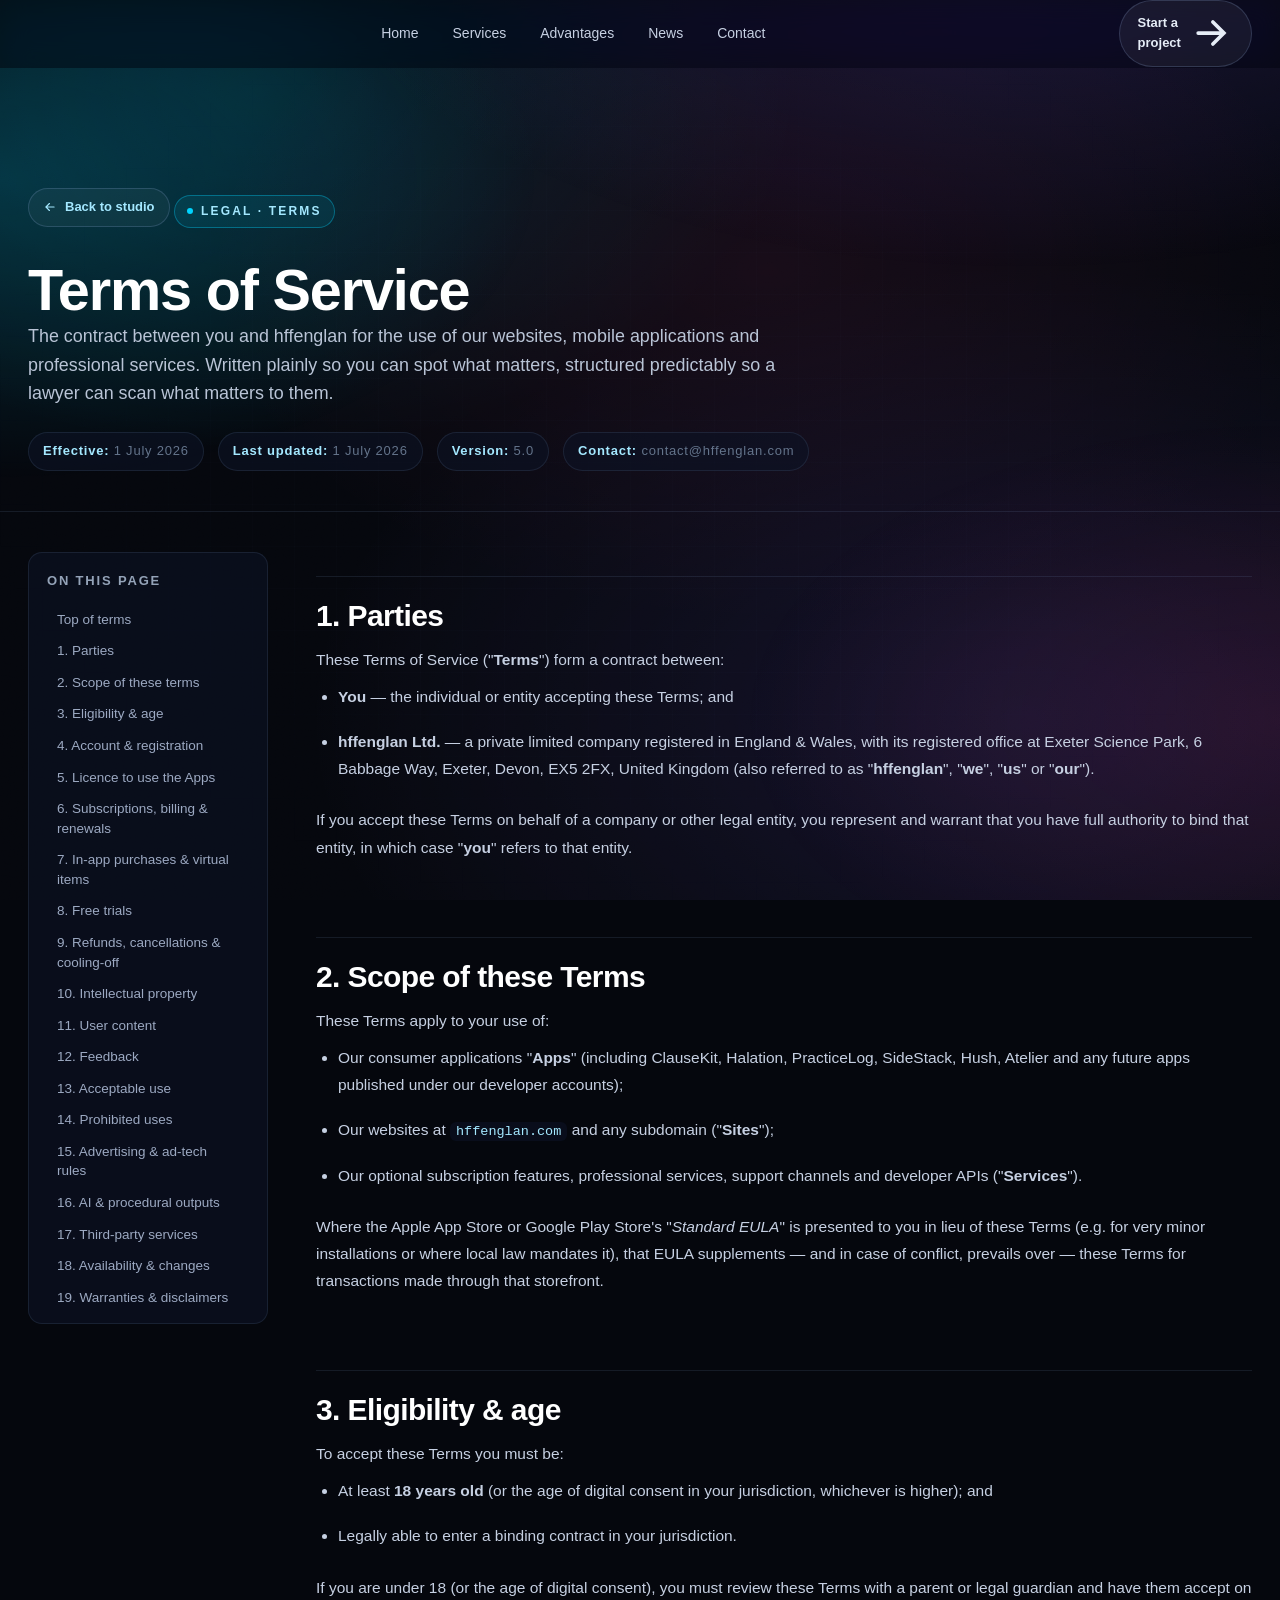
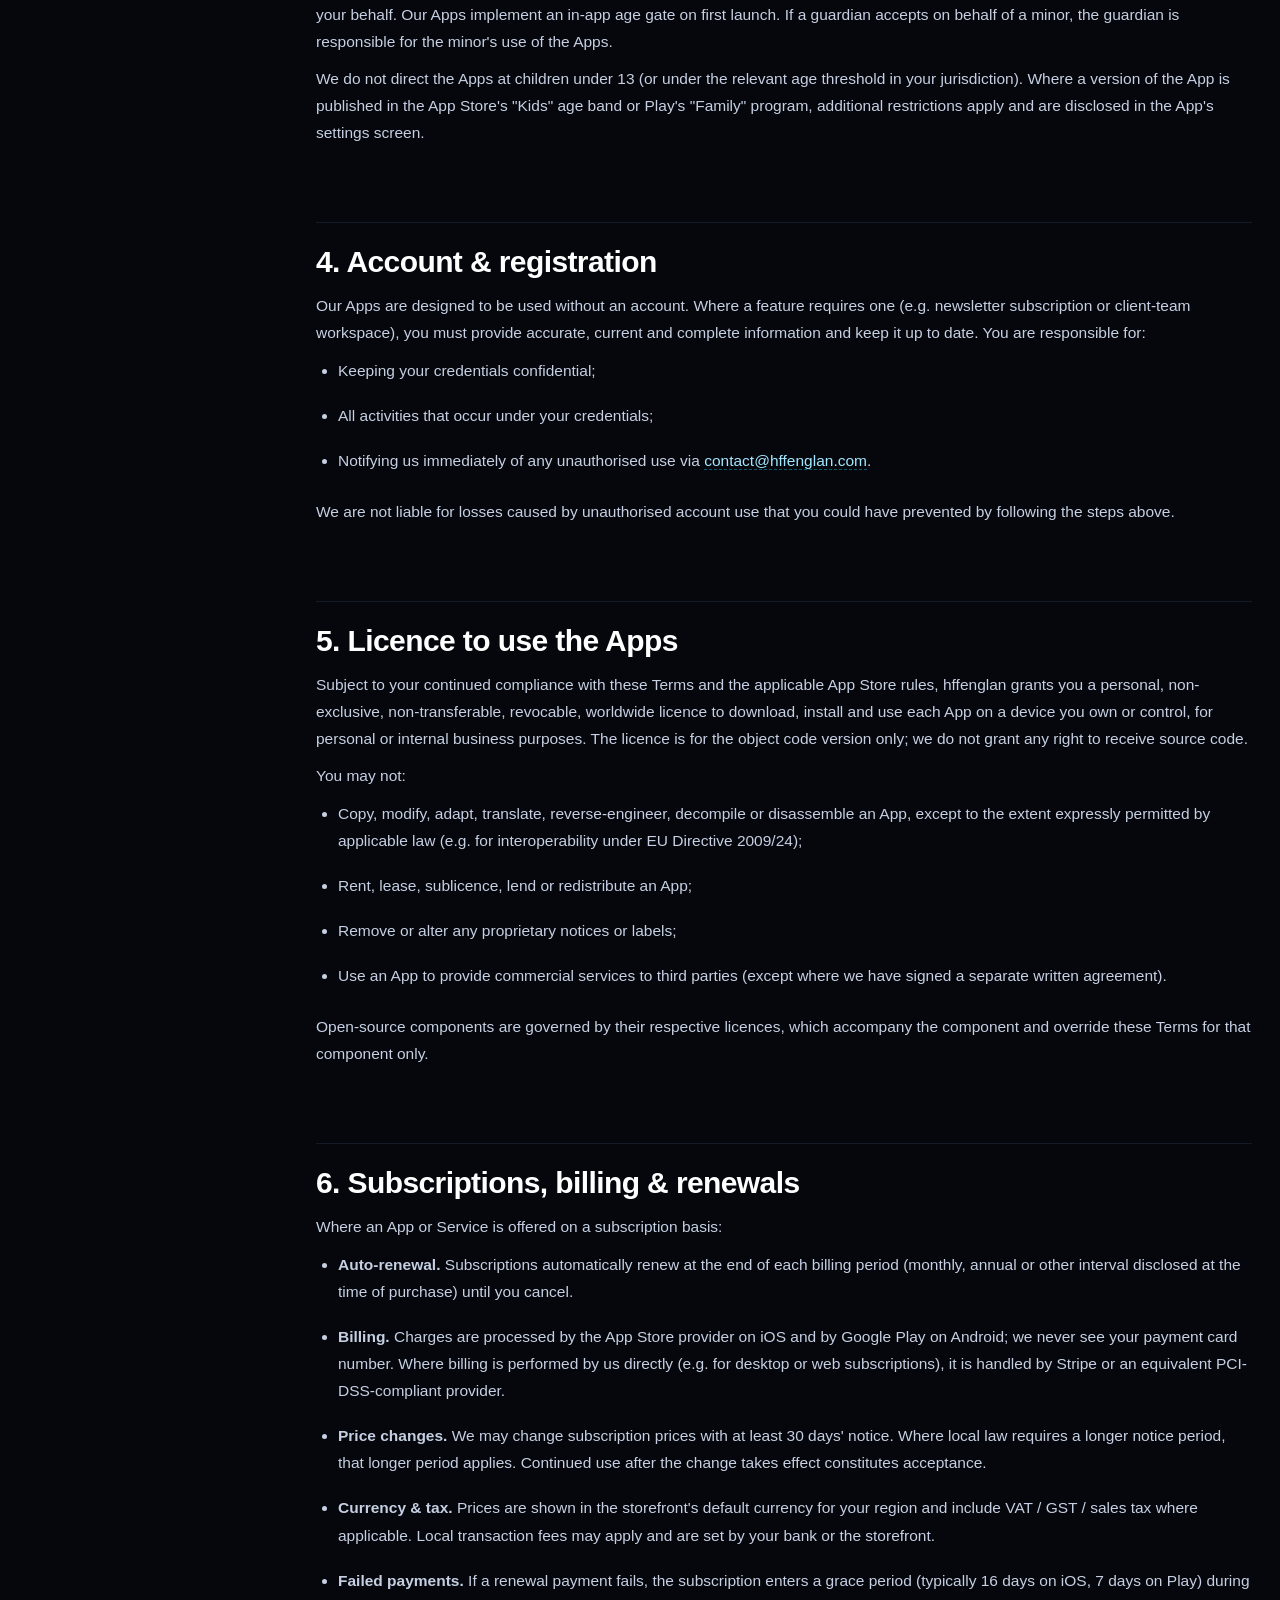
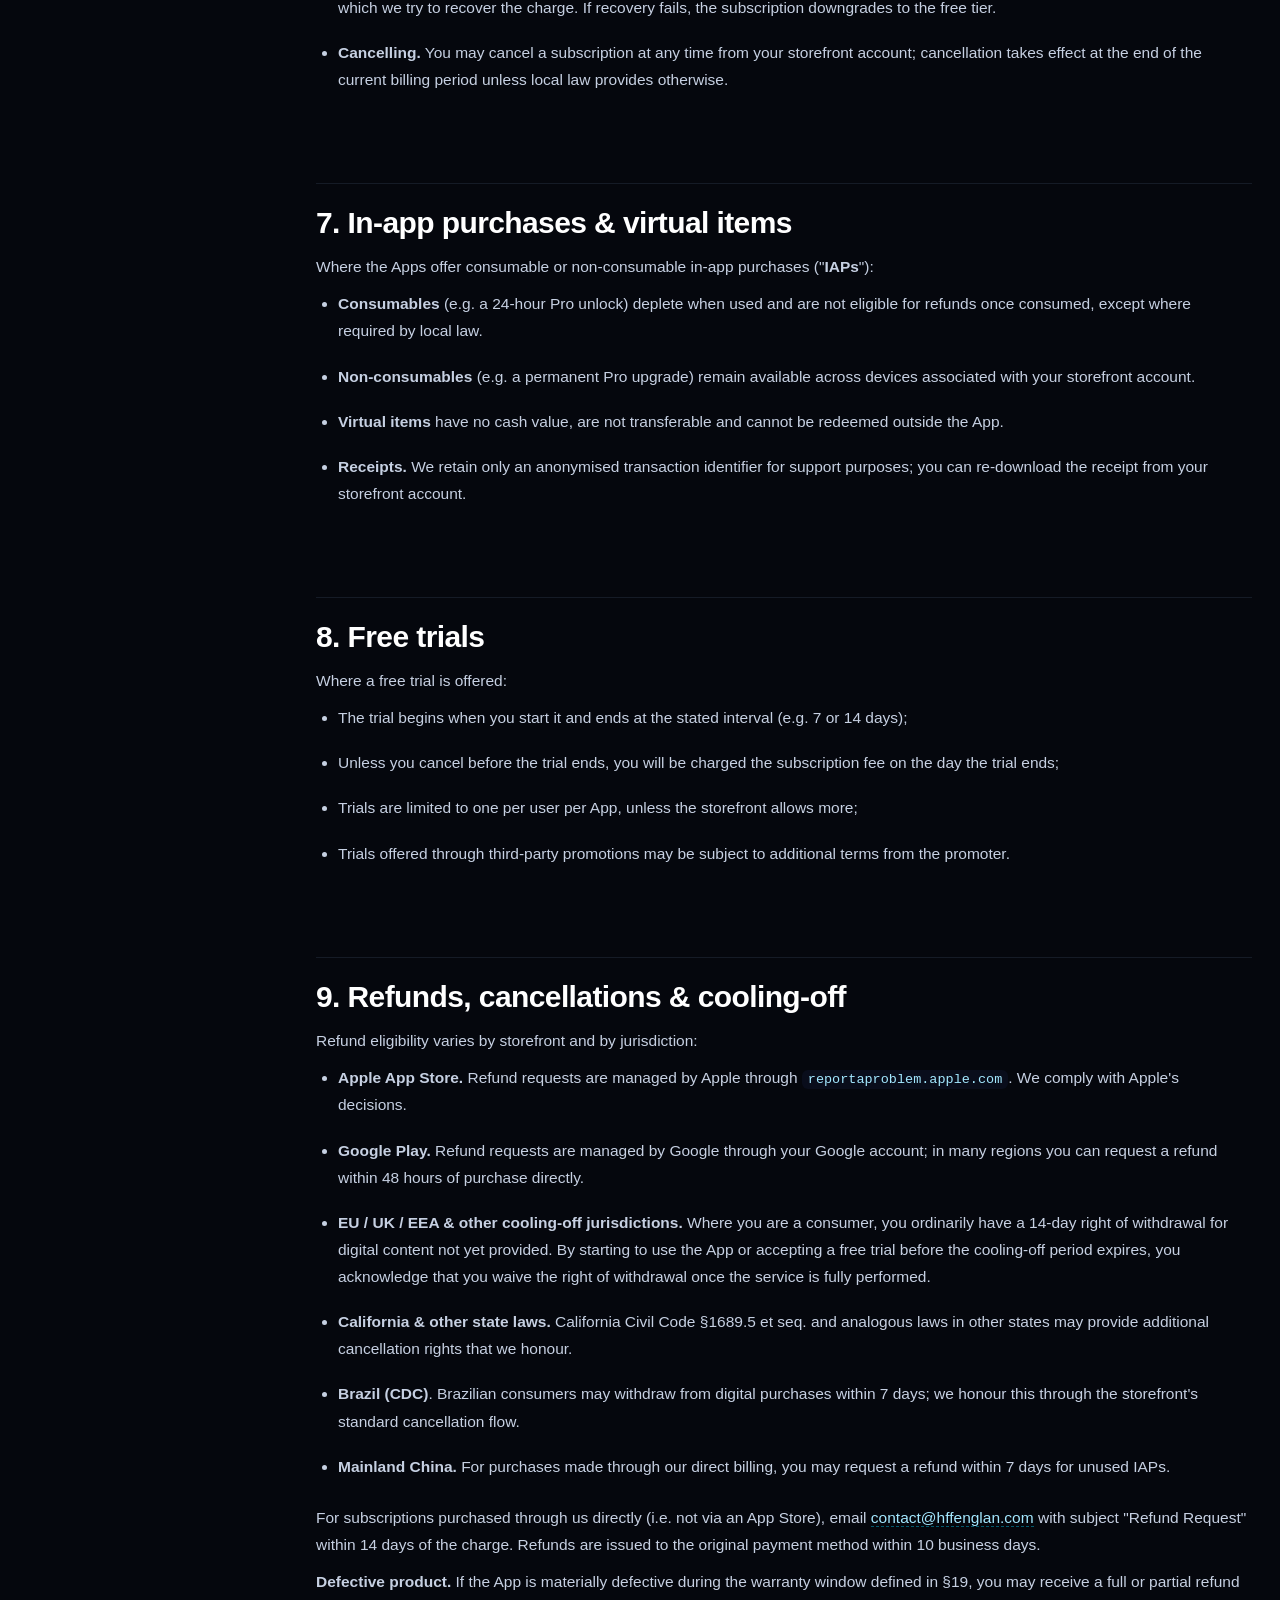
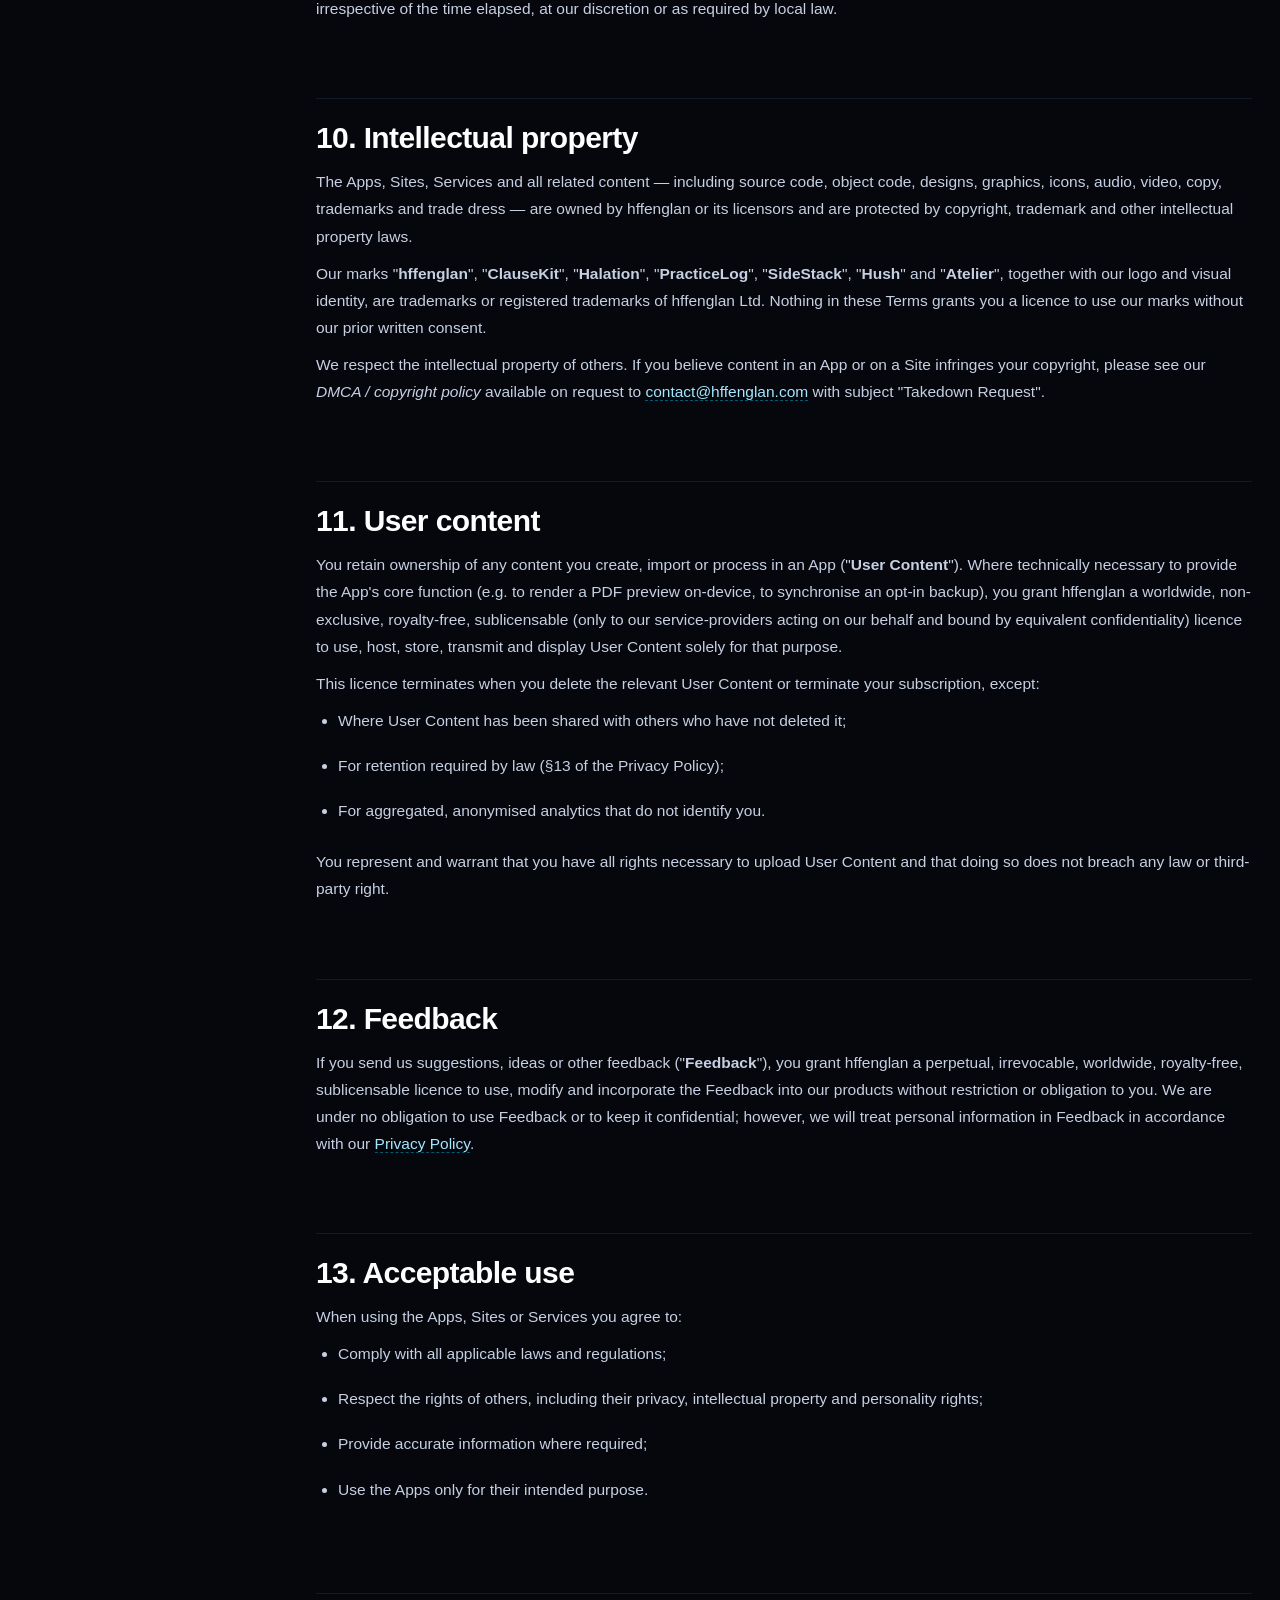
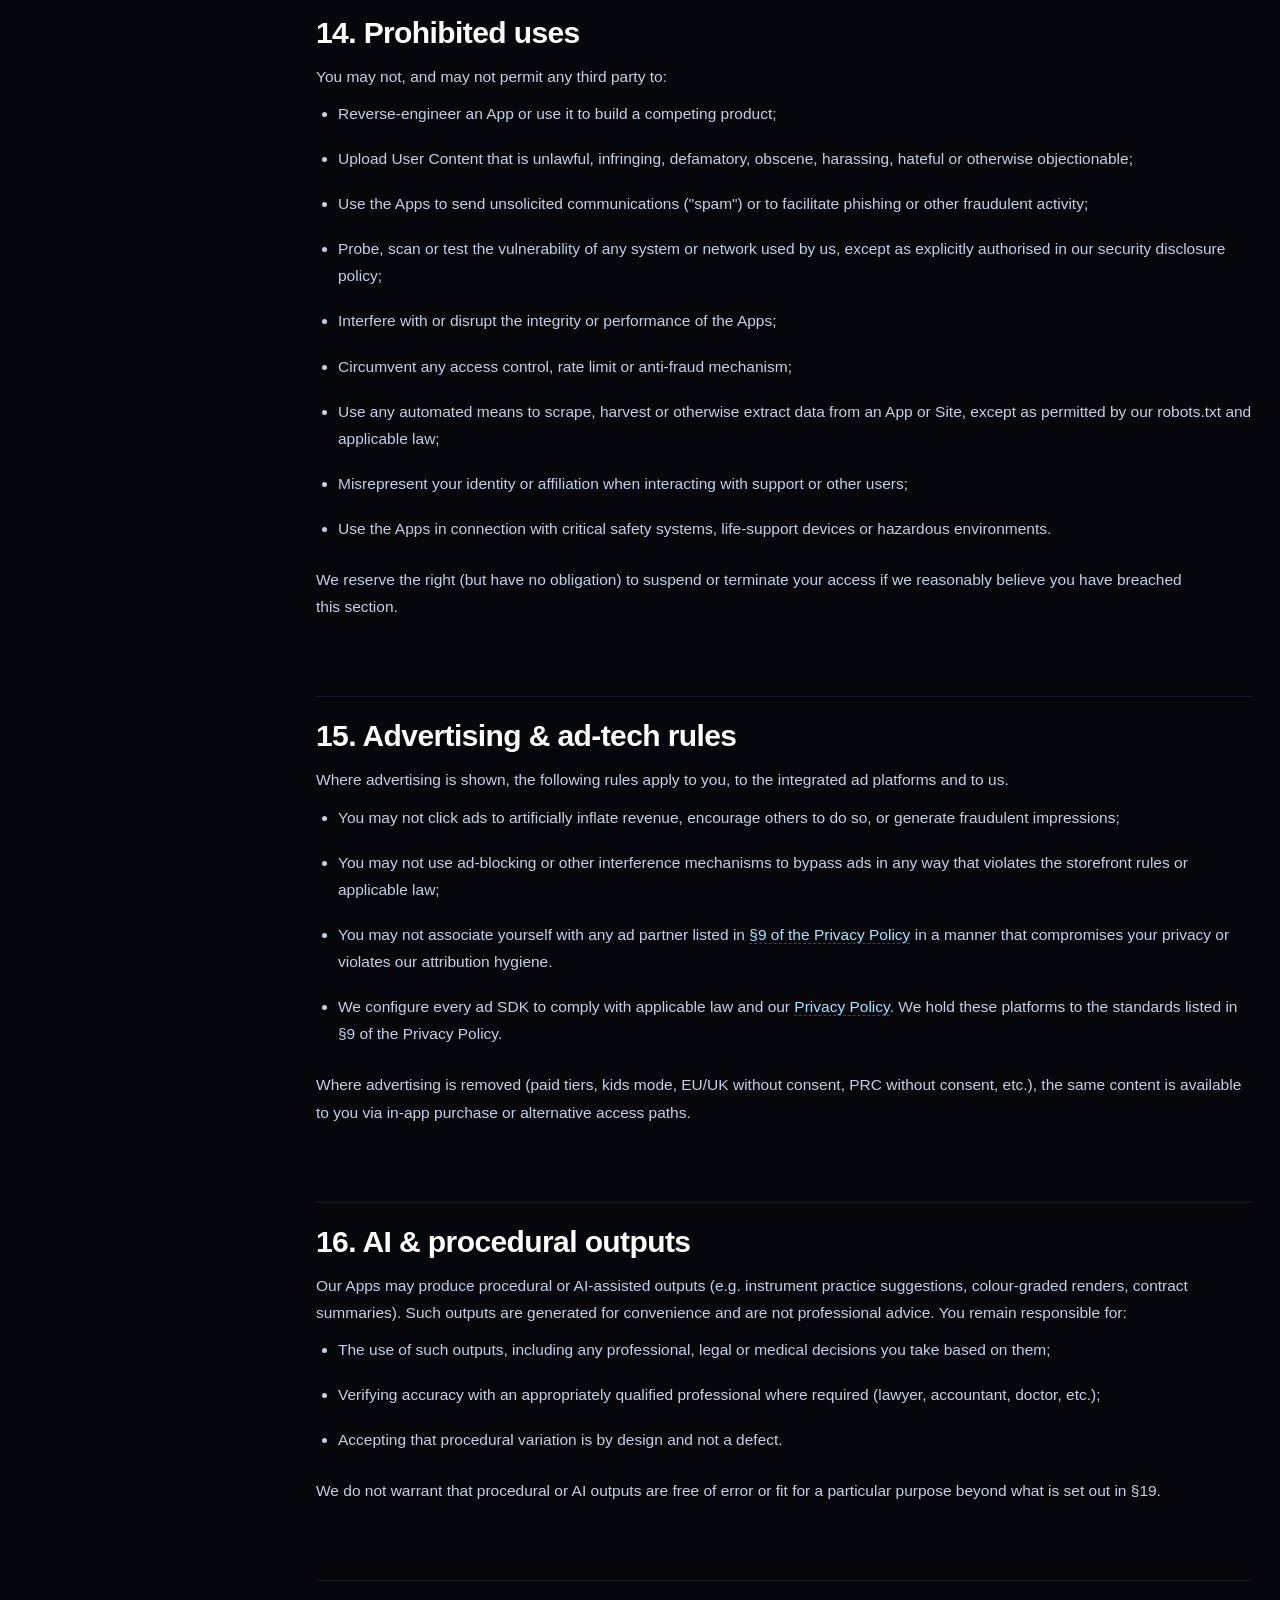
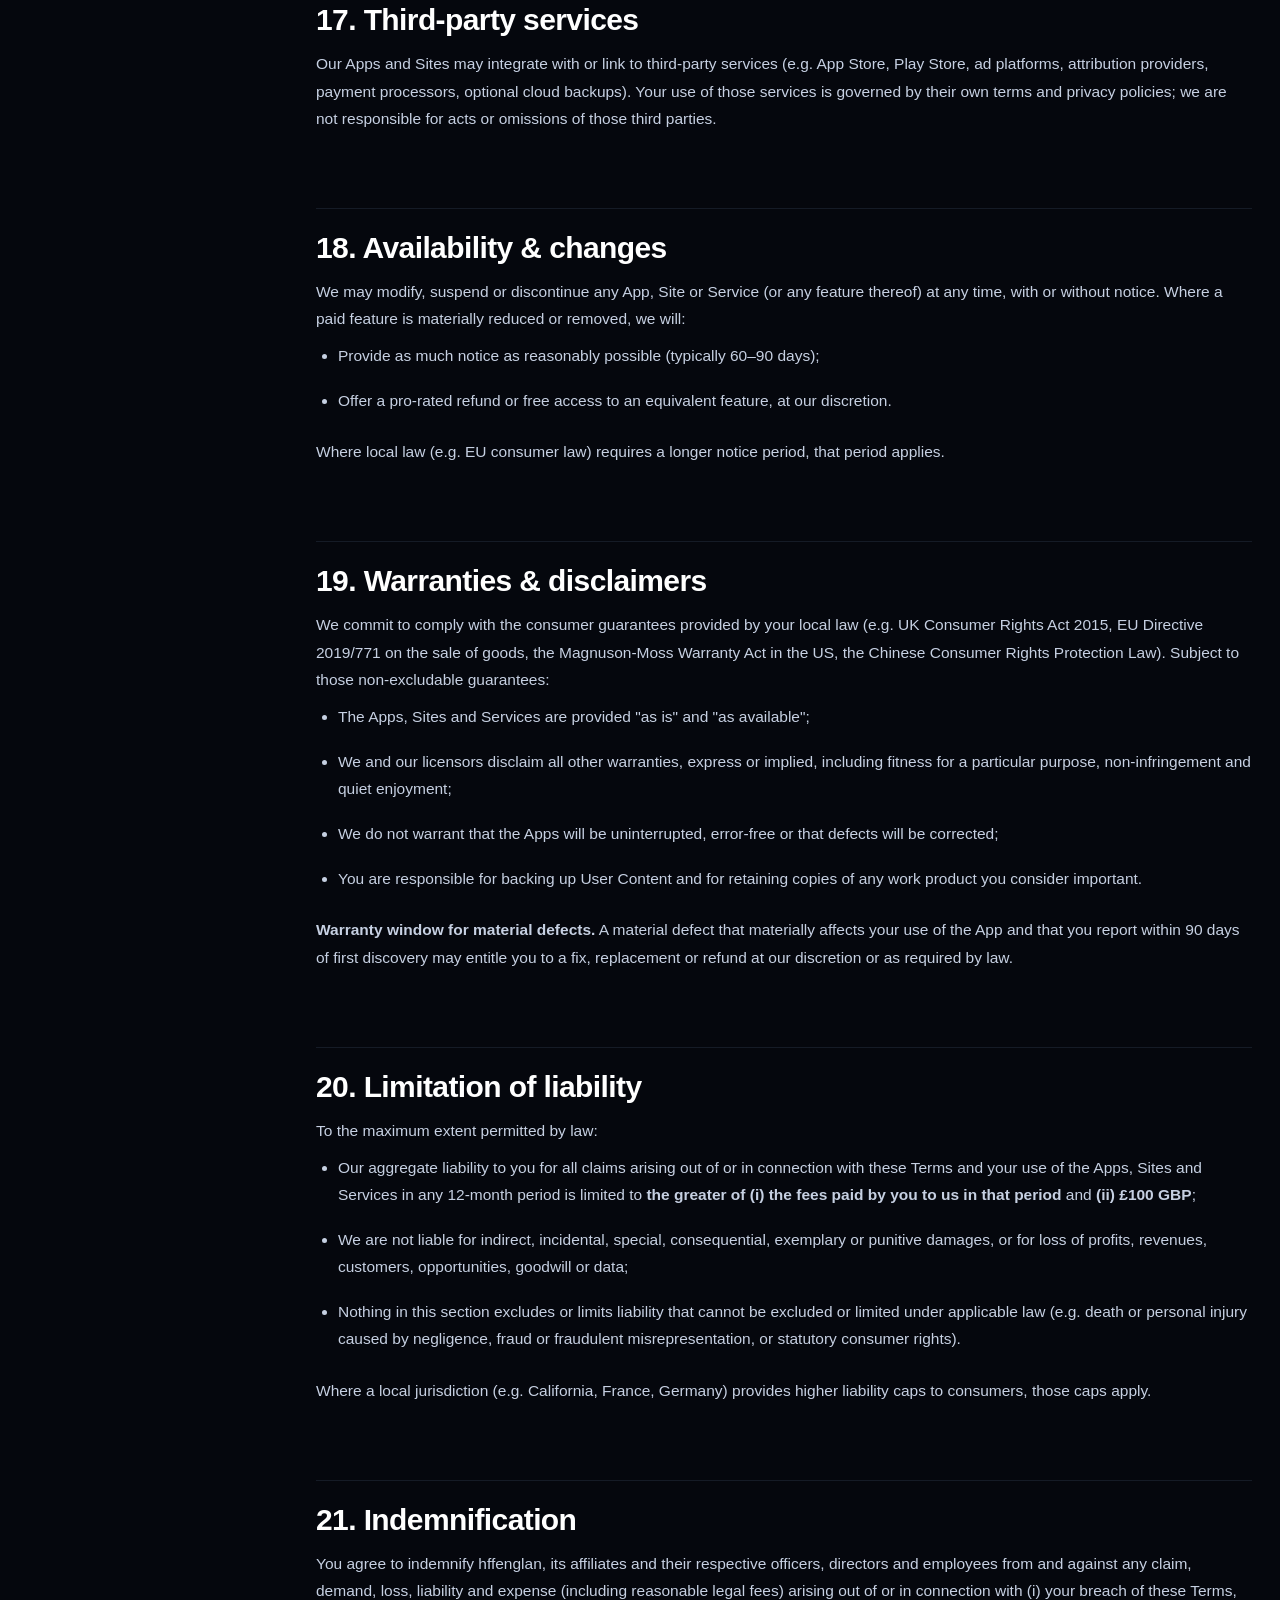
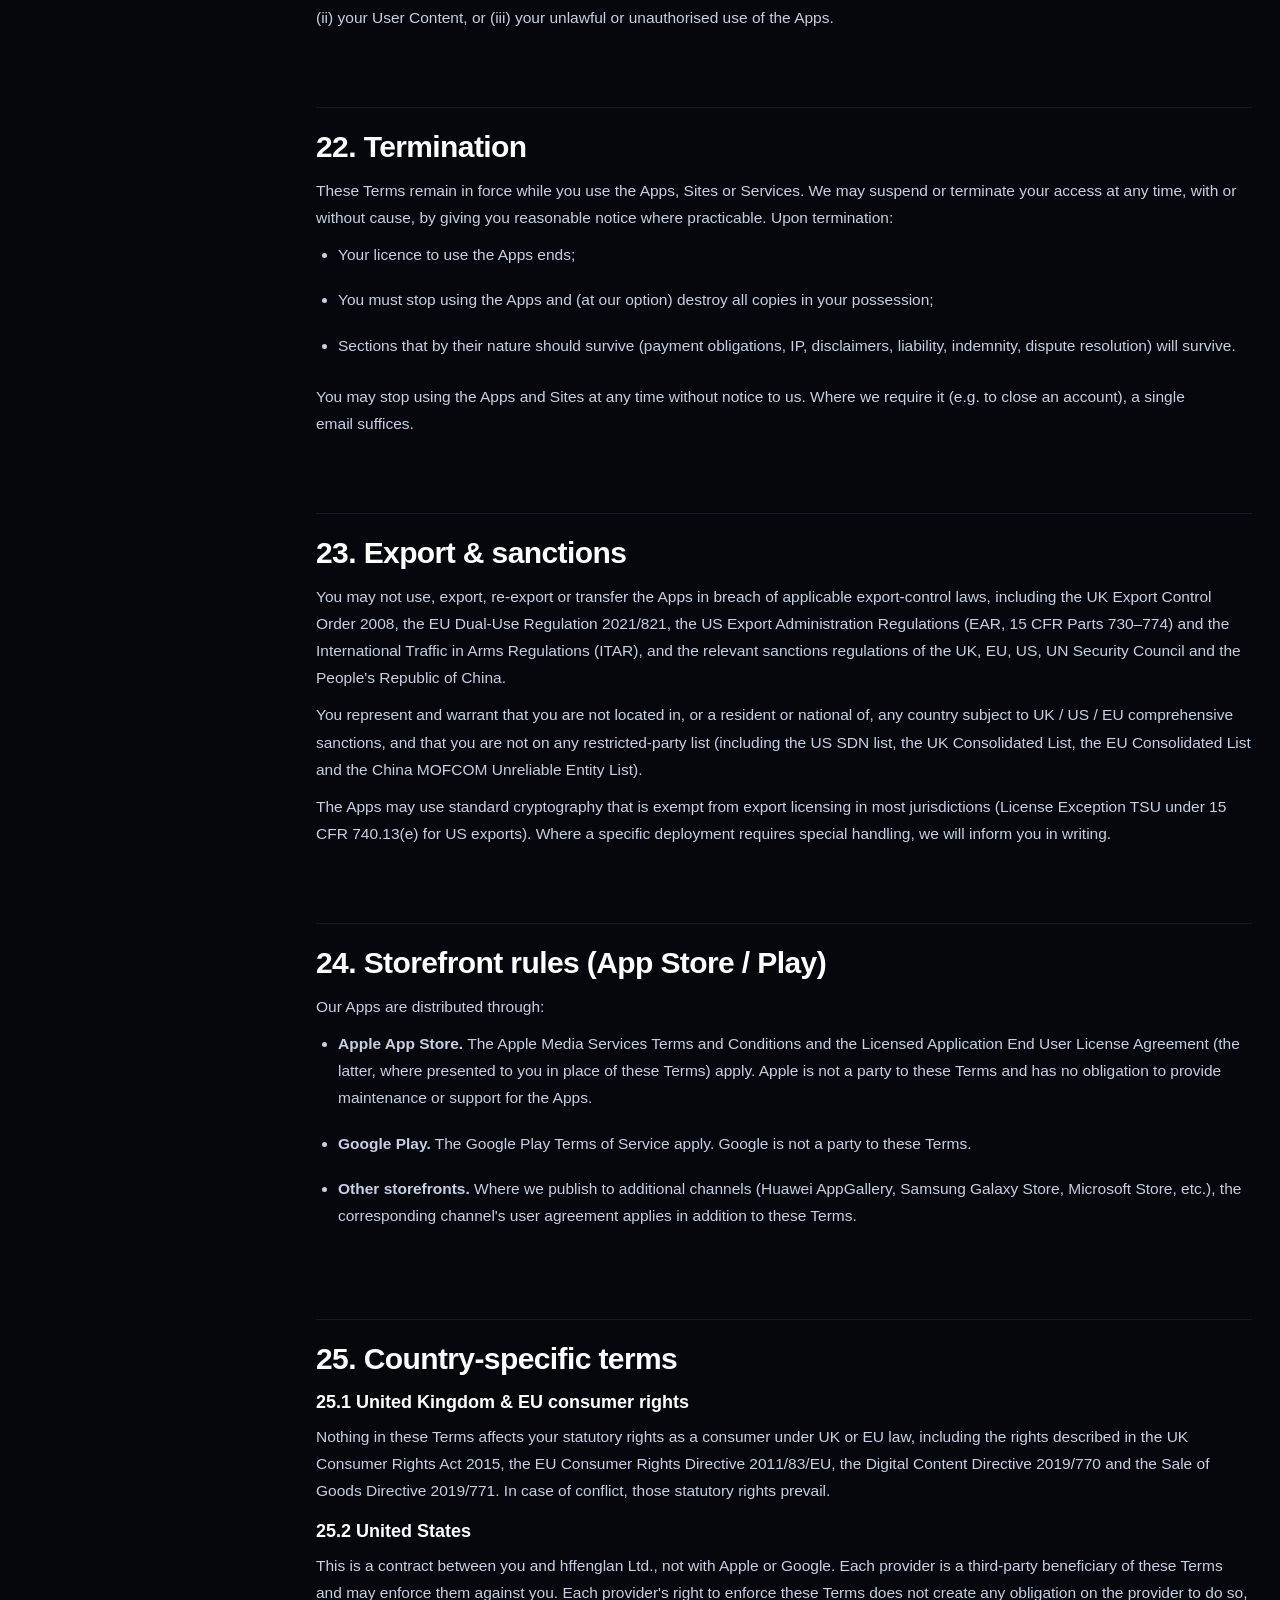
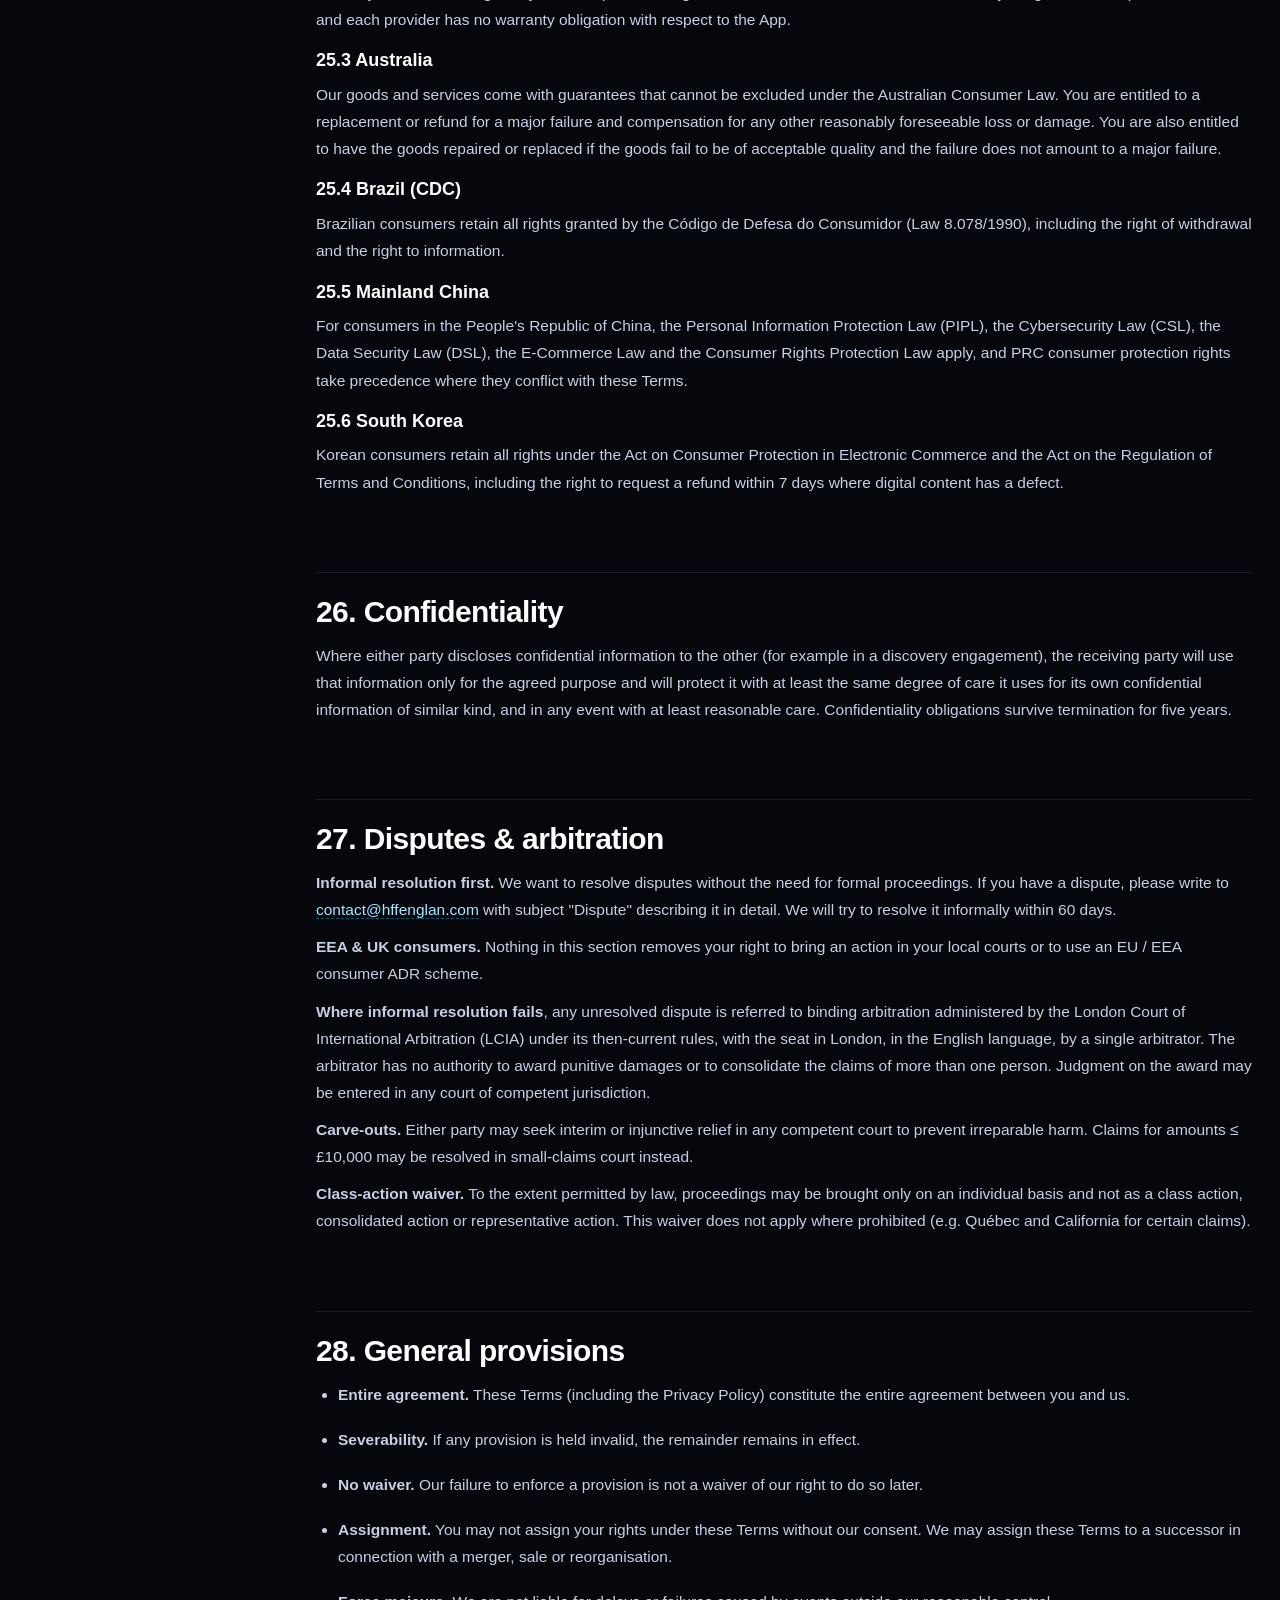
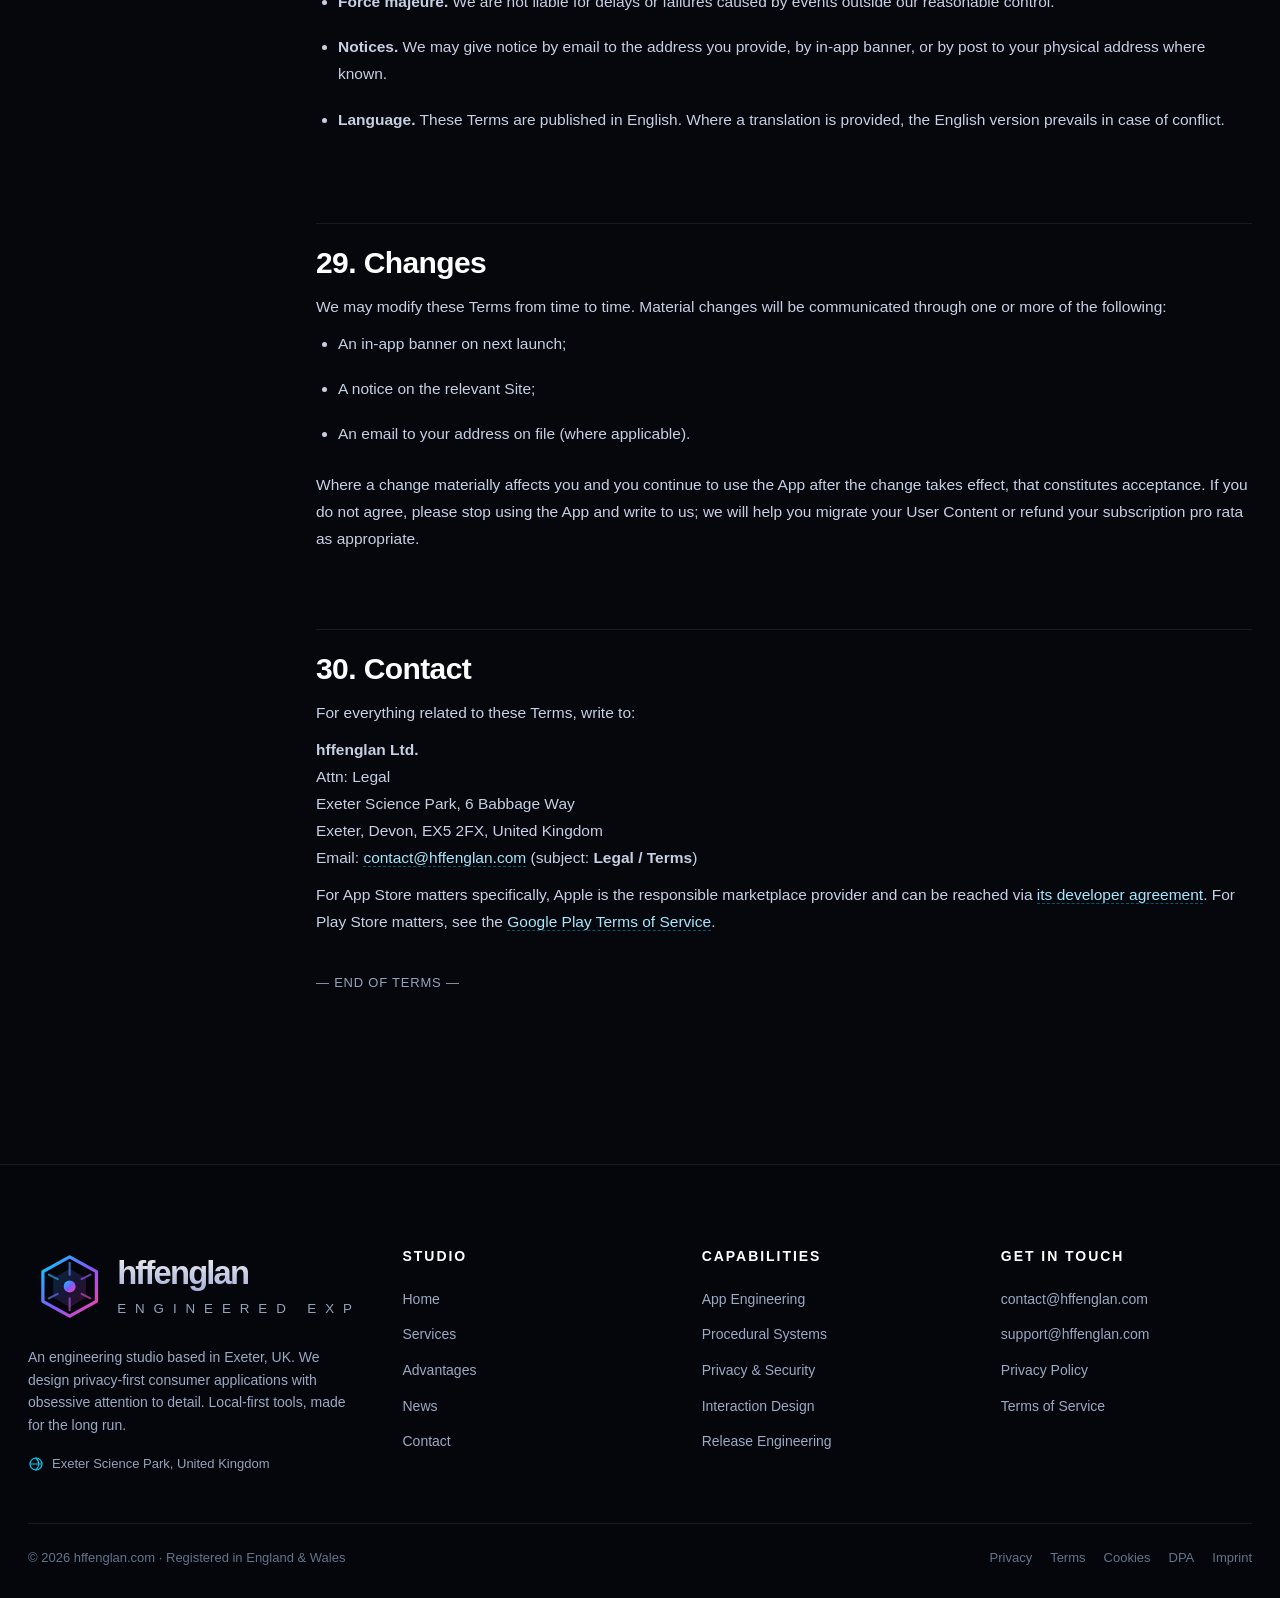
<file: terms-of-service.html>
<!doctype html>
<html lang="en">
<head>
<meta charset="utf-8">
<meta name="viewport" content="width=device-width,initial-scale=1,viewport-fit=cover">
<meta name="theme-color" content="#04060b">
<title>Terms of Service — hffenglan.com</title>
<meta name="description" content="Terms of Service for hffenglan.com websites, mobile applications and professional services. Covers licensing, subscriptions, refunds, age requirements, regional rights (UK, EU, US, CN, BR), acceptable use and contact details.">
<meta name="keywords" content="hffenglan terms, end user licence, app terms of service, refund policy, age requirement, subscription terms">
<meta name="robots" content="index, follow, max-snippet:-1, max-image-preview:large">
<link rel="canonical" href="https://hfflan.com/terms-of-service.html">
<meta property="og:title" content="Terms of Service — hffenglan"></meta-equiv>
<meta property="og:description" content="Comprehensive terms covering apps, sites and services.">
<meta property="og:url" content="https://hffenglan.com/terms-of-service.html">
<meta property="og:image" content="https://hffenglan.com/images/og-cover.png">
<link rel="icon" type="image/svg+xml" href="images/logo.svg">
<link rel="stylesheet" href="css/main.css">
<link rel="stylesheet" href="css/extras.css">
<link rel="stylesheet" href="css/animations.css">
<script type="application/ld+json">
{"@context":"https://schema.org","@type":"TermsOfService","name":"hffenglan Terms of Service","url":"https://hffenglan.com/terms-of-service.html","dateModified":"2026-07-01","publisher":{"@type":"Organization","name":"hffenglan","url":"https://hffenglan.com/","email":"contact@hffenglan.com"}}
</script>
</head>
<body>
<a class="skip" href="#main">Skip to content</a>

<header class="nav" role="banner">
  <div class="wrap nav__inner">
    <a class="nav__brand" href="index.html" aria-label="hffenglan home">
      <img src="images/logo.svg" alt="hffenglan" height="38">
    </a>
    <nav class="nav__menu" aria-label="Primary">
      <a href="index.html">Home</a>
      <a href="services.html">Services</a>
      <a href="advantages.html">Advantages</a>
      <a href="news.html">News</a>
      <a href="contact.html">Contact</a>
    </nav>
    <a class="nav__cta" href="contact.html">
      <span>Start a project</span>
      <svg viewBox="0 0 24 24" fill="none" stroke="currentColor" stroke-width="2" stroke-linecap="round"><path d="M5 12 H19 M13 6 L19 12 L13 18"/></svg>
    </a>
    <button class="nav__toggle" aria-label="Toggle menu" aria-expanded="false">
      <svg viewBox="0 0 24 24" fill="none" stroke="currentColor" stroke-width="2" stroke-linecap="round"><path d="M4 7 H20 M4 12 H20 M4 17 H20"/></svg>
    </button>
  </div>
</header>

<main id="main" class="policy">

<div class="policy__head">
  <div class="wrap">
    <a class="back" href="index.html">
      <svg viewBox="0 0 24 24" fill="none" stroke="currentColor" stroke-width="2" stroke-linecap="round"><path d="M19 12 H5 M11 18 L5 12 L11 6"/></svg>
      Back to studio
    </a>
    <span class="eyebrow">Legal · Terms</span>
    <h1>Terms of Service</h1>
    <p class="lead">The contract between you and hffenglan for the use of our websites, mobile applications and professional services. Written plainly so you can spot what matters, structured predictably so a lawyer can scan what matters to them.</p>
    <div class="policy__head__meta">
      <span><b>Effective:</b> 1 July 2026</span>
      <span><b>Last updated:</b> 1 July 2026</span>
      <span><b>Version:</b> 5.0</span>
      <span><b>Contact:</b> <a href="mailto:contact@hffenglan.com">contact@hffenglan.com</a></span>
    </div>
  </div>
</div>

<div class="wrap policy__layout">
  <aside class="policy__nav" aria-label="Terms contents">
    <h6>On this page</h6>
    <a href="#top">Top of terms</a>
    <a href="#parties">1. Parties</a>
    <a href="#scope">2. Scope of these terms</a>
    <a href="#eligibility">3. Eligibility & age</a>
    <a href="#account">4. Account & registration</a>
    <a href="#licence">5. Licence to use the Apps</a>
    <a href="#subscriptions">6. Subscriptions, billing & renewals</a>
    <a href="#iap">7. In-app purchases & virtual items</a>
    <a href="#trial">8. Free trials</a>
    <a href="#refunds">9. Refunds, cancellations & cooling-off</a>
    <a href="#ip">10. Intellectual property</a>
    <a href="#user-content">11. User content</a>
    <a href="#feedback">12. Feedback</a>
    <a href="#acceptable-use">13. Acceptable use</a>
    <a href="#prohibited">14. Prohibited uses</a>
    <a href="#ads-policy">15. Advertising & ad-tech rules</a>
    <a href="#ai">16. AI & procedural outputs</a>
    <a href="#third-party">17. Third-party services</a>
    <a href="#availability">18. Availability & changes</a>
    <a href="#warranty">19. Warranties & disclaimers</a>
    <a href="#liability">20. Limitation of liability</a>
    <a href="#indemnity">21. Indemnification</a>
    <a href="#termination">22. Termination</a>
    <a href="#export">23. Export & sanctions</a>
    <a href="#storefront-rules">24. Storefront rules (App Store / Play)</a>
    <a href="#region">25. Country-specific terms</a>
    <a href="#confidentiality">26. Confidentiality</a>
    <a href="#disputes">27. Disputes & arbitration</a>
    <a href="#general">28. General provisions</a>
    <a href="#changes">29. Changes</a>
    <a href="#contact">30. Contact</a>
  </aside>

  <details class="policy__toc">
    <summary>Contents (30 sections)</summary>
    <ul>
      <li><a href="#parties">1. Parties</a></li>
      <li><a href="#scope">2. Scope</a></li>
      <li><a href="#eligibility">3. Eligibility</a></li>
      <li><a href="#account">4. Account</a></li>
      <li><a href="#licence">5. Licence</a></li>
      <li><a href="#subscriptions">6. Subscriptions</a></li>
      <li><a href="#iap">7. IAPs</a></li>
      <li><a href="#trial">8. Trials</a></li>
      <li><a href="#refunds">9. Refunds</a></li>
      <li><a href="#ip">10. IP</a></li>
      <li><a href="#user-content">11. User content</a></li>
      <li><a href="#feedback">12. Feedback</a></li>
      <li><a href="#acceptable-use">13. Acceptable use</a></li>
      <li><a href="#prohibited">14. Prohibited</a></li>
      <li><a href="#ads-policy">15. Ads</a></li>
      <li><a href="#ai">16. AI</a></li>
      <li><a href="#third-party">17. Third-party</a></li>
      <li><a href="#availability">18. Availability</a></li>
      <li><a href="#warranty">19. Warranty</a></li>
      <li><a href="#liability">20. Liability</a></li>
      <li><a href="#indemnity">21. Indemnity</a></li>
      <li><a href="#termination">22. Termination</a></li>
      <li><a href="#export">23. Export</a></li>
      <li><a href="#storefront-rules">24. Storefronts</a></li>
      <li><a href="#region">25. Regions</a></li>
      <li><a href="#confidentiality">26. Confidentiality</a></li>
      <li><a href="#disputes">27. Disputes</a></li>
      <li><a href="#general">28. General</a></li>
      <li><a href="#changes">29. Changes</a></li>
      <li><a href="#contact">30. Contact</a></li>
    </ul>
  </details>

  <article class="policy__body">

    <section id="parties">
      <h2>1. Parties</h2>
      <p>These Terms of Service ("<b>Terms</b>") form a contract between:</p>
      <ul>
        <li><b>You</b> — the individual or entity accepting these Terms; and</li>
        <li><b>hffenglan Ltd.</b> — a private limited company registered in England & Wales, with its registered office at Exeter Science Park, 6 Babbage Way, Exeter, Devon, EX5 2FX, United Kingdom (also referred to as "<b>hffenglan</b>", "<b>we</b>", "<b>us</b>" or "<b>our</b>").</li>
      </ul>
      <p>If you accept these Terms on behalf of a company or other legal entity, you represent and warrant that you have full authority to bind that entity, in which case "<b>you</b>" refers to that entity.</p>
    </section>

    <section id="scope">
      <h2>2. Scope of these Terms</h2>
      <p>These Terms apply to your use of:</p>
      <ul>
        <li>Our consumer applications "<b>Apps</b>" (including ClauseKit, Halation, PracticeLog, SideStack, Hush, Atelier and any future apps published under our developer accounts);</li>
        <li>Our websites at <code>hffenglan.com</code> and any subdomain ("<b>Sites</b>");</li>
        <li>Our optional subscription features, professional services, support channels and developer APIs ("<b>Services</b>").</li>
      </ul>
      <p>Where the Apple App Store or Google Play Store's "<i>Standard EULA</i>" is presented to you in lieu of these Terms (e.g. for very minor installations or where local law mandates it), that EULA supplements — and in case of conflict, prevails over — these Terms for transactions made through that storefront.</p>
    </section>

    <section id="eligibility">
      <h2>3. Eligibility & age</h2>
      <p>To accept these Terms you must be:</p>
      <ul>
        <li>At least <b>18 years old</b> (or the age of digital consent in your jurisdiction, whichever is higher); and</li>
        <li>Legally able to enter a binding contract in your jurisdiction.</li>
      </ul>
      <p>If you are under 18 (or the age of digital consent), you must review these Terms with a parent or legal guardian and have them accept on your behalf. Our Apps implement an in-app age gate on first launch. If a guardian accepts on behalf of a minor, the guardian is responsible for the minor's use of the Apps.</p>
      <p>We do not direct the Apps at children under 13 (or under the relevant age threshold in your jurisdiction). Where a version of the App is published in the App Store's "Kids" age band or Play's "Family" program, additional restrictions apply and are disclosed in the App's settings screen.</p>
    </section>

    <section id="account">
      <h2>4. Account & registration</h2>
      <p>Our Apps are designed to be used without an account. Where a feature requires one (e.g. newsletter subscription or client-team workspace), you must provide accurate, current and complete information and keep it up to date. You are responsible for:</p>
      <ul>
        <li>Keeping your credentials confidential;</li>
        <li>All activities that occur under your credentials;</li>
        <li>Notifying us immediately of any unauthorised use via <a href="mailto:contact@hffenglan.com">contact@hffenglan.com</a>.</li>
      </ul>
      <p>We are not liable for losses caused by unauthorised account use that you could have prevented by following the steps above.</p>
    </section>

    <section id="licence">
      <h2>5. Licence to use the Apps</h2>
      <p>Subject to your continued compliance with these Terms and the applicable App Store rules, hffenglan grants you a personal, non-exclusive, non-transferable, revocable, worldwide licence to download, install and use each App on a device you own or control, for personal or internal business purposes. The licence is for the object code version only; we do not grant any right to receive source code.</p>
      <p>You may not:</p>
      <ul>
        <li>Copy, modify, adapt, translate, reverse-engineer, decompile or disassemble an App, except to the extent expressly permitted by applicable law (e.g. for interoperability under EU Directive 2009/24);</li>
        <li>Rent, lease, sublicence, lend or redistribute an App;</li>
        <li>Remove or alter any proprietary notices or labels;</li>
        <li>Use an App to provide commercial services to third parties (except where we have signed a separate written agreement).</li>
      </ul>
      <p>Open-source components are governed by their respective licences, which accompany the component and override these Terms for that component only.</p>
    </section>

    <section id="subscriptions">
      <h2>6. Subscriptions, billing & renewals</h2>
      <p>Where an App or Service is offered on a subscription basis:</p>
      <ul>
        <li><b>Auto-renewal.</b> Subscriptions automatically renew at the end of each billing period (monthly, annual or other interval disclosed at the time of purchase) until you cancel.</li>
        <li><b>Billing.</b> Charges are processed by the App Store provider on iOS and by Google Play on Android; we never see your payment card number. Where billing is performed by us directly (e.g. for desktop or web subscriptions), it is handled by Stripe or an equivalent PCI-DSS-compliant provider.</li>
        <li><b>Price changes.</b> We may change subscription prices with at least 30 days' notice. Where local law requires a longer notice period, that longer period applies. Continued use after the change takes effect constitutes acceptance.</li>
        <li><b>Currency & tax.</b> Prices are shown in the storefront's default currency for your region and include VAT / GST / sales tax where applicable. Local transaction fees may apply and are set by your bank or the storefront.</li>
        <li><b>Failed payments.</b> If a renewal payment fails, the subscription enters a grace period (typically 16 days on iOS, 7 days on Play) during which we try to recover the charge. If recovery fails, the subscription downgrades to the free tier.</li>
        <li><b>Cancelling.</b> You may cancel a subscription at any time from your storefront account; cancellation takes effect at the end of the current billing period unless local law provides otherwise.</li>
      </ul>
    </section>

    <section id="iap">
      <h2>7. In-app purchases & virtual items</h2>
      <p>Where the Apps offer consumable or non-consumable in-app purchases ("<b>IAPs</b>"):</p>
      <ul>
        <li><b>Consumables</b> (e.g. a 24-hour Pro unlock) deplete when used and are not eligible for refunds once consumed, except where required by local law.</li>
        <li><b>Non-consumables</b> (e.g. a permanent Pro upgrade) remain available across devices associated with your storefront account.</li>
        <li><b>Virtual items</b> have no cash value, are not transferable and cannot be redeemed outside the App.</li>
        <li><b>Receipts.</b> We retain only an anonymised transaction identifier for support purposes; you can re-download the receipt from your storefront account.</li>
      </ul>
    </section>

    <section id="trial">
      <h2>8. Free trials</h2>
      <p>Where a free trial is offered:</p>
      <ul>
        <li>The trial begins when you start it and ends at the stated interval (e.g. 7 or 14 days);</li>
        <li>Unless you cancel before the trial ends, you will be charged the subscription fee on the day the trial ends;</li>
        <li>Trials are limited to one per user per App, unless the storefront allows more;</li>
        <li>Trials offered through third-party promotions may be subject to additional terms from the promoter.</li>
      </ul>
    </section>

    <section id="refunds">
      <h2>9. Refunds, cancellations & cooling-off</h2>
      <p>Refund eligibility varies by storefront and by jurisdiction:</p>
      <ul>
        <li><b>Apple App Store.</b> Refund requests are managed by Apple through <code>reportaproblem.apple.com</code>. We comply with Apple's decisions.</li>
        <li><b>Google Play.</b> Refund requests are managed by Google through your Google account; in many regions you can request a refund within 48 hours of purchase directly.</li>
        <li><b>EU / UK / EEA & other cooling-off jurisdictions.</b> Where you are a consumer, you ordinarily have a 14-day right of withdrawal for digital content not yet provided. By starting to use the App or accepting a free trial before the cooling-off period expires, you acknowledge that you waive the right of withdrawal once the service is fully performed.</li>
        <li><b>California & other state laws.</b> California Civil Code §1689.5 et seq. and analogous laws in other states may provide additional cancellation rights that we honour.</li>
        <li><b>Brazil (CDC)</b>. Brazilian consumers may withdraw from digital purchases within 7 days; we honour this through the storefront's standard cancellation flow.</li>
        <li><b>Mainland China.</b> For purchases made through our direct billing, you may request a refund within 7 days for unused IAPs.</li>
      </ul>
      <p>For subscriptions purchased through us directly (i.e. not via an App Store), email <a href="mailto:contact@hffenglan.com">contact@hffenglan.com</a> with subject "Refund Request" within 14 days of the charge. Refunds are issued to the original payment method within 10 business days.</p>
      <p><b>Defective product.</b> If the App is materially defective during the warranty window defined in §19, you may receive a full or partial refund irrespective of the time elapsed, at our discretion or as required by local law.</p>
    </section>

    <section id="ip">
      <h2>10. Intellectual property</h2>
      <p>The Apps, Sites, Services and all related content — including source code, object code, designs, graphics, icons, audio, video, copy, trademarks and trade dress — are owned by hffenglan or its licensors and are protected by copyright, trademark and other intellectual property laws.</p>
      <p>Our marks "<b>hffenglan</b>", "<b>ClauseKit</b>", "<b>Halation</b>", "<b>PracticeLog</b>", "<b>SideStack</b>", "<b>Hush</b>" and "<b>Atelier</b>", together with our logo and visual identity, are trademarks or registered trademarks of hffenglan Ltd. Nothing in these Terms grants you a licence to use our marks without our prior written consent.</p>
      <p>We respect the intellectual property of others. If you believe content in an App or on a Site infringes your copyright, please see our <i>DMCA / copyright policy</i> available on request to <a href="mailto:contact@hffenglan.com">contact@hffenglan.com</a> with subject "Takedown Request".</p>
    </section>

    <section id="user-content">
      <h2>11. User content</h2>
      <p>You retain ownership of any content you create, import or process in an App ("<b>User Content</b>"). Where technically necessary to provide the App's core function (e.g. to render a PDF preview on-device, to synchronise an opt-in backup), you grant hffenglan a worldwide, non-exclusive, royalty-free, sublicensable (only to our service-providers acting on our behalf and bound by equivalent confidentiality) licence to use, host, store, transmit and display User Content solely for that purpose.</p>
      <p>This licence terminates when you delete the relevant User Content or terminate your subscription, except:</p>
      <ul>
        <li>Where User Content has been shared with others who have not deleted it;</li>
        <li>For retention required by law (§13 of the Privacy Policy);</li>
        <li>For aggregated, anonymised analytics that do not identify you.</li>
      </ul>
      <p>You represent and warrant that you have all rights necessary to upload User Content and that doing so does not breach any law or third-party right.</p>
    </section>

    <section id="feedback">
      <h2>12. Feedback</h2>
      <p>If you send us suggestions, ideas or other feedback ("<b>Feedback</b>"), you grant hffenglan a perpetual, irrevocable, worldwide, royalty-free, sublicensable licence to use, modify and incorporate the Feedback into our products without restriction or obligation to you. We are under no obligation to use Feedback or to keep it confidential; however, we will treat personal information in Feedback in accordance with our <a href="privacy-policy.html">Privacy Policy</a>.</p>
    </section>

    <section id="acceptable-use">
      <h2>13. Acceptable use</h2>
      <p>When using the Apps, Sites or Services you agree to:</p>
      <ul>
        <li>Comply with all applicable laws and regulations;</li>
        <li>Respect the rights of others, including their privacy, intellectual property and personality rights;</li>
        <li>Provide accurate information where required;</li>
        <li>Use the Apps only for their intended purpose.</li>
      </ul>
    </section>

    <section id="prohibited">
      <h2>14. Prohibited uses</h2>
      <p>You may not, and may not permit any third party to:</p>
      <ul>
        <li>Reverse-engineer an App or use it to build a competing product;</li>
        <li>Upload User Content that is unlawful, infringing, defamatory, obscene, harassing, hateful or otherwise objectionable;</li>
        <li>Use the Apps to send unsolicited communications ("spam") or to facilitate phishing or other fraudulent activity;</li>
        <li>Probe, scan or test the vulnerability of any system or network used by us, except as explicitly authorised in our security disclosure policy;</li>
        <li>Interfere with or disrupt the integrity or performance of the Apps;</li>
        <li>Circumvent any access control, rate limit or anti-fraud mechanism;</li>
        <li>Use any automated means to scrape, harvest or otherwise extract data from an App or Site, except as permitted by our robots.txt and applicable law;</li>
        <li>Misrepresent your identity or affiliation when interacting with support or other users;</li>
        <li>Use the Apps in connection with critical safety systems, life-support devices or hazardous environments.</li>
      </ul>
      <p>We reserve the right (but have no obligation) to suspend or terminate your access if we reasonably believe you have breached this section.</p>
    </section>

    <section id="ads-policy">
      <h2>15. Advertising & ad-tech rules</h2>
      <p>Where advertising is shown, the following rules apply to you, to the integrated ad platforms and to us.</p>
      <ul>
        <li>You may not click ads to artificially inflate revenue, encourage others to do so, or generate fraudulent impressions;</li>
        <li>You may not use ad-blocking or other interference mechanisms to bypass ads in any way that violates the storefront rules or applicable law;</li>
        <li>You may not associate yourself with any ad partner listed in <a href="privacy-policy.html#platforms">§9 of the Privacy Policy</a> in a manner that compromises your privacy or violates our attribution hygiene.</li>
        <li>We configure every ad SDK to comply with applicable law and our <a href="privacy-policy.html">Privacy Policy</a>. We hold these platforms to the standards listed in §9 of the Privacy Policy.</li>
      </ul>
      <p>Where advertising is removed (paid tiers, kids mode, EU/UK without consent, PRC without consent, etc.), the same content is available to you via in-app purchase or alternative access paths.</p>
    </section>

    <section id="ai">
      <h2>16. AI & procedural outputs</h2>
      <p>Our Apps may produce procedural or AI-assisted outputs (e.g. instrument practice suggestions, colour-graded renders, contract summaries). Such outputs are generated for convenience and are not professional advice. You remain responsible for:</p>
      <ul>
        <li>The use of such outputs, including any professional, legal or medical decisions you take based on them;</li>
        <li>Verifying accuracy with an appropriately qualified professional where required (lawyer, accountant, doctor, etc.);</li>
        <li>Accepting that procedural variation is by design and not a defect.</li>
      </ul>
      <p>We do not warrant that procedural or AI outputs are free of error or fit for a particular purpose beyond what is set out in §19.</p>
    </section>

    <section id="third-party">
      <h2>17. Third-party services</h2>
      <p>Our Apps and Sites may integrate with or link to third-party services (e.g. App Store, Play Store, ad platforms, attribution providers, payment processors, optional cloud backups). Your use of those services is governed by their own terms and privacy policies; we are not responsible for acts or omissions of those third parties.</p>
    </section>

    <section id="availability">
      <h2>18. Availability & changes</h2>
      <p>We may modify, suspend or discontinue any App, Site or Service (or any feature thereof) at any time, with or without notice. Where a paid feature is materially reduced or removed, we will:</p>
      <ul>
        <li>Provide as much notice as reasonably possible (typically 60–90 days);</li>
        <li>Offer a pro-rated refund or free access to an equivalent feature, at our discretion.</li>
      </ul>
      <p>Where local law (e.g. EU consumer law) requires a longer notice period, that period applies.</p>
    </section>

    <section id="warranty">
      <h2>19. Warranties & disclaimers</h2>
      <p>We commit to comply with the consumer guarantees provided by your local law (e.g. UK Consumer Rights Act 2015, EU Directive 2019/771 on the sale of goods, the Magnuson-Moss Warranty Act in the US, the Chinese Consumer Rights Protection Law). Subject to those non-excludable guarantees:</p>
      <ul>
        <li>The Apps, Sites and Services are provided "as is" and "as available";</li>
        <li>We and our licensors disclaim all other warranties, express or implied, including fitness for a particular purpose, non-infringement and quiet enjoyment;</li>
        <li>We do not warrant that the Apps will be uninterrupted, error-free or that defects will be corrected;</li>
        <li>You are responsible for backing up User Content and for retaining copies of any work product you consider important.</li>
      </ul>
      <p><b>Warranty window for material defects.</b> A material defect that materially affects your use of the App and that you report within 90 days of first discovery may entitle you to a fix, replacement or refund at our discretion or as required by law.</p>
    </section>

    <section id="liability">
      <h2>20. Limitation of liability</h2>
      <p>To the maximum extent permitted by law:</p>
      <ul>
        <li>Our aggregate liability to you for all claims arising out of or in connection with these Terms and your use of the Apps, Sites and Services in any 12-month period is limited to <b>the greater of (i) the fees paid by you to us in that period</b> and <b>(ii) £100 GBP</b>;</li>
        <li>We are not liable for indirect, incidental, special, consequential, exemplary or punitive damages, or for loss of profits, revenues, customers, opportunities, goodwill or data;</li>
        <li>Nothing in this section excludes or limits liability that cannot be excluded or limited under applicable law (e.g. death or personal injury caused by negligence, fraud or fraudulent misrepresentation, or statutory consumer rights).</li>
      </ul>
      <p>Where a local jurisdiction (e.g. California, France, Germany) provides higher liability caps to consumers, those caps apply.</p>
    </section>

    <section id="indemnity">
      <h2>21. Indemnification</h2>
      <p>You agree to indemnify hffenglan, its affiliates and their respective officers, directors and employees from and against any claim, demand, loss, liability and expense (including reasonable legal fees) arising out of or in connection with (i) your breach of these Terms, (ii) your User Content, or (iii) your unlawful or unauthorised use of the Apps.</p>
    </section>

    <section id="termination">
      <h2>22. Termination</h2>
      <p>These Terms remain in force while you use the Apps, Sites or Services. We may suspend or terminate your access at any time, with or without cause, by giving you reasonable notice where practicable. Upon termination:</p>
      <ul>
        <li>Your licence to use the Apps ends;</li>
        <li>You must stop using the Apps and (at our option) destroy all copies in your possession;</li>
        <li>Sections that by their nature should survive (payment obligations, IP, disclaimers, liability, indemnity, dispute resolution) will survive.</li>
      </ul>
      <p>You may stop using the Apps and Sites at any time without notice to us. Where we require it (e.g. to close an account), a single email suffices.</p>
    </section>

    <section id="export">
      <h2>23. Export & sanctions</h2>
      <p>You may not use, export, re-export or transfer the Apps in breach of applicable export-control laws, including the UK Export Control Order 2008, the EU Dual-Use Regulation 2021/821, the US Export Administration Regulations (EAR, 15 CFR Parts 730–774) and the International Traffic in Arms Regulations (ITAR), and the relevant sanctions regulations of the UK, EU, US, UN Security Council and the People's Republic of China.</p>
      <p>You represent and warrant that you are not located in, or a resident or national of, any country subject to UK / US / EU comprehensive sanctions, and that you are not on any restricted-party list (including the US SDN list, the UK Consolidated List, the EU Consolidated List and the China MOFCOM Unreliable Entity List).</p>
      <p>The Apps may use standard cryptography that is exempt from export licensing in most jurisdictions (License Exception TSU under 15 CFR 740.13(e) for US exports). Where a specific deployment requires special handling, we will inform you in writing.</p>
    </section>

    <section id="storefront-rules">
      <h2>24. Storefront rules (App Store / Play)</h2>
      <p>Our Apps are distributed through:</p>
      <ul>
        <li><b>Apple App Store.</b> The Apple Media Services Terms and Conditions and the Licensed Application End User License Agreement (the latter, where presented to you in place of these Terms) apply. Apple is not a party to these Terms and has no obligation to provide maintenance or support for the Apps.</li>
        <li><b>Google Play.</b> The Google Play Terms of Service apply. Google is not a party to these Terms.</li>
        <li><b>Other storefronts.</b> Where we publish to additional channels (Huawei AppGallery, Samsung Galaxy Store, Microsoft Store, etc.), the corresponding channel's user agreement applies in addition to these Terms.</li>
      </ul>
    </section>

    <section id="region">
      <h2>25. Country-specific terms</h2>

      <h3>25.1 United Kingdom & EU consumer rights</h3>
      <p>Nothing in these Terms affects your statutory rights as a consumer under UK or EU law, including the rights described in the UK Consumer Rights Act 2015, the EU Consumer Rights Directive 2011/83/EU, the Digital Content Directive 2019/770 and the Sale of Goods Directive 2019/771. In case of conflict, those statutory rights prevail.</p>

      <h3>25.2 United States</h3>
      <p>This is a contract between you and hffenglan Ltd., not with Apple or Google. Each provider is a third-party beneficiary of these Terms and may enforce them against you. Each provider's right to enforce these Terms does not create any obligation on the provider to do so, and each provider has no warranty obligation with respect to the App.</p>

      <h3>25.3 Australia</h3>
      <p>Our goods and services come with guarantees that cannot be excluded under the Australian Consumer Law. You are entitled to a replacement or refund for a major failure and compensation for any other reasonably foreseeable loss or damage. You are also entitled to have the goods repaired or replaced if the goods fail to be of acceptable quality and the failure does not amount to a major failure.</p>

      <h3>25.4 Brazil (CDC)</h3>
      <p>Brazilian consumers retain all rights granted by the Código de Defesa do Consumidor (Law 8.078/1990), including the right of withdrawal and the right to information.</p>

      <h3>25.5 Mainland China</h3>
      <p>For consumers in the People's Republic of China, the Personal Information Protection Law (PIPL), the Cybersecurity Law (CSL), the Data Security Law (DSL), the E-Commerce Law and the Consumer Rights Protection Law apply, and PRC consumer protection rights take precedence where they conflict with these Terms.</p>

      <h3>25.6 South Korea</h3>
      <p>Korean consumers retain all rights under the Act on Consumer Protection in Electronic Commerce and the Act on the Regulation of Terms and Conditions, including the right to request a refund within 7 days where digital content has a defect.</p>
    </section>

    <section id="confidentiality">
      <h2>26. Confidentiality</h2>
      <p>Where either party discloses confidential information to the other (for example in a discovery engagement), the receiving party will use that information only for the agreed purpose and will protect it with at least the same degree of care it uses for its own confidential information of similar kind, and in any event with at least reasonable care. Confidentiality obligations survive termination for five years.</p>
    </section>

    <section id="disputes">
      <h2>27. Disputes & arbitration</h2>
      <p><b>Informal resolution first.</b> We want to resolve disputes without the need for formal proceedings. If you have a dispute, please write to <a href="mailto:contact@hffenglan.com">contact@hffenglan.com</a> with subject "Dispute" describing it in detail. We will try to resolve it informally within 60 days.</p>
      <p><b>EEA & UK consumers.</b> Nothing in this section removes your right to bring an action in your local courts or to use an EU / EEA consumer ADR scheme.</p>
      <p><b>Where informal resolution fails</b>, any unresolved dispute is referred to binding arbitration administered by the London Court of International Arbitration (LCIA) under its then-current rules, with the seat in London, in the English language, by a single arbitrator. The arbitrator has no authority to award punitive damages or to consolidate the claims of more than one person. Judgment on the award may be entered in any court of competent jurisdiction.</p>
      <p><b>Carve-outs.</b> Either party may seek interim or injunctive relief in any competent court to prevent irreparable harm. Claims for amounts ≤ £10,000 may be resolved in small-claims court instead.</p>
      <p><b>Class-action waiver.</b> To the extent permitted by law, proceedings may be brought only on an individual basis and not as a class action, consolidated action or representative action. This waiver does not apply where prohibited (e.g. Québec and California for certain claims).</p>
    </section>

    <section id="general">
      <h2>28. General provisions</h2>
      <ul>
        <li><b>Entire agreement.</b> These Terms (including the Privacy Policy) constitute the entire agreement between you and us.</li>
        <li><b>Severability.</b> If any provision is held invalid, the remainder remains in effect.</li>
        <li><b>No waiver.</b> Our failure to enforce a provision is not a waiver of our right to do so later.</li>
        <li><b>Assignment.</b> You may not assign your rights under these Terms without our consent. We may assign these Terms to a successor in connection with a merger, sale or reorganisation.</li>
        <li><b>Force majeure.</b> We are not liable for delays or failures caused by events outside our reasonable control.</li>
        <li><b>Notices.</b> We may give notice by email to the address you provide, by in-app banner, or by post to your physical address where known.</li>
        <li><b>Language.</b> These Terms are published in English. Where a translation is provided, the English version prevails in case of conflict.</li>
      </ul>
    </section>

    <section id="changes">
      <h2>29. Changes</h2>
      <p>We may modify these Terms from time to time. Material changes will be communicated through one or more of the following:</p>
      <ul>
        <li>An in-app banner on next launch;</li>
        <li>A notice on the relevant Site;</li>
        <li>An email to your address on file (where applicable).</li>
      </ul>
      <p>Where a change materially affects you and you continue to use the App after the change takes effect, that constitutes acceptance. If you do not agree, please stop using the App and write to us; we will help you migrate your User Content or refund your subscription pro rata as appropriate.</p>
    </section>

    <section id="contact">
      <h2>30. Contact</h2>
      <p>For everything related to these Terms, write to:</p>
      <p><b>hffenglan Ltd.</b><br>Attn: Legal<br>Exeter Science Park, 6 Babbage Way<br>Exeter, Devon, EX5 2FX, United Kingdom<br>Email: <a href="mailto:contact@hffenglan.com">contact@hffenglan.com</a> (subject: <b>Legal / Terms</b>)</p>
      <p>For App Store matters specifically, Apple is the responsible marketplace provider and can be reached via <a href="https://www.apple.com/legal/internet-services/itunes/dev/stdeula/" rel="noopener">its developer agreement</a>. For Play Store matters, see the <a href="https://play.google.com/about/play-terms.html" rel="noopener">Google Play Terms of Service</a>.</p>
      <p style="margin-top:36px;color:#94a3b8;font-size:13px;letter-spacing:.06em;text-transform:uppercase">— end of terms —</p>
    </section>

  </article>
</div>

</main>

<!-- ========== FOOTER ========== -->
<footer class="footer">
  <div class="wrap">
    <div class="footer__top">
      <div class="footer__brand">
        <img src="images/logo.svg" alt="hffenglan" height="38">
        <p>An engineering studio based in Exeter, UK. We design privacy-first consumer applications with obsessive attention to detail. Local-first tools, made for the long run.</p>
        <div class="footer__addr">
          <svg width="16" height="16" viewBox="0 0 24 24" fill="none" stroke="currentColor" stroke-width="1.6" stroke-linecap="round"><circle cx="12" cy="12" r="9"/><path d="M3 12 H21 M12 3 C15 6 16 9 16 12 C16 15 15 18 12 21"/></svg>
          Exeter Science Park, United Kingdom
        </div>
      </div>
      <div class="footer__col">
        <h5>Studio</h5>
        <ul>
          <li><a href="index.html">Home</a></li>
          <li><a href="services.html">Services</a></li>
          <li><a href="advantages.html">Advantages</a></li>
          <li><a href="news.html">News</a></li>
          <li><a href="contact.html">Contact</a></li>
        </ul>
      </div>
      <div class="footer__col">
        <h5>Capabilities</h5>
        <ul>
          <li><a href="services.html#engineering">App Engineering</a></li>
          <li><a href="services.html#procedural">Procedural Systems</a></li>
          <li><a href="services.html#privacy">Privacy & Security</a></li>
          <li><a href="services.html#design">Interaction Design</a></li>
          <li><a href="services.html#release">Release Engineering</a></li>
        </ul>
      </div>
      <div class="footer__col">
        <h5>Get in touch</h5>
        <ul>
          <li><a href="mailto:contact@hffenglan.com">contact@hffenglan.com</a></li>
          <li><a href="mailto:support@hffenglan.com">support@hffenglan.com</a></li>
          <li><a href="privacy-policy.html">Privacy Policy</a></li>
          <li><a href="terms-of-service.html">Terms of Service</a></li>
        </ul>
      </div>
    </div>
    <div class="footer__bottom">
      <div>© <span data-year>2026</span> hffenglan.com · Registered in England & Wales</div>
      <div class="footer__legal">
        <a href="privacy-policy.html">Privacy</a>
        <a href="terms-of-service.html">Terms</a>
        <a href="privacy-policy.html#cookies">Cookies</a>
        <a href="privacy-policy.html#dpa">DPA</a>
        <a href="contact.html">Imprint</a>
      </div>
    </div>
  </div>
</footer>

<script src="js/main.js" defer></script>
<script src="js/animations.js" defer></script>
</body>
</html>
</file>
<file: css/main.css>
/* =========================================================
   hffenglan.com — Cyber / Tesla Inspired Engineered Theme
   ========================================================= */

*,*::before,*::after{box-sizing:border-box;margin:0;padding:0}
html{scroll-behavior:smooth;-webkit-text-size-adjust:100%}
body{
  font-family:-apple-system,BlinkMacSystemFont,"Segoe UI Variable","Segoe UI",Inter,Helvetica,Arial,sans-serif;
  font-size:16px;line-height:1.6;color:#e6edf7;background:#05070d;
  overflow-x:hidden;-webkit-font-smoothing:antialiased;-moz-osx-font-smoothing:grayscale;
  text-rendering:optimizeLegibility;
}
img,svg,video{display:block;max-width:100%;height:auto}
a{color:inherit;text-decoration:none;transition:color .25s ease, opacity .25s ease}
button{font:inherit;color:inherit;background:none;border:0;cursor:pointer}
ul,ol{list-style:none}
input,textarea,select{font:inherit;color:inherit}

/* ============ DESIGN TOKENS ============ */
:root{
  --bg-0:#04060b;
  --bg-1:#070a14;
  --bg-2:#0c1222;
  --bg-card:#0d1325;
  --line:rgba(140,170,220,.12);
  --line-strong:rgba(140,170,220,.22);
  --text:#e6edf7;
  --muted:#94a3b8;
  --dim:#64748b;
  --accent:#00d4ff;
  --accent2:#7c5cff;
  --accent3:#ff3ea5;
  --accent-warm:#ffb547;
  --grad:linear-gradient(135deg,#00d4ff 0%,#7c5cff 50%,#ff3ea5 100%);
  --grad-cool:linear-gradient(135deg,#00d4ff 0%,#7c5cff 100%);
  --grad-warm:linear-gradient(135deg,#7c5cff 0%,#ff3ea5 100%);
  --glow-cyan:0 0 24px rgba(0,212,255,.45);
  --glow-violet:0 0 24px rgba(124,92,255,.45);
  --shadow-1:0 6px 24px rgba(0,0,0,.35);
  --shadow-2:0 18px 60px rgba(0,0,0,.55);
  --radius-sm:8px;
  --radius:14px;
  --radius-lg:22px;
  --maxw:1280px;
  --nav-h:68px;
  --t-fast:.2s;
  --t:.35s;
  --t-slow:.7s;
  --ease:cubic-bezier(.22,.61,.36,1);
}

/* ============ GLOBAL BACKGROUND ============ */
body::before{
  content:"";position:fixed;inset:0;z-index:-2;pointer-events:none;
  background:
    radial-gradient(1200px 600px at 80% -10%, rgba(124,92,255,.20), transparent 60%),
    radial-gradient(900px 500px at 0% 20%, rgba(0,212,255,.18), transparent 60%),
    radial-gradient(900px 500px at 100% 80%, rgba(255,62,165,.10), transparent 60%);
  animation:bgPan 24s ease-in-out infinite alternate;
}
body::after{
  content:"";position:fixed;inset:0;z-index:-1;pointer-events:none;opacity:.35;
  background-image:
    linear-gradient(rgba(140,170,220,.05) 1px,transparent 1px),
    linear-gradient(90deg, rgba(140,170,220,.05) 1px, transparent 1px);
  background-size:42px 42px;mask-image:radial-gradient(ellipse at center, black 40%, transparent 80%);
}
@keyframes bgPan{0%{transform:translate3d(0,0,0)}100%{transform:translate3d(-40px,-20px,0)}}

/* ============ LAYOUT ============ */
.wrap{max-width:var(--maxw);margin:0 auto;padding:0 28px}
.row{display:flex;gap:24px;flex-wrap:wrap}
.col{display:flex;flex-direction:column;gap:16px}
.center{text-align:center}
.mono{font-family:"JetBrains Mono","SFMono-Regular",Menlo,Consolas,monospace;letter-spacing:.02em}
.eyebrow{
  display:inline-flex;align-items:center;gap:8px;
  padding:6px 12px;border-radius:999px;
  background:rgba(0,212,255,.08);border:1px solid rgba(0,212,255,.35);
  font-size:12px;font-weight:600;letter-spacing:.18em;text-transform:uppercase;color:#a4e8ff;
}
.eyebrow::before{content:"";width:6px;height:6px;border-radius:50%;background:var(--accent);box-shadow:var(--glow-cyan);animation:pulse 1.6s ease-in-out infinite}
@keyframes pulse{0%,100%{opacity:1;transform:scale(1)}50%{opacity:.55;transform:scale(.75)}}

h1,h2,h3,h4{font-weight:700;letter-spacing:-.02em;color:#fff;line-height:1.1}
h1{font-size:clamp(40px,5.6vw,84px);font-weight:800}
h2{font-size:clamp(30px,4vw,56px)}
h3{font-size:clamp(22px,2.4vw,30px)}
h4{font-size:18px}
p{color:#c6d0e2}
.lead{font-size:clamp(16px,1.4vw,20px);color:#b9c4d6;max-width:780px}

/* ============ NAVIGATION ============ */
.nav{
  position:fixed;top:0;left:0;right:0;height:var(--nav-h);z-index:100;
  display:flex;align-items:center;
  background:rgba(5,7,13,.55);backdrop-filter:saturate(180%) blur(14px);
  -webkit-backdrop-filter:saturate(180%) blur(14px);
  border-bottom:1px solid transparent;transition:background .3s ease, border-color .3s ease;
}
.nav.scrolled{background:rgba(5,7,13,.82);border-bottom-color:var(--line)}
.nav__inner{display:flex;align-items:center;justify-content:space-between;gap:24px;width:100%}
.nav__brand{display:flex;align-items:center;gap:12px;height:100%}
.nav__brand svg{height:38px;width:auto}
.nav__menu{display:flex;align-items:center;gap:6px}
.nav__menu a{
  position:relative;padding:10px 14px;border-radius:8px;font-size:14px;font-weight:500;color:#c6d0e2;
  transition:color .25s ease;
}
.nav__menu a:hover{color:#fff}
.nav__menu a.active{color:#fff}
.nav__menu a::after{
  content:"";position:absolute;left:14px;right:14px;bottom:6px;height:2px;
  background:var(--grad);border-radius:2px;transform:scaleX(0);transform-origin:left;transition:transform .35s var(--ease);
}
.nav__menu a:hover::after,.nav__menu a.active::after{transform:scaleX(1)}
.nav__cta{
  display:inline-flex;align-items:center;gap:8px;padding:10px 18px;border-radius:999px;
  background:rgba(255,255,255,.06);border:1px solid var(--line-strong);font-weight:600;font-size:13px;
  transition:all .3s var(--ease);
}
.nav__cta:hover{background:rgba(255,255,255,.12);border-color:rgba(0,212,255,.55);box-shadow:var(--glow-cyan);transform:translateY(-1px)}
.nav__toggle{display:none;width:42px;height:42px;border-radius:10px;border:1px solid var(--line-strong);align-items:center;justify-content:center}
.nav__toggle svg{width:20px;height:20px}
@media (max-width:960px){
  .nav__menu{position:fixed;top:var(--nav-h);left:0;right:0;flex-direction:column;gap:0;background:rgba(5,7,13,.97);backdrop-filter:blur(14px);padding:10px 18px 22px;border-bottom:1px solid var(--line);transform:translateY(-110%);transition:transform .35s var(--ease)}
  .nav__menu.open{transform:translateY(0)}
  .nav__menu a{width:100%;padding:14px 6px;border-bottom:1px solid var(--line);border-radius:0}
  .nav__menu a::after{display:none}
  .nav__cta{display:none}
  .nav__toggle{display:inline-flex}
}

/* ============ HERO ============ */
.hero{
  position:relative;min-height:100vh;display:grid;place-items:center;
  padding:calc(var(--nav-h) + 12px) 0 80px;overflow:hidden;
}
.hero__inner{margin:auto;max-width:980px}
.hero__bg{position:absolute;inset:0;z-index:-1;pointer-events:none}
.hero__bg::before,.hero__bg::after{
  content:"";position:absolute;border-radius:50%;filter:blur(80px);opacity:.7;
}
.hero__bg::before{width:520px;height:520px;left:-160px;top:-160px;background:radial-gradient(circle,#00d4ff,transparent 60%);animation:floatA 18s ease-in-out infinite alternate}
.hero__bg::after{width:620px;height:620px;right:-180px;bottom:-180px;background:radial-gradient(circle,#7c5cff,transparent 60%);animation:floatB 22s ease-in-out infinite alternate}
@keyframes floatA{0%{transform:translate(0,0) scale(1)}100%{transform:translate(80px,40px) scale(1.15)}}
@keyframes floatB{0%{transform:translate(0,0) scale(1)}100%{transform:translate(-60px,-30px) scale(1.1)}}

.hero__grid{position:absolute;inset:0;z-index:-1;opacity:.25;background-image:
  linear-gradient(rgba(140,170,220,.12) 1px,transparent 1px),
  linear-gradient(90deg, rgba(140,170,220,.12) 1px, transparent 1px);
  background-size:64px 64px;
  mask-image:radial-gradient(ellipse at center, black 30%, transparent 75%);
  animation:gridShift 14s linear infinite;
}
@keyframes gridShift{from{background-position:0 0}to{background-position:64px 64px}}

.hero__inner{position:relative;z-index:2;display:flex;flex-direction:column;align-items:center;text-align:center;gap:24px}
.hero h1 span.grad{background:var(--grad);-webkit-background-clip:text;background-clip:text;color:transparent;background-size:200% 200%;animation:gradMove 8s ease infinite}
@keyframes gradMove{0%,100%{background-position:0% 50%}50%{background-position:100% 50%}}
.hero p.lead{max-width:780px}
.hero__cta{display:flex;flex-wrap:wrap;gap:14px;justify-content:center;margin-top:12px}

.btn{
  display:inline-flex;align-items:center;gap:10px;padding:14px 22px;border-radius:999px;
  font-weight:600;font-size:15px;letter-spacing:.01em;cursor:pointer;position:relative;
  transition:transform .25s var(--ease), box-shadow .3s var(--ease), background .3s var(--ease), border-color .3s var(--ease);
  border:1px solid transparent;white-space:nowrap;
}
.btn svg{width:18px;height:18px;transition:transform .3s var(--ease)}
.btn:hover svg{transform:translateX(4px)}
.btn--primary{
  background:linear-gradient(135deg,#00d4ff 0%,#7c5cff 100%);color:#04060b;
  box-shadow:0 10px 30px rgba(0,212,255,.35), inset 0 0 0 1px rgba(255,255,255,.18);
}
.btn--primary:hover{transform:translateY(-2px);box-shadow:0 16px 40px rgba(124,92,255,.55), 0 0 32px rgba(0,212,255,.5)}
.btn--ghost{background:rgba(255,255,255,.04);border-color:var(--line-strong);color:#e6edf7}
.btn--ghost:hover{background:rgba(255,255,255,.10);border-color:#00d4ff;box-shadow:var(--glow-cyan)}
.btn--text{padding:14px 6px;background:transparent;color:#a4e8ff}
.btn--text:hover{color:#fff}
.btn--text:hover svg{transform:translateX(6px)}

.hero__marquee{
  position:relative;width:100%;overflow:hidden;margin-top:64px;padding:18px 0;
  border-top:1px solid var(--line);border-bottom:1px solid var(--line);
  background:linear-gradient(90deg,transparent,rgba(255,255,255,.02),transparent);
}
.hero__marquee__track{display:flex;gap:48px;animation:marquee 36s linear infinite;width:max-content}
.hero__marquee__chip{display:inline-flex;align-items:center;gap:10px;color:#94a3b8;font-weight:500;font-size:13px;letter-spacing:.16em;text-transform:uppercase;white-space:nowrap}
.hero__marquee__chip svg{width:18px;height:18px;color:#00d4ff}
@keyframes marquee{from{transform:translateX(0)}to{transform:translateX(-50%)}}

/* ============ SECTIONS ============ */
.section{position:relative;padding:120px 0;border-top:1px solid var(--line)}
.section--dark{background:linear-gradient(180deg,transparent 0%,rgba(7,10,20,.6) 100%)}
.section__head{display:flex;flex-direction:column;align-items:center;text-align:center;gap:16px;max-width:880px;margin:0 auto 64px;gap:18px}
.section__head p.lead{margin:0 auto}

.cards{display:grid;grid-template-columns:repeat(auto-fit,minmax(280px,1fr));gap:22px}
.card{
  position:relative;padding:28px;border-radius:var(--radius-lg);
  background:linear-gradient(180deg,rgba(13,19,37,.85),rgba(7,10,20,.85));
  border:1px solid var(--line);overflow:hidden;
  transition:transform .4s var(--ease), border-color .3s var(--ease), box-shadow .4s var(--ease);
}
.card::before{
  content:"";position:absolute;inset:-1px;border-radius:inherit;padding:1px;
  background:linear-gradient(135deg,rgba(0,212,255,.6),rgba(124,92,255,.6),rgba(255,62,165,.6));
  -webkit-mask:linear-gradient(#000 0 0) content-box, linear-gradient(#000 0 0);
  -webkit-mask-composite:xor;mask-composite:exclude;opacity:0;transition:opacity .35s var(--ease);pointer-events:none;
}
.card:hover{transform:translateY(-6px);box-shadow:var(--shadow-2);border-color:transparent}
.card:hover::before{opacity:1}
.card__icon{
  width:54px;height:54px;border-radius:14px;display:inline-flex;align-items:center;justify-content:center;
  background:linear-gradient(135deg,rgba(0,212,255,.18),rgba(124,92,255,.18));
  border:1px solid rgba(0,212,255,.35);margin-bottom:18px;color:#a4e8ff;
}
.card__icon svg{width:26px;height:26px}
.card h3{margin-bottom:10px;font-size:22px}
.card p{color:#9ca9c2;font-size:15px}
.card ul{margin-top:14px;display:flex;flex-direction:column;gap:8px}
.card ul li{font-size:14px;color:#9ca9c2;padding-left:22px;position:relative}
.card ul li::before{content:"";position:absolute;left:0;top:9px;width:10px;height:2px;background:var(--grad);border-radius:2px}

/* Specific card layouts */
.split{display:grid;grid-template-columns:1.1fr .9fr;gap:48px;align-items:center}
.split--reverse > :first-child{order:2}
@media (max-width:900px){.split{grid-template-columns:1fr;gap:24px}.split--reverse > :first-child{order:0}}
.split__media{
  position:relative;border-radius:var(--radius-lg);overflow:hidden;
  border:1px solid var(--line);background:#070a14;aspect-ratio:16/11;
}
.split__media svg, .split__media img{width:100%;height:100%;object-fit:cover;display:block}
.split__copy{display:flex;flex-direction:column;gap:18px}
.split__copy ul{display:flex;flex-direction:column;gap:14px;margin-top:8px}
.split__copy li{display:flex;gap:14px;align-items:flex-start}
.split__copy li .dot{flex:none;width:30px;height:30px;border-radius:50%;display:inline-flex;align-items:center;justify-content:center;background:linear-gradient(135deg,rgba(0,212,255,.20),rgba(124,92,255,.20));border:1px solid rgba(0,212,255,.30);color:#a4e8ff}
.split__copy li .dot svg{width:14px;height:14px}
.split__copy li b{color:#fff;display:block;margin-bottom:2px}
.split__copy li span{color:#9ca9c2;font-size:15px}

/* ============ HERO STATS / COUNTERS ============ */
.stats{display:grid;grid-template-columns:repeat(4,1fr);gap:14px;margin-top:28px;width:100%}
.hero__inner .stats{width:100%;max-width:none}
@media (max-width:900px){.stats{grid-template-columns:repeat(2,1fr)}}
.stat{
  padding:22px;border-radius:var(--radius);background:rgba(13,19,37,.7);border:1px solid var(--line);
  position:relative;overflow:hidden;transition:border-color .35s var(--ease), transform .35s var(--ease);
}
.stat:hover{border-color:rgba(0,212,255,.5);transform:translateY(-4px)}
.stat__num{font-size:clamp(28px,3.2vw,40px);font-weight:800;background:var(--grad);-webkit-background-clip:text;background-clip:text;color:transparent}
.stat__label{color:#94a3b8;font-size:13px;letter-spacing:.16em;text-transform:uppercase;margin-top:6px}

/* ============ LOGOS / TECH STACK ============ */
.logos{display:grid;grid-template-columns:repeat(auto-fit,minmax(140px,1fr));gap:1px;background:var(--line);border:1px solid var(--line);border-radius:var(--radius-lg);overflow:hidden}
.logos__cell{background:rgba(7,10,20,.85);padding:28px;display:flex;align-items:center;justify-content:center;color:#9ca9c2;font-weight:600;letter-spacing:.04em;text-transform:uppercase;font-size:13px;transition:color .25s ease,background .25s ease;position:relative}
.logos__cell:hover{color:#fff;background:rgba(0,212,255,.05)}
.logos__cell svg{height:24px;width:auto;max-width:120px}

/* ============ TIMELINE ============ */
.timeline{position:relative;max-width:880px;margin:0 auto;padding-left:32px}
.timeline::before{content:"";position:absolute;left:0;top:0;bottom:0;width:2px;background:linear-gradient(180deg,rgba(0,212,255,.6),rgba(124,92,255,.6),rgba(255,62,165,.6))}
.timeline__item{position:relative;padding:0 0 36px 32px}
.timeline__item::before{
  content:"";position:absolute;left:-40px;top:8px;width:18px;height:18px;border-radius:50%;
  background:#04060b;border:2px solid var(--accent);box-shadow:0 0 0 6px rgba(0,212,255,.10);
  animation:pulse 2.4s ease-in-out infinite;
}
.timeline__item h4{font-size:18px;color:#fff;margin-bottom:4px}
.timeline__item time{display:block;color:#94a3b8;font-size:13px;letter-spacing:.14em;text-transform:uppercase;margin-bottom:8px}
.timeline__item p{color:#9ca9c2;font-size:15px}

/* ============ FILTERS ============ */
.filters{display:flex;flex-wrap:wrap;justify-content:center;gap:10px;margin-bottom:40px}
.filters button{
  padding:10px 18px;border-radius:999px;font-weight:600;font-size:13px;
  border:1px solid var(--line-strong);background:rgba(255,255,255,.03);color:#c6d0e2;
  transition:all .3s var(--ease);
}
.filters button:hover{border-color:rgba(0,212,255,.55);color:#fff}
.filters button.active{background:var(--grad);color:#04060b;border-color:transparent;box-shadow:var(--glow-cyan)}

/* ============ APP TILES ============ */
.apps{display:grid;grid-template-columns:repeat(auto-fit,minmax(260px,1fr));gap:20px}
.app{
  position:relative;display:flex;flex-direction:column;gap:14px;padding:24px;border-radius:var(--radius-lg);
  background:linear-gradient(180deg,rgba(13,19,37,.85),rgba(7,10,20,.85));
  border:1px solid var(--line);transition:transform .4s var(--ease), border-color .3s var(--ease);
}
.app:hover{transform:translateY(-6px);border-color:rgba(0,212,255,.55)}
.app__icon{
  width:64px;height:64px;border-radius:16px;display:inline-flex;align-items:center;justify-content:center;
  background:var(--grad);color:#04060b;font-size:28px;font-weight:800;
  box-shadow:0 14px 30px rgba(0,212,255,.30);
}
.app h4{font-size:18px;color:#fff}
.app__cat{color:#94a3b8;font-size:12px;letter-spacing:.14em;text-transform:uppercase}
.app__desc{color:#9ca9c2;font-size:14px}
.app__tags{display:flex;flex-wrap:wrap;gap:6px;margin-top:6px}
.app__tags span{padding:4px 10px;border-radius:999px;border:1px solid var(--line-strong);font-size:11px;color:#a4e8ff;letter-spacing:.05em;text-transform:uppercase}
.app__row{display:flex;align-items:center;justify-content:space-between;margin-top:auto;padding-top:14px;border-top:1px dashed var(--line)}
.app__row small{color:#64748b;font-size:12px;letter-spacing:.06em}

/* ============ CTA BANNER ============ */
.cta{
  position:relative;padding:80px 40px;border-radius:var(--radius-lg);overflow:hidden;
  background:linear-gradient(135deg,rgba(0,212,255,.10),rgba(124,92,255,.18),rgba(255,62,165,.10));
  border:1px solid var(--line-strong);text-align:center;
}
.cta::before,.cta::after{content:"";position:absolute;border-radius:50%;filter:blur(80px);opacity:.5;pointer-events:none}
.cta::before{width:300px;height:300px;left:-80px;top:-80px;background:#00d4ff}
.cta::after{width:400px;height:400px;right:-100px;bottom:-100px;background:#ff3ea5}
.cta h2{margin-bottom:14px;position:relative}
.cta p{color:#d6deec;margin-bottom:24px;position:relative}
.cta .hero__cta{position:relative}

/* ============ FORMS ============ */
.form{display:grid;gap:14px;max-width:540px}
.form label{display:block;font-size:13px;letter-spacing:.14em;text-transform:uppercase;color:#94a3b8;margin-bottom:6px}
.form .field{position:relative}
.form input,.form textarea,.form select{
  width:100%;padding:14px 16px;border-radius:12px;background:rgba(7,10,20,.85);border:1px solid var(--line-strong);color:#e6edf7;
  transition:border-color .25s ease, box-shadow .25s ease, background .25s ease;
}
.form input:focus,.form textarea:focus,.form select:focus{outline:0;border-color:rgba(0,212,255,.6);box-shadow:0 0 0 4px rgba(0,212,255,.12);background:rgba(7,10,20,1)}
.form textarea{min-height:130px;resize:vertical}
.form .row2{display:grid;grid-template-columns:1fr 1fr;gap:14px}
@media (max-width:600px){.form .row2{grid-template-columns:1fr}}
.form .submit{margin-top:8px}
.form .note{font-size:12px;color:#94a3b8;margin-top:6px}
.form .success{padding:14px;border-radius:12px;background:rgba(0,212,255,.10);border:1px solid rgba(0,212,255,.45);color:#a4e8ff;font-size:14px}

/* ============ CONTACT GRID ============ */
.contact-grid{display:grid;grid-template-columns:1fr 1fr;gap:48px;align-items:start}
@media (max-width:900px){.contact-grid{grid-template-columns:1fr;gap:24px}}
.contact-card{
  display:flex;align-items:flex-start;gap:14px;padding:18px;border-radius:var(--radius);
  background:rgba(13,19,37,.7);border:1px solid var(--line);transition:border-color .35s var(--ease);
}
.contact-card:hover{border-color:rgba(0,212,255,.5)}
.contact-card .dot{width:42px;height:42px;border-radius:12px;display:inline-flex;align-items:center;justify-content:center;background:linear-gradient(135deg,rgba(0,212,255,.18),rgba(124,92,255,.18));border:1px solid rgba(0,212,255,.35);color:#a4e8ff}
.contact-card .dot svg{width:20px;height:20px}
.contact-card b{display:block;color:#fff;margin-bottom:2px;font-size:15px}
.contact-card span{color:#9ca9c2;font-size:14px;word-break:break-word}

/* ============ FOOTER ============ */
.footer{padding:80px 0 30px;border-top:1px solid var(--line);background:rgba(4,6,11,.5)}
.footer__top{display:grid;grid-template-columns:1.3fr 1fr 1fr 1fr;gap:48px;padding-bottom:48px;border-bottom:1px solid var(--line)}
@media (max-width:900px){.footer__top{grid-template-columns:1fr 1fr;gap:28px}}
@media (max-width:520px){.footer__top{grid-template-columns:1fr}}
.footer__col h5{font-size:14px;color:#fff;margin-bottom:18px;letter-spacing:.14em;text-transform:uppercase}
.footer__col ul{display:flex;flex-direction:column;gap:10px}
.footer__col a{color:#9ca9c2;font-size:14px;transition:color .25s ease}
.footer__col a:hover{color:#a4e8ff}
.footer__brand p{color:#9ca9c2;margin:18px 0;font-size:14px;max-width:340px}
.footer__bottom{display:flex;flex-wrap:wrap;gap:14px;justify-content:space-between;align-items:center;padding-top:24px;color:#64748b;font-size:13px}
.footer__bottom a:hover{color:#a4e8ff}
.footer__legal{display:flex;flex-wrap:wrap;gap:18px}

/* ============ POLICY PAGES ============ */
.policy{padding:60px 0 80px;position:relative}
.policy__head{padding:calc(var(--nav-h) + 60px) 0 40px;border-bottom:1px solid var(--line)}
.policy__head h1{font-size:clamp(34px,4.5vw,56px);max-width:900px}
.policy__head .meta{display:flex;flex-wrap:wrap;gap:14px;margin-top:24px;color:#64748b;font-size:13px;letter-spacing:.06em}
.policy__layout{display:grid;grid-template-columns:240px 1fr;gap:48px;padding-top:40px}
@media (max-width:900px){.policy__layout{grid-template-columns:1fr}}
.policy__nav{position:sticky;top:calc(var(--nav-h) + 24px);align-self:start;padding:18px;border-radius:var(--radius);background:rgba(13,19,37,.6);border:1px solid var(--line);max-height:calc(100vh - var(--nav-h) - 60px);overflow:auto}
.policy__nav h6{font-size:13px;letter-spacing:.14em;text-transform:uppercase;color:#94a3b8;margin-bottom:12px}
.policy__nav a{display:block;padding:6px 10px;border-radius:6px;color:#9ca9c2;font-size:14px;transition:color .25s, background .25s}
.policy__nav a:hover{color:#fff;background:rgba(0,212,255,.05)}
.policy__body{display:flex;flex-direction:column;gap:36px;color:#c6d0e2;font-size:15.5px;line-height:1.75}
.policy__body h2{font-size:clamp(22px,2.4vw,28px);margin:24px 0 12px;padding-top:18px;border-top:1px solid var(--line)}
.policy__body h3{font-size:18px;margin-top:14px;color:#fff}
.policy__body p,.policy__body li{margin-bottom:10px}
.policy__body ul,.policy__body ol{padding-left:22px;margin-bottom:14px;display:flex;flex-direction:column;gap:6px}
.policy__body ul li{list-style:disc}
.policy__body ol li{list-style:decimal}
.policy__body table{width:100%;border-collapse:collapse;margin:14px 0;font-size:14px}
.policy__body th,.policy__body td{padding:12px 14px;text-align:left;border:1px solid var(--line)}
.policy__body th{background:rgba(13,19,37,.6);color:#fff;font-weight:600;text-transform:uppercase;font-size:12px;letter-spacing:.12em}
.policy__body code,.policy__body .mono{background:rgba(13,19,37,.6);padding:2px 6px;border-radius:6px;color:#a4e8ff;font-size:13.5px}
.policy__body .callout{padding:18px;border-radius:var(--radius);background:linear-gradient(135deg,rgba(0,212,255,.08),rgba(124,92,255,.06));border-left:3px solid var(--accent);margin:14px 0}
.policy__body .callout b{color:#fff}
.policy__body a{color:#a4e8ff;border-bottom:1px dashed rgba(0,212,255,.4)}
.policy__body a:hover{border-color:#00d4ff}
.policy__toc{display:none}
@media (max-width:900px){.policy__nav{display:none}.policy__toc{display:block;padding:14px;background:rgba(13,19,37,.6);border:1px solid var(--line);border-radius:var(--radius);margin-bottom:18px}.policy__toc summary{font-size:14px;color:#a4e8ff;font-weight:600;cursor:pointer}.policy__toc ul{padding:12px 0 0;display:flex;flex-direction:column;gap:6px}.policy__toc a{color:#9ca9c2;font-size:14px}}

/* ============ ANIMATIONS ============ */
.reveal{opacity:0;transform:translateY(28px);transition:opacity .9s var(--ease), transform .9s var(--ease)}
.reveal.in{opacity:1;transform:translateY(0)}
.reveal--left{transform:translateX(-32px)}.reveal--left.in{transform:translateX(0)}
.reveal--right{transform:translateX(32px)}.reveal--right.in{transform:translateX(0)}
.reveal--zoom{transform:scale(.96)}.reveal--zoom.in{transform:scale(1)}
[data-stagger] > *{opacity:0;transform:translateY(14px);transition:opacity .6s var(--ease), transform .6s var(--ease)}
[data-stagger].in > *{opacity:1;transform:translateY(0)}
[data-stagger].in > *:nth-child(1){transition-delay:.05s}
[data-stagger].in > *:nth-child(2){transition-delay:.12s}
[data-stagger].in > *:nth-child(3){transition-delay:.19s}
[data-stagger].in > *:nth-child(4){transition-delay:.26s}
[data-stagger].in > *:nth-child(5){transition-delay:.33s}
[data-stagger].in > *:nth-child(6){transition-delay:.40s}
[data-stagger].in > *:nth-child(7){transition-delay:.47s}
[data-stagger].in > *:nth-child(8){transition-delay:.54s}

.tilt{transition:transform .4s var(--ease)}
.tilt:hover{transform:perspective(900px) rotateX(2deg) rotateY(-2deg) translateZ(6px)}

.shine{position:relative;overflow:hidden}
.shine::after{
  content:"";position:absolute;top:0;left:-120%;width:80%;height:100%;
  background:linear-gradient(110deg,transparent,rgba(255,255,255,.18),transparent);
  transition:left .9s var(--ease);
}
.shine:hover::after{left:120%}

.text-shift{background-size:200% 100%;animation:textShift 6s linear infinite}
@keyframes textShift{from{background-position:0% 50%}to{background-position:200% 50%}}

/* Reduced motion */
@media (prefers-reduced-motion: reduce){
  *{animation-duration:.01ms !important;transition-duration:.01ms !important}
}

/* Utilities */
.noise{position:relative}
.noise::after{content:"";position:absolute;inset:0;pointer-events:none;opacity:.04;mix-blend-mode:overlay;background-image:url("data:image/svg+xml;utf8,<svg xmlns='http://www.w3.org/2000/svg' width='160' height='160'><filter id='n'><feTurbulence type='fractalNoise' baseFrequency='0.9'/></filter><rect width='100%25' height='100%25' filter='url(%23n)'/></svg>")}

/* Skip link */
.skip{position:absolute;left:-999px;top:0;padding:8px 12px;background:#000;color:#fff;z-index:200}
.skip:focus{left:8px;top:8px}
</file>
<file: css/extras.css>
/* =========================================================
   hffenglan.com — extras.css — page-specific & component CSS
   Dependents: main.css (variables, layout primitives)
   ========================================================= */

/* ============ PAGE HERO (sub-pages) ============ */
.page-hero{position:relative;padding:calc(var(--nav-h) + 60px) 0 100px;overflow:hidden;border-bottom:1px solid var(--line)}
.page-hero__inner{position:relative;z-index:2;display:flex;flex-direction:column;align-items:center;text-align:center;gap:22px;max-width:980px;margin:0 auto}
.page-hero h1 span.grad,.page-hero p.lead b.grad-text{
  background:var(--grad);-webkit-background-clip:text;background-clip:text;color:transparent;background-size:200% 200%;animation:gradMove 8s ease infinite;
}
.page-hero p b{color:#fff;font-weight:700}
.page-hero__meta{display:grid;grid-template-columns:repeat(4,1fr);gap:14px;margin-top:30px;width:100%}
@media (max-width:780px){.page-hero__meta{grid-template-columns:repeat(2,1fr)}}
.page-hero__meta > div{
  padding:18px;border-radius:var(--radius);background:rgba(13,19,37,.65);border:1px solid var(--line);
  display:flex;flex-direction:column;align-items:flex-start;gap:6px;text-align:left;
}
.page-hero__meta .mono{font-size:11px;letter-spacing:.18em;color:#94a3b8}
.page-hero__meta b{color:#fff;font-size:15px}
.page-hero__meta small{color:#94a3b8;font-size:12px;letter-spacing:.04em}

.back{
  display:inline-flex;align-items:center;gap:8px;padding:8px 14px;border-radius:999px;
  background:rgba(255,255,255,.04);border:1px solid var(--line-strong);font-size:13px;font-weight:600;color:#a4e8ff;
  margin-bottom:18px;align-self:flex-start;transition:all .25s var(--ease);
}
.back:hover{background:rgba(0,212,255,.08);border-color:rgba(0,212,255,.5);transform:translateX(-2px)}
.back svg{width:14px;height:14px}
.page-hero .wrap{position:relative;z-index:2;display:flex;flex-direction:column;align-items:flex-start}

/* ============ PRINCIPLES GRID (advantages) ============ */
.principles{display:grid;grid-template-columns:repeat(auto-fit,minmax(280px,1fr));gap:20px}
.principle{
  position:relative;padding:30px 26px;border-radius:var(--radius-lg);
  background:linear-gradient(180deg,rgba(13,19,37,.85),rgba(7,10,20,.85));
  border:1px solid var(--line);overflow:hidden;display:flex;flex-direction:column;gap:12px;
  transition:transform .4s var(--ease), border-color .3s var(--ease);
}
.principle::before{
  content:"";position:absolute;top:0;left:0;width:120px;height:2px;
  background:var(--grad);transform:scaleX(0);transform-origin:left;transition:transform .5s var(--ease);
}
.principle:hover{transform:translateY(-6px);border-color:rgba(0,212,255,.4)}
.principle:hover::before{transform:scaleX(1)}
.principle__num{font-size:12px;color:#00d4ff;letter-spacing:.16em;text-transform:uppercase;font-weight:600;display:inline-flex;align-items:center;gap:8px}
.principle__num::before{content:"";width:6px;height:6px;border-radius:50%;background:#00d4ff;box-shadow:var(--glow-cyan)}
.principle h3{font-size:20px;color:#fff;line-height:1.3}
.principle p{color:#9ca9c2;font-size:14.5px;line-height:1.6}
.principle ul{margin-top:8px;display:flex;flex-direction:column;gap:6px}
.principle li{font-size:13px;color:#94a3b8;padding-left:16px;position:relative}
.principle li::before{content:"";position:absolute;left:0;top:8px;width:6px;height:1px;background:#00d4ff}

/* ============ ADVANTAGES PAGE (v3 — polished) ============ */
.adv-hero{padding-bottom:60px}
.adv-hero__pills{display:flex;flex-wrap:wrap;justify-content:center;gap:10px;margin-top:20px}
.adv-hero__pill{
  display:inline-flex;align-items:center;gap:8px;
  padding:8px 14px;border-radius:999px;
  background:rgba(13,19,37,.7);border:1px solid var(--line);
  font-size:13px;font-weight:500;color:#c6d0e2;letter-spacing:.04em;
  transition:all .3s var(--ease);
}
.adv-hero__pill:hover{border-color:rgba(0,212,255,.5);color:#fff}
.adv-hero__pill .dot{
  width:7px;height:7px;border-radius:50%;
  background:var(--grad);box-shadow:0 0 8px rgba(0,212,255,.6);
  animation:pulse 1.6s ease-in-out infinite;
}

.adv-diffs{padding-top:80px;padding-bottom:80px}
.adv-diffs__grid{display:grid;grid-template-columns:repeat(4,1fr);gap:20px}
@media (max-width:1180px){.adv-diffs__grid{grid-template-columns:repeat(2,1fr)}}
@media (max-width:600px){.adv-diffs__grid{grid-template-columns:1fr}}
.adv-diffs__card{
  position:relative;padding:26px 24px 22px;border-radius:var(--radius-lg);
  background:linear-gradient(180deg,rgba(13,19,37,.85),rgba(7,10,20,.85));
  border:1px solid var(--line);overflow:hidden;
  transition:transform .4s var(--ease), border-color .35s var(--ease);
  display:flex;flex-direction:column;gap:12px;
}
.adv-diffs__card::before{
  content:"";position:absolute;top:0;left:0;width:120px;height:2px;
  background:var(--grad);transform:scaleX(0);transform-origin:left;transition:transform .5s var(--ease);
}
.adv-diffs__card:hover{transform:translateY(-6px);border-color:rgba(0,212,255,.4)}
.adv-diffs__card:hover::before{transform:scaleX(1)}
.adv-diffs__head{
  display:flex;align-items:center;justify-content:space-between;gap:12px;
  margin-bottom:2px;
}
.adv-diffs__icon{
  width:40px;height:40px;border-radius:10px;display:inline-flex;align-items:center;justify-content:center;
  background:linear-gradient(135deg,rgba(0,212,255,.18),rgba(124,92,255,.18));
  border:1px solid rgba(0,212,255,.35);color:#a4e8ff;flex:none;
}
.adv-diffs__icon svg{width:18px;height:18px}
.adv-diffs__num{
  font-size:13px;font-weight:700;letter-spacing:.18em;
  font-family:"JetBrains Mono",monospace;
  color:rgba(0,212,255,.55);
}
.adv-diffs__card h3{font-size:19px;color:#fff;line-height:1.3;letter-spacing:-.01em;margin-top:2px}
.adv-diffs__card p{font-size:14px;color:#9ca9c2;line-height:1.6;flex:1}
.adv-diffs__card ul{display:flex;flex-direction:column;gap:5px;padding-top:14px;margin-top:4px;border-top:1px solid var(--line)}
.adv-diffs__card ul li{font-size:12.5px;color:#94a3b8;padding-left:18px;position:relative;line-height:1.5}
.adv-diffs__card ul li::before{content:"";position:absolute;left:0;top:9px;width:10px;height:2px;background:var(--grad);border-radius:2px}

/* ============ COMPARISON TABLE (advantages) ============ */
.compare{
  border:1px solid var(--line);border-radius:var(--radius-lg);overflow:hidden;
  background:linear-gradient(180deg,rgba(13,19,37,.6),rgba(7,10,20,.6));
}
.compare__row{display:grid;grid-template-columns:1.4fr 1fr 1fr 1.1fr;border-top:1px solid var(--line)}
.compare__row:first-child{border-top:none}
.compare__row > *{padding:18px 20px;font-size:14.5px;line-height:1.6;color:#b9c4d6;border-left:1px solid var(--line)}
.compare__row > *:first-child{border-left:none}
.compare__row--head{background:rgba(7,10,20,.5)}
.compare__row--head > *{padding-top:14px;padding-bottom:14px;color:#94a3b8;font-size:12px;letter-spacing:.14em;text-transform:uppercase}
.compare__cell--label{text-align:center}
.compare__cell--hero{
  background:linear-gradient(135deg,rgba(0,212,255,.10),rgba(124,92,255,.10));
  color:#fff;font-weight:600;position:relative;
}
.compare__cell--hero::after{
  content:"";position:absolute;inset:0;border-left:1px solid rgba(0,212,255,.35);pointer-events:none;
}
.compare__cap{font-weight:600;color:#fff;display:flex;align-items:center}
.compare__cell{text-align:center}
.compare__cell--hero{color:#a4e8ff}
@media (max-width:780px){
  .compare__row{grid-template-columns:1.5fr 1fr 1fr 1.1fr;font-size:13px}
  .compare__row > *{padding:14px 12px}
  .compare__cap{font-size:12.5px;line-height:1.4}
}

/* ============ METRICS (advantages) ============ */
.metrics{display:grid;grid-template-columns:repeat(auto-fit,minmax(280px,1fr));gap:18px}
.metric{
  position:relative;padding:30px 26px;border-radius:var(--radius-lg);
  background:linear-gradient(180deg,rgba(13,19,37,.85),rgba(7,10,20,.85));
  border:1px solid var(--line);overflow:hidden;display:flex;flex-direction:column;gap:10px;
  transition:border-color .35s var(--ease), transform .35s var(--ease);
}
.metric::before{
  content:"";position:absolute;top:-50%;right:-50%;width:200%;height:200%;
  background:radial-gradient(circle at top right,rgba(0,212,255,.10),transparent 60%);
  opacity:0;transition:opacity .5s var(--ease);
}
.metric:hover{transform:translateY(-4px);border-color:rgba(0,212,255,.4)}
.metric:hover::before{opacity:1}
.metric__num{font-size:clamp(36px,4vw,52px);font-weight:800;line-height:1;background:var(--grad);-webkit-background-clip:text;background-clip:text;color:transparent}
.metric__label{color:#94a3b8;font-size:13px;letter-spacing:.16em;text-transform:uppercase}
.metric__bar{position:relative;height:3px;background:rgba(140,170,220,.10);border-radius:3px;overflow:hidden;margin-top:8px}
.metric__bar span{position:absolute;left:0;top:0;bottom:0;width:var(--w);background:var(--grad);border-radius:3px;transition:width 1.4s var(--ease)}

/* ============ NEWS PAGE (v2 — magazine layout) ============ */
.news-page-hero{display:flex;justify-content:center;align-items:center;padding:calc(var(--nav-h) + 40px) 0 80px;border-bottom:1px solid var(--line)}
.news-page-hero .wrap{display:flex;flex-direction:column;align-items:center;text-align:center;gap:20px;max-width:980px}
.news-page-hero h1{font-size:clamp(34px,4.8vw,64px);font-weight:800;letter-spacing:-.02em}
.news-page-hero h1 span.grad-shift{background:var(--grad);background-size:200% 200%;-webkit-background-clip:text;background-clip:text;color:transparent;animation:gradMove 8s ease infinite}
.news-page-hero .lead{margin:0 auto}
.news__stats{display:grid;grid-template-columns:repeat(4,1fr);gap:14px;margin-top:8px;width:100%}
@media (max-width:780px){.news__stats{grid-template-columns:repeat(2,1fr)}}
.news__stats > div{padding:14px 18px;border-radius:var(--radius);background:rgba(13,19,37,.7);border:1px solid var(--line);display:flex;flex-direction:column;align-items:center;gap:4px}
.news__stats b{font-size:clamp(20px,2vw,28px);font-weight:800;background:var(--grad);-webkit-background-clip:text;background-clip:text;color:transparent;line-height:1}
.news__stats small{color:#94a3b8;font-size:11px;letter-spacing:.16em;text-transform:uppercase;text-align:center}

/* ============ FEATURED ARTICLE ============ */
.news-featured{padding:80px 0}
.news-featured__wrap{
  display:grid;grid-template-columns:1.2fr .8fr;gap:40px;align-items:stretch;
  border-radius:var(--radius-lg);overflow:hidden;border:1px solid var(--line);
  background:linear-gradient(135deg,rgba(0,212,255,.04),rgba(255,62,165,.04));
}
@media (max-width:960px){.news-featured__wrap{grid-template-columns:1fr}}
.news-featured__media{position:relative;background:#070a14;aspect-ratio:16/10;overflow:hidden}
.news-featured__media svg{width:100%;height:100%;display:block}
.news-featured__body{padding:40px;display:flex;flex-direction:column;gap:18px;justify-content:center}
.news__cat--feat{display:inline-flex;align-items:center;align-self:flex-start;padding:6px 14px;border-radius:999px;font-size:11px;letter-spacing:.18em;text-transform:uppercase;background:rgba(255,62,165,.12);border:1px solid rgba(255,62,165,.45);color:#ffb6dd;font-weight:700}
.news-featured__body h2{font-size:clamp(22px,2.6vw,32px);font-weight:800;letter-spacing:-.02em;line-height:1.15}
.news-featured__body > p{color:#b9c4d6;font-size:15.5px;line-height:1.7}
.news-featured__tags{display:flex;flex-wrap:wrap;gap:6px}
.news-featured__tags span{padding:5px 12px;border-radius:999px;font-size:11px;letter-spacing:.06em;background:rgba(0,212,255,.08);border:1px solid rgba(0,212,255,.30);color:#a4e8ff}
.news-featured__points{display:flex;flex-direction:column;gap:12px;margin:6px 0}
.news-featured__points li{display:flex;gap:12px;align-items:flex-start;font-size:14px;color:#b9c4d6;line-height:1.55}
.news-featured__points .dot{flex:none;width:24px;height:24px;border-radius:50%;background:linear-gradient(135deg,rgba(0,212,255,.20),rgba(124,92,255,.20));border:1px solid rgba(0,212,255,.30);display:inline-flex;align-items:center;justify-content:center;color:#a4e8ff}
.news-featured__points .dot svg{width:12px;height:12px}
.news-featured__points b{color:#fff;font-weight:700}
.news-featured__cta{display:flex;flex-wrap:wrap;gap:12px;margin-top:6px}

/* ============ FILTERS BAR ============ */
.section--filters{padding-top:40px;padding-bottom:0}
.news__bar{display:flex;align-items:flex-end;justify-content:space-between;gap:24px;margin-bottom:32px;padding-bottom:24px;border-bottom:1px solid var(--line)}
@media (max-width:780px){.news__bar{flex-direction:column;align-items:stretch}}
.news__bar__title{font-size:24px;color:#fff;letter-spacing:-.02em}
.news__bar__sub{font-size:13px;color:#94a3b8;letter-spacing:.06em;margin-top:4px}
.news__filters.filters{margin-bottom:0;justify-content:flex-end}
.news__filters button{display:inline-flex;align-items:center;gap:6px;padding:8px 14px;border-radius:999px;font-size:13px;border:1px solid var(--line-strong);background:rgba(255,255,255,.03);color:#c6d0e2;transition:all .3s var(--ease);font-weight:600}
.news__filters button sup{font-size:10px;background:rgba(255,255,255,.06);padding:1px 5px;border-radius:6px;color:#94a3b8}
.news__filters button:hover{border-color:rgba(0,212,255,.55);color:#fff}
.news__filters button.active{background:var(--grad);color:#04060b;border-color:transparent;box-shadow:var(--glow-cyan)}
.news__filters button.active sup{background:rgba(0,0,0,.25);color:#04060b}

/* ============ NEWS GRID (cards with thumbnails) ============ */
.news{display:grid;grid-template-columns:repeat(auto-fit,minmax(360px,1fr));gap:24px}
@media (max-width:780px){.news{grid-template-columns:1fr}}
.news__card{
  position:relative;display:flex;flex-direction:column;gap:0;
  border-radius:var(--radius-lg);overflow:hidden;
  background:linear-gradient(180deg,rgba(13,19,37,.85),rgba(7,10,20,.85));
  border:1px solid var(--line);
  transition:transform .4s var(--ease), border-color .35s var(--ease);
}
.news__card::before{
  content:"";position:absolute;inset:-1px;border-radius:inherit;padding:1px;
  background:linear-gradient(135deg,rgba(0,212,255,.45),rgba(124,92,255,.45),rgba(255,62,165,.45));
  -webkit-mask:linear-gradient(#000 0 0) content-box, linear-gradient(#000 0 0);
  -webkit-mask-composite:xor;mask-composite:exclude;opacity:0;transition:opacity .35s var(--ease);pointer-events:none;
}
.news__card:hover{transform:translateY(-6px);border-color:transparent}
.news__card:hover::before{opacity:1}
.news__thumb{position:relative;height:120px;overflow:hidden;background:linear-gradient(135deg,#0a0f1c,#070a14);border-bottom:1px solid var(--line)}
.news__thumb svg{width:100%;height:100%;display:block}
.news__thumb::after{content:"";position:absolute;inset:0;background:linear-gradient(180deg,transparent 30%,rgba(7,10,20,.85));pointer-events:none}
.news__body{padding:22px 24px;display:flex;flex-direction:column;gap:10px;flex:1}
.news__cat{
  display:inline-flex;align-items:center;align-self:flex-start;
  padding:4px 10px;border-radius:999px;font-size:11px;letter-spacing:.16em;text-transform:uppercase;
  background:rgba(0,212,255,.10);border:1px solid rgba(0,212,255,.35);color:#a4e8ff;font-weight:600;
}
.news__card h3{font-size:18px;color:#fff;line-height:1.35;letter-spacing:-.01em}
.news__card h3 a{color:inherit;transition:color .25s var(--ease),text-shadow .3s var(--ease)}
.news__card h3 a:hover{color:#a4e8ff;text-shadow:0 0 24px rgba(0,212,255,.4)}
.news__card p{font-size:14px;color:#9ca9c2;line-height:1.55}
.news__meta{display:flex;flex-wrap:wrap;gap:10px;margin-top:auto;padding-top:14px;border-top:1px dashed var(--line)}
.news__meta span{display:inline-flex;align-items:center;gap:5px;font-size:11.5px;color:#94a3b8;letter-spacing:.04em}
.news__meta svg{width:13px;height:13px;color:#7c5cff}
.news__more{margin-top:48px;text-align:center}

/* ============ SUBSCRIBE CTA CARD ============ */
.news__cta-card{
  background:linear-gradient(135deg,rgba(0,212,255,.10),rgba(124,92,255,.10),rgba(255,62,165,.10));
  border:1px solid var(--line-strong);
}
.news__cta-card .news__body{align-items:flex-start}
.news__cta-card h3{font-size:20px;color:#fff}
.news__cta-card p{color:#d6deec;font-size:13.5px}
.news__cta-card .btn{margin-top:8px}

/* ============ CONTACT PAGE (v2) ============ */
.contact-hero{padding-bottom:60px}
.contact-hero__quick{display:grid;grid-template-columns:repeat(3,1fr);gap:14px;margin-top:24px;width:100%}
@media (max-width:900px){.contact-hero__quick{grid-template-columns:1fr}}
.contact-hero__pill{
  display:flex;align-items:center;gap:14px;padding:16px 18px;
  border-radius:var(--radius);border:1px solid var(--line);background:rgba(13,19,37,.55);
  text-decoration:none;transition:all .35s var(--ease);text-align:left;
}
.contact-hero__pill:hover{transform:translateY(-2px);border-color:rgba(0,212,255,.5);background:rgba(13,19,37,.85);box-shadow:var(--glow-cyan)}
.contact-hero__pill .icon{flex:none;width:42px;height:42px;border-radius:10px;display:inline-flex;align-items:center;justify-content:center;background:rgba(0,212,255,.10);border:1px solid rgba(0,212,255,.35)}
.contact-hero__pill .icon svg{width:20px;height:20px;color:#a4e8ff}
.contact-hero__pill--sup .icon{background:rgba(124,92,255,.10);border-color:rgba(124,92,255,.35)}
.contact-hero__pill--sup .icon svg{color:#cdb6ff}
.contact-hero__pill--loc .icon{background:rgba(255,62,165,.10);border-color:rgba(255,62,165,.35)}
.contact-hero__pill--loc .icon svg{color:#ffb6dd}
.contact-hero__pill .lbl{display:block;font-size:11px;letter-spacing:.16em;text-transform:uppercase;color:#94a3b8;margin-bottom:2px}
.contact-hero__pill .val{display:block;font-size:14px;font-weight:600;color:#fff;word-break:break-word}
.contact-h2{font-size:clamp(28px,3.2vw,40px);font-weight:800;letter-spacing:-.02em;margin:14px 0}
.contact-form-section{padding-top:60px}
.contact-form__row{display:flex;align-items:flex-start;flex-wrap:wrap;gap:14px;margin-top:6px}
.contact-form__note{font-size:12.5px;color:#94a3b8;flex:1;min-width:240px;line-height:1.6}
.contact-form__note a{color:#a4e8ff;border-bottom:1px dashed rgba(0,212,255,.4)}

/* ============ CONTACT PROCESS (4 steps) ============ */
.contact-process{display:grid;grid-template-columns:repeat(4,1fr);gap:20px}
@media (max-width:960px){.contact-process{grid-template-columns:repeat(2,1fr)}}
.contact-step{
  position:relative;padding:28px 26px 26px;border-radius:var(--radius-lg);
  background:linear-gradient(180deg,rgba(13,19,37,.85),rgba(7,10,20,.85));
  border:1px solid var(--line);overflow:hidden;
  transition:transform .4s var(--ease), border-color .35s var(--ease);
  display:flex;flex-direction:column;gap:10px;
}
.contact-step::after{
  content:"";position:absolute;top:-30%;right:-30%;width:60%;height:60%;
  background:radial-gradient(circle,rgba(0,212,255,.18),transparent 70%);pointer-events:none;
}
.contact-step:hover{transform:translateY(-4px);border-color:rgba(0,212,255,.4)}
.contact-step__num{
  position:absolute;top:18px;right:22px;
  font-size:42px;font-weight:800;line-height:1;
  background:var(--grad);-webkit-background-clip:text;background-clip:text;color:transparent;
  letter-spacing:-.02em;opacity:.55;
}
.contact-step__icon{
  width:46px;height:46px;border-radius:12px;display:inline-flex;align-items:center;justify-content:center;
  background:linear-gradient(135deg,rgba(0,212,255,.15),rgba(124,92,255,.15));
  border:1px solid rgba(0,212,255,.35);color:#a4e8ff;
}
.contact-step__icon svg{width:22px;height:22px}
.contact-step h3{font-size:18px;color:#fff;letter-spacing:-.01em}
.contact-step p{color:#9ca9c2;font-size:14px;line-height:1.6}
.contact-step__meta{
  align-self:flex-start;margin-top:auto;
  padding:5px 12px;border-radius:999px;
  background:rgba(0,212,255,.10);border:1px solid rgba(0,212,255,.30);
  font-family:"JetBrains Mono",monospace;font-size:11px;letter-spacing:.16em;text-transform:uppercase;
  color:#a4e8ff;font-weight:600;
}

/* ============ CONTACT MAP ============ */
.map{
  position:relative;border:1px solid var(--line);border-radius:var(--radius-lg);overflow:hidden;
  background:#04060b;aspect-ratio:2.5/1;
}
.map svg{width:100%;height:100%;display:block}
.contact-map-section .section__head{margin-bottom:40px}

/* ============ CONTACT CHANNELS ============ */
.contact-channels{display:grid;gap:14px}
.contact-card b + small{display:block;margin-top:4px;color:#64748b;font-size:12px}

/* ============ FAQS ============ */
.faqs{display:flex;flex-direction:column;gap:14px;max-width:880px;margin:0 auto}
.faq{
  border:1px solid var(--line);border-radius:var(--radius);
  background:rgba(13,19,37,.6);overflow:hidden;
  transition:border-color .3s var(--ease);
}
.faq:hover{border-color:rgba(0,212,255,.3)}
.faq[open]{border-color:rgba(0,212,255,.5);background:rgba(13,19,37,.85)}
.faq summary{
  display:flex;align-items:center;justify-content:space-between;gap:18px;
  padding:18px 22px;list-style:none;cursor:pointer;font-weight:600;font-size:15.5px;color:#fff;
  user-select:none;
}
.faq summary::-webkit-details-marker{display:none}
.faq summary span:first-child{flex:1}
.faq__ic{width:30px;height:30px;border-radius:50%;border:1px solid var(--line-strong);display:inline-flex;align-items:center;justify-content:center;color:#a4e8ff;flex:none;transition:transform .3s var(--ease), border-color .3s var(--ease)}
.faq__ic svg{width:14px;height:14px}
.faq[open] .faq__ic{transform:rotate(180deg);border-color:rgba(0,212,255,.5);background:rgba(0,212,255,.10)}
.faq__body{padding:0 22px 20px;color:#b9c4d6;font-size:15px;line-height:1.7}
.faq__body p:last-child{margin-bottom:0}

/* ============ POLICY PAGES ============ */
.policy__head{padding:calc(var(--nav-h) + 60px) 0 40px;border-bottom:1px solid var(--line);position:relative}
.policy__head h1{font-size:clamp(34px,4.5vw,60px);max-width:900px;margin-top:14px}
.policy__head .meta,.policy__head__meta{display:flex;flex-wrap:wrap;gap:14px;margin-top:24px;color:#64748b;font-size:13px;letter-spacing:.06em}
.policy__head__meta span{padding:8px 14px;border-radius:999px;border:1px solid var(--line);background:rgba(13,19,37,.6)}
.policy__head__meta b{color:#a4e8ff}
.policy__layout{display:grid;grid-template-columns:240px 1fr;gap:48px;padding-top:40px;padding-bottom:80px}
@media (max-width:900px){.policy__layout{grid-template-columns:1fr}}
.policy__nav{position:sticky;top:calc(var(--nav-h) + 24px);align-self:start;padding:18px;border-radius:var(--radius);background:rgba(13,19,37,.6);border:1px solid var(--line);max-height:calc(100vh - var(--nav-h) - 60px);overflow:auto}
.policy__nav h6{font-size:13px;letter-spacing:.14em;text-transform:uppercase;color:#94a3b8;margin-bottom:12px}
.policy__nav a{display:block;padding:6px 10px;border-radius:6px;color:#9ca9c2;font-size:13.5px;transition:color .25s, background .25s;line-height:1.45}
.policy__nav a:hover{color:#fff;background:rgba(0,212,255,.08)}
.policy__body{display:flex;flex-direction:column;gap:42px;color:#c6d0e2;font-size:15.5px;line-height:1.75}
.policy__body h2{font-size:clamp(22px,2.4vw,30px);margin:24px 0 14px;padding-top:22px;border-top:1px solid var(--line);scroll-margin-top:calc(var(--nav-h) + 24px)}
.policy__body h3{font-size:18px;margin:18px 0 10px;color:#fff;letter-spacing:0}
.policy__body p,.policy__body li{margin-bottom:10px}
.policy__body ul,.policy__body ol{padding-left:22px;margin-bottom:14px;display:flex;flex-direction:column;gap:8px}
.policy__body ul li{list-style:disc}
.policy__body ol li{list-style:decimal}
.policy__body table{width:100%;border-collapse:collapse;margin:14px 0;font-size:13.5px;display:block;overflow-x:auto;max-width:100%}
.policy__body table::-webkit-scrollbar{height:6px}
.policy__body table::-webkit-scrollbar-thumb{background:var(--accent);border-radius:3px}
.policy__body th,.policy__body td{padding:11px 14px;text-align:left;border:1px solid var(--line)}
.policy__body th{background:rgba(13,19,37,.6);color:#fff;font-weight:600;text-transform:uppercase;font-size:11px;letter-spacing:.12em;white-space:nowrap}
.policy__body code{background:rgba(13,19,37,.6);padding:2px 6px;border-radius:6px;color:#a4e8ff;font-size:13.5px;font-family:"JetBrains Mono","SFMono-Regular",Menlo,Consolas,monospace}
.policy__body .callout{padding:18px;border-radius:var(--radius);background:linear-gradient(135deg,rgba(0,212,255,.08),rgba(124,92,255,.06));border-left:3px solid var(--accent);margin:14px 0}
.policy__body .callout b{color:#fff}
.policy__body a{color:#a4e8ff;border-bottom:1px dashed rgba(0,212,255,.4)}
.policy__body a:hover{border-color:#00d4ff}
.policy__toc{display:none}
@media (max-width:900px){
  .policy__nav{display:none}
  .policy__toc{display:block;padding:14px;background:rgba(13,19,37,.6);border:1px solid var(--line);border-radius:var(--radius);margin-bottom:18px}
  .policy__toc summary{font-size:14px;color:#a4e8ff;font-weight:600;cursor:pointer}
  .policy__toc ul{padding:12px 0 0;display:flex;flex-direction:column;gap:6px}
  .policy__toc a{color:#9ca9c2;font-size:14px}
}

/* ============ MAP / LOCATION (contact) ============ */
.map{border:1px solid var(--line);border-radius:var(--radius-lg);overflow:hidden;background:#04060b}

/* ============ FOOTER ADDRESS FIX ============ */
.footer__addr{display:flex;align-items:center;gap:8px;color:#94a3b8;font-size:13px;margin-top:14px}
.footer__addr svg{color:#00d4ff;flex:none}

/* ============ CTA particles ============ */
.cta::before,.cta::after{z-index:0}

/* ============ UTILITIES ============ */
.grad-text{background:var(--grad);-webkit-background-clip:text;background-clip:text;color:transparent;display:inline-block}
.center{text-align:center}

/* ============ SMOOTH-ANCHOR FOCUS ============ */
section[id]{scroll-margin-top:calc(var(--nav-h) + 24px)}
</file>
<file: css/animations.css>
/* =========================================================
   hffenglan.com — animations.css — rich motion layer
   Loaded after main.css and extras.css.
   ========================================================= */

/* ============ AURORA BACKDROP (global) ============ */
.aurora{
  position:fixed;inset:0;z-index:-3;pointer-events:none;overflow:hidden;opacity:.7;
  background:
    radial-gradient(900px 600px at 20% 10%, rgba(0,212,255,.18), transparent 60%),
    radial-gradient(1100px 700px at 80% 80%, rgba(124,92,255,.18), transparent 65%),
    radial-gradient(800px 500px at 60% 30%, rgba(255,62,165,.10), transparent 70%);
  animation:auroraShift 22s ease-in-out infinite alternate;
  mix-blend-mode:screen;will-change:transform;
}
@keyframes auroraShift{
  0%{transform:translate3d(0,0,0) scale(1)}
  50%{transform:translate3d(-20px,30px,0) scale(1.05)}
  100%{transform:translate3d(20px,-30px,0) scale(.98)}
}

/* ============ NOISE OVERLAY ============ */
.noise-overlay{position:fixed;inset:0;z-index:-2;pointer-events:none;opacity:.05;mix-blend-mode:overlay;background-image:url("data:image/svg+xml;utf8,<svg xmlns='http://www.w3.org/2000/svg' width='200' height='200'><filter id='n'><feTurbulence type='fractalNoise' baseFrequency='0.85'/></filter><rect width='100%25' height='100%25' filter='url(%23n)'/></svg>");animation:noiseDrift 4s steps(8) infinite}
@keyframes noiseDrift{0%{transform:translate(0,0)}20%{transform:translate(-5px,5px)}40%{transform:translate(5px,-5px)}60%{transform:translate(-3px,-3px)}80%{transform:translate(3px,3px)}100%{transform:translate(0,0)}}

/* ============ FLOATING BLOBS (section accents) ============ */
.blob-field{position:absolute;inset:0;z-index:-1;pointer-events:none;overflow:hidden}
.blob-field span{position:absolute;border-radius:50%;filter:blur(60px);opacity:.55;will-change:transform;animation:floatBlob 16s ease-in-out infinite alternate}
.blob-field span.b1{width:320px;height:320px;left:-80px;top:10%;background:radial-gradient(circle,#00d4ff,transparent 60%);animation-duration:18s}
.blob-field span.b2{width:380px;height:380px;right:-100px;top:40%;background:radial-gradient(circle,#7c5cff,transparent 60%);animation-duration:22s;animation-direction:alternate-reverse}
.blob-field span.b3{width:260px;height:260px;left:30%;bottom:-80px;background:radial-gradient(circle,#ff3ea5,transparent 60%);animation-duration:26s}
@keyframes floatBlob{
  0%{transform:translate3d(0,0,0) scale(1)}
  50%{transform:translate3d(40px,-30px,0) scale(1.1)}
  100%{transform:translate3d(-30px,20px,0) scale(.95)}
}

/* ============ STAGGER REVEAL UTILITIES ============ */
.reveal{opacity:0;transform:translateY(28px);transition:opacity .9s cubic-bezier(.22,.61,.36,1), transform .9s cubic-bezier(.22,.61,.36,1)}
.reveal.in{opacity:1;transform:translateY(0)}
.reveal--left{transform:translateX(-32px)}.reveal--left.in{transform:translateX(0)}
.reveal--right{transform:translateX(32px)}.reveal--right.in{transform:translateX(0)}
.reveal--zoom{transform:scale(.96)}.reveal--zoom.in{transform:scale(1)}
[data-stagger] > *{opacity:1;transform:translateY(0)}
[data-stagger].pending > *{opacity:0;transform:translateY(14px);transition:opacity .6s cubic-bezier(.22,.61,.36,1), transform .6s cubic-bezier(.22,.61,.36,1)}
[data-stagger].pending.in > *{opacity:1;transform:translateY(0)}
[data-stagger].in > *:nth-child(1){transition-delay:.05s}
[data-stagger].in > *:nth-child(2){transition-delay:.12s}
[data-stagger].in > *:nth-child(3){transition-delay:.19s}
[data-stagger].in > *:nth-child(4){transition-delay:.26s}
[data-stagger].in > *:nth-child(5){transition-delay:.33s}
[data-stagger].in > *:nth-child(6){transition-delay:.40s}
[data-stagger].in > *:nth-child(7){transition-delay:.47s}
[data-stagger].in > *:nth-child(8){transition-delay:.54s}
[data-stagger].in > *:nth-child(9){transition-delay:.61s}
[data-stagger].in > *:nth-child(10){transition-delay:.68s}

/* ============ SCROLL-LINKED PARALLAX CLASSES ============ */
.parallax{will-change:transform}

/* ============ GLITCH / SHINE LINES ============ */
.scan-line{position:relative;overflow:hidden}
.scan-line::before{
  content:"";position:absolute;left:-100%;top:0;width:80%;height:100%;
  background:linear-gradient(110deg,transparent,rgba(255,255,255,.06),transparent);
  animation:scan 6s linear infinite;
  pointer-events:none;
}
@keyframes scan{0%{left:-100%}100%{left:200%}}

/* ============ GLOWING UNDERLINE LINKS ============ */
.glow-link{
  position:relative;color:#a4e8ff;
  border-bottom:1px dashed rgba(0,212,255,.4);
  transition:color .25s ease, border-color .25s ease, text-shadow .3s ease;
}
.glow-link:hover{color:#fff;border-bottom-style:solid;border-color:#00d4ff;text-shadow:0 0 18px rgba(0,212,255,.45)}

/* ============ TILT (rich 3D) ============ */
.tilt{transition:transform .5s cubic-bezier(.22,.61,.36,1), box-shadow .4s ease;transform-style:preserve-3d}
.tilt:hover{transform:perspective(900px) rotateX(2deg) rotateY(-2deg) translateZ(6px)}

/* ============ TEXT GRADIENT SHIFT ============ */
.grad-shift{background:var(--grad);background-size:200% 200%;-webkit-background-clip:text;background-clip:text;color:transparent;animation:gradMove 8s ease infinite}
@keyframes gradMove{0%,100%{background-position:0% 50%}50%{background-position:100% 50%}}

/* ============ MARQUEE EXTENDED ============ */
.marquee{overflow:hidden;mask-image:linear-gradient(90deg,transparent,#000 10%,#000 90%,transparent);-webkit-mask-image:linear-gradient(90deg,transparent,#000 10%,#000 90%,transparent)}
.marquee__track{display:flex;gap:40px;animation:marquee 30s linear infinite;width:max-content}
.marquee:hover .marquee__track{animation-play-state:paused}
@keyframes marquee{from{transform:translateX(0)}to{transform:translateX(-50%)}}

/* ============ CHIP PULSE ============ */
.chip-pulse{position:relative}
.chip-pulse::after{
  content:"";position:absolute;inset:-4px;border-radius:999px;
  border:1px solid rgba(0,212,255,.6);animation:chipPulse 2s ease-out infinite;
  pointer-events:none;
}
@keyframes chipPulse{0%{transform:scale(.9);opacity:.8}100%{transform:scale(1.4);opacity:0}}

/* ============ CARD HOVER SWEEP ============ */
.card-sweep{position:relative;overflow:hidden}
.card-sweep::after{
  content:"";position:absolute;top:0;left:-120%;width:60%;height:100%;
  background:linear-gradient(110deg,transparent,rgba(255,255,255,.10),transparent);
  transition:left 1.2s cubic-bezier(.22,.61,.36,1);
  pointer-events:none;
}
.card-sweep:hover::after{left:130%}

/* ============ BUTTON SHINE ============ */
.shine{position:relative;overflow:hidden;isolation:isolate}
.shine::after{
  content:"";position:absolute;top:0;left:-120%;width:80%;height:100%;
  background:linear-gradient(110deg,transparent,rgba(255,255,255,.18),transparent);
  transition:left 1s cubic-bezier(.22,.61,.36,1);
  pointer-events:none;
}
.shine:hover::after{left:120%}

/* ============ RIPPLE ============ */
.ripple{position:relative;overflow:hidden}
.ripple .r{
  position:absolute;border-radius:50%;background:rgba(0,212,255,.35);transform:scale(0);animation:r 0.6s linear;
  pointer-events:none;
}
@keyframes r{to{transform:scale(4);opacity:0}}

/* ============ ICON ROTATE ON HOVER ============ */
.rot-ic{display:inline-flex;transition:transform .5s ease}
.rot-ic:hover{transform:rotate(20deg)}

/* ============ TEXT MAGNETIC HOVER ============ */
.magnetic-wrap{display:inline-block;will-change:transform}

/* ============ TYPOGRAPHY ENHANCEMENTS ============ */
h1,h2,h3,h4{letter-spacing:-.02em;text-wrap:balance}
.hero h1,.page-hero h1{text-wrap:balance;max-width:14ch}
.section__head h2,.split__copy h2{text-wrap:balance}
p{text-wrap:pretty}

/* ============ FOCUS RING (a11y) ============ */
:focus-visible{outline:2px solid #00d4ff;outline-offset:3px;border-radius:6px}
button:focus-visible,a:focus-visible{box-shadow:0 0 0 4px rgba(0,212,255,.25)}

/* ============ SELECTION ============ */
::selection{background:rgba(0,212,255,.30);color:#fff}

/* ============ SCROLLBAR (modern browsers) ============ */
html{scrollbar-color:#00d4ff #04060b;scrollbar-width:thin}
::-webkit-scrollbar{width:10px;height:10px}
::-webkit-scrollbar-track{background:#04060b}
::-webkit-scrollbar-thumb{background:linear-gradient(180deg,#00d4ff,#7c5cff);border-radius:5px}
::-webkit-scrollbar-thumb:hover{background:linear-gradient(180deg,#7c5cff,#ff3ea5)}

/* ============ GPU HINTS ============ */
.section .split,.hero__inner,.cta,.principle,.metric,.news__card,.card{transform:translateZ(0)}

/* ============ PAGE ENTER ============ */
body{animation:pageIn .8s cubic-bezier(.22,.61,.36,1) backwards .05s}
@keyframes pageIn{from{opacity:0;transform:translateY(8px)}to{opacity:1;transform:translateY(0)}}

/* ============ REDUCED MOTION ============ */
@media (prefers-reduced-motion: reduce){
  .aurora,.noise-overlay,.hero__bg::before,.hero__bg::after,.blob-field span,.hero__marquee__track,.scan-line::before,.chip-pulse::after{animation:none !important}
  .reveal,.reveal--left,.reveal--right,.reveal--zoom,[data-stagger] > *{opacity:1;transform:none;transition:none}
}
</file>
